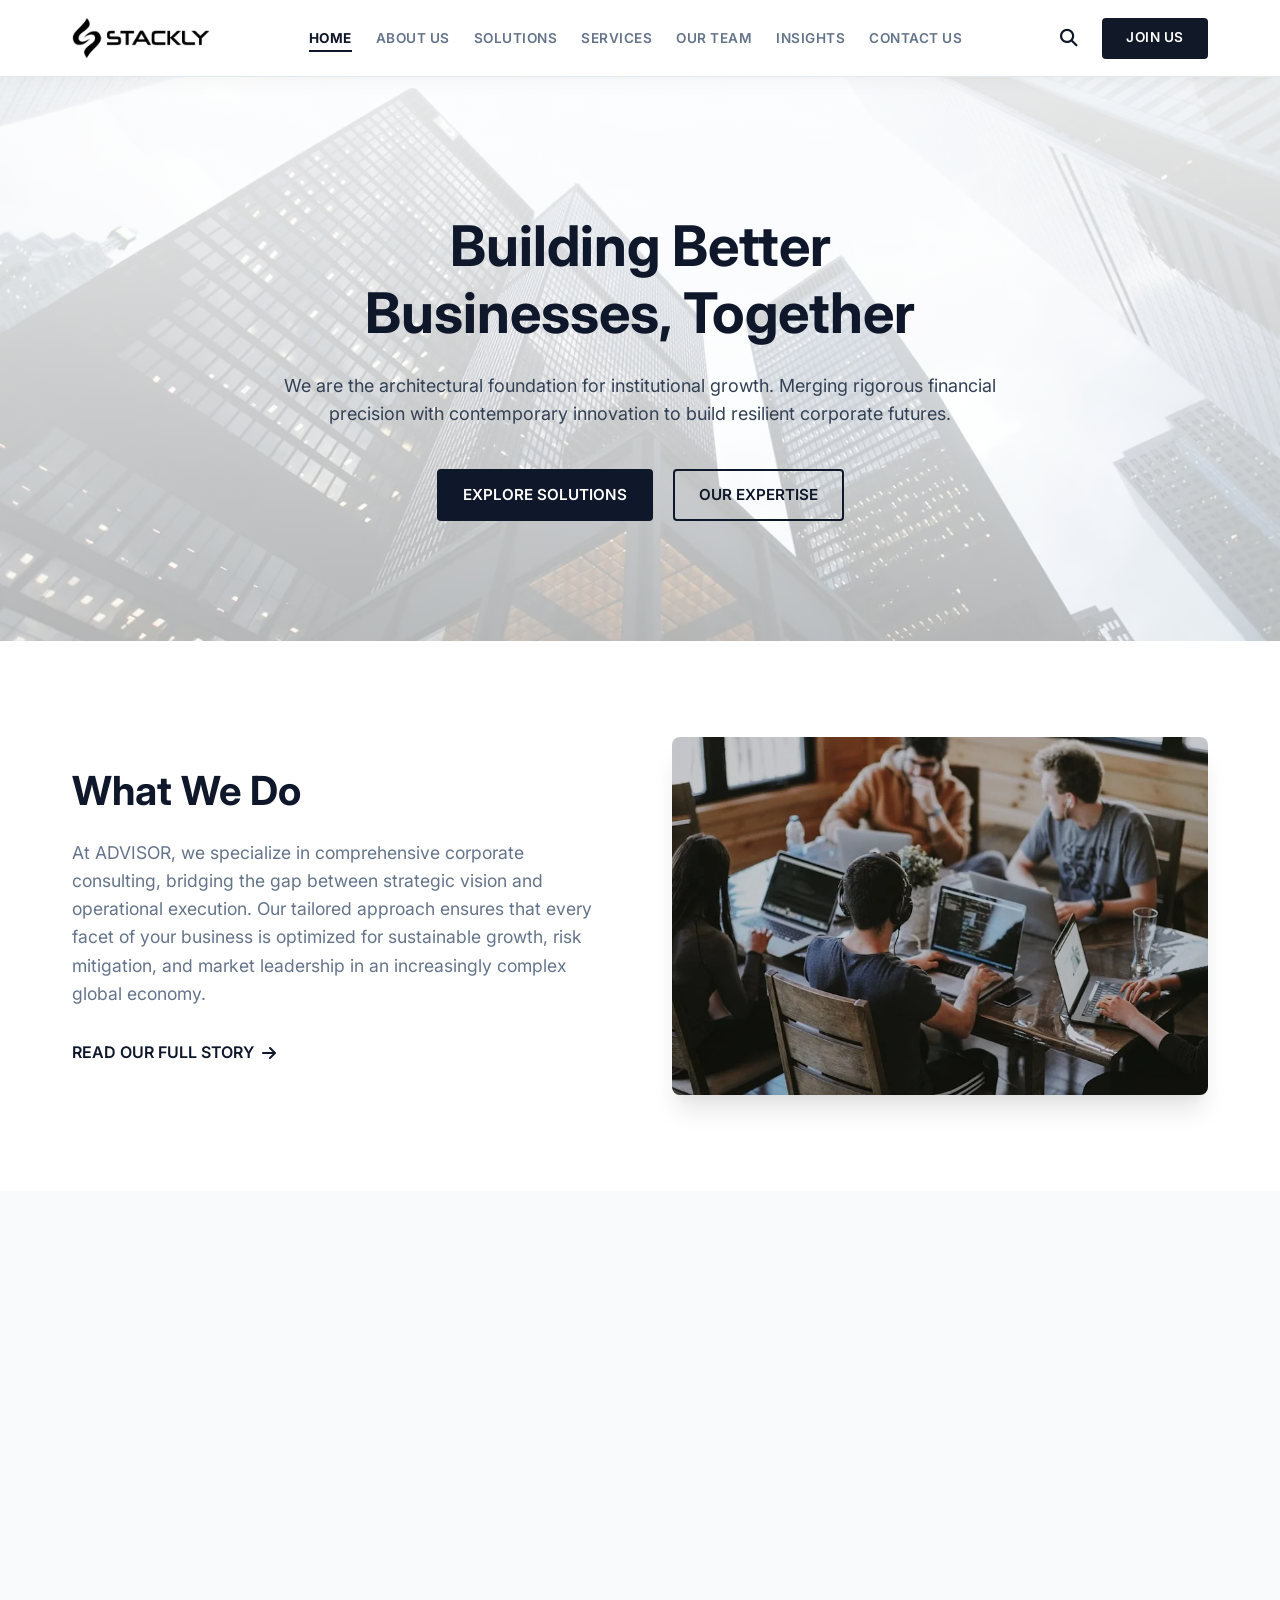
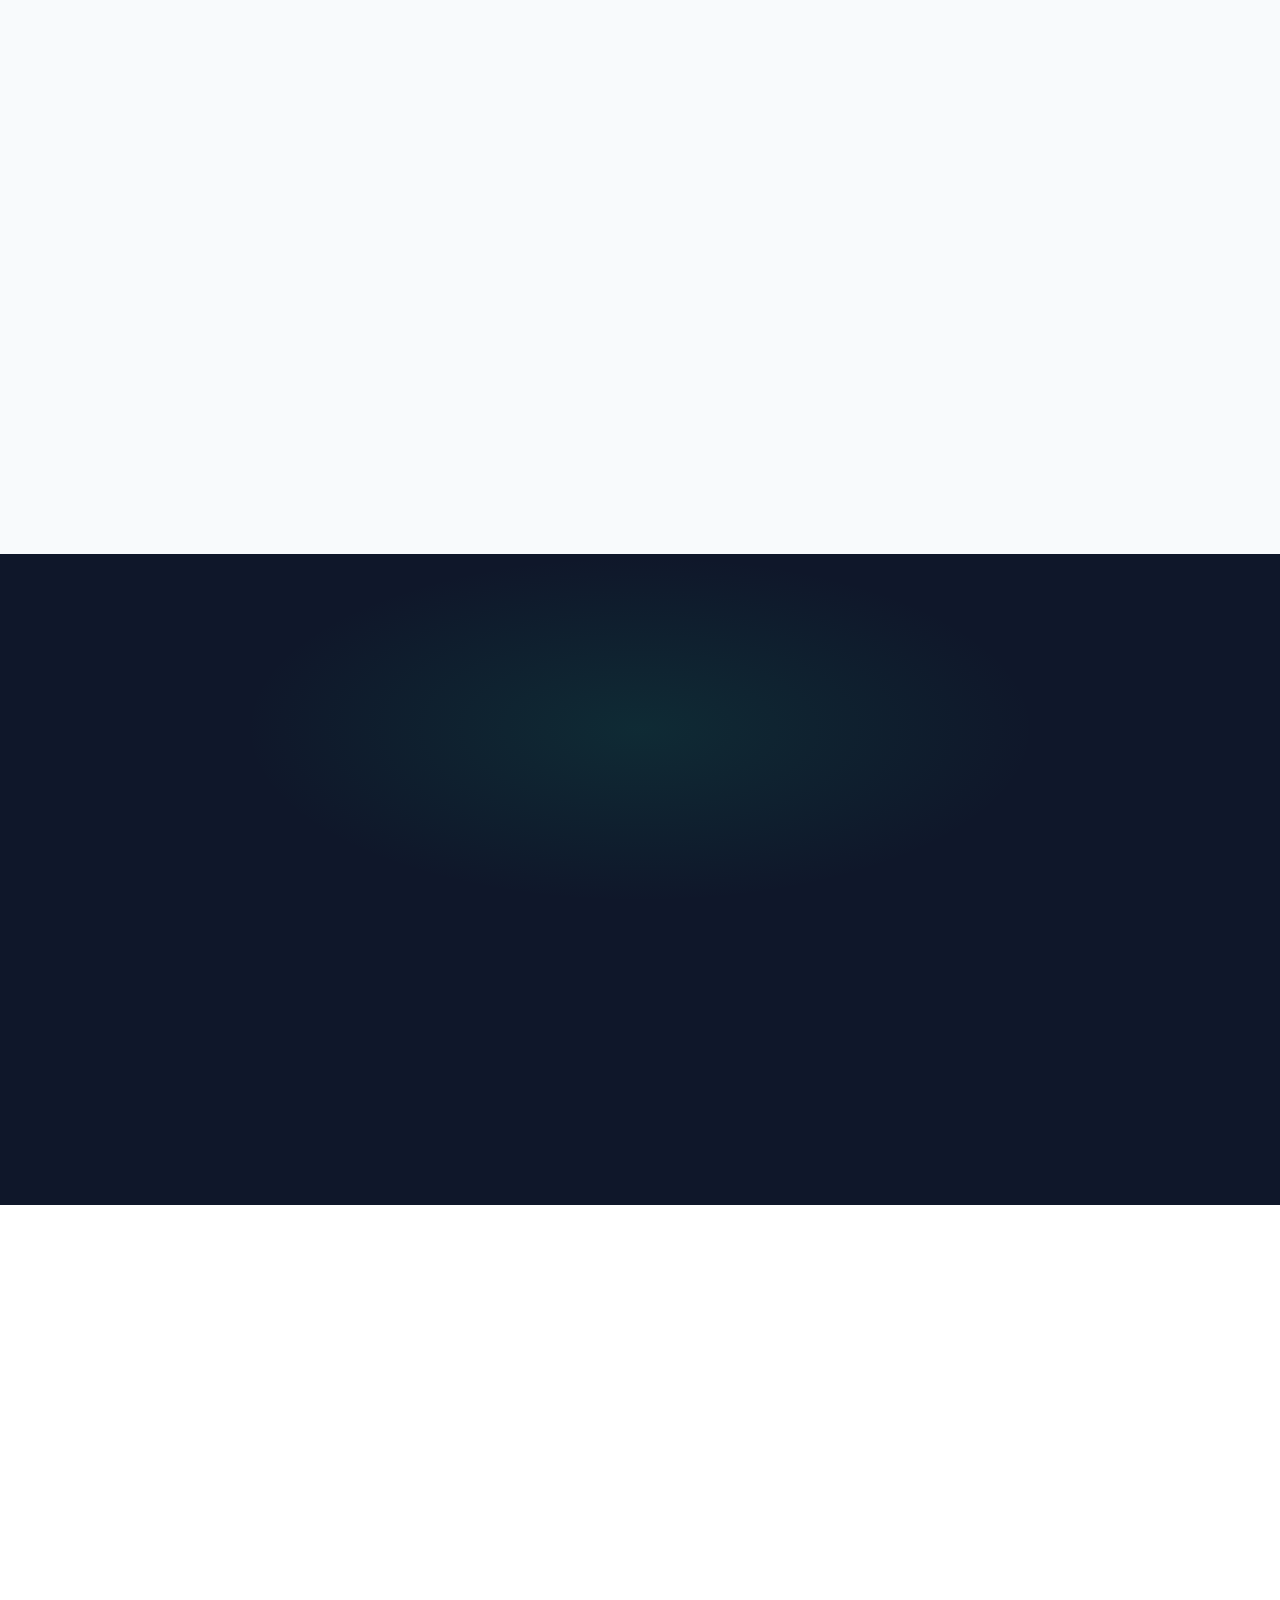
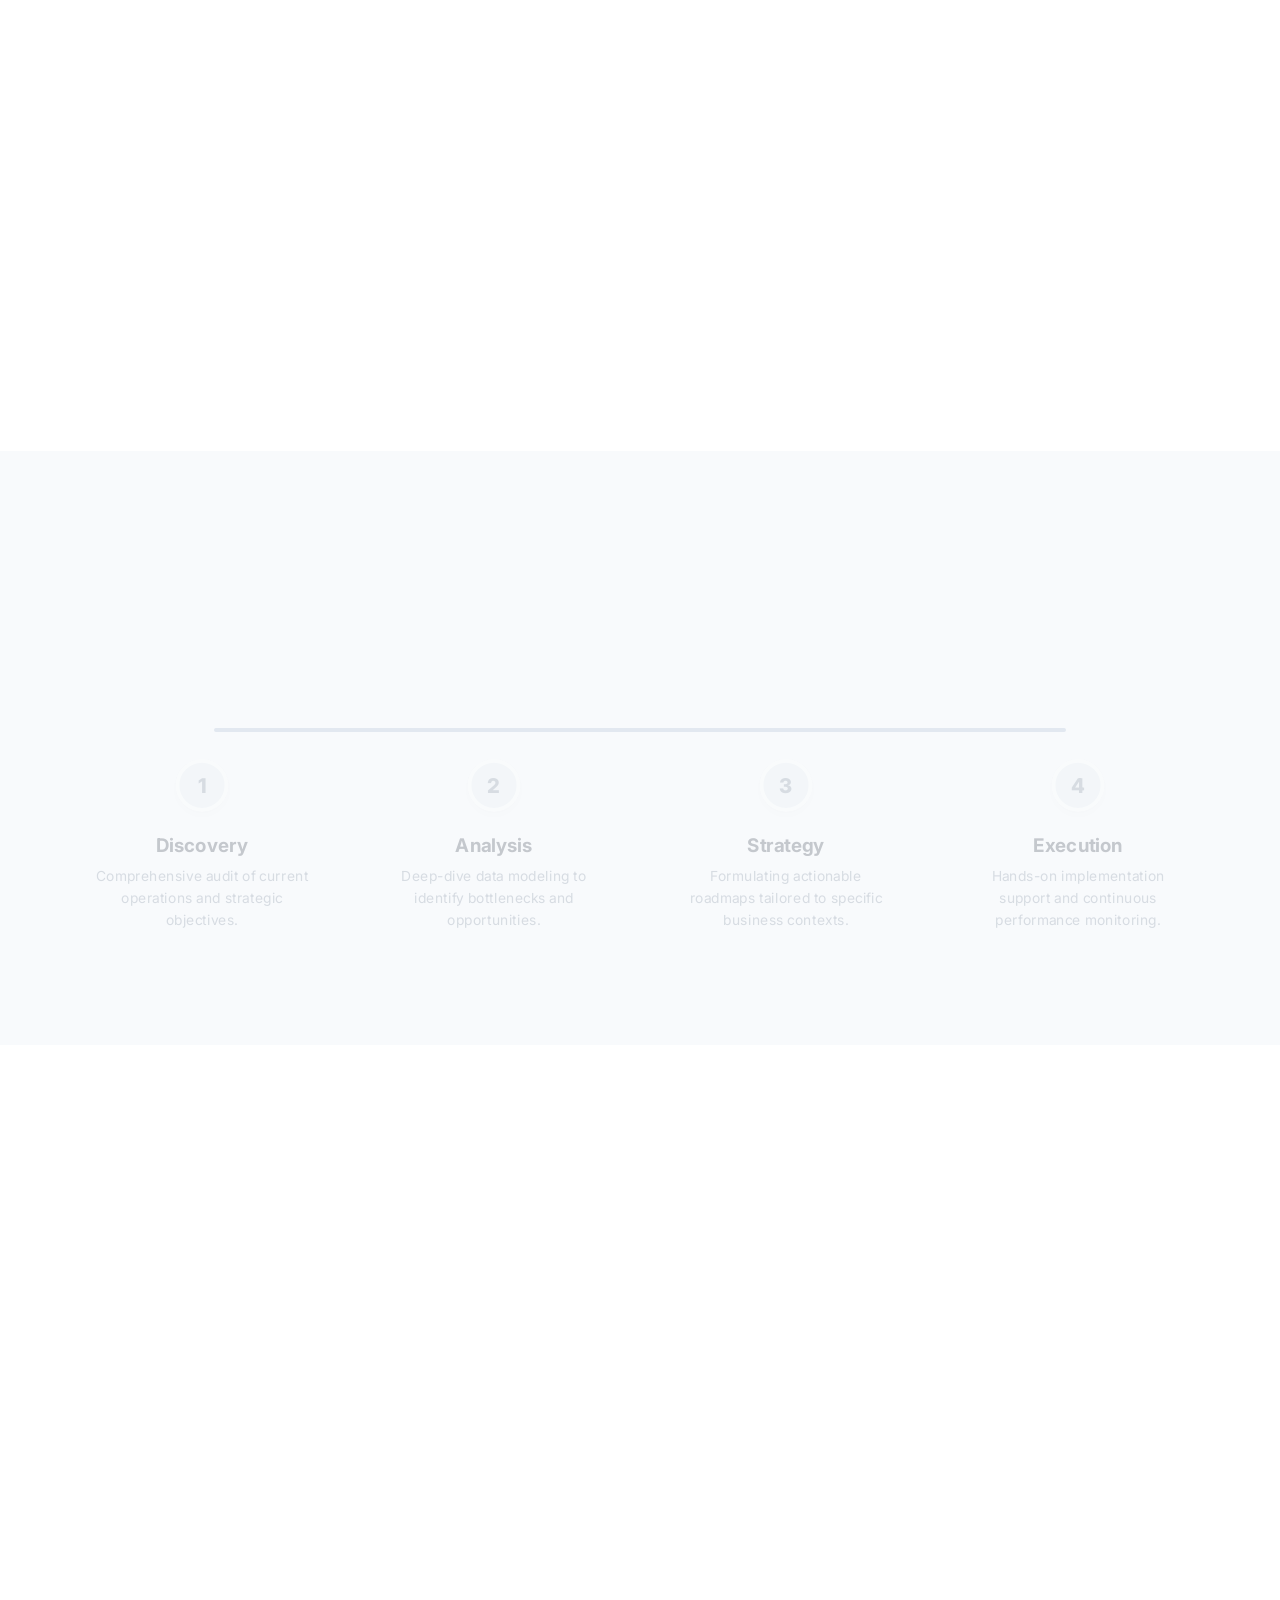
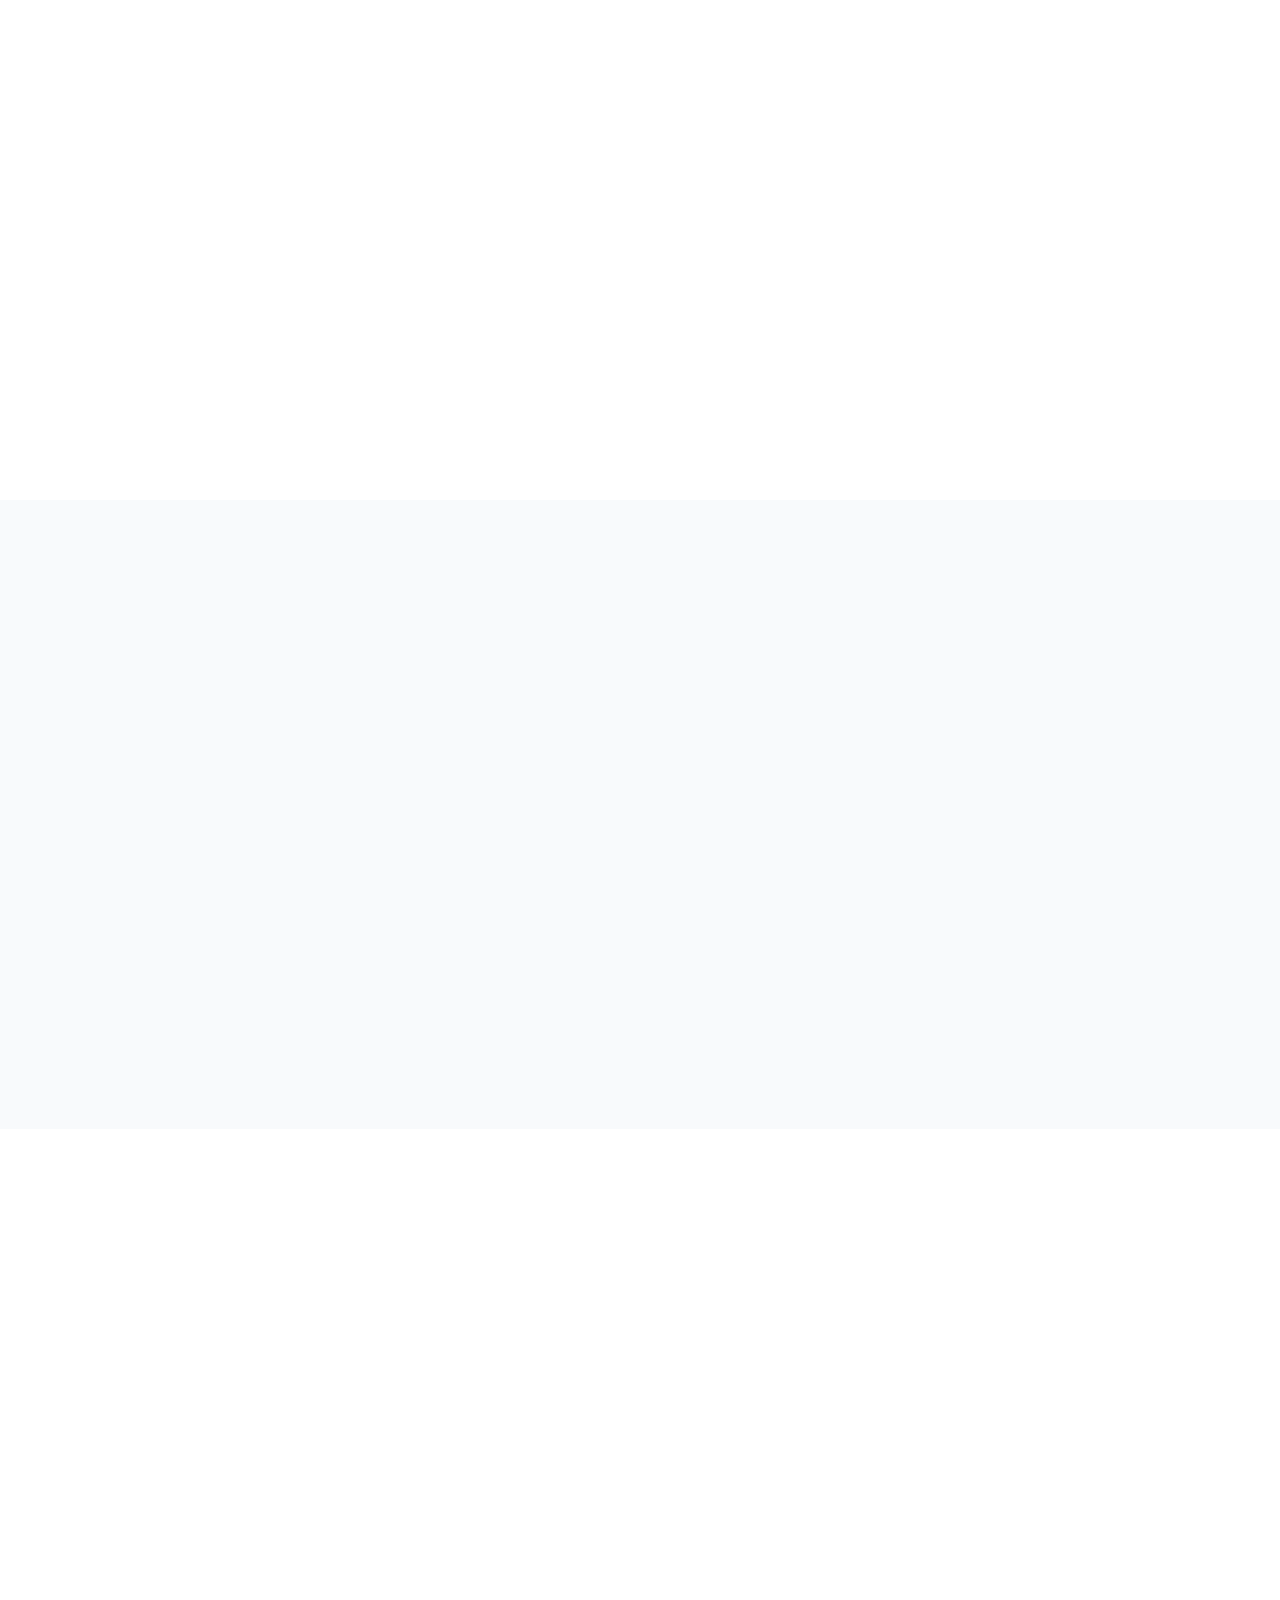
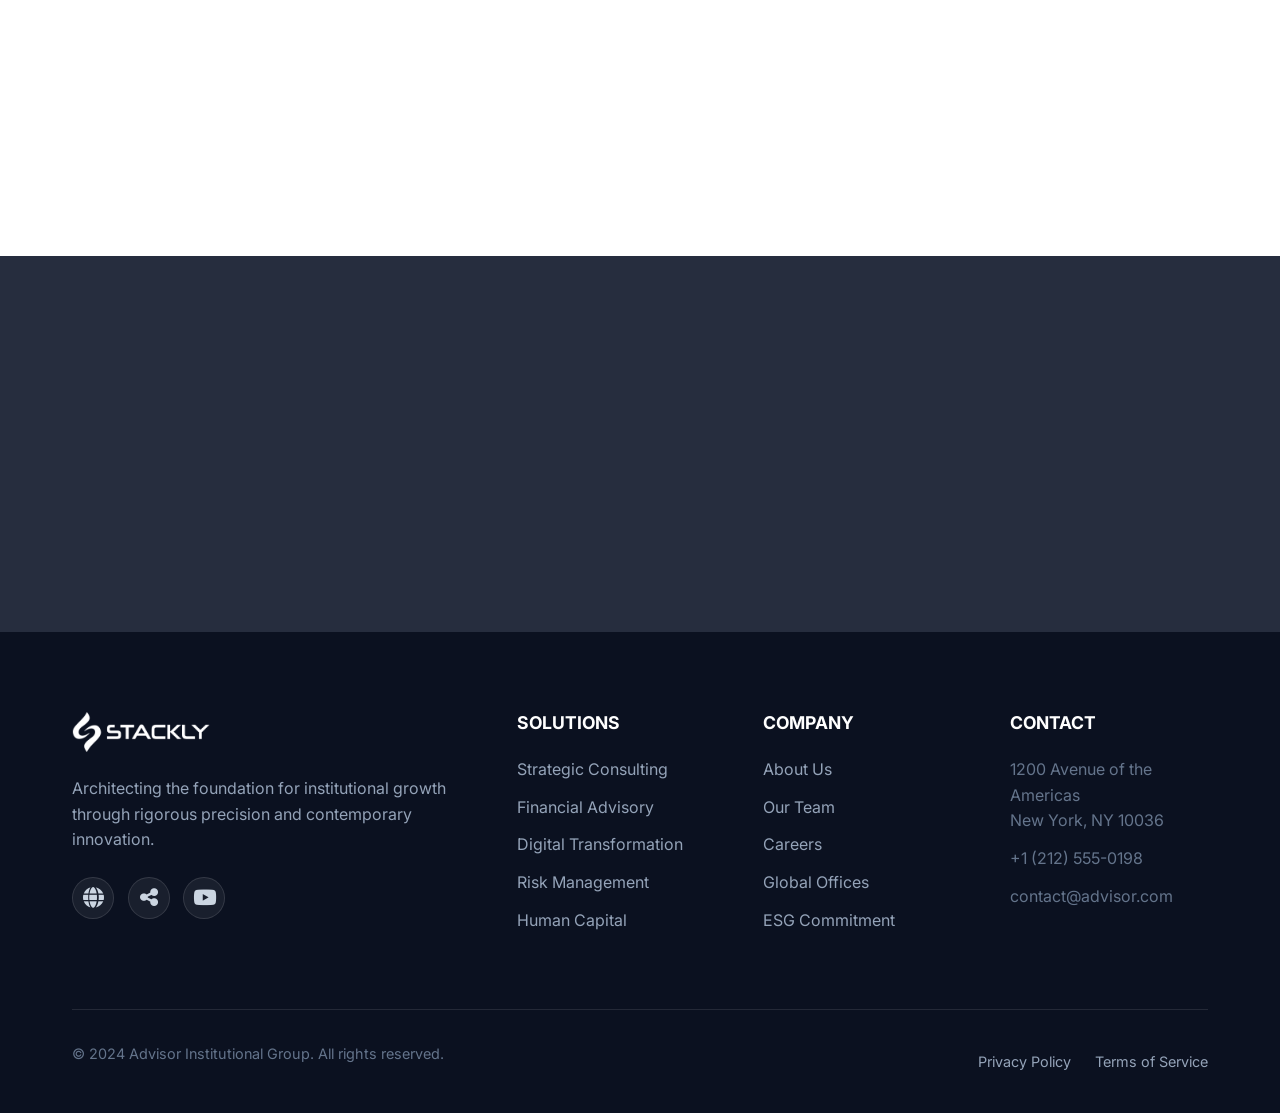
<file: index.html>
<!DOCTYPE html>
<html lang="en">
<head>
    <meta charset="UTF-8">
    <meta name="viewport" content="width=device-width, initial-scale=1.0">
    <title>Stratex - Building Better Businesses, Together</title>
    <link rel="preconnect" href="https://fonts.googleapis.com">
    <link rel="preconnect" href="https://fonts.gstatic.com" crossorigin>
    <link href="https://fonts.googleapis.com/css2?family=Inter:wght@300;400;500;600;700;800&display=swap" rel="stylesheet">
    <link rel="stylesheet" href="https://cdnjs.cloudflare.com/ajax/libs/font-awesome/6.4.0/css/all.min.css">
    <link rel="stylesheet" href="css/styles.css">
</head>
<body>
    <!-- Top Scroll Progress Indicator -->
    <div class="scroll-progress-bar" id="scrollProgressBar"></div>

    <!-- Navbar -->
    <nav class="navbar">
        <div class="container nav-container">
            <div class="logo">
                <a href="index.html" style="display: flex; align-items: center;">
                    <img src="assets/logo-stackly.webp" alt="ADVISOR Logo" class="logo-icon">
                </a>
            </div>
            <ul class="nav-links">
                <li><a href="index.html" class="active">HOME</a></li>
                <li><a href="about.html">ABOUT US</a></li>
                <li><a href="solutions.html">SOLUTIONS</a></li>
                <li><a href="services.html">SERVICES</a></li>
                <li><a href="teams.html">OUR TEAM</a></li>
                <li><a href="insights.html">INSIGHTS</a></li>
                <li><a href="contact.html">CONTACT US</a></li>
            </ul>
            <div class="nav-actions">
                <button class="icon-btn search-icon" aria-label="Search"><i class="fa-solid fa-magnifying-glass"></i></button>
                <a href="signin.html" class="btn btn-primary join-btn">JOIN US</a>
                <button class="nav-hamburger-btn" id="nav-hamburger-btn" aria-label="Open Navigation Drawer" type="button">
                    <i class="fa-solid fa-bars"></i>
                </button>
            </div>
        </div>
    </nav>

    <!-- Hero Section -->
    <header class="hero">
        <div class="hero-overlay"></div>
        <div class="container hero-content">
            <h1>Building Better<br>Businesses, Together</h1>
            <p>We are the architectural foundation for institutional growth. Merging rigorous financial precision with contemporary innovation to build resilient corporate futures.</p>
            <div class="hero-buttons">
                <a href="404.html" class="btn btn-primary">EXPLORE SOLUTIONS</a>
                <a href="404.html" class="btn btn-secondary">OUR EXPERTISE</a>
            </div>
        </div>
    </header>

    <!-- What We Do Section -->
    <section class="what-we-do section-padding">
        <div class="container wwd-container">
            <div class="wwd-text">
                <h2>What We Do</h2>
                <p>At ADVISOR, we specialize in comprehensive corporate consulting, bridging the gap between strategic vision and operational execution. Our tailored approach ensures that every facet of your business is optimized for sustainable growth, risk mitigation, and market leadership in an increasingly complex global economy.</p>
                <a href="404.html" class="link-arrow">READ OUR FULL STORY <i class="fa-solid fa-arrow-right"></i></a>
            </div>
            <div class="wwd-image">
                <img src="assets/what-we-do-team.webp" alt="Team collaborating in a modern office">
            </div>
        </div>
    </section>

    <!-- Our Core Solutions Section -->
    <section class="core-solutions section-padding bg-light">
        <div class="container">
            <div class="section-header align-left">
                <h2>Our Core Solutions</h2>
                <p>Strategic frameworks designed for scale, security, and market dominance.</p>
            </div>
            <div class="solutions-grid">
                <!-- Solution Card 1 -->
                <div class="solution-card">
                    <div class="icon-box"><i class="fa-solid fa-chart-line"></i></div>
                    <h3>Institutional Strategy</h3>
                    <p>Architecting long-term financial resilience and structural optimization for enterprise-scale operations.</p>
                </div>
                <!-- Solution Card 2 -->
                <div class="solution-card">
                    <div class="icon-box"><i class="fa-solid fa-magnifying-glass-chart"></i></div>
                    <h3>Market Intelligence</h3>
                    <p>Data-driven insights and predictive modeling to navigate complex global economic landscapes.</p>
                </div>
                <!-- Solution Card 3 -->
                <div class="solution-card">
                    <div class="icon-box"><i class="fa-solid fa-shield-halved"></i></div>
                    <h3>Risk Mitigation</h3>
                    <p>Comprehensive frameworks to identify, assess, and neutralize systemic corporate vulnerabilities.</p>
                </div>
                <!-- Solution Card 4 -->
                <div class="solution-card">
                    <div class="icon-box"><i class="fa-solid fa-gears"></i></div>
                    <h3>Operational Transformation</h3>
                    <p>Streamlining processes and integrating digital solutions to maximize efficiency and ROI.</p>
                </div>
                <!-- Solution Card 5 -->
                <div class="solution-card">
                    <div class="icon-box"><i class="fa-solid fa-users"></i></div>
                    <h3>Human Capital</h3>
                    <p>Developing leadership pipelines and optimizing workforce structures for scalable growth.</p>
                </div>
                <!-- Solution Card 6 -->
                <div class="solution-card">
                    <div class="icon-box"><i class="fa-solid fa-globe"></i></div>
                    <h3>Global Expansion</h3>
                    <p>Strategic guidance and compliance frameworks for entering and dominating new international markets.</p>
                </div>
            </div>
        </div>
    </section>

    <!-- Why Choose Us Section -->
    <section class="why-choose-us section-padding">
        <div class="container text-center">
            <h2>Why Businesses Choose Us</h2>
            <p class="subtitle">We deliver quantifiable results through a proven methodology, deeply rooted in industry expertise and data-driven analysis.</p>
            <div class="stats-grid">
                <div class="stat-item">
                    <div class="stat-icon"><i class="fa-solid fa-trophy"></i></div>
                    <div class="stat-number" data-count="98.4" data-suffix="%">98.4%</div>
                    <h4>Proven Excellence</h4>
                    <p>Decades of collective experience delivering transformative results for Fortune 500s.</p>
                </div>
                <div class="stat-item">
                    <div class="stat-icon"><i class="fa-solid fa-chart-pie"></i></div>
                    <div class="stat-number" data-count="50" data-prefix="$" data-suffix="B+">$50B+</div>
                    <h4>Data-Driven Insights</h4>
                    <p>Leveraging advanced analytics to uncover hidden opportunities and mitigate unseen risks.</p>
                </div>
                <div class="stat-item">
                    <div class="stat-icon"><i class="fa-solid fa-handshake"></i></div>
                    <div class="stat-number" data-count="500" data-suffix="+">500+</div>
                    <h4>Dedicated Partnership</h4>
                    <p>We act as an extension of your executive team, fully invested in your long-term success.</p>
                </div>
                <div class="stat-item">
                    <div class="stat-icon"><i class="fa-solid fa-earth-americas"></i></div>
                    <div class="stat-number" data-count="40" data-suffix="+">40+</div>
                    <h4>Global Perspective</h4>
                    <p>Local nuance combined with international macroeconomic understanding.</p>
                </div>
            </div>
        </div>
    </section>

    <!-- Featured Projects Section -->
    <section class="featured-projects section-padding">
        <div class="container">
            <div class="section-header flex-header">
                <div>
                    <h2>Featured Projects</h2>
                    <p>Real-world impact across key industries.</p>
                </div>
                <a href="404.html" class="link-arrow">VIEW ALL CASE STUDIES <i class="fa-solid fa-arrow-right"></i></a>
            </div>
            <div class="projects-grid">
                <div class="project-card">
                    <div class="project-image">
                        <img src="assets/project-global-bank.webp" alt="Global Bank Restructuring">
                        <span class="project-tag">FINANCIAL SERVICES</span>
                    </div>
                    <div class="project-content">
                        <h3>Global Bank Restructuring</h3>
                        <p>Streamlined operations resulting in a 24% reduction in overhead and modernized digital infrastructure.</p>
                    </div>
                </div>
                <div class="project-card">
                    <div class="project-image">
                        <img src="assets/project-ai-supply-chain.webp" alt="SaaS Scale-Up Strategy">
                        <span class="project-tag">TECHNOLOGY</span>
                    </div>
                    <div class="project-content">
                        <h3>SaaS Scale-Up Strategy</h3>
                        <p>Guided a Series B startup through international market entry, doubling ARR within 18 months.</p>
                    </div>
                </div>
            </div>
        </div>
    </section>

    <!-- Our Approach Section -->
    <section class="our-approach section-padding bg-light">
        <div class="container text-center">
            <h2>Our Approach</h2>
            <p class="subtitle">A systematic methodology for consistent value creation.</p>
            
            <div class="timeline">
                <div class="timeline-progress-bar" id="timelineProgressBar"></div>
                <div class="timeline-step">
                    <div class="step-number">1</div>
                    <h4>Discovery</h4>
                    <p>Comprehensive audit of current operations and strategic objectives.</p>
                </div>
                <div class="timeline-step">
                    <div class="step-number">2</div>
                    <h4>Analysis</h4>
                    <p>Deep-dive data modeling to identify bottlenecks and opportunities.</p>
                </div>
                <div class="timeline-step">
                    <div class="step-number">3</div>
                    <h4>Strategy</h4>
                    <p>Formulating actionable roadmaps tailored to specific business contexts.</p>
                </div>
                <div class="timeline-step">
                    <div class="step-number">4</div>
                    <h4>Execution</h4>
                    <p>Hands-on implementation support and continuous performance monitoring.</p>
                </div>
            </div>
        </div>
    </section>

    <!-- Industries We Serve Section -->
    <section class="industries section-padding">
        <div class="container text-center">
            <h2>Industries We Serve</h2>
            <p class="subtitle">Specialized advisory and transformation architectures tailored to the regulatory, technological, and competitive demands of pivotal global sectors.</p>
            
            <div class="industries-grid">
                <div class="industry-card">
                    <div class="ind-icon"><i class="fa-solid fa-building-columns"></i></div>
                    <h4>Financial Services</h4>
                    <p>Guiding tier-one banks, asset managers, and fintech leaders through capital adequacy, liquidity compliance, and core operational modernizations.</p>
                    <a href="404.html" class="link-arrow text-sm">VIEW SECTOR SOLUTIONS <i class="fa-solid fa-arrow-right"></i></a>
                </div>
                <div class="industry-card">
                    <div class="ind-icon"><i class="fa-solid fa-heart-pulse"></i></div>
                    <h4>Healthcare</h4>
                    <p>Optimizing clinical delivery systems, bio-pharma supply chains, and complex payer-provider consolidations to unlock sustainable value.</p>
                    <a href="404.html" class="link-arrow text-sm">VIEW SECTOR SOLUTIONS <i class="fa-solid fa-arrow-right"></i></a>
                </div>
                <div class="industry-card">
                    <div class="ind-icon"><i class="fa-solid fa-laptop-code"></i></div>
                    <h4>Technology & SaaS</h4>
                    <p>Accelerating enterprise ARR expansion, cloud architecture ROI, and go-to-market scaling for high-growth tech platforms.</p>
                    <a href="404.html" class="link-arrow text-sm">VIEW SECTOR SOLUTIONS <i class="fa-solid fa-arrow-right"></i></a>
                </div>
                <div class="industry-card">
                    <div class="ind-icon"><i class="fa-solid fa-industry"></i></div>
                    <h4>Manufacturing</h4>
                    <p>Transforming factory automation, lean procurement, and global logistics networks to resist systemic geopolitical shocks.</p>
                    <a href="404.html" class="link-arrow text-sm">VIEW SECTOR SOLUTIONS <i class="fa-solid fa-arrow-right"></i></a>
                </div>
                <div class="industry-card">
                    <div class="ind-icon"><i class="fa-solid fa-bolt"></i></div>
                    <h4>Energy & Utilities</h4>
                    <p>Structuring capital-intensive energy transitions, grid resilience roadmaps, and decarbonization mandates with institutional rigor.</p>
                    <a href="404.html" class="link-arrow text-sm">VIEW SECTOR SOLUTIONS <i class="fa-solid fa-arrow-right"></i></a>
                </div>
                <div class="industry-card">
                    <div class="ind-icon"><i class="fa-solid fa-store"></i></div>
                    <h4>Retail & Consumer</h4>
                    <p>Re-engineering omnichannel fulfillment, unit margin optimization, and consumer brand portfolios across competitive global markets.</p>
                    <a href="404.html" class="link-arrow text-sm">VIEW SECTOR SOLUTIONS <i class="fa-solid fa-arrow-right"></i></a>
                </div>
            </div>
        </div>
    </section>

    <!-- Client Success Stories Section -->
    <section class="testimonials section-padding bg-light">
        <div class="container">
            <h2 class="text-center">Client Success Stories</h2>
            <div class="testimonial-grid">
                <div class="testimonial-card">
                    <div class="stars">
                        <i class="fa-solid fa-star"></i><i class="fa-solid fa-star"></i><i class="fa-solid fa-star"></i><i class="fa-solid fa-star"></i><i class="fa-solid fa-star"></i>
                    </div>
                    <p class="quote">"ADVISOR provided the strategic clarity we desperately needed during our post-merger integration. Their team's deep understanding of operational synergy saved us millions."</p>
                    <div class="author">
                        <strong>Sarah Jenkins</strong>
                        <span>CEO, MERIDIAN FINANCIAL</span>
                    </div>
                </div>
                <div class="testimonial-card">
                    <div class="stars">
                        <i class="fa-solid fa-star"></i><i class="fa-solid fa-star"></i><i class="fa-solid fa-star"></i><i class="fa-solid fa-star"></i><i class="fa-solid fa-star"></i>
                    </div>
                    <p class="quote">"The market intelligence models they built for us became the bedrock of our expansion strategy. Highly professional, incisive, and impactful."</p>
                    <div class="author">
                        <strong>David Chen</strong>
                        <span>VP STRATEGY, TECHNOVA INC.</span>
                    </div>
                </div>
            </div>
        </div>
    </section>

    <!-- Latest Insights Section -->
    <section class="insights section-padding">
        <div class="container">
            <div class="section-header flex-header">
                <div>
                    <h2>Latest Insights</h2>
                    <p>Thought leadership from our advisory partners.</p>
                </div>
                <a href="404.html" class="link-arrow">READ ALL ARTICLES <i class="fa-solid fa-arrow-right"></i></a>
            </div>
            <div class="insights-grid">
                <div class="insight-card">
                    <img src="assets/insight-economic-headwinds.webp" alt="Navigating Economic Headwinds">
                    <div class="insight-content">
                        <span class="date">MARKET TRENDS • OCT 12, 2023</span>
                        <h3>Navigating Economic Headwinds in 2024</h3>
                    </div>
                </div>
                <div class="insight-card">
                    <img src="assets/insight-esg-mandates.webp" alt="ESG in Corporate Governance">
                    <div class="insight-content">
                        <span class="date">STRATEGY • SEP 28, 2023</span>
                        <h3>The Future of ESG in Corporate Governance</h3>
                    </div>
                </div>
                <div class="insight-card">
                    <img src="assets/insight-digital-banking.webp" alt="Optimizing Supply Chains">
                    <div class="insight-content">
                        <span class="date">OPERATIONS • SEP 15, 2023</span>
                        <h3>Optimizing Supply Chains for Resilience</h3>
                    </div>
                </div>
            </div>
        </div>
    </section>

    <!-- CTA Section -->
    <section class="cta-section">
        <div class="cta-overlay"></div>
        <div class="container cta-content">
            <h2>Let's Grow Your Business</h2>
            <p>Engage with our senior advisory team to blueprint your next decade of growth.</p>
            <a href="404.html" class="btn btn-accent">SCHEDULE A CONSULTATION</a>
        </div>
    </section>

    <!-- Footer -->
    <footer class="footer">
        <div class="container footer-grid">
            <div class="footer-brand">
                <div class="logo">
                    <img src="assets/logo-stackly.webp" alt="ADVISOR Logo" class="logo-icon">
                </div>
                <p>Architecting the foundation for institutional growth through rigorous precision and contemporary innovation.</p>
                <div class="social-links">
                    <a href="404.html" aria-label="Globe"><i class="fa-solid fa-globe"></i></a>
                    <a href="404.html" aria-label="Share"><i class="fa-solid fa-share-nodes"></i></a>
                    <a href="404.html" aria-label="YouTube"><i class="fa-brands fa-youtube"></i></a>
                </div>
            </div>
            <div class="footer-links">
                <h4>SOLUTIONS</h4>
                <ul>
                    <li><a href="solutions.html#practice-01">Strategic Consulting</a></li>
                    <li><a href="solutions.html#practice-02">Financial Advisory</a></li>
                    <li><a href="solutions.html#practice-04">Digital Transformation</a></li>
                    <li><a href="solutions.html#practice-06">Risk Management</a></li>
                    <li><a href="solutions.html#practice-05">Human Capital</a></li>
                </ul>
            </div>
            <div class="footer-links">
                <h4>COMPANY</h4>
                <ul>
                    <li><a href="about.html">About Us</a></li>
                    <li><a href="teams.html">Our Team</a></li>
                    <li><a href="#">Careers</a></li>
                    <li><a href="#">Global Offices</a></li>
                    <li><a href="#">ESG Commitment</a></li>
                </ul>
            </div>
            <div class="footer-contact">
                <h4>CONTACT</h4>
                <p>1200 Avenue of the Americas<br>New York, NY 10036</p>
                <p>+1 (212) 555-0198</p>
                <p>contact@advisor.com</p>
            </div>
        </div>
        <div class="container">
            <div class="footer-bottom">
                <p>&copy; 2024 Advisor Institutional Group. All rights reserved.</p>
                <div class="bottom-links">
                    <a href="#">Privacy Policy</a>
                    <a href="#">Terms of Service</a>
                </div>
            </div>
        </div>
    </footer>

    <!-- Floating Back to Top Button -->
    <button class="back-to-top-btn" id="backToTopBtn" aria-label="Back to top" type="button">
        <i class="fa-solid fa-chevron-up"></i>
    </button>

    <script src="js/main.js"></script>
</body>
</html>
</file>
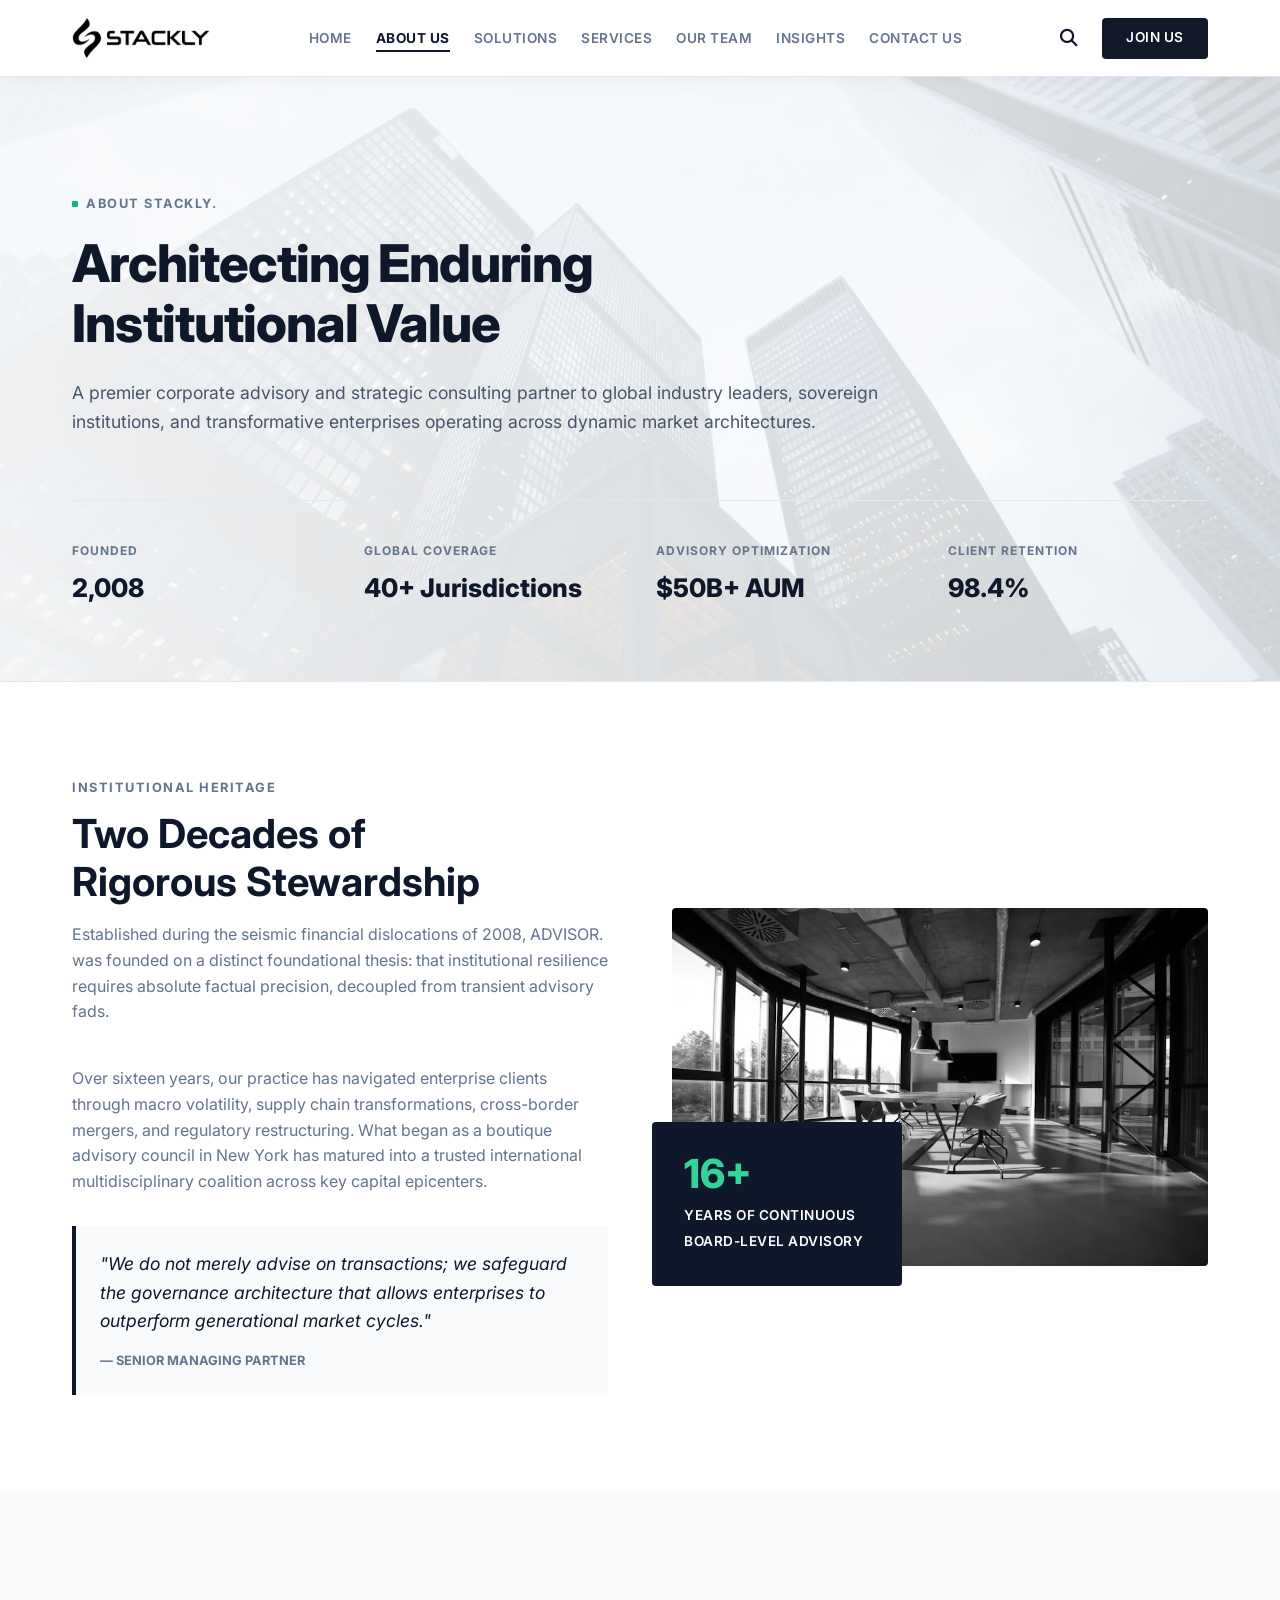
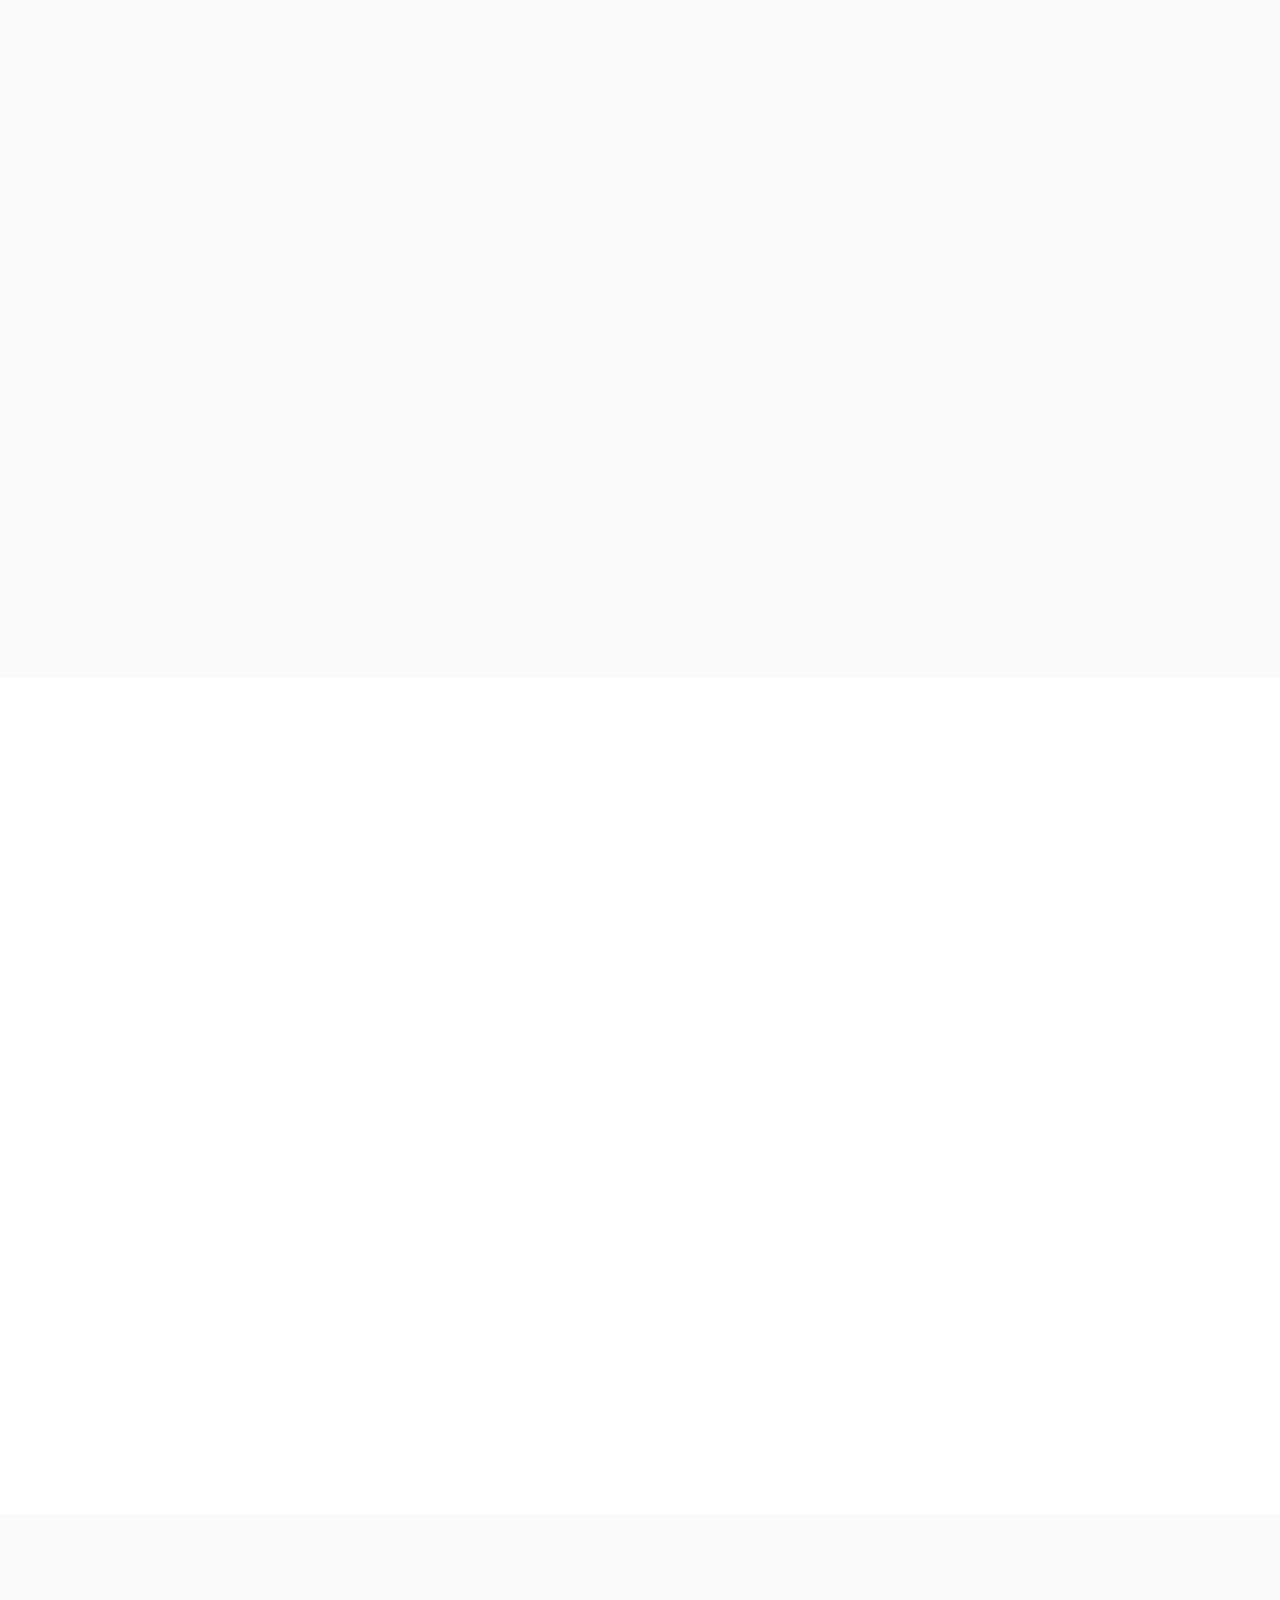
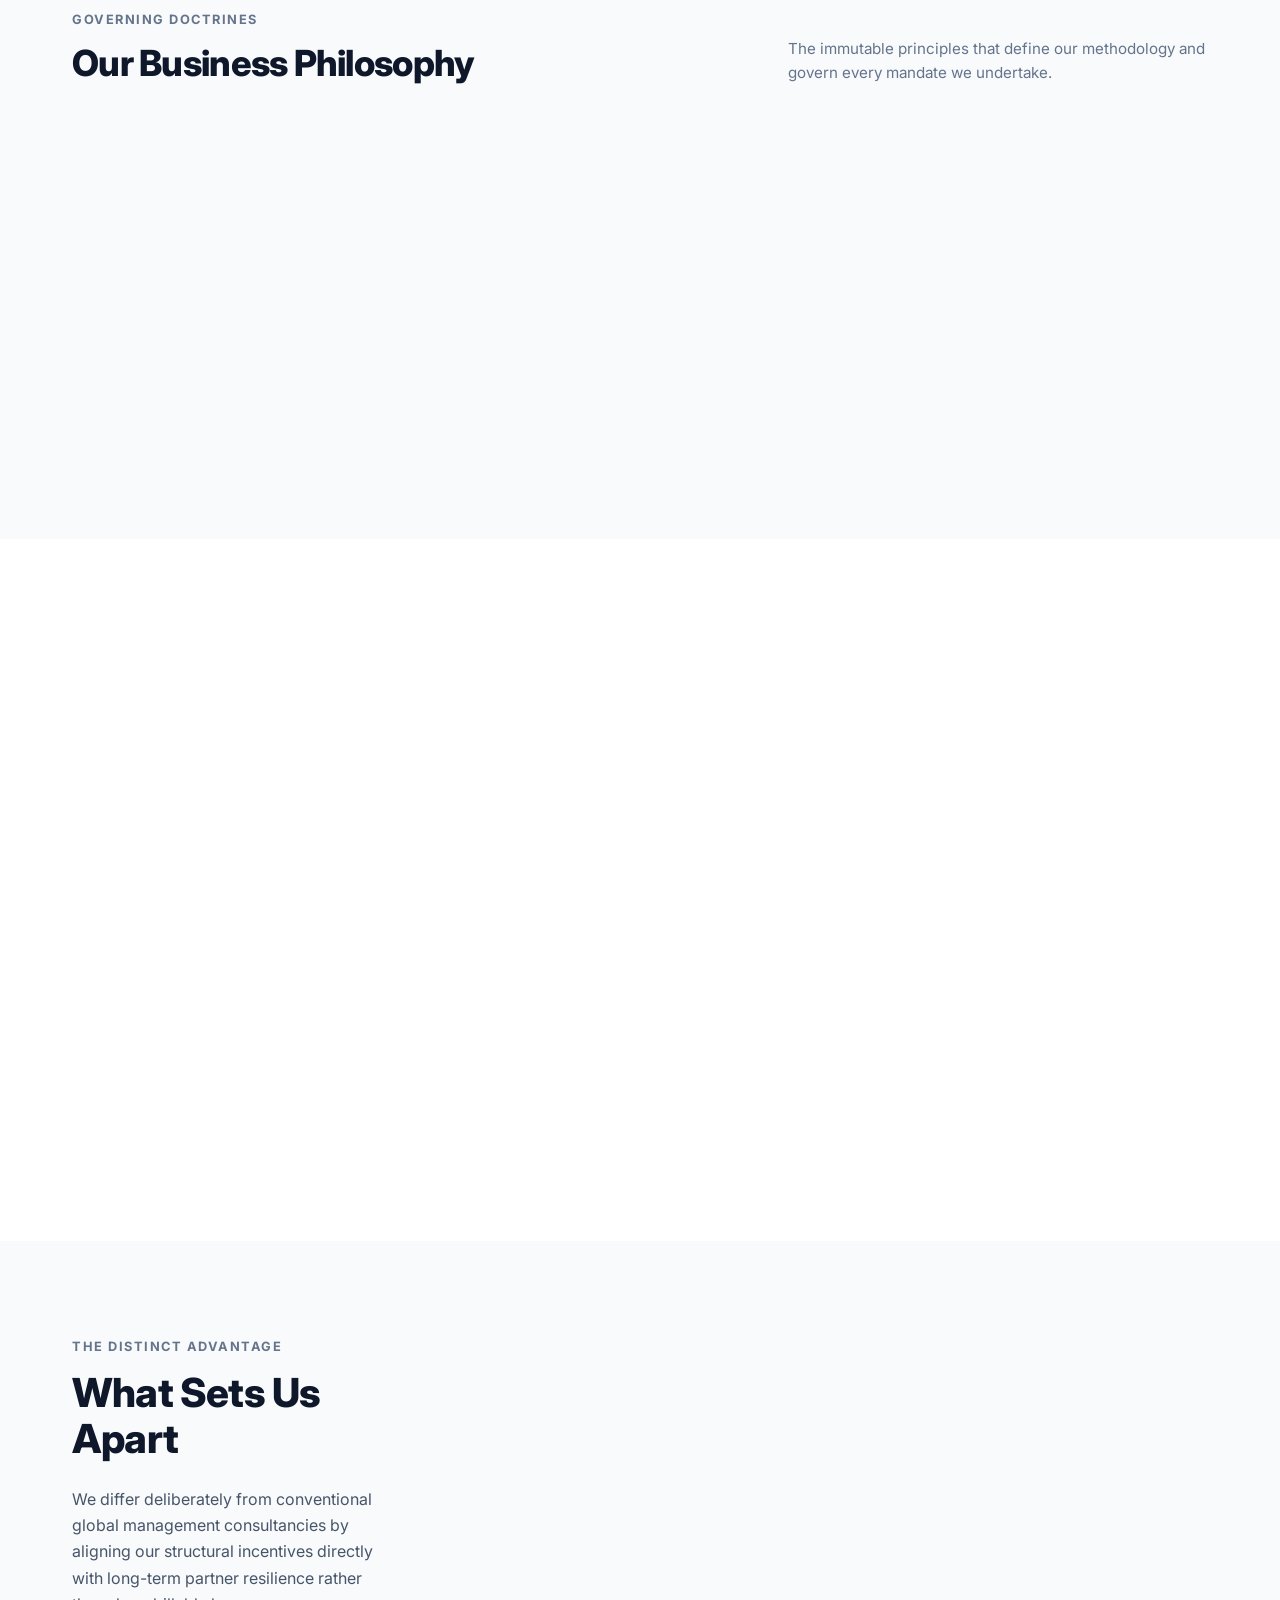
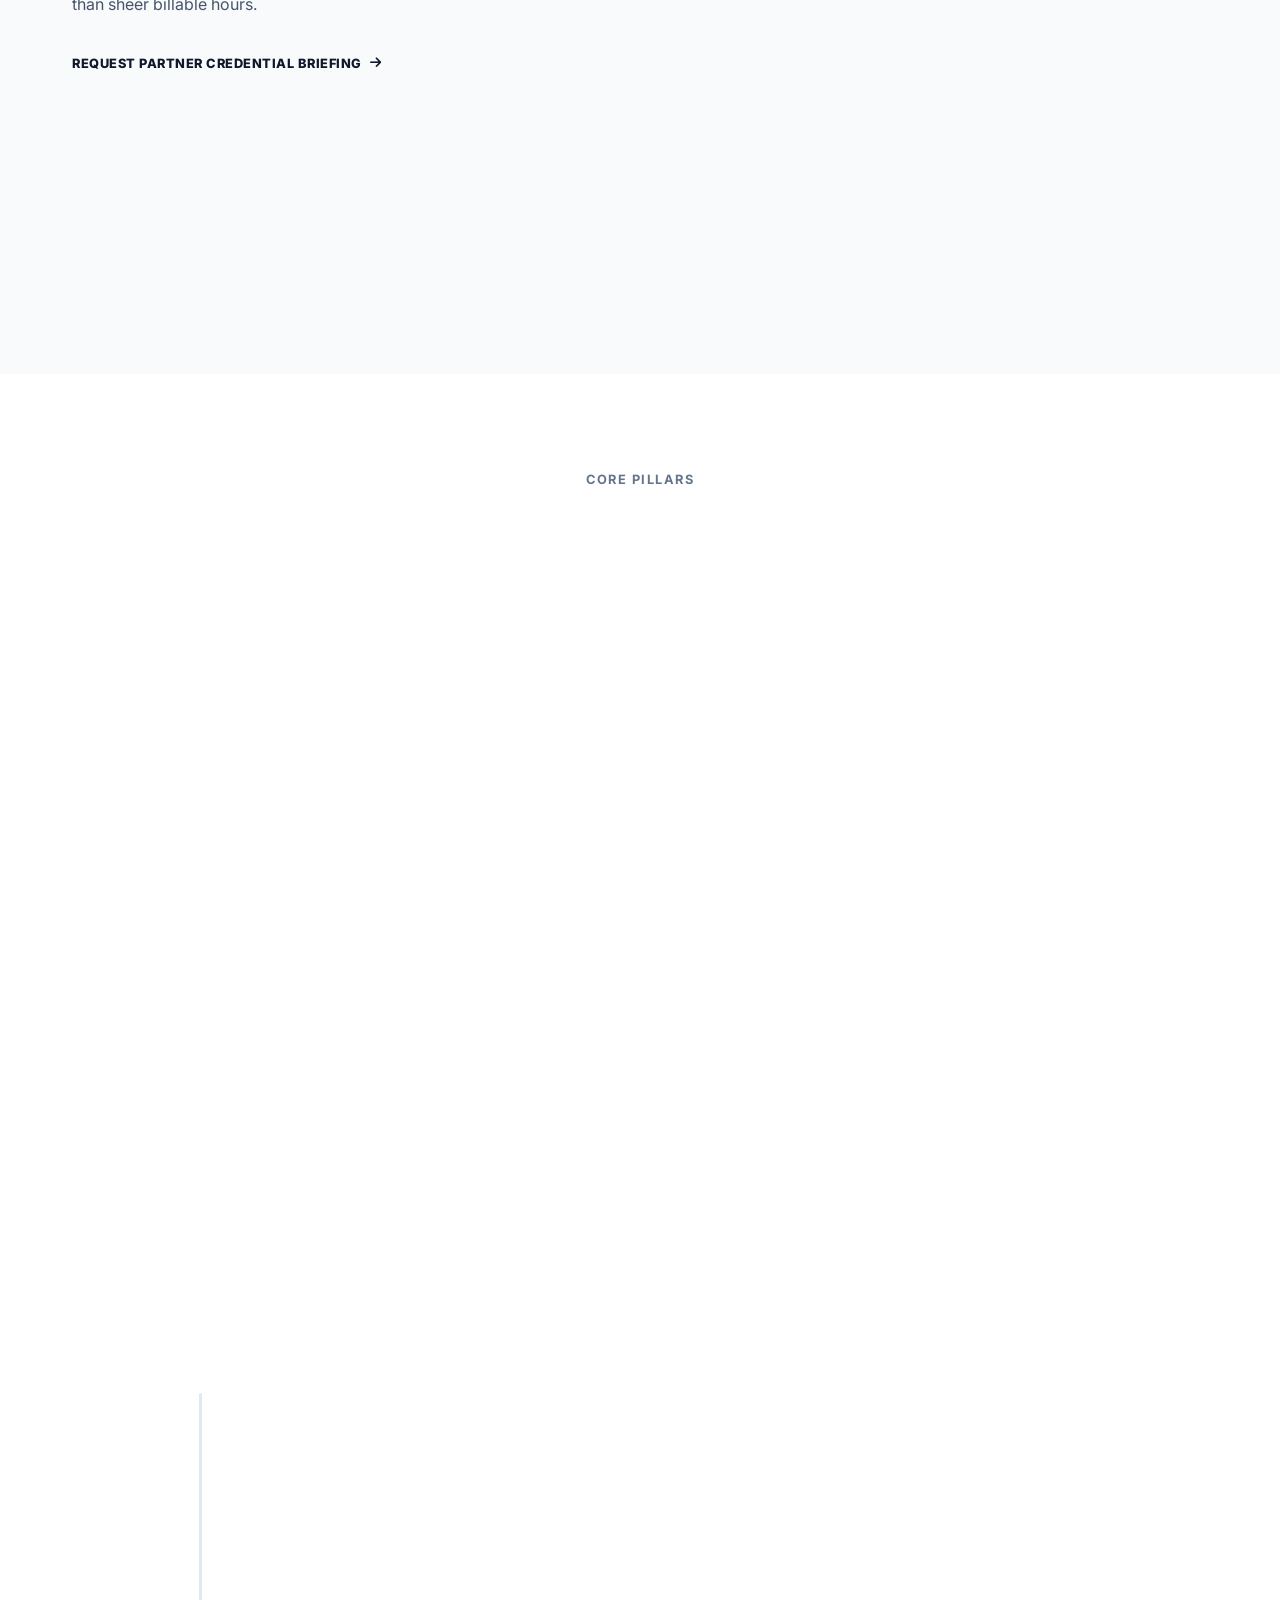
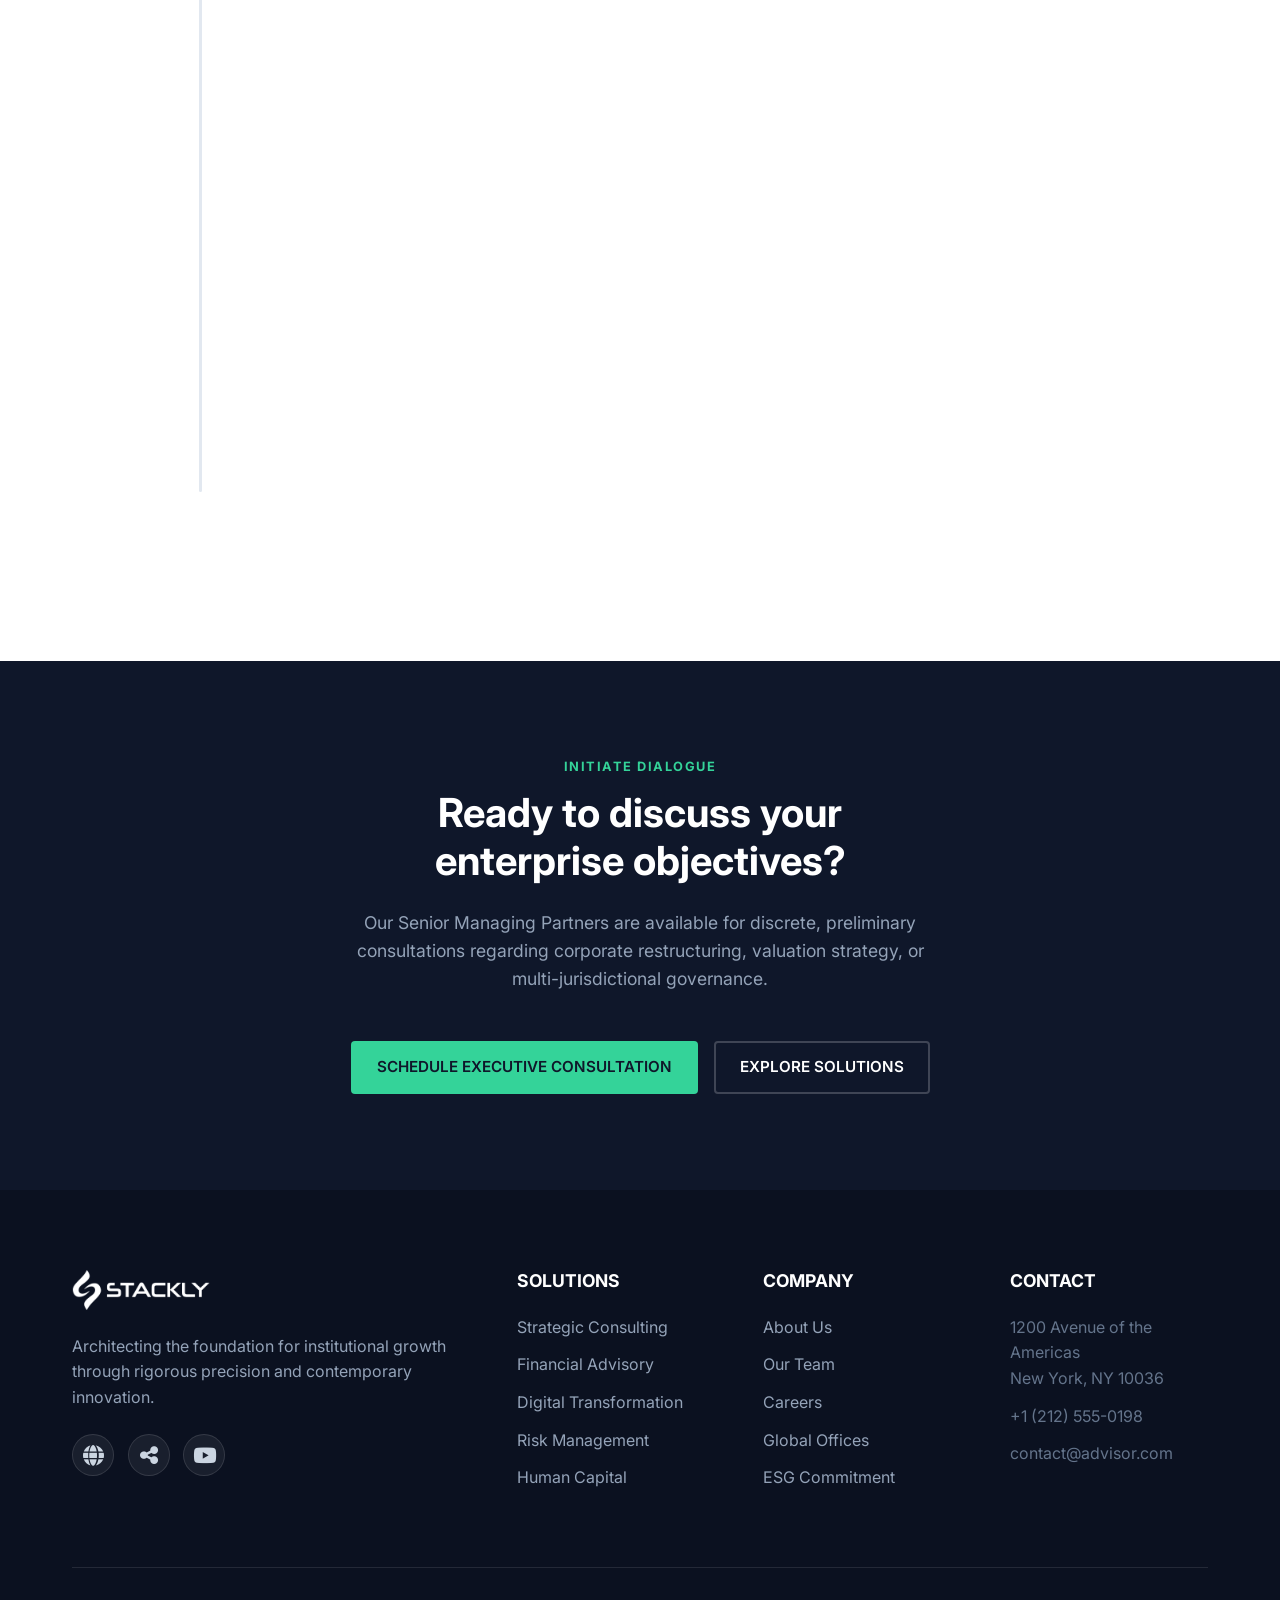
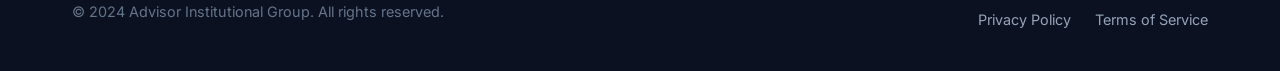
<file: about.html>
<!DOCTYPE html>
<html lang="en">
<head>
    <meta charset="UTF-8">
    <meta name="viewport" content="width=device-width, initial-scale=1.0">
    <title>About Us - ADVISOR.</title>
    <link rel="preconnect" href="https://fonts.googleapis.com">
    <link rel="preconnect" href="https://fonts.gstatic.com" crossorigin>
    <link href="https://fonts.googleapis.com/css2?family=Inter:wght@300;400;500;600;700;800&display=swap" rel="stylesheet">
    <link rel="stylesheet" href="https://cdnjs.cloudflare.com/ajax/libs/font-awesome/6.4.0/css/all.min.css">
    <link rel="stylesheet" href="css/styles.css">
</head>
<body>

    <!-- Navbar -->
    <nav class="navbar">
        <div class="container nav-container">
            <div class="logo">
                <a href="index.html" style="display: flex; align-items: center;">
                    <img src="assets/logo-stackly.webp" alt="ADVISOR Logo" class="logo-icon">
                </a>
            </div>
            <ul class="nav-links">
                <li><a href="index.html">HOME</a></li>
                <li><a href="about.html" class="active">ABOUT US</a></li>
                <li><a href="solutions.html">SOLUTIONS</a></li>
                <li><a href="services.html">SERVICES</a></li>
                <li><a href="teams.html">OUR TEAM</a></li>
                <li><a href="insights.html">INSIGHTS</a></li>
                <li><a href="contact.html">CONTACT US</a></li>
            </ul>
            <div class="nav-actions">
                <button class="icon-btn search-icon" aria-label="Search"><i class="fa-solid fa-magnifying-glass"></i></button>
                <a href="signin.html" class="btn btn-primary join-btn">JOIN US</a>
                <button class="nav-hamburger-btn" id="nav-hamburger-btn" aria-label="Open Navigation Drawer" type="button">
                    <i class="fa-solid fa-bars"></i>
                </button>
            </div>
        </div>
    </nav>

    <!-- Hero Section -->
    <header class="about-hero">
        <div class="container">
            <div class="about-hero-text">
                <span class="eyebrow"><span class="badge-square"></span> ABOUT STACKLY.</span>
                <h1>Architecting Enduring<br>Institutional Value</h1>
                <p>A premier corporate advisory and strategic consulting partner to global industry leaders, sovereign institutions, and transformative enterprises operating across dynamic market architectures.</p>
            </div>
            
            <div class="hero-stats">
                <div class="stat">
                    <span class="stat-label">FOUNDED</span>
                    <span class="stat-value">2008</span>
                </div>
                <div class="stat">
                    <span class="stat-label">GLOBAL COVERAGE</span>
                    <span class="stat-value">40+ Jurisdictions</span>
                </div>
                <div class="stat">
                    <span class="stat-label">ADVISORY OPTIMIZATION</span>
                    <span class="stat-value">$50B+ AUM</span>
                </div>
                <div class="stat">
                    <span class="stat-label">CLIENT RETENTION</span>
                    <span class="stat-value">98.4%</span>
                </div>
            </div>
        </div>
    </header>

    <!-- Stewardship -->
    <section class="stewardship section-padding">
        <div class="container stewardship-grid">
            <div class="stewardship-text">
                <span class="eyebrow">INSTITUTIONAL HERITAGE</span>
                <h2>Two Decades of<br>Rigorous Stewardship</h2>
                <p>Established during the seismic financial dislocations of 2008, ADVISOR. was founded on a distinct foundational thesis: that institutional resilience requires absolute factual precision, decoupled from transient advisory fads.</p>
                <br>
                <p>Over sixteen years, our practice has navigated enterprise clients through macro volatility, supply chain transformations, cross-border mergers, and regulatory restructuring. What began as a boutique advisory council in New York has matured into a trusted international multidisciplinary coalition across key capital epicenters.</p>
                <blockquote class="stewardship-quote">
                    "We do not merely advise on transactions; we safeguard the governance architecture that allows enterprises to outperform generational market cycles."
                    <footer>— SENIOR MANAGING PARTNER</footer>
                </blockquote>
            </div>
            <div class="stewardship-visual">
                <img src="assets/about-collaboration-office.webp" alt="Office" style="filter: grayscale(100%);">
                <div class="visual-badge">
                    <span class="badge-number">16+</span>
                    <span class="badge-text">YEARS OF CONTINUOUS BOARD-LEVEL ADVISORY</span>
                </div>
            </div>
        </div>
    </section>

    <!-- Practitioners -->
    <section class="practitioners section-padding bg-light">
        <div class="container">
            <div class="section-header align-left">
                <span class="eyebrow">LEADERSHIP COLLECTIVE</span>
                <h2>An Uncompromising Coalition of<br>Practitioners</h2>
                <p>ADVISOR. eschews traditional hierarchical consultancy layers. Our engagements are directly architected and led by senior practitioners who have held line-of-business accountability.</p>
            </div>
            <div class="practitioners-grid">
                <div class="practitioner-card">
                    <i class="fa-solid fa-user-tie"></i>
                    <h4>Former C-Suite<br>Executives</h4>
                    <p>Veteran operators with firsthand experience managing multibillion-dollar P&Ls, complex union negotiations, and transnational operational turnarounds.</p>
                </div>
                <div class="practitioner-card">
                    <i class="fa-solid fa-chart-line"></i>
                    <h4>Quantitative Economists</h4>
                    <p>Econometricians and data scientists engineering proprietary scenario models, stress-testing capital structures, and decoding micro-market volatility.</p>
                </div>
                <div class="practitioner-card">
                    <i class="fa-solid fa-scale-balanced"></i>
                    <h4>Governance & Policy<br>Leaders</h4>
                    <p>Jurists and regulatory navigators seasoned in cross-border antitrust frameworks, ESG mandates, and sovereign fiduciary responsibilities.</p>
                </div>
            </div>
        </div>
    </section>

    <!-- Mission & Vision -->
    <section class="mission-vision section-padding">
        <div class="container">
            <div class="section-header text-center">
                <span class="eyebrow">STRATEGIC CHARTER</span>
                <h2>Mission & Vision</h2>
            </div>
            <div class="mv-grid">
                <div class="mv-card light-card">
                    <div class="mv-card-header">
                        <span class="mv-label">PRIMARY MISSION</span>
                        <i class="fa-regular fa-flag mv-icon"></i>
                    </div>
                    <h3>Empowering Corporate Leadership with Definitive Strategic Clarity</h3>
                    <p>To deliver unvarnished, empirical advisory that insulates enterprise value, eliminates structural vulnerabilities, and equips executive boards to execute with absolute conviction.</p>
                    <div class="mv-footer">MANDATE: OPERATIONAL SUPERIORITY & RISK MITIGATION</div>
                </div>
                <div class="mv-card dark-card">
                    <div class="mv-card-header">
                        <span class="mv-label">LONG-RANGE VISION</span>
                        <i class="fa-regular fa-eye mv-icon"></i>
                    </div>
                    <h3>The World's Preeminent Catalyst for Sustainable Enterprise Resilience</h3>
                    <p>To stand as the indisputable benchmark for institutional stewardship, bridging global capital requirements with progressive governance to catalyze enduring macroeconomic prosperity.</p>
                    <div class="mv-footer">TARGET: GENERATIONAL INSTITUTIONAL LONGEVITY</div>
                </div>
            </div>
        </div>
    </section>

    <!-- Philosophy -->
    <section class="philosophy section-padding bg-light">
        <div class="container">
            <div class="philosophy-header">
                <div>
                    <span class="eyebrow">GOVERNING DOCTRINES</span>
                    <h2>Our Business Philosophy</h2>
                </div>
                <p>The immutable principles that define our methodology and govern every mandate we undertake.</p>
            </div>
            <div class="philosophy-grid">
                <div class="phil-card">
                    <span class="phil-tenet">TENET I</span>
                    <h4>Fact-Based Inquiry</h4>
                    <p>We reject consensus assumptions. Every diagnosis originates from baseline quantitative facts, exhaustive operational audits, and uncompromised real-world verification.</p>
                </div>
                <div class="phil-card">
                    <span class="phil-tenet">TENET II</span>
                    <h4>Long-Term Value Creation</h4>
                    <p>We categorically refuse short-term financial engineering that compromises core enterprise durability. True organizational value is compound, systemic, and generational.</p>
                </div>
                <div class="phil-card">
                    <span class="phil-tenet">TENET III</span>
                    <h4>Intellectual Integrity</h4>
                    <p>We maintain absolute independence. When data indicates an uncomfortable truth, we present it directly to executive leadership without equivocation or polite dilution.</p>
                </div>
            </div>
        </div>
    </section>

    <!-- Methodology -->
    <section class="methodology section-padding">
        <div class="container">
            <div class="section-header align-left">
                <span class="eyebrow">EXECUTION FRAMEWORK</span>
                <h2>Systematic Methodology</h2>
                <p>A sequenced, battle-tested roadmap translating macro ambiguity into disciplined operational execution.</p>
            </div>
            <div class="method-grid">
                <div class="method-card">
                    <div class="method-num">01</div>
                    <h4>Diagnostic<br>Immersion</h4>
                    <p>Exhaustive assessment of operational mechanisms, balance sheet exposures, organizational friction, and market positioning.</p>
                </div>
                <div class="method-card">
                    <div class="method-num">02</div>
                    <h4>Analytical<br>Modeling</h4>
                    <p>Stress-testing operating hypotheses via proprietary econometric algorithms, risk models, and liquidity contingency matrices.</p>
                </div>
                <div class="method-card">
                    <div class="method-num">03</div>
                    <h4>Strategic<br>Architecture</h4>
                    <p>Structuring definitive roadmaps, capital allocation priority schedules, and executive governance scorecards.</p>
                </div>
                <div class="method-card">
                    <div class="method-num">04</div>
                    <h4>Scaled<br>Execution</h4>
                    <p>Embedded deployment support alongside executive teams, monitoring execution cadence with milestone governance reviews.</p>
                </div>
            </div>
        </div>
    </section>

    <!-- Differentiators -->
    <section class="differentiators section-padding bg-light">
        <div class="container diff-container">
            <div class="diff-text">
                <span class="eyebrow">THE DISTINCT ADVANTAGE</span>
                <h2>What Sets Us<br>Apart</h2>
                <p>We differ deliberately from conventional global management consultancies by aligning our structural incentives directly with long-term partner resilience rather than sheer billable hours.</p>
                <a href="contact.html" class="link-arrow">REQUEST PARTNER CREDENTIAL BRIEFING <i class="fa-solid fa-arrow-right"></i></a>
            </div>
            <div class="diff-grid">
                <div class="diff-card">
                    <i class="fa-solid fa-users-gear"></i>
                    <h4>Senior-Only Pods</h4>
                    <p>Every project is executed by experienced partners. We never hand off strategy to junior associates.</p>
                </div>
                <div class="diff-card">
                    <i class="fa-solid fa-brain"></i>
                    <h4>Proprietary Intel</h4>
                    <p>Direct access to continuous data tracking macroeconomic shifts across 40+ sovereign regulatory bodies.</p>
                </div>
                <div class="diff-card">
                    <i class="fa-solid fa-globe"></i>
                    <h4>Multi-Jurisdictional</h4>
                    <p>Seamless multi-national execution capabilities across Americas, EMEA, and Asia-Pacific financial centers.</p>
                </div>
                <div class="diff-card">
                    <i class="fa-solid fa-hand-holding-dollar"></i>
                    <h4>Aligned Incentives</h4>
                    <p>Flexible engagement structures tied directly to measurable strategic outcomes and verified risk mitigation.</p>
                </div>
            </div>
        </div>
    </section>

    <!-- Values -->
    <section class="values section-padding">
        <div class="container text-center">
            <span class="eyebrow">CORE PILLARS</span>
            <h2>Institutional Values</h2>
            <p class="subtitle max-w-lg mx-auto">The fundamental ethical standards that dictate our decisions, our internal culture, and our external stewardship.</p>
            
            <div class="values-grid">
                <div class="value-card">
                    <i class="fa-solid fa-shield-halved"></i>
                    <h4>Integrity &<br>Trust</h4>
                    <p>Absolute transparency and unwavering alignment with client welfare.</p>
                </div>
                <div class="value-card">
                    <i class="fa-solid fa-bullseye"></i>
                    <h4>Rigor &<br>Precision</h4>
                    <p>Relentless commitment to empirical verification in all assessments.</p>
                </div>
                <div class="value-card">
                    <i class="fa-solid fa-comments"></i>
                    <h4>Collaborative<br>Candor</h4>
                    <p>Respectful, direct discourse that surfaces crucial strategic realities.</p>
                </div>
                <div class="value-card">
                    <i class="fa-solid fa-hands-holding-circle"></i>
                    <h4>Fiduciary<br>Care</h4>
                    <p>Safeguarding organizational reputation across generational timelines.</p>
                </div>
                <div class="value-card">
                    <i class="fa-solid fa-lock"></i>
                    <h4>Confidentiality</h4>
                    <p>Rigorous information containment safeguarding proprietary insights.</p>
                </div>
            </div>
        </div>
    </section>

    <!-- Chronology -->
    <section class="chronology section-padding">
        <div class="container">
            <div class="section-header align-left flex-between">
                <div>
                    <span class="eyebrow">CHRONOLOGY</span>
                    <h2>Milestones & Trajectory</h2>
                </div>
                <span class="record-text">A PROVEN RECORD OF STRATEGIC LEADERSHIP</span>
            </div>
            
            <div class="timeline-list" id="chronologyTimeline">
                <!-- Continuous Vertical Track & Progressive Scroll Fill Line -->
                <div class="timeline-track-bg" id="timelineTrackBg"></div>
                <div class="timeline-track-fill" id="timelineTrackFill"></div>

                <div class="tl-item" data-year="2008">
                    <div class="tl-marker" aria-hidden="true"></div>
                    <div class="tl-year">2008</div>
                    <div class="tl-content">
                        <h4>Firm Inception in New York</h4>
                        <p>Established as an independent strategic advisory boutique during the global financial crisis, delivering risk-hedging frameworks to Tier-1 financial institutions.</p>
                    </div>
                </div>
                <div class="tl-item" data-year="2014">
                    <div class="tl-marker" aria-hidden="true"></div>
                    <div class="tl-year">2014</div>
                    <div class="tl-content">
                        <h4>Global Expansion to London & Singapore</h4>
                        <p>Inauguration of regional headquarters in Mayfair, London and Marina Bay, Singapore, enabling uninterrupted cross-border capital advisory.</p>
                    </div>
                </div>
                <div class="tl-item" data-year="2019">
                    <div class="tl-marker" aria-hidden="true"></div>
                    <div class="tl-year">2019</div>
                    <div class="tl-content">
                        <h4>Digital & Systems Advisory Practice</h4>
                        <p>Integrated proprietary algorithmic models and systems engineering to assist institutional boards in managing technological disruption.</p>
                    </div>
                </div>
                <div class="tl-item" data-year="2023">
                    <div class="tl-marker" aria-hidden="true"></div>
                    <div class="tl-year">2023</div>
                    <div class="tl-content">
                        <h4>Surpassed $50B+ in Advisory Asset Optimization</h4>
                        <p>Recognized by institutional rating bodies after structuring enterprise turnarounds and M&A transactions across 40+ sovereign jurisdictions.</p>
                    </div>
                </div>
                <div class="tl-item" data-year="2024">
                    <div class="tl-marker" aria-hidden="true"></div>
                    <div class="tl-year">2024</div>
                    <div class="tl-content">
                        <h4>Launch of Next-Gen Governance Center</h4>
                        <p>Inauguration of our specialized regulatory research institute focused on AI governance, sovereign capital transition, and ESG compliance.</p>
                    </div>
                </div>
            </div>
        </div>
    </section>

    <!-- About CTA -->
    <section class="about-cta">
        <div class="container text-center cta-content-dark">
            <span class="eyebrow text-accent">INITIATE DIALOGUE</span>
            <h2>Ready to discuss your<br>enterprise objectives?</h2>
            <p>Our Senior Managing Partners are available for discrete, preliminary consultations regarding corporate restructuring, valuation strategy, or multi-jurisdictional governance.</p>
            <div class="cta-buttons">
                <a href="404.html" class="btn btn-accent">SCHEDULE EXECUTIVE CONSULTATION</a>
                <a href="404.html" class="btn btn-outline-light">EXPLORE SOLUTIONS</a>
            </div>
        </div>
    </section>

    <!-- Footer -->
    <footer class="footer">
        <div class="container footer-grid">
            <div class="footer-brand">
                <div class="logo">
                    <img src="assets/logo-stackly.webp" alt="ADVISOR Logo" class="logo-icon">
                </div>
                <p>Architecting the foundation for institutional growth through rigorous precision and contemporary innovation.</p>
                <div class="social-links">
                    <a href="404.html" aria-label="Globe"><i class="fa-solid fa-globe"></i></a>
                    <a href="404.html" aria-label="Share"><i class="fa-solid fa-share-nodes"></i></a>
                    <a href="404.html" aria-label="YouTube"><i class="fa-brands fa-youtube"></i></a>
                </div>
            </div>
            <div class="footer-links">
                <h4>SOLUTIONS</h4>
                <ul>
                    <li><a href="solutions.html#practice-01">Strategic Consulting</a></li>
                    <li><a href="solutions.html#practice-02">Financial Advisory</a></li>
                    <li><a href="solutions.html#practice-04">Digital Transformation</a></li>
                    <li><a href="solutions.html#practice-06">Risk Management</a></li>
                    <li><a href="solutions.html#practice-05">Human Capital</a></li>
                </ul>
            </div>
            <div class="footer-links">
                <h4>COMPANY</h4>
                <ul>
                    <li><a href="about.html">About Us</a></li>
                    <li><a href="teams.html">Our Team</a></li>
                    <li><a href="#">Careers</a></li>
                    <li><a href="#">Global Offices</a></li>
                    <li><a href="#">ESG Commitment</a></li>
                </ul>
            </div>
            <div class="footer-contact">
                <h4>CONTACT</h4>
                <p>1200 Avenue of the Americas<br>New York, NY 10036</p>
                <p>+1 (212) 555-0198</p>
                <p>contact@advisor.com</p>
            </div>
        </div>
        <div class="container">
            <div class="footer-bottom">
                <p>&copy; 2024 Advisor Institutional Group. All rights reserved.</p>
                <div class="bottom-links">
                    <a href="#">Privacy Policy</a>
                    <a href="#">Terms of Service</a>
                </div>
            </div>
        </div>
    </footer>

    <script src="js/main.js"></script>
</body>
</html>
</file>
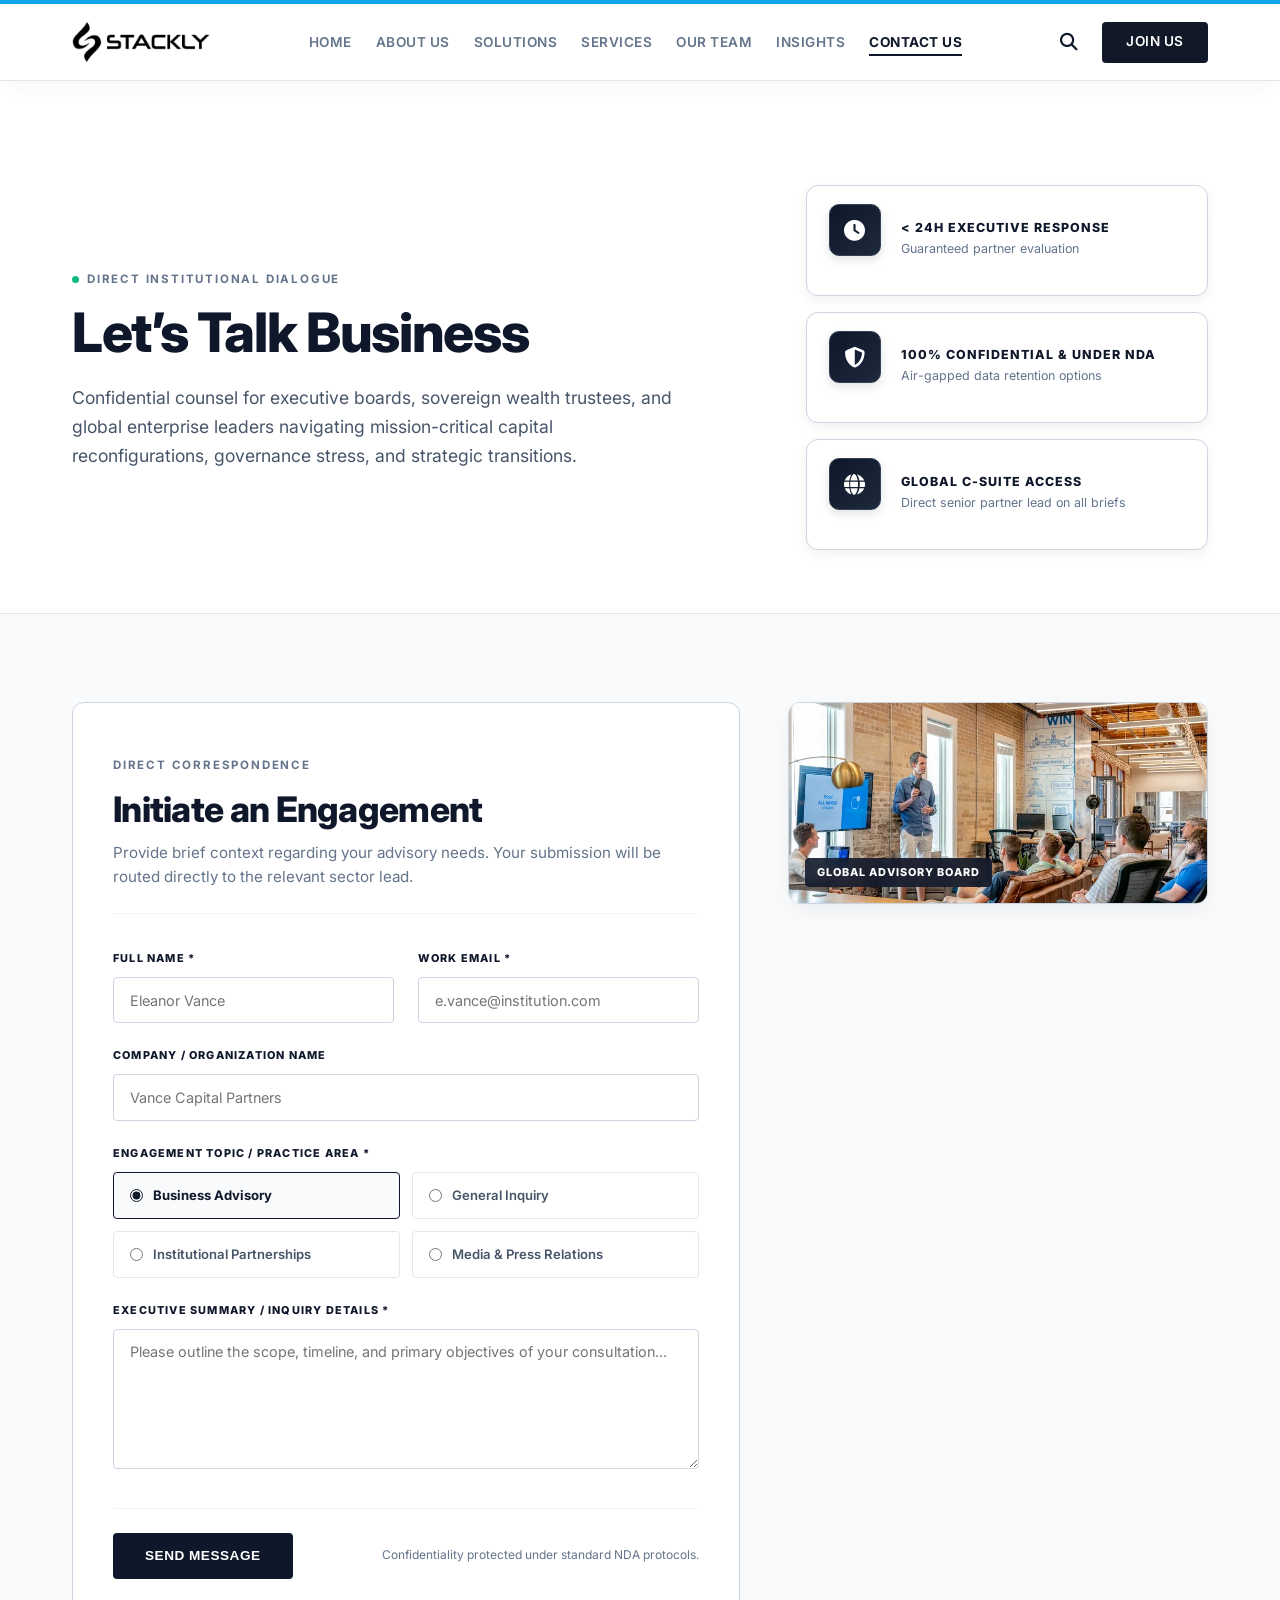
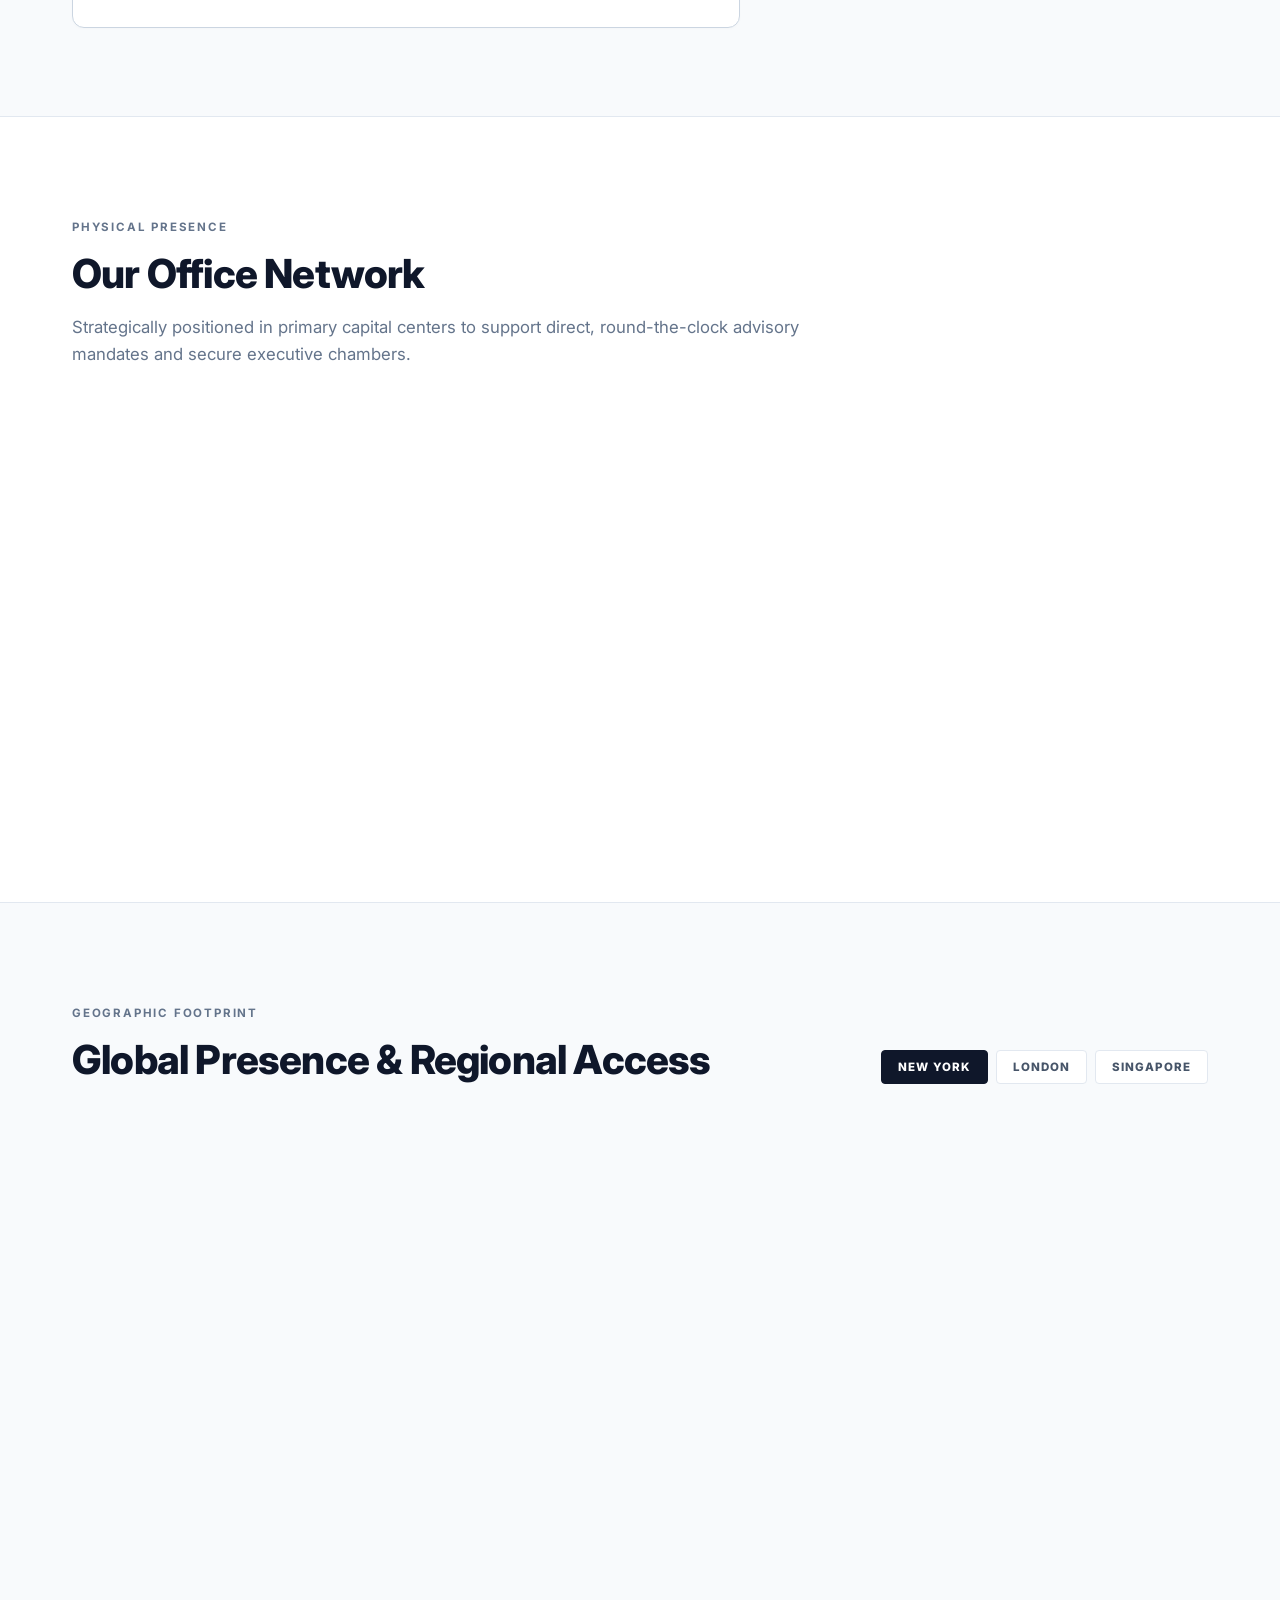
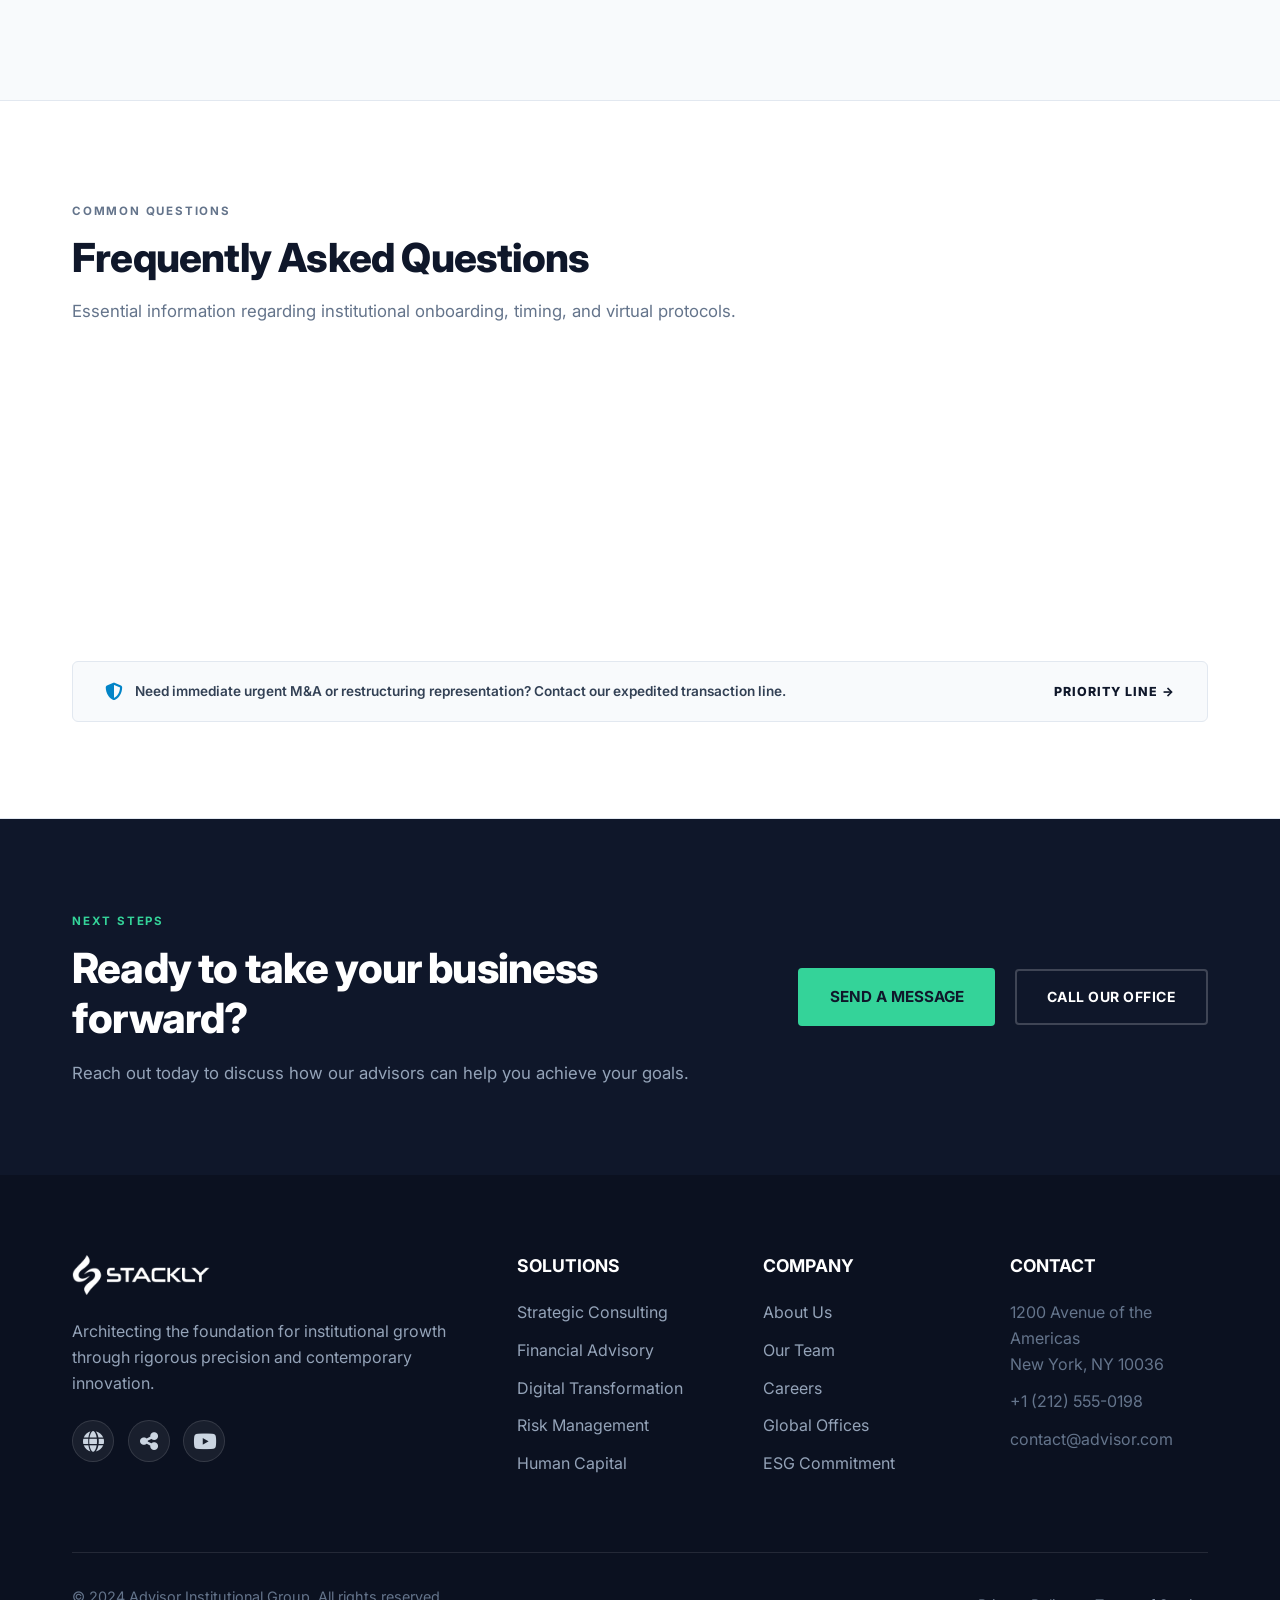
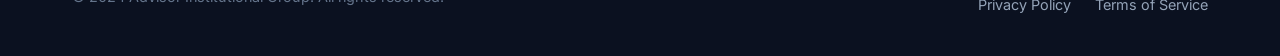
<file: contact.html>
<!DOCTYPE html>
<html lang="en">

<head>
    <meta charset="UTF-8">
    <meta name="viewport" content="width=device-width, initial-scale=1.0">
    <title>Contact Us - Direct Institutional Dialogue | ADVISOR</title>
    <meta name="description"
        content="Confidential counsel for executive boards, sovereign wealth trustees, and global enterprise leaders navigating mission-critical capital reconfigurations.">
    <link rel="preconnect" href="https://fonts.googleapis.com">
    <link rel="preconnect" href="https://fonts.gstatic.com" crossorigin>
    <link href="https://fonts.googleapis.com/css2?family=Inter:wght@300;400;500;600;700;800&display=swap"
        rel="stylesheet">
    <link rel="stylesheet" href="https://cdnjs.cloudflare.com/ajax/libs/font-awesome/6.4.0/css/all.min.css">
    <link rel="stylesheet" href="css/styles.css">
</head>

<body>

    <!-- Navbar -->
    <nav class="navbar" style="border-top: 4px solid #0ea5e9;">
        <div class="container nav-container">
            <div class="logo">
                <a href="index.html" style="display: flex; align-items: center;">
                    <img src="assets/logo-stackly.webp" alt="ADVISOR Logo" class="logo-icon">
                </a>
            </div>
            <ul class="nav-links">
                <li><a href="index.html">HOME</a></li>
                <li><a href="about.html">ABOUT US</a></li>
                <li><a href="solutions.html">SOLUTIONS</a></li>
                <li><a href="services.html">SERVICES</a></li>
                <li><a href="teams.html">OUR TEAM</a></li>
                <li><a href="insights.html">INSIGHTS</a></li>
                <li><a href="contact.html" class="active">CONTACT US</a></li>
            </ul>
            <div class="nav-actions">
                <button class="icon-btn search-icon" aria-label="Search"><i
                        class="fa-solid fa-magnifying-glass"></i></button>
                <a href="signin.html" class="btn btn-primary join-btn">JOIN US</a>
                <button class="nav-hamburger-btn" id="nav-hamburger-btn" aria-label="Open Navigation Drawer"
                    type="button">
                    <i class="fa-solid fa-bars"></i>
                </button>
            </div>
        </div>
    </nav>

    <!-- Hero Section -->
    <header class="contact-hero">
        <div class="container">
            <div class="contact-hero-grid">
                <!-- Left: Headline & Narrative -->
                <div class="contact-hero-left">
                    <span class="contact-eyebrow">
                        <span
                            style="width: 7px; height: 7px; border-radius: 50%; background: #10b981; display: inline-block;"></span>
                        DIRECT INSTITUTIONAL DIALOGUE
                    </span>
                    <h1>Let’s Talk Business</h1>
                    <p class="contact-hero-desc">
                        Confidential counsel for executive boards, sovereign wealth trustees, and global enterprise
                        leaders navigating mission-critical capital reconfigurations, governance stress, and strategic
                        transitions.
                    </p>
                </div>

                <!-- Right: Stacked Guarantee Cards -->
                <div class="contact-guarantee-stack">
                    <div class="guarantee-card">
                        <div class="guarantee-icon-wrap"><i class="fa-solid fa-clock"></i></div>
                        <div class="guarantee-info">
                            <h4>&lt; 24H EXECUTIVE RESPONSE</h4>
                            <p>Guaranteed partner evaluation</p>
                        </div>
                    </div>

                    <div class="guarantee-card">
                        <div class="guarantee-icon-wrap"><i class="fa-solid fa-shield-halved"></i></div>
                        <div class="guarantee-info">
                            <h4>100% CONFIDENTIAL &amp; UNDER NDA</h4>
                            <p>Air-gapped data retention options</p>
                        </div>
                    </div>

                    <div class="guarantee-card">
                        <div class="guarantee-icon-wrap"><i class="fa-solid fa-globe"></i></div>
                        <div class="guarantee-info">
                            <h4>GLOBAL C-SUITE ACCESS</h4>
                            <p>Direct senior partner lead on all briefs</p>
                        </div>
                    </div>
                </div>
            </div>
        </div>
    </header>

    <!-- Engagement Intake & Direct Hubs Section -->
    <section class="intake-section" id="intake">
        <div class="container">
            <div class="intake-grid">
                <!-- Left: Intake Form Card -->
                <div class="intake-form-card">
                    <div class="intake-form-header">
                        <span class="contact-eyebrow">DIRECT CORRESPONDENCE</span>
                        <h2>Initiate an Engagement</h2>
                        <p>Provide brief context regarding your advisory needs. Your submission will be routed directly
                            to the relevant sector lead.</p>
                    </div>

                    <form action="404.html" method="GET"
                        onsubmit="event.preventDefault(); window.location.href='404.html';">
                        <div class="form-row">
                            <div class="form-group" style="margin-bottom: 0;">
                                <label class="form-label" for="full-name">FULL NAME *</label>
                                <input type="text" id="full-name" class="form-input" placeholder="Eleanor Vance"
                                    required pattern="^[A-Za-z\s.'-]+$" title="Please enter letters only (no numbers)"
                                    oninput="this.value=this.value.replace(/[0-9]/g, '')">
                            </div>
                            <div class="form-group" style="margin-bottom: 0;">
                                <label class="form-label" for="work-email">WORK EMAIL *</label>
                                <input type="email" id="work-email" class="form-input"
                                    placeholder="e.vance@institution.com" required>
                            </div>
                        </div>

                        <div class="form-group">
                            <label class="form-label" for="company-name">COMPANY / ORGANIZATION NAME</label>
                            <input type="text" id="company-name" class="form-input"
                                placeholder="Vance Capital Partners">
                        </div>

                        <div class="form-group">
                            <label class="form-label">ENGAGEMENT TOPIC / PRACTICE AREA *</label>
                            <div class="topic-selector-grid">
                                <label class="topic-option active">
                                    <input type="radio" name="topic" value="Business Advisory" checked
                                        style="accent-color: #0f172a;">
                                    <span>Business Advisory</span>
                                </label>
                                <label class="topic-option">
                                    <input type="radio" name="topic" value="General Inquiry"
                                        style="accent-color: #0f172a;">
                                    <span>General Inquiry</span>
                                </label>
                                <label class="topic-option">
                                    <input type="radio" name="topic" value="Institutional Partnerships"
                                        style="accent-color: #0f172a;">
                                    <span>Institutional Partnerships</span>
                                </label>
                                <label class="topic-option">
                                    <input type="radio" name="topic" value="Media & Press Relations"
                                        style="accent-color: #0f172a;">
                                    <span>Media &amp; Press Relations</span>
                                </label>
                            </div>
                        </div>

                        <div class="form-group">
                            <label class="form-label" for="summary">EXECUTIVE SUMMARY / INQUIRY DETAILS *</label>
                            <textarea id="summary" class="form-textarea"
                                placeholder="Please outline the scope, timeline, and primary objectives of your consultation..."
                                required></textarea>
                        </div>

                        <div class="form-actions-row">
                            <button type="submit" class="btn-send-message">SEND MESSAGE</button>
                            <p class="form-nda-disclaimer">Confidentiality protected under standard NDA protocols.</p>
                        </div>
                    </form>
                </div>

                <!-- Right: Information & Hubs Column -->
                <div class="intake-info-column">
                    <!-- Boardroom Photography Card -->
                    <div class="board-photo-card">
                        <img src="assets/contact-executive-chambers.webp"
                            alt="Global Advisory Board">
                        <span class="board-tag-overlay">GLOBAL ADVISORY BOARD</span>
                    </div>

                    <!-- Institutional Standards Card -->
                    <div class="standards-card">
                        <span class="contact-eyebrow">INSTITUTIONAL STANDARDS</span>
                        <h3>Uncompromising Confidentiality</h3>
                        <p>All consultations operate under rigorous governance frameworks. Direct briefings with senior
                            partners are scheduled within one business day.</p>
                    </div>

                    <!-- Global Hubs Card -->
                    <div class="hubs-card">
                        <div class="hubs-header">
                            <h3>Global Hubs</h3>
                            <span class="hubs-badge">3 DIRECT HUBS</span>
                        </div>

                        <!-- Hub 1 -->
                        <div class="hub-item">
                            <div class="hub-title-row">
                                <span class="hub-name">New York (HQ)</span>
                                <span class="hub-tz">EST (UTC-5)</span>
                            </div>
                            <p class="hub-address">400 Madison Avenue, Floor 44, New York, NY 10017</p>
                            <span class="hub-tel">Tel: +1 (212) 890-4400</span>
                        </div>

                        <!-- Hub 2 -->
                        <div class="hub-item">
                            <div class="hub-title-row">
                                <span class="hub-name">London</span>
                                <span class="hub-tz">GMT (UTC+0)</span>
                            </div>
                            <p class="hub-address">25 Bank Street, Canary Wharf, Level 28, London E14 5JP</p>
                            <span class="hub-tel">Tel: +44 20 7946 0991</span>
                        </div>

                        <!-- Working Hours Note -->
                        <div class="working-hours-note">
                            <i class="fa-solid fa-clock"></i>
                            <span>INSTITUTIONAL WORKING HOURS: Monday to Friday: 8:00 AM – 6:00 PM (Local Standard
                                Time)</span>
                        </div>
                    </div>
                </div>
            </div>
        </div>
    </section>

    <!-- Our Office Network Section -->
    <section class="network-section">
        <div class="container">
            <div class="network-header">
                <span class="contact-eyebrow">PHYSICAL PRESENCE</span>
                <h2>Our Office Network</h2>
                <p>Strategically positioned in primary capital centers to support direct, round-the-clock advisory
                    mandates and secure executive chambers.</p>
            </div>

            <div class="network-grid">
                <!-- Office 1: New York -->
                <article class="office-card">
                    <div class="office-top-meta">
                        <span>UNITED STATES</span>
                        <span>EST / UTC-5</span>
                    </div>
                    <h3>New York</h3>
                    <p class="office-address">One Vanderbilt / 400 Madison<br>Floor 44, Suite 4400<br>New York, NY 10017
                    </p>
                    <div class="office-contact-details">
                        <div><a href="mailto:ny.office@advisor-group.com">ny.office@advisor-group.com</a></div>
                        <div>+1 (212) 890-4400</div>
                    </div>
                    <div class="office-focus-box">
                        <span class="office-focus-label">KEY FOCUS:</span>
                        <p class="office-focus-text">Americas M&amp;A, Special Situations</p>
                    </div>
                </article>

                <!-- Office 2: London -->
                <article class="office-card">
                    <div class="office-top-meta">
                        <span>UNITED KINGDOM</span>
                        <span>GMT / UTC+0</span>
                    </div>
                    <h3>London</h3>
                    <p class="office-address">25 Bank Street<br>Canary Wharf, Level 28<br>London E14 5JP</p>
                    <div class="office-contact-details">
                        <div><a href="mailto:uk.office@advisor-group.com">uk.office@advisor-group.com</a></div>
                        <div>+44 20 7946 0991</div>
                    </div>
                    <div class="office-focus-box">
                        <span class="office-focus-label">KEY FOCUS:</span>
                        <p class="office-focus-text">Cross-Border Antitrust, European Restructuring</p>
                    </div>
                </article>

                <!-- Office 3: Singapore -->
                <article class="office-card">
                    <div class="office-top-meta">
                        <span>SINGAPORE</span>
                        <span>SGT / UTC+8</span>
                    </div>
                    <h3>Singapore</h3>
                    <p class="office-address">Marina Bay Financial Centre<br>Tower 2, Suite 32-01<br>Singapore 018983
                    </p>
                    <div class="office-contact-details">
                        <div><a href="mailto:sg.office@advisor-group.com">sg.office@advisor-group.com</a></div>
                        <div>+65 6712 9000</div>
                    </div>
                    <div class="office-focus-box">
                        <span class="office-focus-label">KEY FOCUS:</span>
                        <p class="office-focus-text">Sovereign Wealth, APAC Capital Flows</p>
                    </div>
                </article>

                <!-- Office 4: Zurich -->
                <article class="office-card">
                    <div class="office-top-meta">
                        <span>SWITZERLAND</span>
                        <span>CET / UTC+1</span>
                    </div>
                    <h3>Zurich</h3>
                    <p class="office-address">Paradeplatz 8<br>Bleicherweg Chambers, Floor 5<br>8001 Zürich, Switzerland
                    </p>
                    <div class="office-contact-details">
                        <div><a href="mailto:ch.office@advisor-group.com">ch.office@advisor-group.com</a></div>
                        <div>+41 44 215 8800</div>
                    </div>
                    <div class="office-focus-box">
                        <span class="office-focus-label">KEY FOCUS:</span>
                        <p class="office-focus-text">Private Capital, High-Net Fiduciary Trusts</p>
                    </div>
                </article>
            </div>
        </div>
    </section>

    <!-- Geographic Footprint Section -->
    <section class="footprint-section">
        <div class="container">
            <div class="footprint-header">
                <div class="footprint-header-left">
                    <span class="contact-eyebrow">GEOGRAPHIC FOOTPRINT</span>
                    <h2>Global Presence &amp; Regional Access</h2>
                </div>
                <div class="footprint-switchers">
                    <a href="#map" class="switcher-pill active">NEW YORK</a>
                    <a href="#map" class="switcher-pill">LONDON</a>
                    <a href="#map" class="switcher-pill">SINGAPORE</a>
                </div>
            </div>

            <!-- Map Canvas Card -->
            <div class="map-canvas-card" id="map">
                <!-- Clean stylized global projection backdrop -->
                <svg class="map-background-svg" viewBox="0 0 1200 600" fill="none" xmlns="http://www.w3.org/2000/svg">
                    <rect width="1200" height="600" fill="#f8fafc" />
                    <!-- Simplified abstract geopolitical continent silhouettes -->
                    <path d="M180,120 Q240,90 320,110 T420,190 T350,280 T260,340 T190,260 Z" fill="#e2e8f0" />
                    <path d="M260,340 Q320,380 340,460 T290,560 T220,480 T240,360 Z" fill="#e2e8f0" />
                    <path d="M480,100 Q620,80 720,120 T780,240 T650,260 T520,200 Z" fill="#e2e8f0" />
                    <path d="M500,260 Q620,280 640,380 T590,500 T480,440 T460,300 Z" fill="#e2e8f0" />
                    <path d="M720,120 Q920,90 1060,160 T1120,320 T940,320 T800,220 Z" fill="#e2e8f0" />
                    <path d="M920,360 Q1040,380 1060,460 T980,540 T880,480 Z" fill="#e2e8f0" />
                    <!-- Interconnect coordinate lines -->
                    <path d="M264,228 Q440,160 564,192" stroke="#cbd5e1" stroke-width="1.5" stroke-dasharray="4 4" />
                    <path d="M564,192 Q720,240 888,372" stroke="#cbd5e1" stroke-width="1.5" stroke-dasharray="4 4" />
                </svg>

                <div class="map-latency-badge">
                    <span style="color: #10b981; margin-right: 0.35rem;">●</span>
                    Global Network Latency &lt; 40ms
                </div>

                <!-- Interactive Location Markers -->
                <div class="map-pin pin-ny">New York (4400 Madison)</div>
                <div class="map-pin pin-london">London (Canary Wharf)</div>
                <div class="map-pin pin-sg">Singapore (MBFC)</div>

                <!-- Overlaid Inspector Card -->
                <div class="map-inspector-card">
                    <div class="inspector-top-meta">
                        <span class="inspector-coord">40.7580° N, 73.9855° W</span>
                        <span class="inspector-badge">HQ • ACTIVE</span>
                    </div>
                    <h3 class="inspector-title">New York Headquarters</h3>
                    <p class="inspector-address">400 Madison Avenue, Floor 44<br>New York, NY 10017, United States</p>
                    <div class="inspector-actions-row">
                        <a href="404.html" class="btn-inspector-directions">GET DIRECTIONS</a>
                        <span class="inspector-phone">+1 (212) 890-4400</span>
                    </div>
                </div>
            </div>
        </div>
    </section>

    <!-- Frequently Asked Questions Section -->
    <section class="faq-section">
        <div class="container">
            <div class="faq-header">
                <span class="contact-eyebrow">COMMON QUESTIONS</span>
                <h2>Frequently Asked Questions</h2>
                <p>Essential information regarding institutional onboarding, timing, and virtual protocols.</p>
            </div>

            <div class="faq-grid">
                <!-- FAQ 1 -->
                <div class="faq-card">
                    <h3>How quickly will someone get back to me?</h3>
                    <p>Inquiries submitted through our verified portal are reviewed by a partner-level coordinator and
                        responded to within 24 business hours.</p>
                </div>

                <!-- FAQ 2 -->
                <div class="faq-card">
                    <h3>Can we schedule a call directly?</h3>
                    <p>Yes. Following the initial scope verification, your team receives direct calendar coordinates for
                        senior sector partners in New York, London, or Singapore.</p>
                </div>

                <!-- FAQ 3 -->
                <div class="faq-card">
                    <h3>Do you offer virtual consultations?</h3>
                    <p>All advisory practices maintain dedicated encrypted video briefing capabilities across all global
                        time zones with sovereign security measures.</p>
                </div>
            </div>

            <!-- Expedited Transaction Line Banner -->
            <div class="expedited-banner">
                <div class="expedited-text">
                    <i class="fa-solid fa-shield-halved"></i>
                    <span>Need immediate urgent M&amp;A or restructuring representation? Contact our expedited
                        transaction line.</span>
                </div>
                <a href="404.html" class="expedited-link">PRIORITY LINE &rarr;</a>
            </div>
        </div>
    </section>

    <!-- Next Steps CTA Banner -->
    <section class="next-steps-section">
        <div class="container">
            <div class="next-steps-grid">
                <div class="next-steps-left">
                    <span class="contact-eyebrow mint-accent">NEXT STEPS</span>
                    <h2>Ready to take your business<br>forward?</h2>
                    <p>Reach out today to discuss how our advisors can help you achieve your goals.</p>
                </div>
                <div class="next-steps-buttons">
                    <a href="404.html" class="btn btn-accent"
                        style="padding: 0.95rem 1.85rem; font-weight: 700; text-transform: uppercase;">SEND A
                        MESSAGE</a>
                    <a href="404.html" class="btn-cta-outline"
                        style="padding: 0.95rem 1.85rem; font-weight: 700; text-transform: uppercase;">CALL OUR
                        OFFICE</a>
                </div>
            </div>
        </div>
    </section>

    <!-- Footer -->
    <footer class="footer">
        <div class="container footer-grid">
            <div class="footer-brand">
                <div class="logo">
                    <img src="assets/logo-stackly.webp" alt="ADVISOR Logo" class="logo-icon">
                </div>
                <p>Architecting the foundation for institutional growth through rigorous precision and contemporary
                    innovation.</p>
                <div class="social-links">
                    <a href="404.html" aria-label="Globe"><i class="fa-solid fa-globe"></i></a>
                    <a href="404.html" aria-label="Share"><i class="fa-solid fa-share-nodes"></i></a>
                    <a href="404.html" aria-label="YouTube"><i class="fa-brands fa-youtube"></i></a>
                </div>
            </div>
            <div class="footer-links">
                <h4>SOLUTIONS</h4>
                <ul>
                    <li><a href="solutions.html#practice-01">Strategic Consulting</a></li>
                    <li><a href="solutions.html#practice-02">Financial Advisory</a></li>
                    <li><a href="solutions.html#practice-04">Digital Transformation</a></li>
                    <li><a href="solutions.html#practice-06">Risk Management</a></li>
                    <li><a href="solutions.html#practice-05">Human Capital</a></li>
                </ul>
            </div>
            <div class="footer-links">
                <h4>COMPANY</h4>
                <ul>
                    <li><a href="about.html">About Us</a></li>
                    <li><a href="teams.html">Our Team</a></li>
                    <li><a href="#">Careers</a></li>
                    <li><a href="#">Global Offices</a></li>
                    <li><a href="#">ESG Commitment</a></li>
                </ul>
            </div>
            <div class="footer-contact">
                <h4>CONTACT</h4>
                <p>1200 Avenue of the Americas<br>New York, NY 10036</p>
                <p>+1 (212) 555-0198</p>
                <p>contact@advisor.com</p>
            </div>
        </div>
        <div class="container">
            <div class="footer-bottom">
                <p>&copy; 2024 Advisor Institutional Group. All rights reserved.</p>
                <div class="bottom-links">
                    <a href="#">Privacy Policy</a>
                    <a href="#">Terms of Service</a>
                </div>
            </div>
        </div>
    </footer>

    <!-- Interactive script for topic selection & map switcher -->
    <script>
        document.querySelectorAll('.topic-option').forEach(opt => {
            opt.addEventListener('click', function () {
                document.querySelectorAll('.topic-option').forEach(o => o.classList.remove('active'));
                this.classList.add('active');
            });
        });

        document.querySelectorAll('.switcher-pill').forEach(pill => {
            pill.addEventListener('click', function (e) {
                e.preventDefault();
                document.querySelectorAll('.switcher-pill').forEach(p => p.classList.remove('active'));
                this.classList.add('active');
            });
        });
    </script>
    <script src="js/main.js"></script>
</body>

</html>
</file>
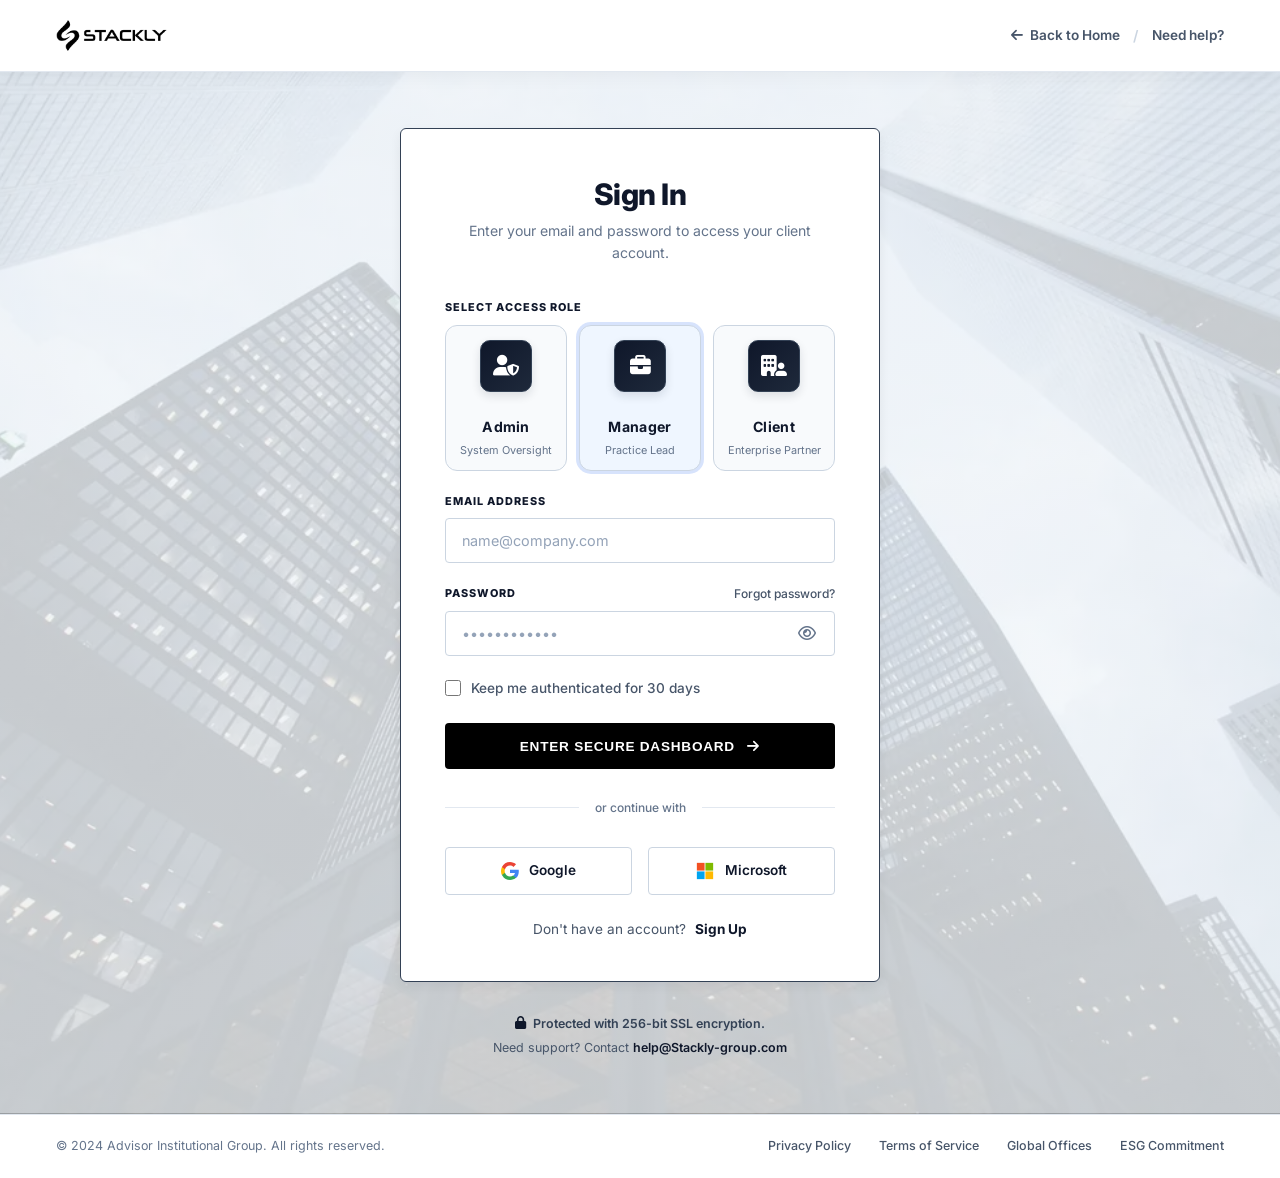
<file: dashboard.html>
<!DOCTYPE html>
<html lang="en">
<head>
    <meta charset="UTF-8">
    <meta name="viewport" content="width=device-width, initial-scale=1.0">
    <title>Executive Dashboard | Stackly Advisory</title>
    <meta name="description" content="Secure institutional executive client portal and practice management dashboard.">
    <link rel="preconnect" href="https://fonts.googleapis.com">
    <link rel="preconnect" href="https://fonts.gstatic.com" crossorigin>
    <link href="https://fonts.googleapis.com/css2?family=Inter:wght@300;400;500;600;700;800&display=swap" rel="stylesheet">
    <link rel="stylesheet" href="https://cdnjs.cloudflare.com/ajax/libs/font-awesome/6.4.0/css/all.min.css">
    <link rel="stylesheet" href="css/styles.css">
</head>
<body class="dashboard-body">

    <!-- Mobile Sidebar Backdrop Overlay -->
    <div class="sidebar-backdrop" id="sidebar-backdrop"></div>

    <!-- Dashboard App Layout -->
    <div class="dash-layout">

        <!-- Off-Canvas / Desktop Left Sidebar -->
        <aside class="dash-sidebar" id="dash-sidebar">
            <div class="dash-sidebar-header">
                <div class="sidebar-brand-group">
                    <a href="javascript:void(0)" class="sidebar-brand-logo brand-home-link" title="Dashboard Home">
                        <img src="assets/logo-stackly.webp" alt="Stackly Logo">
                    </a>
                    <span class="dash-role-pill" id="sidebar-role-badge">MANAGER</span>
                </div>
                <button class="dash-sidebar-close" id="sidebar-close-btn" aria-label="Close Navigation">
                    <i class="fa-solid fa-xmark"></i>
                </button>
            </div>

            <!-- Dynamic 10-Item Navigation Container -->
            <nav class="dash-nav-menu" aria-label="Dashboard Navigation">
                <ul class="dash-nav-list" id="sidebar-nav-list">
                    <!-- Populated dynamically via JavaScript for Admin, Manager, or Client -->
                </ul>
            </nav>

            <div class="dash-sidebar-footer">
                <div class="sidebar-security-note">
                    <i class="fa-solid fa-shield-halved"></i>
                    <span>256-Bit SSL Encrypted Session</span>
                </div>
            </div>
        </aside>

        <!-- Main Content Area: Topbar + Viewport -->
        <div class="dash-main-area">
            <!-- Dashboard Top Bar -->
            <header class="dash-topbar">
                <div class="dash-topbar-left">
                    <button class="dash-menu-toggle" id="dashboard-menu-toggle" aria-label="Toggle Navigation Menu">
                        <i class="fa-solid fa-bars"></i>
                    </button>
                    <a href="javascript:void(0)" class="dash-brand-logo mobile-only-logo brand-home-link" title="Dashboard Home">
                        <img src="assets/logo-stackly.webp" alt="Stackly Logo">
                    </a>
                    <div class="dash-topbar-context">
                        <span class="dash-context-tag"><i class="fa-solid fa-circle pulse-dot"></i> Live Platform System</span>
                    </div>
                </div>

                <div class="dash-topbar-search">
                    <i class="fa-solid fa-magnifying-glass"></i>
                    <input type="text" placeholder="Search accounts, sovereign nodes, vaults, audits (Ctrl+K)...">
                    <span class="dash-search-kbd">⌘K</span>
                </div>

                <div class="dash-topbar-right">
                    <div class="dash-topbar-actions">
                        <button class="dash-icon-btn" title="Platform Notifications" aria-label="Notifications">
                            <i class="fa-regular fa-bell"></i>
                            <span class="dash-icon-badge">3</span>
                        </button>
                        <button class="dash-icon-btn" title="Audit Telemetry Status" aria-label="Security Status">
                            <i class="fa-solid fa-shield-halved"></i>
                        </button>
                    </div>
                    <div class="dash-user-profile">
                        <div class="dash-avatar" id="topbar-avatar">M</div>
                        <div class="dash-user-meta">
                            <span class="dash-user-name" id="topbar-user-name">Advisor Member</span>
                            <span class="dash-user-role-label" id="topbar-role-label">Practice Manager</span>
                        </div>
                    </div>
                </div>
            </header>

            <!-- Main Viewport Content Area -->
            <main class="dash-viewport">
                <div class="dash-viewport-container" id="dash-viewport-container">
                    <!-- Dynamically rendered specialized content for each page -->
                </div>
            </main>
        </div>
    </div>

    <!-- Scripts -->
    <script src="js/main.js"></script>
    <script>
        document.addEventListener('DOMContentLoaded', function () {
            // 1. Session Guard Check
            const authDataStr = localStorage.getItem('stackly_auth');
            if (!authDataStr) {
                window.location.href = 'signin.html';
                return;
            }

            let auth;
            try {
                auth = JSON.parse(authDataStr);
                if (!auth || !auth.isLoggedIn) {
                    window.location.href = 'signin.html';
                    return;
                }
            } catch (e) {
                window.location.href = 'signin.html';
                return;
            }

            const currentRole = auth.role || 'Manager';
            const currentEmail = auth.email || 'user@stackly-group.com';
            const displayName = auth.displayName || currentEmail.split('@')[0].toUpperCase();

            // 2. Update Topbar & Sidebar Profile Details
            const roleBadge = document.getElementById('topbar-role-badge');
            const sidebarRoleBadge = document.getElementById('sidebar-role-badge');
            const roleLabel = document.getElementById('topbar-role-label');
            const userNameEl = document.getElementById('topbar-user-name');
            const avatarEl = document.getElementById('topbar-avatar');

            if (roleBadge) roleBadge.textContent = currentRole.toUpperCase();
            if (sidebarRoleBadge) sidebarRoleBadge.textContent = currentRole.toUpperCase();
            roleLabel.textContent = currentRole === 'Admin' ? 'System Administrator' : (currentRole === 'Client' ? 'Institutional Client' : 'Advisory Practice Manager');
            userNameEl.textContent = displayName;
            avatarEl.textContent = currentRole.charAt(0).toUpperCase();

            const viewportContainer = document.getElementById('dash-viewport-container');

            // Helper to render KPI cards HTML
            function renderKPIs(kpis) {
                return `
                    <div class="dash-kpi-grid">
                        ${kpis.map(k => `
                            <div class="dash-kpi-card">
                                <div class="kpi-top">
                                    <span class="kpi-label">${k.label}</span>
                                    <i class="fa-solid ${k.icon} kpi-icon"></i>
                                </div>
                                <div class="kpi-val">${k.val}</div>
                                <div class="kpi-trend ${k.positive ? 'positive' : 'neutral'}">
                                    <i class="fa-solid ${k.positive ? 'fa-arrow-trend-up' : 'fa-signal'}"></i>
                                    ${k.trend}
                                </div>
                            </div>
                        `).join('')}
                    </div>
                `;
            }

            // Helper to render Banner HTML
            function renderBanner(eyebrow, title, desc, btn1Text, btn2Text, btn1Icon = 'fa-file-arrow-down', btn2Icon = 'fa-arrows-rotate') {
                return `
                    <div class="dash-welcome-banner">
                        <div class="banner-text">
                            <div class="banner-eyebrow">
                                <span class="status-pulse-green"></span>
                                <span>${eyebrow}</span>
                                <span class="sep-dot">&bull;</span>
                                <span>LIVE ACTIVE SESSION</span>
                            </div>
                            <h1 class="banner-title">${title}</h1>
                            <p class="banner-sub">${desc}</p>
                        </div>
                        <div class="banner-actions">
                            <button type="button" class="btn btn-dash-primary">
                                <i class="fa-solid ${btn1Icon}"></i>
                                <span>${btn1Text}</span>
                            </button>
                            <button type="button" class="btn btn-dash-secondary">
                                <i class="fa-solid ${btn2Icon}"></i>
                                <span>${btn2Text}</span>
                            </button>
                        </div>
                    </div>
                `;
            }

            // Helper to render Table HTML
            function renderTableCard(title, sub, headers, rows, filterText = 'Filter', newText = 'New Entry') {
                return `
                    <div class="dash-card">
                        <div class="dash-card-header">
                            <div>
                                <h3 class="dash-card-title">${title}</h3>
                                <p class="dash-card-sub">${sub}</p>
                            </div>
                            <div class="dash-card-actions">
                                <button type="button" class="btn-card-action"><i class="fa-solid fa-filter"></i> ${filterText}</button>
                                <button type="button" class="btn-card-action"><i class="fa-solid fa-plus"></i> ${newText}</button>
                            </div>
                        </div>
                        <div class="dash-table-wrap">
                            <table class="dash-table">
                                <thead>
                                    <tr>${headers.map(h => `<th>${h}</th>`).join('')}</tr>
                                </thead>
                                <tbody>
                                    ${rows.map(r => `<tr>${r.map(c => `<td>${c}</td>`).join('')}</tr>`).join('')}
                                </tbody>
                            </table>
                        </div>
                    </div>
                `;
            }

            // 3. Unique Renderers for 10 Admin Channels
            const adminViews = {
                'admin-overview': function () {
                    return `
                        ${renderBanner('ENTERPRISE SYSTEM ADMINISTRATOR', 'Executive Overview & Fiduciary Health', 'Global multi-tenant governance, encrypted fiduciary vault audits, and infrastructure status across all operational hubs.', 'Export Executive Briefing', 'Initiate Audit Sync')}
                        ${renderKPIs([
                            { label: 'TOTAL ASSETS UNDER ADVISORY', val: '$4.82B', icon: 'fa-building-columns', trend: '+14.2% YoY Growth', positive: true },
                            { label: 'ACTIVE ENTERPRISE CLIENTS', val: '142 Entities', icon: 'fa-users', trend: '100% Verified Fiduciary', positive: true },
                            { label: 'SECURITY & AUDIT COMPLIANCE', val: '99.98%', icon: 'fa-shield-halved', trend: 'Zero Infractions Logged', positive: true },
                            { label: 'GLOBAL OFFICES MONITORED', val: '4 Major Hubs', icon: 'fa-globe', trend: 'NY, London, Zurich, SG', positive: false }
                        ])}
                        <div class="dash-content-grid">
                            <div class="dash-main-col">
                                <div class="dash-card">
                                    <div class="dash-card-header">
                                        <div>
                                            <h3 class="dash-card-title">Global Capital Allocation by Region</h3>
                                            <p class="dash-card-sub">Active institutional fiduciary assets partitioned across jurisdictions</p>
                                        </div>
                                        <span class="badge-status-green">$4.82B CONSOLIDATED</span>
                                    </div>
                                    <div style="margin: 1rem 0;">
                                        <div style="display: flex; height: 16px; border-radius: 9999px; overflow: hidden; margin-bottom: 1rem;">
                                            <div style="width: 38%; background: #2563eb;" title="Americas: $1.82B (38%)"></div>
                                            <div style="width: 26%; background: #0ea5e9;" title="EMEA: £1.24B (26%)"></div>
                                            <div style="width: 21%; background: #10b981;" title="Swiss: €1.10B (21%)"></div>
                                            <div style="width: 15%; background: #f59e0b;" title="APAC: $720M (15%)"></div>
                                        </div>
                                        <div class="capital-allocation-grid">
                                            <div style="padding: 0.5rem; background: #eff6ff; border-radius: 6px;">
                                                <span style="font-size: 0.7rem; color: #1e40af; font-weight: 700; display: block;">AMERICAS (NY)</span>
                                                <strong style="font-size: 1rem; color: #0f172a;">$1.82B (38%)</strong>
                                            </div>
                                            <div style="padding: 0.5rem; background: #f0f9ff; border-radius: 6px;">
                                                <span style="font-size: 0.7rem; color: #0369a1; font-weight: 700; display: block;">EMEA (LONDON)</span>
                                                <strong style="font-size: 1rem; color: #0f172a;">£1.24B (26%)</strong>
                                            </div>
                                            <div style="padding: 0.5rem; background: #ecfdf5; border-radius: 6px;">
                                                <span style="font-size: 0.7rem; color: #047857; font-weight: 700; display: block;">SWISS (ZURICH)</span>
                                                <strong style="font-size: 1rem; color: #0f172a;">€1.10B (21%)</strong>
                                            </div>
                                            <div style="padding: 0.5rem; background: #fefce8; border-radius: 6px;">
                                                <span style="font-size: 0.7rem; color: #a16207; font-weight: 700; display: block;">APAC (SG)</span>
                                                <strong style="font-size: 1rem; color: #0f172a;">$720M (15%)</strong>
                                            </div>
                                        </div>
                                    </div>
                                </div>
                                ${renderTableCard('Global Multi-Tenant Nodes & Infrastructure Health', 'Continuous monitoring of sovereign repositories and regional database nodes',
                                    ['TENANT / NODE', 'JURISDICTION', 'AUM / VOLUME', 'ENCRYPTION CIPHER', 'NODE LATENCY', 'ACTIONS'],
                                    [
                                        ['<strong>Blackstone Sovereign Core</strong>', 'New York (US-East)', '$1.45B', '<span class="badge-status-green">AES-256-GCM</span>', '8 ms', '<button class="table-btn">Inspect Node</button>'],
                                        ['<strong>Zurich Private Wealth S.A.</strong>', 'Zurich (CH-Central)', '€890M', '<span class="badge-status-green">AES-256-GCM</span>', '12 ms', '<button class="table-btn">Inspect Node</button>'],
                                        ['<strong>Aethelgard Holdings PLC</strong>', 'London (EU-West)', '£640M', '<span class="badge-status-green">AES-256-GCM</span>', '14 ms', '<button class="table-btn">Inspect Node</button>'],
                                        ['<strong>Pacific Rim Sovereign Fund</strong>', 'Singapore (AP-South)', '$1.84B', '<span class="badge-status-green">ChaCha20-Poly1305</span>', '22 ms', '<button class="table-btn">Inspect Node</button>']
                                    ]
                                )}
                            </div>
                            <div class="dash-side-col">
                                <div class="dash-card">
                                    <div class="dash-card-header"><h3 class="dash-card-title">Fiduciary Security Radar</h3><span class="badge-status-green">AUDITED</span></div>
                                    <div class="compliance-metric-box">
                                        <div class="compliance-ring-wrap"><div class="compliance-val">99.8%</div><div class="compliance-sub">Rating</div></div>
                                        <div class="compliance-details">
                                            <div class="comp-row"><span>Data Encryption</span><strong>AES-256 GCM</strong></div>
                                            <div class="comp-row"><span>SOC 2 Type II</span><strong>Attested (2026)</strong></div>
                                            <div class="comp-row"><span>Hardware HSM</span><strong>Active Dual Cluster</strong></div>
                                        </div>
                                    </div>
                                    <div style="font-size: 0.8rem; color: #64748b; margin-bottom: 1rem;">
                                        <div style="display: flex; gap: 0.5rem; margin-bottom: 0.5rem;"><i class="fa-solid fa-circle-check" style="color: #10b981; margin-top: 2px;"></i><span>No zero-day vulnerabilities detected across sovereign nodes.</span></div>
                                        <div style="display: flex; gap: 0.5rem;"><i class="fa-solid fa-circle-check" style="color: #10b981; margin-top: 2px;"></i><span>Key rotation cycle currently active. Next rotation in 26 days.</span></div>
                                    </div>
                                    <button type="button" class="btn btn-block-action"><i class="fa-solid fa-fingerprint"></i><span>Inspect Security Telemetry</span></button>
                                </div>

                                <!-- Live Sovereign Cluster Telemetry -->
                                <div class="dash-card">
                                    <div class="dash-card-header">
                                        <div>
                                            <h3 class="dash-card-title">Sovereign Cluster Telemetry</h3>
                                            <p class="dash-card-sub" style="margin-bottom: 0;">Multi-jurisdiction node sync & latency</p>
                                        </div>
                                        <span class="badge-status-green"><i class="fa-solid fa-signal pulse-dot" style="margin-right: 4px;"></i>4 NODES</span>
                                    </div>
                                    <div class="telemetry-node-list" style="margin-top: 0.75rem;">
                                        <div class="telemetry-node-row">
                                            <div class="telemetry-node-info">
                                                <div class="node-status-dot online"></div>
                                                <div>
                                                    <strong>US-East (New York Core)</strong>
                                                    <span>Cluster Primary • Node NY-01</span>
                                                </div>
                                            </div>
                                            <div class="telemetry-node-metrics">
                                                <span class="latency-pill"><i class="fa-solid fa-bolt"></i> 8 ms</span>
                                                <span class="uptime-label">99.99%</span>
                                            </div>
                                        </div>
                                
                                    
                                    </div>
                                    <div style="margin-top: 1rem; padding-top: 0.85rem; border-top: 1px solid #e2e8f0;">
                                        <div style="display: flex; justify-content: space-between; font-size: 0.75rem; color: #64748b; margin-bottom: 0.4rem;">
                                            <span>Cryptographic Cluster Load</span>
                                            <strong style="color: #0f172a;">34.2% Capacity</strong>
                                        </div>
                                        <div style="background: #f1f5f9; height: 6px; border-radius: 999px; overflow: hidden; display: flex;">
                                            <div style="width: 20%; background: #0284c7;" title="US-East: 20%"></div>
                                            <div style="width: 9%; background: #10b981;" title="CH-Central: 9%"></div>
                                            <div style="width: 5.2%; background: #f59e0b;" title="Others: 5.2%"></div>
                                        </div>
                                    </div>
                                </div>

             
                            </div>
                        </div>
                    `;
                },

                'admin-users': function () {
                    return `
                        ${renderBanner('RBAC IDENTITY GOVERNANCE', 'Enterprise User & Role Management Directory', 'Provision corporate credentials, multi-factor hardware enforcement, and privilege tier audits for all institutional personnel.', 'Provision Enterprise User', 'Export Permission Matrix', 'fa-user-plus', 'fa-file-export')}
                        
                        <!-- Filter Chips & Search Bar -->
                        <div class="dash-card" style="margin-bottom: 1.5rem; padding: 1.25rem;">
                            <div style="display: flex; justify-content: space-between; align-items: center; gap: 1rem; flex-wrap: wrap;">
                                <div style="display: flex; gap: 0.5rem; flex-wrap: wrap;">
                                    <button type="button" class="btn-card-action" style="background: #0f172a; color: #fff; border-color: #0f172a;"><i class="fa-solid fa-users"></i> All Accounts (1,248)</button>
                                    <button type="button" class="btn-card-action"><i class="fa-solid fa-user-shield"></i> Admins (8)</button>
                                    <button type="button" class="btn-card-action"><i class="fa-solid fa-briefcase"></i> Managers (46)</button>
                                    <button type="button" class="btn-card-action"><i class="fa-solid fa-building-user"></i> Clients (1,194)</button>
                                </div>
                                <div style="display: flex; gap: 0.5rem; align-items: center;">
                                    <input type="text" class="dash-input" placeholder="Search user, entity, email..." style="width: 220px; padding: 0.45rem 0.75rem;">
                                    <button type="button" class="btn-dash-primary" style="padding: 0.45rem 0.85rem; font-size: 0.8rem;"><i class="fa-solid fa-magnifying-glass"></i></button>
                                </div>
                            </div>
                        </div>

                        <!-- User Directory Cards Grid -->
                        <div class="user-cards-grid">
                            <div class="user-card-item">
                                <div>
                                    <div class="user-card-top">
                                        <div class="user-card-avatar" style="background: linear-gradient(135deg, #4338ca 0%, #3b82f6 100%);">EV</div>
                                        <div class="user-card-info">
                                            <h4>Eleanor Vance</h4>
                                            <span>e.vance@stackly-group.com</span>
                                        </div>
                                    </div>
                                    <div class="user-card-badges">
                                        <span class="badge-status-blue">ADMIN</span>
                                        <span class="badge-status-green">TIER 1 (ROOT)</span>
                                        <span class="dash-card-badge">YUBIKEY 5 NFC</span>
                                    </div>
                                    <div class="user-card-meta-row"><span>Stationed Hub:</span><strong>Zurich Cluster</strong></div>
                                    <div class="user-card-meta-row"><span>Last Active:</span><strong>10 mins ago</strong></div>
                                    <div class="user-card-meta-row"><span>Clearance:</span><strong>Unrestricted Fiduciary</strong></div>
                                </div>
                                <div style="margin-top: 1rem; display: flex; gap: 0.5rem;">
                                    <button type="button" class="table-btn" style="flex: 1;"><i class="fa-solid fa-sliders"></i> Privileges</button>
                                    <button type="button" class="table-btn" style="color: #dc2626;"><i class="fa-solid fa-lock"></i></button>
                                </div>
                            </div>

                            <div class="user-card-item">
                                <div>
                                    <div class="user-card-top">
                                        <div class="user-card-avatar" style="background: linear-gradient(135deg, #0284c7 0%, #06b6d4 100%);">JS</div>
                                        <div class="user-card-info">
                                            <h4>Julian Sterling</h4>
                                            <span>j.sterling@stackly-group.com</span>
                                        </div>
                                    </div>
                                    <div class="user-card-badges">
                                        <span class="badge-status-blue">MANAGER</span>
                                        <span class="badge-status-blue">TIER 2 (PRACTICE)</span>
                                        <span class="dash-card-badge">AUTHENTICATOR APP</span>
                                    </div>
                                    <div class="user-card-meta-row"><span>Stationed Hub:</span><strong>London Financial City</strong></div>
                                    <div class="user-card-meta-row"><span>Last Active:</span><strong>1 hour ago</strong></div>
                                    <div class="user-card-meta-row"><span>Clearance:</span><strong>Cross-Border M&A Lead</strong></div>
                                </div>
                                <div style="margin-top: 1rem; display: flex; gap: 0.5rem;">
                                    <button type="button" class="table-btn" style="flex: 1;"><i class="fa-solid fa-sliders"></i> Privileges</button>
                                    <button type="button" class="table-btn" style="color: #dc2626;"><i class="fa-solid fa-lock"></i></button>
                                </div>
                            </div>

                            <div class="user-card-item">
                                <div>
                                    <div class="user-card-top">
                                        <div class="user-card-avatar" style="background: linear-gradient(135deg, #059669 0%, #10b981 100%);">MC</div>
                                        <div class="user-card-info">
                                            <h4>Marcus Chen</h4>
                                            <span>m.chen@blackstone-sov.com</span>
                                        </div>
                                    </div>
                                    <div class="user-card-badges">
                                        <span class="badge-status-green">CLIENT</span>
                                        <span class="badge-status-green">TIER 3 (PORTAL)</span>
                                        <span class="dash-card-badge">SAML 2.0 OKTA SSO</span>
                                    </div>
                                    <div class="user-card-meta-row"><span>Client Entity:</span><strong>Blackstone Sovereign</strong></div>
                                    <div class="user-card-meta-row"><span>Last Active:</span><strong>3 hours ago</strong></div>
                                    <div class="user-card-meta-row"><span>Clearance:</span><strong>Authorized Signatory</strong></div>
                                </div>
                                <div style="margin-top: 1rem; display: flex; gap: 0.5rem;">
                                    <button type="button" class="table-btn" style="flex: 1;"><i class="fa-solid fa-sliders"></i> Privileges</button>
                                    <button type="button" class="table-btn" style="color: #dc2626;"><i class="fa-solid fa-lock"></i></button>
                                </div>
                            </div>

                            <div class="user-card-item">
                                <div>
                                    <div class="user-card-top">
                                        <div class="user-card-avatar" style="background: linear-gradient(135deg, #d97706 0%, #f59e0b 100%);">SA</div>
                                        <div class="user-card-info">
                                            <h4>Sarah Al-Hassan</h4>
                                            <span>s.hassan@sovereign.ae</span>
                                        </div>
                                    </div>
                                    <div class="user-card-badges">
                                        <span class="badge-status-green">CLIENT</span>
                                        <span class="badge-status-green">TIER 3 (PORTAL)</span>
                                        <span class="dash-card-badge">WEBAUTHN PASSKEY</span>
                                    </div>
                                    <div class="user-card-meta-row"><span>Client Entity:</span><strong>Abu Dhabi Sovereign</strong></div>
                                    <div class="user-card-meta-row"><span>Last Active:</span><strong>Yesterday, 18:40</strong></div>
                                    <div class="user-card-meta-row"><span>Clearance:</span><strong>Treasury Committee</strong></div>
                                </div>
                                <div style="margin-top: 1rem; display: flex; gap: 0.5rem;">
                                    <button type="button" class="table-btn" style="flex: 1;"><i class="fa-solid fa-sliders"></i> Privileges</button>
                                    <button type="button" class="table-btn" style="color: #dc2626;"><i class="fa-solid fa-lock"></i></button>
                                </div>
                            </div>

                            <div class="user-card-item">
                                <div>
                                    <div class="user-card-top">
                                        <div class="user-card-avatar" style="background: linear-gradient(135deg, #7c3aed 0%, #a855f7 100%);">HL</div>
                                        <div class="user-card-info">
                                            <h4>Henrik Lindqvist</h4>
                                            <span>h.lindqvist@stackly-group.com</span>
                                        </div>
                                    </div>
                                    <div class="user-card-badges">
                                        <span class="badge-status-blue">MANAGER</span>
                                        <span class="badge-status-blue">TIER 2 (PRACTICE)</span>
                                        <span class="dash-card-badge">YUBIKEY 5 NFC</span>
                                    </div>
                                    <div class="user-card-meta-row"><span>Stationed Hub:</span><strong>Zurich Private Wealth</strong></div>
                                    <div class="user-card-meta-row"><span>Last Active:</span><strong>2 hours ago</strong></div>
                                    <div class="user-card-meta-row"><span>Clearance:</span><strong>Swiss Fiduciary Signoff</strong></div>
                                </div>
                                <div style="margin-top: 1rem; display: flex; gap: 0.5rem;">
                                    <button type="button" class="table-btn" style="flex: 1;"><i class="fa-solid fa-sliders"></i> Privileges</button>
                                    <button type="button" class="table-btn" style="color: #dc2626;"><i class="fa-solid fa-lock"></i></button>
                                </div>
                            </div>

                            <div class="user-card-item">
                                <div>
                                    <div class="user-card-top">
                                        <div class="user-card-avatar" style="background: linear-gradient(135deg, #e11d48 0%, #f43f5e 100%);">ER</div>
                                        <div class="user-card-info">
                                            <h4>Elena Rostova</h4>
                                            <span>e.rostova@stackly-group.com</span>
                                        </div>
                                    </div>
                                    <div class="user-card-badges">
                                        <span class="badge-status-blue">MANAGER</span>
                                        <span class="badge-status-blue">TIER 2 (PRACTICE)</span>
                                        <span class="dash-card-badge">AUTHENTICATOR APP</span>
                                    </div>
                                    <div class="user-card-meta-row"><span>Stationed Hub:</span><strong>New York Americas HQ</strong></div>
                                    <div class="user-card-meta-row"><span>Last Active:</span><strong>4 hours ago</strong></div>
                                    <div class="user-card-meta-row"><span>Clearance:</span><strong>Lead Financial Analyst</strong></div>
                                </div>
                                <div style="margin-top: 1rem; display: flex; gap: 0.5rem;">
                                    <button type="button" class="table-btn" style="flex: 1;"><i class="fa-solid fa-sliders"></i> Privileges</button>
                                    <button type="button" class="table-btn" style="color: #dc2626;"><i class="fa-solid fa-lock"></i></button>
                                </div>
                            </div>
                        </div>

                        <!-- Role Privilege Access Matrix Table -->
                        <div class="dash-card">
                            <div class="dash-card-header">
                                <div>
                                    <h3 class="dash-card-title">Role Clearance & Privilege Grant Matrix</h3>
                                    <p class="dash-card-sub">Cryptographic enforcement of capabilities across system tiers</p>
                                </div>
                                <button type="button" class="btn-card-action"><i class="fa-solid fa-shield-halved"></i> Audit Policy</button>
                            </div>
                            <div class="dash-table-wrap">
                                <table class="dash-table">
                                    <thead>
                                        <tr>
                                            <th>GOVERNANCE CAPABILITY / SCOPE</th>
                                            <th>ADMIN (TIER 1 - ROOT)</th>
                                            <th>MANAGER (TIER 2 - PRACTICE)</th>
                                            <th>CLIENT (TIER 3 - PORTAL)</th>
                                        </tr>
                                    </thead>
                                    <tbody>
                                        <tr>
                                            <td><strong>HSM Master Key Rotation & Cryptographic Root</strong></td>
                                            <td><span class="badge-status-green"><i class="fa-solid fa-check"></i> FULL DISCRETION</span></td>
                                            <td><span class="badge-status-blue"><i class="fa-solid fa-xmark"></i> RESTRICTED</span></td>
                                            <td><span class="badge-status-blue"><i class="fa-solid fa-xmark"></i> RESTRICTED</span></td>
                                        </tr>
                                        <tr>
                                            <td><strong>Virtual Data Room (VDR) & Deal Room Deployment</strong></td>
                                            <td><span class="badge-status-green"><i class="fa-solid fa-check"></i> PROVISION & AUDIT</span></td>
                                            <td><span class="badge-status-green"><i class="fa-solid fa-check"></i> CREATE & MANAGE</span></td>
                                            <td><span class="badge-status-blue"><i class="fa-solid fa-eye"></i> READ & SIGN ONLY</span></td>
                                        </tr>
                                        <tr>
                                            <td><strong>Fiduciary Retainer & Escrow Disbursement Authorization</strong></td>
                                            <td><span class="badge-status-green"><i class="fa-solid fa-check"></i> DUAL-KEY RATIFY</span></td>
                                            <td><span class="badge-status-green"><i class="fa-solid fa-check"></i> INITIATE REQUEST</span></td>
                                            <td><span class="badge-status-blue"><i class="fa-solid fa-eye"></i> VIEW STATEMENTS</span></td>
                                        </tr>
                                        <tr>
                                            <td><strong>Practitioner Staff Allocations & SOW Scope Revisions</strong></td>
                                            <td><span class="badge-status-green"><i class="fa-solid fa-check"></i> MASTER OVERRIDE</span></td>
                                            <td><span class="badge-status-green"><i class="fa-solid fa-check"></i> FULL CONTROL</span></td>
                                            <td><span class="badge-status-blue"><i class="fa-solid fa-xmark"></i> RESTRICTED</span></td>
                                        </tr>
                                        <tr>
                                            <td><strong>Classified Board Presentations & Fiduciary Dossiers</strong></td>
                                            <td><span class="badge-status-green"><i class="fa-solid fa-check"></i> MASTER VAULT AUDIT</span></td>
                                            <td><span class="badge-status-green"><i class="fa-solid fa-check"></i> AUTHOR & PUBLISH</span></td>
                                            <td><span class="badge-status-green"><i class="fa-solid fa-check"></i> ENCRYPTED ACCESS</span></td>
                                        </tr>
                                    </tbody>
                                </table>
                            </div>
                        </div>
                    `;
                },

                'admin-security': function () {
                    return `
                        ${renderBanner('CRYPTOGRAPHIC AUDIT DESK', 'Fiduciary Vault Cryptography & Security Architecture', 'Hardware Security Module (HSM) cluster telemetry, AES-256 GCM key schedules, and intrusion prevention logs.', 'Rotate Master Keys', 'Export Audit Bundle', 'fa-key', 'fa-shield-halved')}
                        ${renderKPIs([
                            { label: 'HSM HARDWARE STATUS', val: '100% Operational', icon: 'fa-server', trend: 'Dual Cluster Synchronized', positive: true },
                            { label: 'LAST KEY ROTATION', val: '4 Days Ago', icon: 'fa-key', trend: 'Automated 30-Day Cycle', positive: true },
                            { label: 'FAILED AUTH ATTEMPTS', val: '0 Infractions', icon: 'fa-lock', trend: 'Zero Unauthorized Incursions', positive: true },
                            { label: 'TLS CIPHER STRENGTH', val: 'TLS 1.3 Strict', icon: 'fa-fingerprint', trend: 'ECDHE-RSA-AES256-GCM', positive: true }
                        ])}

                        <!-- Visual 4-Step Key Lifecycle Pipeline -->
                        <div class="dash-card" style="margin-bottom: 2rem;">
                            <div class="dash-card-header">
                                <div>
                                    <h3 class="dash-card-title">Cryptographic Key Lifecycle & Zero-Knowledge Architecture</h3>
                                    <p class="dash-card-sub">Hardware-enforced pipeline ensuring sovereign confidentiality across all nodes</p>
                                </div>
                                <span class="badge-status-green">HARDWARE ENCLAVE ACTIVE</span>
                            </div>
                            <div class="step-pipeline-grid">
                                <div class="step-pipeline-card">
                                    <div class="step-number-circle">1</div>
                                    <h4 class="step-title">Quantum TRNG Entropy</h4>
                                    <p class="step-desc">Continuous true random number generation via hardware quantum tunneling sensors.</p>
                                </div>
                                <div class="step-pipeline-card">
                                    <div class="step-number-circle">2</div>
                                    <h4 class="step-title">Split Shamir Secrets</h4>
                                    <p class="step-desc">Master keys partitioned using (3,5) threshold schema among global custodian partners.</p>
                                </div>
                                <div class="step-pipeline-card active-step">
                                    <div class="step-number-circle">3</div>
                                    <h4 class="step-title">Swiss HSM Enclave</h4>
                                    <p class="step-desc">Keys loaded strictly inside temper-resistant FIPS 140-3 Level 4 hardware module in Zurich.</p>
                                </div>
                                <div class="step-pipeline-card">
                                    <div class="step-number-circle">4</div>
                                    <h4 class="step-title">Ephemeral Decryption</h4>
                                    <p class="step-desc">Zero-knowledge in-memory RAM tokens generated per session, destroyed upon disconnect.</p>
                                </div>
                            </div>
                        </div>

                        <!-- Cryptographic Ledger & HSM Status -->
                        <div class="dash-content-grid">
                            ${renderTableCard('Immutable Cryptographic Access Ledger', 'Timestamped SHA-256 access signatures and decryption audit logs',
                                ['EVENT ID', 'VAULT TARGET', 'CALLER HASH', 'CIPHER', 'TIMESTAMP', 'VERIFICATION'],
                                [
                                    ['<strong>EVT-9042</strong>', 'Sovereign Core Ledger', '<code style="background:#f1f5f9; padding:2px 6px; border-radius:4px; font-size:0.75rem;">SHA-256: 4f9b...a10c</code>', 'AES-256-GCM', 'Just now', '<span class="badge-status-green">VERIFIED</span>'],
                                    ['<strong>EVT-9041</strong>', 'M&A Deal Vault Alpha', '<code style="background:#f1f5f9; padding:2px 6px; border-radius:4px; font-size:0.75rem;">SHA-256: b83e...77d1</code>', 'AES-256-GCM', '12 mins ago', '<span class="badge-status-green">VERIFIED</span>'],
                                    ['<strong>EVT-9040</strong>', 'Zurich Banking Token', '<code style="background:#f1f5f9; padding:2px 6px; border-radius:4px; font-size:0.75rem;">SHA-256: 12cd...ee59</code>', 'ChaCha20-Poly1305', '45 mins ago', '<span class="badge-status-green">VERIFIED</span>'],
                                ]
                            )}
                            <div class="dash-side-col">
                                <div class="dash-card">
                                    <div class="dash-card-header"><h3 class="dash-card-title">HSM Hardware Status</h3><span class="badge-status-green">ONLINE</span></div>
                                    <p class="dash-card-sub">Stationed in Swiss Fiduciary High-Security Facility (Gotthard Facility).</p>
                                    <div class="compliance-metric-box">
                                        <div class="compliance-details">
                                            <div class="comp-row"><span>HSM Firmware</span><strong>v4.18.2-SEC</strong></div>
                                            <div class="comp-row"><span>Hardware Tamper</span><strong>0 Alerts Logged</strong></div>
                                            <div class="comp-row"><span>Cluster Sync</span><strong>Zero Drift (&lt;1ms)</strong></div>
                                            <div class="comp-row"><span>Entropy Rate</span><strong>400 MB/s</strong></div>
                                        </div>
                                    </div>
                                    <button type="button" class="btn btn-dash-primary" style="width: 100%;"><i class="fa-solid fa-lock"></i> Trigger Self-Test Routine</button>
                                </div>

                              
                            </div>
                        </div>
                    `;
                },

                'admin-matrix': function () {
                    return `
                        ${renderBanner('REGIONAL OPERATIONS OVERSIGHT', 'Global Practice Matrix & Regional Capital Hubs', 'Cross-border practice performance, partner stations, and multi-jurisdictional compliance across New York, London, Zurich, and Singapore.', 'Dispatch Regional Directive', 'Download Matrix Deck', 'fa-paper-plane', 'fa-file-pdf')}
                        
                        <!-- 4 Flagship Hub Cards -->
                        <div class="hub-cards-grid">
                            <div class="hub-card">
                                <div class="hub-card-header">
                                    <div class="hub-flag-title">
                                        <div class="hub-icon-wrap"><i class="fa-solid fa-landmark"></i></div>
                                        <div class="hub-title-text">
                                            <h4>New York Americas HQ</h4>
                                            <span>1200 Avenue of the Americas, NY</span>
                                        </div>
                                    </div>
                                    <span class="badge-status-green">PRIMARY HUB</span>
                                </div>
                                <div class="hub-stats-row">
                                    <div class="hub-stat-item"><span class="hub-stat-label">AUM</span><strong class="hub-stat-val">$1.82B</strong></div>
                                    <div class="hub-stat-item"><span class="hub-stat-label">LEAD PARTNER</span><strong class="hub-stat-val">V. Vance</strong></div>
                                    <div class="hub-stat-item"><span class="hub-stat-label">ADVISORS</span><strong class="hub-stat-val">42 Staff</strong></div>
                                </div>
                                <div style="display: flex; justify-content: space-between; align-items: center; margin-bottom: 1rem; font-size: 0.78rem; color: #64748b;">
                                    <span>Local Time: <strong>EST (UTC-5)</strong></span>
                                    <span style="color: #10b981; font-weight: 700;"><i class="fa-solid fa-circle" style="font-size: 0.55rem;"></i> Active Trading</span>
                                </div>
                                <button type="button" class="btn btn-block-action"><i class="fa-solid fa-building"></i> Inspect New York Practice Desk</button>
                            </div>

                            <div class="hub-card">
                                <div class="hub-card-header">
                                    <div class="hub-flag-title">
                                        <div class="hub-icon-wrap"><i class="fa-solid fa-building-columns"></i></div>
                                        <div class="hub-title-text">
                                            <h4>London Financial City</h4>
                                            <span>100 Bishopsgate, London EC2</span>
                                        </div>
                                    </div>
                                    <span class="badge-status-green">EMEA HUB</span>
                                </div>
                                <div class="hub-stats-row">
                                    <div class="hub-stat-item"><span class="hub-stat-label">AUM</span><strong class="hub-stat-val">£1.24B</strong></div>
                                    <div class="hub-stat-item"><span class="hub-stat-label">LEAD PARTNER</span><strong class="hub-stat-val">J. Hastings</strong></div>
                                    <div class="hub-stat-item"><span class="hub-stat-label">ADVISORS</span><strong class="hub-stat-val">28 Staff</strong></div>
                                </div>
                                <div style="display: flex; justify-content: space-between; align-items: center; margin-bottom: 1rem; font-size: 0.78rem; color: #64748b;">
                                    <span>Local Time: <strong>GMT (UTC+0)</strong></span>
                                    <span style="color: #10b981; font-weight: 700;"><i class="fa-solid fa-circle" style="font-size: 0.55rem;"></i> Active Trading</span>
                                </div>
                                <button type="button" class="btn btn-block-action"><i class="fa-solid fa-building"></i> Inspect London Practice Desk</button>
                            </div>

                            <div class="hub-card">
                                <div class="hub-card-header">
                                    <div class="hub-flag-title">
                                        <div class="hub-icon-wrap"><i class="fa-solid fa-vault"></i></div>
                                        <div class="hub-title-text">
                                            <h4>Zurich Private Wealth</h4>
                                            <span>Bahnhofstrasse 45, Zurich</span>
                                        </div>
                                    </div>
                                    <span class="badge-status-green">SWISS HUB</span>
                                </div>
                                <div class="hub-stats-row">
                                    <div class="hub-stat-item"><span class="hub-stat-label">AUM</span><strong class="hub-stat-val">€1.10B</strong></div>
                                    <div class="hub-stat-item"><span class="hub-stat-label">LEAD PARTNER</span><strong class="hub-stat-val">H. Lindqvist</strong></div>
                                    <div class="hub-stat-item"><span class="hub-stat-label">ADVISORS</span><strong class="hub-stat-val">18 Staff</strong></div>
                                </div>
                                <div style="display: flex; justify-content: space-between; align-items: center; margin-bottom: 1rem; font-size: 0.78rem; color: #64748b;">
                                    <span>Local Time: <strong>CET (UTC+1)</strong></span>
                                    <span style="color: #10b981; font-weight: 700;"><i class="fa-solid fa-circle" style="font-size: 0.55rem;"></i> Vault Custody Open</span>
                                </div>
                                <button type="button" class="btn btn-block-action"><i class="fa-solid fa-building"></i> Inspect Zurich Practice Desk</button>
                            </div>

                            <div class="hub-card">
                                <div class="hub-card-header">
                                    <div class="hub-flag-title">
                                        <div class="hub-icon-wrap"><i class="fa-solid fa-compass"></i></div>
                                        <div class="hub-title-text">
                                            <h4>Singapore Marina Bay</h4>
                                            <span>Marina Bay Financial Centre, SG</span>
                                        </div>
                                    </div>
                                    <span class="badge-status-green">APAC HUB</span>
                                </div>
                                <div class="hub-stats-row">
                                    <div class="hub-stat-item"><span class="hub-stat-label">AUM</span><strong class="hub-stat-val">$720M</strong></div>
                                    <div class="hub-stat-item"><span class="hub-stat-label">LEAD PARTNER</span><strong class="hub-stat-val">K. Tanaka</strong></div>
                                    <div class="hub-stat-item"><span class="hub-stat-label">ADVISORS</span><strong class="hub-stat-val">16 Staff</strong></div>
                                </div>
                                <div style="display: flex; justify-content: space-between; align-items: center; margin-bottom: 1rem; font-size: 0.78rem; color: #64748b;">
                                    <span>Local Time: <strong>SGT (UTC+8)</strong></span>
                                    <span style="color: #3b82f6; font-weight: 700;"><i class="fa-solid fa-moon" style="font-size: 0.7rem;"></i> After Hours Surveillance</span>
                                </div>
                                <button type="button" class="btn btn-block-action"><i class="fa-solid fa-building"></i> Inspect Singapore Practice Desk</button>
                            </div>
                        </div>

                        <!-- Bilateral Cross-Border Syndicate Matrix -->
                        <div class="dash-card">
                            <div class="dash-card-header">
                                <div>
                                    <h3 class="dash-card-title">Cross-Border Fiduciary Syndication Corridors</h3>
                                    <p class="dash-card-sub">Active multi-jurisdictional advisory pipelines connecting global desks</p>
                                </div>
                                <button type="button" class="btn-card-action"><i class="fa-solid fa-diagram-project"></i> Corridors Map</button>
                            </div>
                            <div class="dash-table-wrap">
                                <table class="dash-table">
                                    <thead>
                                        <tr><th>CORRIDOR CODE</th><th>ORIGIN HUB</th><th>DESTINATION DESK</th><th>AGGREGATE PIPELINE</th><th>REGULATORY PROTOCOL</th><th>STATUS</th></tr>
                                    </thead>
                                    <tbody>
                                        <tr><td><strong>CORR-NY-LON</strong></td><td>New York Americas</td><td>London Financial City</td><td>$680M Active M&A</td><td>US-UK Bilateral Trade Treaty</td><td><span class="badge-status-green">OPTIMIZED</span></td></tr>
                                        <tr><td><strong>CORR-ZUR-NY</strong></td><td>Zurich Private Wealth</td><td>New York Americas</td><td>€420M Escrow Trust</td><td>Swiss-US FATCA / SEC Fiduciary</td><td><span class="badge-status-green">OPTIMIZED</span></td></tr>
                                        <tr><td><strong>CORR-LON-SG</strong></td><td>London Financial City</td><td>Singapore Marina Bay</td><td>£310M ESG Infrastructure</td><td>Commonwealth Cross-Border Framework</td><td><span class="badge-status-green">OPTIMIZED</span></td></tr>
                                    </tbody>
                                </table>
                            </div>
                        </div>
                    `;
                },

                'admin-audits': function () {
                    return `
                        ${renderBanner('FIDUCIARY REVENUE TELEMETRY', 'Institutional Billings, Retainers & Escrow Audits', 'Global fee realization, advisory retainer schedules, and sovereign transaction escrow reconciliation across multi-currency accounts.', 'Generate Billing Run', 'Export Ledger CSV', 'fa-receipt', 'fa-file-csv')}
                        ${renderKPIs([
                            { label: 'Q3 REALIZED REVENUE', val: '$84.2M', icon: 'fa-receipt', trend: '+18.4% Ahead of Target', positive: true },
                            { label: 'ESCROW RETAINERS HELD', val: '$12.6M', icon: 'fa-vault', trend: 'Fiduciary Guarantee Active', positive: true },
                            { label: 'DAYS SALES OUTSTANDING', val: '22 Days', icon: 'fa-clock', trend: 'Industry Leading Speed', positive: true },
                            { label: 'DISPUTED TRANSACTIONS', val: '0.00%', icon: 'fa-circle-check', trend: '100% Client Settlement', positive: true }
                        ])}

                        <!-- Escrow Distribution Reserve Meter Card -->
                        <div class="dash-card" style="margin-bottom: 2rem;">
                            <div class="dash-card-header">
                                <div>
                                    <h3 class="dash-card-title">Institutional Escrow Reserve Allocations</h3>
                                    <p class="dash-card-sub">Multi-currency sovereign deposits deposited with AAA-rated custodial tier-1 banks</p>
                                </div>
                                <span class="badge-status-green">$12.6M GUARANTEED</span>
                            </div>
                            <div class="dash-grid-3" style="margin-top: 1rem;">
                                <div style="background: #f8fafc; border: 1px solid #e2e8f0; border-radius: 8px; padding: 1.25rem;">
                                    <div style="display: flex; justify-content: space-between; margin-bottom: 0.5rem;">
                                        <span style="font-size: 0.8rem; font-weight: 700; color: #0f172a;">JPMorgan Chase (USD)</span>
                                        <strong style="color: #2563eb;">$6,400,000</strong>
                                    </div>
                                    <div class="progress-track" style="margin-bottom: 0.5rem;"><div class="progress-fill" style="width: 51%;"></div></div>
                                    <span style="font-size: 0.72rem; color: #64748b;">Allocation: 50.8% of sovereign reserves &bull; NY Fed Account</span>
                                </div>
                                <div style="background: #f8fafc; border: 1px solid #e2e8f0; border-radius: 8px; padding: 1.25rem;">
                                    <div style="display: flex; justify-content: space-between; margin-bottom: 0.5rem;">
                                        <span style="font-size: 0.8rem; font-weight: 700; color: #0f172a;">UBS Switzerland (CHF/EUR)</span>
                                        <strong style="color: #059669;">€4,200,000</strong>
                                    </div>
                                    <div class="progress-track" style="margin-bottom: 0.5rem;"><div class="progress-fill" style="width: 33%; background: #10b981;"></div></div>
                                    <span style="font-size: 0.72rem; color: #64748b;">Allocation: 33.3% of reserves &bull; FINMA Segregated</span>
                                </div>
                                <div style="background: #f8fafc; border: 1px solid #e2e8f0; border-radius: 8px; padding: 1.25rem;">
                                    <div style="display: flex; justify-content: space-between; margin-bottom: 0.5rem;">
                                        <span style="font-size: 0.8rem; font-weight: 700; color: #0f172a;">Barclays Corporate (GBP)</span>
                                        <strong style="color: #d97706;">£2,000,000</strong>
                                    </div>
                                    <div class="progress-track" style="margin-bottom: 0.5rem;"><div class="progress-fill" style="width: 16%; background: #f59e0b;"></div></div>
                                    <span style="font-size: 0.72rem; color: #64748b;">Allocation: 15.9% of reserves &bull; Bank of England Ring-fenced</span>
                                </div>
                            </div>
                        </div>

                        <!-- Invoicing & Fiduciary Escrow Ledger -->
                        <div class="dash-card">
                            <div class="dash-card-header">
                                <div>
                                    <h3 class="dash-card-title">Institutional Invoices & Fiduciary Escrow Ledger</h3>
                                    <p class="dash-card-sub">Active advisory accounts and cryptographically sealed settlement receipts</p>
                                </div>
                                <div class="dash-card-actions"><button class="btn-card-action"><i class="fa-solid fa-download"></i> Download All Vouchers</button></div>
                            </div>
                            <div class="dash-table-wrap">
                                <table class="dash-table">
                                    <thead><tr><th>INVOICE ID</th><th>CLIENT ACCOUNT</th><th>PRACTICE AREA</th><th>RETAINER SUM</th><th>SETTLEMENT STATUS</th><th>SETTLEMENT CHANNEL</th><th>ACTIONS</th></tr></thead>
                                    <tbody>
                                        <tr><td><strong>INV-2026-8801</strong></td><td>Blackstone Sovereign Capital</td><td>Strategic M&A Advisory</td><td>$450,000</td><td><span class="badge-status-green">SETTLED</span></td><td>Fedwire Immediate</td><td><button class="table-btn">Receipt PDF</button></td></tr>
                                        <tr><td><strong>INV-2026-8802</strong></td><td>Zurich Private Wealth S.A.</td><td>Swiss Fiduciary Wealth</td><td>€380,000</td><td><span class="badge-status-green">SETTLED</span></td><td>SEPA Corporate Instant</td><td><button class="table-btn">Receipt PDF</button></td></tr>
                                        <tr><td><strong>INV-2026-8803</strong></td><td>Aethelgard Holdings PLC</td><td>Cross-Border Structuring</td><td>£290,000</td><td><span class="badge-status-blue">IN ESCROW</span></td><td>CHAPS Same-Day</td><td><button class="table-btn">Receipt PDF</button></td></tr>
                                        <tr><td><strong>INV-2026-8804</strong></td><td>Pacific Rim Sovereign Fund</td><td>Capital Restructuring</td><td>$520,000</td><td><span class="badge-status-blue">IN ESCROW</span></td><td>SWIFT GPI Fast</td><td><button class="table-btn">Receipt PDF</button></td></tr>
                                    </tbody>
                                </table>
                            </div>
                        </div>
                    `;
                },

                'admin-governance': function () {
                    return `
                        ${renderBanner('POLICY & STATUTORY OVERSIGHT', 'Advisory Governance Charters & Statutory Filings', 'Board resolution charters, ethical standard compliance, cross-border statutory filing verifications, and regulatory audit attestations.', 'File Statutory Attestation', 'Download Policy Register', 'fa-stamp', 'fa-book')}
                        
                        <!-- Regulatory Accreditation Scorecards -->
                        <div class="cert-cards-grid" style="margin-bottom: 2rem;">
                            <div class="cert-seal-card">
                                <i class="fa-solid fa-scale-balanced cert-seal-icon" style="color: #2563eb;"></i>
                                <h4 class="cert-seal-title">SEC Rule 206(4)</h4>
                                <p class="cert-seal-desc">Investment Advisers Act Fiduciary Standard with zero citations.</p>
                                <span class="badge-status-green">VERIFIED 100%</span>
                            </div>
                            <div class="cert-seal-card">
                                <i class="fa-solid fa-landmark cert-seal-icon" style="color: #059669;"></i>
                                <h4 class="cert-seal-title">Swiss FINMA Mandate</h4>
                                <p class="cert-seal-desc">Compliant cross-border banking confidentiality and client custody.</p>
                                <span class="badge-status-green">CLEAN AUDIT</span>
                            </div>
                            <div class="cert-seal-card">
                                <i class="fa-solid fa-shield-halved cert-seal-icon" style="color: #7c3aed;"></i>
                                <h4 class="cert-seal-title">UK FCA Cross-Border</h4>
                                <p class="cert-seal-desc">FCA Tier-1 institutional advisory authorization ratified for 2026.</p>
                                <span class="badge-status-green">CURRENT</span>
                            </div>
                            <div class="cert-seal-card">
                                <i class="fa-solid fa-file-contract cert-seal-icon" style="color: #d97706;"></i>
                                <h4 class="cert-seal-title">EU MiFID II Rules</h4>
                                <p class="cert-seal-desc">Institutional transparency, cost disclosure, and order execution standards.</p>
                                <span class="badge-status-green">RATIFIED</span>
                            </div>
                        </div>

                        <!-- Statutory Policy Codex Cards -->
                        <div class="dash-card">
                            <div class="dash-card-header">
                                <div>
                                    <h3 class="dash-card-title">Statutory Policy Directives & Fiduciary Charters</h3>
                                    <p class="dash-card-sub">Legally ratified covenants governing institutional advisory mandates</p>
                                </div>
                                <button type="button" class="btn-card-action"><i class="fa-solid fa-file-pdf"></i> Export Full Codex</button>
                            </div>
                            <div class="dash-table-wrap">
                                <table class="dash-table">
                                    <thead><tr><th>CHARTER ID</th><th>POLICY DIRECTIVE</th><th>GOVERNING JURISDICTION</th><th>EFFECTIVE DATE</th><th>OVERSIGHT OFFICER</th><th>RATIFICATION</th><th>ACTIONS</th></tr></thead>
                                    <tbody>
                                        <tr><td><strong>POL-01</strong></td><td><strong>Cross-Border Asset Transfer Protocol</strong></td><td>US / UK / Swiss Tripartite</td><td>Jan 01, 2026</td><td>Victoria Vance</td><td><span class="badge-status-green">BOARD RATIFIED</span></td><td><button class="table-btn">Read Charter</button></td></tr>
                                        <tr><td><strong>POL-02</strong></td><td><strong>Algorithmic Market Discretion Standard</strong></td><td>SEC / FINMA Approved</td><td>Mar 15, 2026</td><td>Julian Hastings</td><td><span class="badge-status-green">BOARD RATIFIED</span></td><td><button class="table-btn">Read Charter</button></td></tr>
                                        <tr><td><strong>POL-03</strong></td><td><strong>Sovereign Immunity & Conflict Avoidance</strong></td><td>Sovereign Wealth Protocol</td><td>Jun 01, 2026</td><td>Kenji Tanaka</td><td><span class="badge-status-green">BOARD RATIFIED</span></td><td><button class="table-btn">Read Charter</button></td></tr>
                                        <tr><td><strong>POL-04</strong></td><td><strong>Digital Custody & Multi-Sig Escrow</strong></td><td>Global Banking Syndicate</td><td>Aug 10, 2026</td><td>Henrik Lindqvist</td><td><span class="badge-status-green">BOARD RATIFIED</span></td><td><button class="table-btn">Read Charter</button></td></tr>
                                    </tbody>
                                </table>
                            </div>
                        </div>
                    `;
                },

                'admin-telemetry': function () {
                    return `
                        ${renderBanner('INFRASTRUCTURE PERFORMANCE MONITOR', 'Real-Time Telemetry & Core System Infrastructure', 'Server latency, cluster uptime, database connection pools, and API throughput health across all global cloud regions.', 'Purge Telemetry Cache', 'Download Syslog Archive', 'fa-trash-can', 'fa-file-zipper')}
                        ${renderKPIs([
                            { label: 'CORE SERVER UPTIME', val: '99.99%', icon: 'fa-heart-pulse', trend: 'Zero Downtime This Year', positive: true },
                            { label: 'AVG API LATENCY', val: '14 ms', icon: 'fa-gauge-high', trend: 'Edge CDN Accelerated', positive: true },
                            { label: 'REQUESTS PER SECOND', val: '8,420 rps', icon: 'fa-network-wired', trend: 'Peak 50,000 rps Capacity', positive: true },
                            { label: 'DB REPLICATION LAG', val: '< 2 ms', icon: 'fa-database', trend: 'Multi-Region High Availability', positive: true }
                        ])}

                        <!-- Live Interactive Dark Terminal Console -->
                        <div class="terminal-window" style="margin-bottom: 2rem;">
                            <div class="terminal-header">
                                <div class="terminal-dots"><span class="term-dot red"></span><span class="term-dot yellow"></span><span class="term-dot green"></span></div>
                                <span class="terminal-title">STACKLY CORE TELEMETRY STREAM // LIVE NODE OUTPUT</span>
                                <span style="font-size:0.7rem; color:#10b981; font-weight: 700;"><i class="fa-solid fa-circle" style="font-size: 0.5rem;"></i> LIVE STREAMING</span>
                            </div>
                            <div class="terminal-body">
                                <div class="term-line"><span class="term-time">[14:30:02.104]</span><span class="term-info">[CLUSTER-US-EAST]</span><span class="term-msg">Heartbeat verified. CPU load at 24%, Memory 18.2GB / 64GB. Response time 8ms.</span></div>
                                <div class="term-line"><span class="term-time">[14:30:04.592]</span><span class="term-success">[HSM-AUTH]</span><span class="term-msg">Hardware cryptographic token validated for session EVT-9042. SHA-256 integrity OK.</span></div>
                                <div class="term-line"><span class="term-time">[14:30:08.820]</span><span class="term-info">[ROUTING-GATEWAY]</span><span class="term-msg">Edge traffic routed via Cloudflare Enterprise. 0 DDoS anomalies detected.</span></div>
                                <div class="term-line"><span class="term-time">[14:30:12.441]</span><span class="term-warn">[CACHE-SYNC]</span><span class="term-msg">Regional cache replication to Zurich Banking Cluster completed in 1.4ms.</span></div>
                                <div class="term-line"><span class="term-time">[14:30:16.002]</span><span class="term-info">[DB-READ-REPLICA]</span><span class="term-msg">PostgreSQL 16 Multi-AZ consensus achieved across 4 global regions.</span></div>
                                <div class="term-line"><span class="term-time">[14:30:20.188]</span><span class="term-success">[VDR-ENCRYPT]</span><span class="term-msg">Virtual Data Room access session verified for user m.chen@blackstone-sov.com (IP: 198.51.100.44).</span></div>
                            </div>
                        </div>

                        <!-- Microservices Health Status Grid -->
                        <div class="microservices-grid">
                            <div class="microservice-card">
                                <div class="microservice-left"><div class="microservice-icon"><i class="fa-solid fa-network-wired"></i></div><div class="microservice-info"><h5>API Gateway Cluster</h5><span>Cloudflare Enterprise</span></div></div>
                                <div class="microservice-metric"><strong>14 ms</strong><span>Avg Latency</span></div>
                            </div>
                            <div class="microservice-card">
                                <div class="microservice-left"><div class="microservice-icon"><i class="fa-solid fa-id-card-clip"></i></div><div class="microservice-info"><h5>Auth & SSO Engine</h5><span>Okta / SAML 2.0</span></div></div>
                                <div class="microservice-metric"><strong>8 ms</strong><span>Avg Latency</span></div>
                            </div>
                            <div class="microservice-card">
                                <div class="microservice-left"><div class="microservice-icon"><i class="fa-solid fa-database"></i></div><div class="microservice-info"><h5>PostgreSQL Core</h5><span>Multi-Region Multi-AZ</span></div></div>
                                <div class="microservice-metric"><strong>100%</strong><span>Consensus</span></div>
                            </div>
                            <div class="microservice-card">
                                <div class="microservice-left"><div class="microservice-icon"><i class="fa-solid fa-bolt"></i></div><div class="microservice-info"><h5>Redis Distributed Cache</h5><span>Global Edge Cluster</span></div></div>
                                <div class="microservice-metric"><strong>1.2 ms</strong><span>Read Speed</span></div>
                            </div>
                            <div class="microservice-card">
                                <div class="microservice-left"><div class="microservice-icon"><i class="fa-solid fa-shield-halved"></i></div><div class="microservice-info"><h5>Swiss HSM Enclave</h5><span>FIPS 140-3 Level 4</span></div></div>
                                <div class="microservice-metric"><strong>0.8 ms</strong><span>Crypt Execution</span></div>
                            </div>
                            <div class="microservice-card">
                                <div class="microservice-left"><div class="microservice-icon"><i class="fa-solid fa-hard-drive"></i></div><div class="microservice-info"><h5>Document Vault S3</h5><span>Encrypted Object Store</span></div></div>
                                <div class="microservice-metric"><strong>99.98%</strong><span>Availability</span></div>
                            </div>
                        </div>
                    `;
                },

                'admin-documents': function () {
                    return `
                        ${renderBanner('ENTERPRISE CONTRACTS ARCHIVE', 'Master Document Repositories & Legal Vault', 'Centralized institutional legal templates, bilateral advisory retainers, practice playbooks, and signed sovereign covenants.', 'Upload Master File', 'Re-Index Vault', 'fa-cloud-arrow-up', 'fa-arrows-rotate')}
                        
                        <!-- 5 Visual Folder Directory Cards -->
                        <div class="folder-cards-grid">
                            <div class="folder-card-item">
                                <i class="fa-solid fa-folder-closed folder-icon-large"></i>
                                <div class="folder-card-info">
                                    <h4>Master Advisory Retainers</h4>
                                    <p>Institutional retainer frameworks and annual engagement covenants.</p>
                                    <span class="folder-card-count">312 Master Files</span>
                                </div>
                            </div>
                            <div class="folder-card-item">
                                <i class="fa-solid fa-folder-closed folder-icon-large" style="color: #059669;"></i>
                                <div class="folder-card-info">
                                    <h4>M&A Practice Playbooks</h4>
                                    <p>Cross-border merger execution models, diligence protocols & valuation guides.</p>
                                    <span class="folder-card-count" style="color: #059669; background: #ecfdf5;">48 Volumes</span>
                                </div>
                            </div>
                            <div class="folder-card-item">
                                <i class="fa-solid fa-folder-closed folder-icon-large" style="color: #7c3aed;"></i>
                                <div class="folder-card-info">
                                    <h4>Board Charters & Codices</h4>
                                    <p>Ratified board oversight charters, ethical covenants and ESG mandates.</p>
                                    <span class="folder-card-count" style="color: #7c3aed; background: #f3e8ff;">64 Charters</span>
                                </div>
                            </div>
                            <div class="folder-card-item">
                                <i class="fa-solid fa-folder-closed folder-icon-large" style="color: #d97706;"></i>
                                <div class="folder-card-info">
                                    <h4>Bilateral SOW Frameworks</h4>
                                    <p>Statements of work, milestone deliverables and consultant staffing ratios.</p>
                                    <span class="folder-card-count" style="color: #d97706; background: #fef3c7;">92 Frameworks</span>
                                </div>
                            </div>
                            <div class="folder-card-item">
                                <i class="fa-solid fa-folder-closed folder-icon-large" style="color: #dc2626;"></i>
                                <div class="folder-card-info">
                                    <h4>Cross-Border Escrow Templates</h4>
                                    <p>Tripartite custodial banking agreements with JPMorgan & UBS Zurich.</p>
                                    <span class="folder-card-count" style="color: #dc2626; background: #fee2e2;">28 Templates</span>
                                </div>
                            </div>
                            <div class="folder-card-item" style="border-style: dashed; justify-content: center; text-align: center;">
                                <div style="color: #64748b;">
                                    <i class="fa-solid fa-plus" style="font-size: 1.5rem; margin-bottom: 0.5rem; color: #2563eb;"></i>
                                    <h4 style="font-size: 0.92rem; font-weight: 700; color: #0f172a;">Create New Repository</h4>
                                    <p style="font-size: 0.75rem; margin: 0;">Add encrypted directory category</p>
                                </div>
                            </div>
                        </div>

                        <!-- Master Legal Manifest Table -->
                        <div class="dash-card">
                            <div class="dash-card-header">
                                <div>
                                    <h3 class="dash-card-title">Master Legal Vault & Contract Manifest</h3>
                                    <p class="dash-card-sub">Encrypted document versions and access permission tags</p>
                                </div>
                                <div class="dash-card-actions"><button class="btn-card-action"><i class="fa-solid fa-filter"></i> Filter Files</button></div>
                            </div>
                            <div class="dash-table-wrap">
                                <table class="dash-table">
                                    <thead><tr><th>DOCUMENT TITLE</th><th>CATEGORY</th><th>VERSION</th><th>FILE SIZE</th><th>CRYPTOGRAPHIC CHECKSUM</th><th>ACTIONS</th></tr></thead>
                                    <tbody>
                                        <tr><td><i class="fa-solid fa-file-pdf" style="color: #dc2626; margin-right: 6px;"></i><strong>Master Advisory Retainer Framework</strong></td><td>Legal Templates</td><td>v4.2 (2026)</td><td>14.8 MB</td><td><code style="font-size:0.75rem;">SHA-256: 4f9b...a10c</code></td><td><button class="table-btn">Download PDF</button></td></tr>
                                        <tr><td><i class="fa-solid fa-file-pdf" style="color: #dc2626; margin-right: 6px;"></i><strong>Cross-Border Escrow Standard Protocol</strong></td><td>Banking Guidelines</td><td>v3.1</td><td>8.4 MB</td><td><code style="font-size:0.75rem;">SHA-256: 88aa...11cc</code></td><td><button class="table-btn">Download PDF</button></td></tr>
                                        <tr><td><i class="fa-solid fa-file-pdf" style="color: #dc2626; margin-right: 6px;"></i><strong>Sovereign Governance Due Diligence Playbook</strong></td><td>Advisory Matrix</td><td>v2.8</td><td>22.1 MB</td><td><code style="font-size:0.75rem;">SHA-256: 77fa...00ab</code></td><td><button class="table-btn">Download PDF</button></td></tr>
                                    </tbody>
                                </table>
                            </div>
                        </div>
                    `;
                },

                'admin-settings': function () {
                    return `
                        ${renderBanner('SYSTEM CONFIGURATION CONSOLE', 'Platform Settings, Webhooks & Developer API', 'Production API credentials, webhook subscription endpoints, IP CIDR whitelist filters, and automated session thresholds.', 'Generate Production Key', 'Save System Config', 'fa-key', 'fa-floppy-disk')}
                        ${renderKPIs([
                            { label: 'ACTIVE API TOKENS', val: '34 Keys', icon: 'fa-key', trend: 'Rate Limited to 50k/hr', positive: true },
                            { label: 'WEBHOOK DISPATCHERS', val: '12 Active', icon: 'fa-share-nodes', trend: '100% Success Delivery', positive: true },
                            { label: 'SSO IDENTITY PROVIDER', val: 'SAML 2.0', icon: 'fa-id-badge', trend: 'Okta Enterprise Active', positive: true },
                            { label: 'AUTO SESSION TIMEOUT', val: '30 Minutes', icon: 'fa-stopwatch', trend: 'Strict Inactivity Logout', positive: true }
                        ])}

                        <!-- Two-Column Settings Layout -->
                        <div class="dash-content-grid">
                            <div class="dash-card">
                                <div class="dash-card-header">
                                    <div>
                                        <h3 class="dash-card-title">Production API Connectors & Client Tokens</h3>
                                        <p class="dash-card-sub">Integrations synchronized with enterprise ERP and custodial core systems</p>
                                    </div>
                                    <button type="button" class="btn-card-action"><i class="fa-solid fa-plus"></i> New Key</button>
                                </div>
                                <div style="display: flex; flex-direction: column; gap: 1rem;">
                                    <div style="background: #f8fafc; border: 1px solid #e2e8f0; border-radius: 8px; padding: 1.25rem;">
                                        <div style="display: flex; justify-content: space-between; align-items: center; margin-bottom: 0.5rem;">
                                            <div>
                                                <strong style="font-size: 0.9rem; color: #0f172a;">Blackstone ERP Financial Link</strong>
                                                <span style="font-size: 0.75rem; color: #64748b; display: block;">Production live stream webhook &bull; Read/Write</span>
                                            </div>
                                            <span class="badge-status-green">ACTIVE</span>
                                        </div>
                                        <div style="display: flex; gap: 0.5rem; align-items: center; background: #ffffff; border: 1px solid #cbd5e1; padding: 0.4rem 0.75rem; border-radius: 6px;">
                                            <code style="flex: 1; font-size: 0.8rem; color: #334155;">sk_live_9042••••••••••••••••38a</code>
                                            <button type="button" class="table-btn" style="padding: 0.2rem 0.5rem;"><i class="fa-solid fa-copy"></i> Copy</button>
                                        </div>
                                    </div>

                                    <div style="background: #f8fafc; border: 1px solid #e2e8f0; border-radius: 8px; padding: 1.25rem;">
                                        <div style="display: flex; justify-content: space-between; align-items: center; margin-bottom: 0.5rem;">
                                            <div>
                                                <strong style="font-size: 0.9rem; color: #0f172a;">Zurich Private Core Banking API</strong>
                                                <span style="font-size: 0.75rem; color: #64748b; display: block;">Escrow synchronization adapter &bull; Read Only</span>
                                            </div>
                                            <span class="badge-status-green">ACTIVE</span>
                                        </div>
                                        <div style="display: flex; gap: 0.5rem; align-items: center; background: #ffffff; border: 1px solid #cbd5e1; padding: 0.4rem 0.75rem; border-radius: 6px;">
                                            <code style="flex: 1; font-size: 0.8rem; color: #334155;">sk_live_7712••••••••••••••••10c</code>
                                            <button type="button" class="table-btn" style="padding: 0.2rem 0.5rem;"><i class="fa-solid fa-copy"></i> Copy</button>
                                        </div>
                                    </div>
                                </div>
                            </div>

                            <div class="dash-side-col">
                                <div class="dash-card">
                                    <div class="dash-card-header"><h3 class="dash-card-title">Security Governance Controls</h3><span class="badge-status-green">STRICT</span></div>
                                    <div class="compliance-metric-box">
                                        <div class="compliance-details">
                                            <div class="comp-row"><span>Two-Factor Auth</span><strong>Hardware Enforced</strong></div>
                                            <div class="comp-row"><span>IP CIDR Whitelist</span><strong>Active (2 Subnets)</strong></div>
                                            <div class="comp-row"><span>Inactivity Timeout</span><strong>1,800 Seconds</strong></div>
                                            <div class="comp-row"><span>Audit Log Retention</span><strong>10 Years Statutory</strong></div>
                                        </div>
                                    </div>
                                    <div style="margin-bottom: 1rem;">
                                        <label class="dash-input-label">CORPORATE IP CIDR FILTER</label>
                                        <input type="text" class="dash-input" value="192.168.1.0/24, 10.0.0.0/16" style="margin-top: 0.25rem;">
                                    </div>
                                    <button type="button" class="btn btn-dash-primary" style="width: 100%; margin-bottom: 0.5rem;"><i class="fa-solid fa-sliders"></i> Apply Security Policies</button>
                                    <button type="button" class="btn btn-block-action" style="color: #dc2626;"><i class="fa-solid fa-skull-crossbones"></i> Emergency Kill Switch</button>
                                </div>

                               
                            </div>
                        </div>
                    `;
                }
            };

            // 4. Unique Renderers for 10 Manager Channels
            const managerViews = {
                'mgr-overview': function () {
                    return `
                        ${renderBanner('PRACTICE ENGAGEMENT OPERATIONS', 'Advisory Practice Operations Hub', 'Strategic advisory practice delivery, senior consultant allocations, milestone tracking, and client realization.', 'Export Operations Briefing', 'Initiate Practice Sync')}
                        ${renderKPIs([
                            { label: 'ACTIVE ENGAGEMENT PIPELINE', val: '28 Deals', icon: 'fa-briefcase', trend: '$340M Aggregate Scope', positive: true },
                            { label: 'BILLABLE UTILIZATION', val: '94.2%', icon: 'fa-user-check', trend: 'Exceeding 90% Target', positive: true },
                            { label: 'CLIENT SATISFACTION (NPS)', val: '+78 NPS', icon: 'fa-star', trend: 'Top Tier Institutional', positive: true },
                            { label: 'DELIVERABLES ON SCHEDULE', val: '98.4%', icon: 'fa-clock', trend: '14 Approved This Month', positive: true }
                        ])}

                        <!-- Active Engagements Visual Cards -->
                        <div class="dash-card" style="margin-bottom: 2rem;">
                            <div class="dash-card-header">
                                <div>
                                    <h3 class="dash-card-title">Active Strategic Engagements & Milestone Progress</h3>
                                    <p class="dash-card-sub">Live monitoring of high-stakes client advisory workstreams</p>
                                </div>
                                <button type="button" class="btn-card-action"><i class="fa-solid fa-plus"></i> New Engagement</button>
                            </div>
                            <div style="display: flex; flex-direction: column; gap: 1.25rem;">
                                <div style="background: #f8fafc; border: 1px solid #e2e8f0; border-radius: 8px; padding: 1.25rem;">
                                    <div style="display: flex; justify-content: space-between; align-items: center; margin-bottom: 0.5rem;">
                                        <div>
                                            <strong style="font-size: 1rem; color: #0f172a;">Project Titan: Transatlantic M&A Advisory</strong>
                                            <span style="font-size: 0.78rem; color: #64748b; display: block;">Client: Blackstone Sovereign &bull; Lead: Victoria Vance &bull; 10 Practitioners</span>
                                        </div>
                                        <span class="badge-status-green">STAGE 4 (85%)</span>
                                    </div>
                                    <div class="progress-track" style="margin-bottom: 0.5rem;"><div class="progress-fill" style="width: 85%;"></div></div>
                                    <div style="display: flex; justify-content: space-between; font-size: 0.76rem; color: #64748b;">
                                        <span>Fee Realization: <strong>98% Realized ($1.8M Retainer)</strong></span>
                                        <span>Next Board Milestone: <strong>Oct 15, 2026</strong></span>
                                    </div>
                                </div>

                                <div style="background: #f8fafc; border: 1px solid #e2e8f0; border-radius: 8px; padding: 1.25rem;">
                                    <div style="display: flex; justify-content: space-between; align-items: center; margin-bottom: 0.5rem;">
                                        <div>
                                            <strong style="font-size: 1rem; color: #0f172a;">Nordic Clean Energy Grid Capital Transformation</strong>
                                            <span style="font-size: 0.78rem; color: #64748b; display: block;">Client: Nordic Infrastructure Fund &bull; Lead: Julian Sterling &bull; 5 Practitioners</span>
                                        </div>
                                        <span class="badge-status-blue">STAGE 3 (70%)</span>
                                    </div>
                                    <div class="progress-track" style="margin-bottom: 0.5rem;"><div class="progress-fill" style="width: 70%; background: #0ea5e9;"></div></div>
                                    <div style="display: flex; justify-content: space-between; font-size: 0.76rem; color: #64748b;">
                                        <span>Fee Realization: <strong>92% Realized (€1.4M Retainer)</strong></span>
                                        <span>Next Board Milestone: <strong>Oct 28, 2026</strong></span>
                                    </div>
                                </div>

                                <div style="background: #f8fafc; border: 1px solid #e2e8f0; border-radius: 8px; padding: 1.25rem;">
                                    <div style="display: flex; justify-content: space-between; align-items: center; margin-bottom: 0.5rem;">
                                        <div>
                                            <strong style="font-size: 1rem; color: #0f172a;">Helios Global Logistics Restructuring</strong>
                                            <span style="font-size: 0.78rem; color: #64748b; display: block;">Client: Helios Holdings &bull; Lead: Kenji Tanaka &bull; 3 Senior Advisors</span>
                                        </div>
                                        <span class="badge-status-green">FINAL REVIEW (95%)</span>
                                    </div>
                                    <div class="progress-track" style="margin-bottom: 0.5rem;"><div class="progress-fill" style="width: 95%; background: #10b981;"></div></div>
                                    <div style="display: flex; justify-content: space-between; font-size: 0.76rem; color: #64748b;">
                                        <span>Fee Realization: <strong>100% Realized ($950K Retainer)</strong></span>
                                        <span>Next Board Milestone: <strong>Nov 05, 2026</strong></span>
                                    </div>
                                </div>
                            </div>
                        </div>
                    `;
                },

                'mgr-deals': function () {
                    return `
                        ${renderBanner('TRANSACTION WORKSTREAMS', 'Client Engagements & M&A Advisory Pipeline', 'Active transactions under management, buy-side due diligence, sovereign syndications, and deal room milestones.', 'Create New Deal Room', 'Export Pipeline CSV', 'fa-folder-plus', 'fa-file-csv')}
                        
                        <!-- 4-Stage Kanban Deal Pipeline -->
                        <div class="deal-pipeline-grid">
                            <div class="pipeline-col">
                                <div class="pipeline-col-header">
                                    <span class="pipeline-col-title">Stage 1: Mandate & Scoping</span>
                                    <span class="pipeline-col-count">3 Deals</span>
                                </div>
                                <div class="deal-stage-card">
                                    <div class="deal-stage-code">Project Genesis</div>
                                    <div class="deal-stage-client">Biotech Therapeutics Inc.</div>
                                    <div class="deal-stage-metrics"><span>Valuation</span><span>$140M</span></div>
                                </div>
                                <div class="deal-stage-card">
                                    <div class="deal-stage-code">Project Solaria</div>
                                    <div class="deal-stage-client">Mediterranean Solar Trust</div>
                                    <div class="deal-stage-metrics"><span>Valuation</span><span>€95M</span></div>
                                </div>
                            </div>

                            <div class="pipeline-col">
                                <div class="pipeline-col-header">
                                    <span class="pipeline-col-title">Stage 2: Diligence & VDR</span>
                                    <span class="pipeline-col-count">4 Deals</span>
                                </div>
                                <div class="deal-stage-card">
                                    <div class="deal-stage-code">Project Apex</div>
                                    <div class="deal-stage-client">Fintech Custody Platform</div>
                                    <div class="deal-stage-metrics"><span>Valuation</span><span>$180M</span></div>
                                </div>
                                <div class="deal-stage-card">
                                    <div class="deal-stage-code">Project Valkyrie</div>
                                    <div class="deal-stage-client">Nordic Marine Logistics</div>
                                    <div class="deal-stage-metrics"><span>Valuation</span><span>€210M</span></div>
                                </div>
                            </div>

                            <div class="pipeline-col">
                                <div class="pipeline-col-header">
                                    <span class="pipeline-col-title">Stage 3: Board Structuring</span>
                                    <span class="pipeline-col-count">3 Deals</span>
                                </div>
                                <div class="deal-stage-card">
                                    <div class="deal-stage-code">Project Aurora</div>
                                    <div class="deal-stage-client">Nordic Clean Grid</div>
                                    <div class="deal-stage-metrics"><span>Valuation</span><span>€380M</span></div>
                                </div>
                                <div class="deal-stage-card">
                                    <div class="deal-stage-code">Project Pacific</div>
                                    <div class="deal-stage-client">SingaPort Maritime Fund</div>
                                    <div class="deal-stage-metrics"><span>Valuation</span><span>$240M</span></div>
                                </div>
                            </div>

                            <div class="pipeline-col">
                                <div class="pipeline-col-header">
                                    <span class="pipeline-col-title">Stage 4: Closing & Signing</span>
                                    <span class="pipeline-col-count">2 Deals</span>
                                </div>
                                <div class="deal-stage-card" style="border-left: 3px solid #10b981;">
                                    <div class="deal-stage-code">Project Titan</div>
                                    <div class="deal-stage-client">Blackstone Sovereign</div>
                                    <div class="deal-stage-metrics"><span>Valuation</span><span style="color:#10b981;">$450M</span></div>
                                </div>
                                <div class="deal-stage-card" style="border-left: 3px solid #10b981;">
                                    <div class="deal-stage-code">Project Helvetia</div>
                                    <div class="deal-stage-client">Zurich Wealth Core</div>
                                    <div class="deal-stage-metrics"><span>Valuation</span><span style="color:#10b981;">€320M</span></div>
                                </div>
                            </div>
                        </div>
                    `;
                },

                'mgr-team': function () {
                    return `
                        ${renderBanner('HUMAN CAPITAL ALLOCATION', 'Senior Partner & Consultant Utilization Rosters', 'Live practitioner allocation, project billable hours, domain specialization, and capacity management.', 'Reallocate Resources', 'Export Timesheets', 'fa-users-gear', 'fa-clock')}
                        ${renderKPIs([
                            { label: 'ACTIVE SENIOR PARTNERS', val: '14 Leads', icon: 'fa-user-tie', trend: '100% Client Retained', positive: true },
                            { label: 'ENGAGED CONSULTANTS', val: '46 Advisors', icon: 'fa-users', trend: 'Global Advisory Practice', positive: true },
                            { label: 'WEEKLY BILLABLE HOURS', val: '1,840 Hours', icon: 'fa-clock', trend: 'Avg 40.2 hrs/advisor', positive: true },
                            { label: 'BENCH CAPACITY', val: '5.8%', icon: 'fa-battery-three-quarters', trend: 'Available for Urgent Mandates', positive: true }
                        ])}

                        <!-- Practitioner Team Grid -->
                        <div class="user-cards-grid">
                            <div class="user-card-item">
                                <div>
                                    <div class="user-card-top">
                                        <div class="user-card-avatar" style="background: linear-gradient(135deg, #1e293b 0%, #2563eb 100%);">VV</div>
                                        <div class="user-card-info">
                                            <h4>Victoria Vance</h4>
                                            <span>Senior Managing Partner</span>
                                        </div>
                                    </div>
                                    <div class="user-card-badges">
                                        <span class="badge-status-green">100% ALLOCATED</span>
                                        <span class="dash-card-badge">NEW YORK / LONDON</span>
                                    </div>
                                    <div class="user-card-meta-row"><span>Assigned Mandate:</span><strong>Project Titan M&A</strong></div>
                                    <div class="user-card-meta-row"><span>Billable Hours (WTD):</span><strong>44.0 hrs</strong></div>
                                    <div class="user-card-meta-row"><span>Practice Focus:</span><strong>Cross-Border Governance</strong></div>
                                </div>
                                <button type="button" class="table-btn" style="margin-top: 1rem;"><i class="fa-solid fa-address-card"></i> View Full Profile</button>
                            </div>

                            <div class="user-card-item">
                                <div>
                                    <div class="user-card-top">
                                        <div class="user-card-avatar" style="background: linear-gradient(135deg, #0284c7 0%, #06b6d4 100%);">JS</div>
                                        <div class="user-card-info">
                                            <h4>Julian Sterling</h4>
                                            <span>Advisory Director</span>
                                        </div>
                                    </div>
                                    <div class="user-card-badges">
                                        <span class="badge-status-blue">85% ALLOCATED</span>
                                        <span class="dash-card-badge">LONDON OFFICE</span>
                                    </div>
                                    <div class="user-card-meta-row"><span>Assigned Mandate:</span><strong>Nordic Clean Grid</strong></div>
                                    <div class="user-card-meta-row"><span>Billable Hours (WTD):</span><strong>38.5 hrs</strong></div>
                                    <div class="user-card-meta-row"><span>Practice Focus:</span><strong>Corporate Finance & ESG</strong></div>
                                </div>
                                <button type="button" class="table-btn" style="margin-top: 1rem;"><i class="fa-solid fa-address-card"></i> View Full Profile</button>
                            </div>

                            <div class="user-card-item">
                                <div>
                                    <div class="user-card-top">
                                        <div class="user-card-avatar" style="background: linear-gradient(135deg, #059669 0%, #10b981 100%);">HL</div>
                                        <div class="user-card-info">
                                            <h4>Henrik Lindqvist</h4>
                                            <span>Senior Swiss Partner</span>
                                        </div>
                                    </div>
                                    <div class="user-card-badges">
                                        <span class="badge-status-green">90% ALLOCATED</span>
                                        <span class="dash-card-badge">ZURICH OFFICE</span>
                                    </div>
                                    <div class="user-card-meta-row"><span>Assigned Mandate:</span><strong>Zurich Wealth Strategy</strong></div>
                                    <div class="user-card-meta-row"><span>Billable Hours (WTD):</span><strong>41.0 hrs</strong></div>
                                    <div class="user-card-meta-row"><span>Practice Focus:</span><strong>Swiss Fiduciary Banking</strong></div>
                                </div>
                                <button type="button" class="table-btn" style="margin-top: 1rem;"><i class="fa-solid fa-address-card"></i> View Full Profile</button>
                            </div>

                            <div class="user-card-item">
                                <div>
                                    <div class="user-card-top">
                                        <div class="user-card-avatar" style="background: linear-gradient(135deg, #d97706 0%, #f59e0b 100%);">ER</div>
                                        <div class="user-card-info">
                                            <h4>Elena Rostova</h4>
                                            <span>Lead Financial Analyst</span>
                                        </div>
                                    </div>
                                    <div class="user-card-badges">
                                        <span class="badge-status-green">100% ALLOCATED</span>
                                        <span class="dash-card-badge">NEW YORK OFFICE</span>
                                    </div>
                                    <div class="user-card-meta-row"><span>Assigned Mandate:</span><strong>Project Titan Valuation</strong></div>
                                    <div class="user-card-meta-row"><span>Billable Hours (WTD):</span><strong>45.5 hrs</strong></div>
                                    <div class="user-card-meta-row"><span>Practice Focus:</span><strong>Valuation Modeling</strong></div>
                                </div>
                                <button type="button" class="table-btn" style="margin-top: 1rem;"><i class="fa-solid fa-address-card"></i> View Full Profile</button>
                            </div>

                            <div class="user-card-item">
                                <div>
                                    <div class="user-card-top">
                                        <div class="user-card-avatar" style="background: linear-gradient(135deg, #7c3aed 0%, #a855f7 100%);">KT</div>
                                        <div class="user-card-info">
                                            <h4>Kenji Tanaka</h4>
                                            <span>Advisory Partner</span>
                                        </div>
                                    </div>
                                    <div class="user-card-badges">
                                        <span class="badge-status-blue">80% ALLOCATED</span>
                                        <span class="dash-card-badge">SINGAPORE HUB</span>
                                    </div>
                                    <div class="user-card-meta-row"><span>Assigned Mandate:</span><strong>Helios Logistics</strong></div>
                                    <div class="user-card-meta-row"><span>Billable Hours (WTD):</span><strong>36.0 hrs</strong></div>
                                    <div class="user-card-meta-row"><span>Practice Focus:</span><strong>Supply Chain Strategy</strong></div>
                                </div>
                                <button type="button" class="table-btn" style="margin-top: 1rem;"><i class="fa-solid fa-address-card"></i> View Full Profile</button>
                            </div>

                            <div class="user-card-item">
                                <div>
                                    <div class="user-card-top">
                                        <div class="user-card-avatar" style="background: linear-gradient(135deg, #475569 0%, #64748b 100%);">MV</div>
                                        <div class="user-card-info">
                                            <h4>Marcus Vance</h4>
                                            <span>Associate Consultant</span>
                                        </div>
                                    </div>
                                    <div class="user-card-badges">
                                        <span class="badge-status-blue" style="background:#fef3c7; color:#92400e;">20% (BENCH READY)</span>
                                        <span class="dash-card-badge">LONDON OFFICE</span>
                                    </div>
                                    <div class="user-card-meta-row"><span>Assigned Mandate:</span><strong>Bench / Urgent Mandates</strong></div>
                                    <div class="user-card-meta-row"><span>Billable Hours (WTD):</span><strong>12.0 hrs</strong></div>
                                    <div class="user-card-meta-row"><span>Practice Focus:</span><strong>Diligence QA</strong></div>
                                </div>
                                <button type="button" class="table-btn" style="margin-top: 1rem; color:#2563eb;"><i class="fa-solid fa-bolt"></i> Deploy to Project</button>
                            </div>
                        </div>
                    `;
                },

                'mgr-deliverables': function () {
                    return `
                        ${renderBanner('STRATEGY BRIEFING SCHEDULE', 'Deliverable Milestones & Board Presentations', 'Executive board presentation decks, valuation memos, and client stakeholder sign-off trackers.', 'Upload Deliverable', 'Request Client Signoff', 'fa-cloud-arrow-up', 'fa-signature')}
                        
                        <!-- Milestone Delivery Calendar -->
                        <div class="milestone-timeline-card">
                            <div class="dash-card-header">
                                <div>
                                    <h3 class="dash-card-title">Executive Milestone Delivery Schedule</h3>
                                    <p class="dash-card-sub">Upcoming boardroom briefings and formal deliverable sign-offs</p>
                                </div>
                                <button type="button" class="btn-card-action"><i class="fa-solid fa-calendar-plus"></i> Add Event</button>
                            </div>
                            
                            <div class="milestone-item-row">
                                <div class="milestone-date-badge">OCT 02, 2026</div>
                                <div class="milestone-meta-info">
                                    <h4>Board Deck: Cross-Border Synergies & Antitrust Clearances</h4>
                                    <p>Client: Aethelgard Holdings PLC &bull; Lead Author: Julian Sterling &bull; 34 Keynote Slides</p>
                                </div>
                                <span class="badge-status-green">APPROVED</span>
                                <button type="button" class="table-btn"><i class="fa-solid fa-download"></i> Keynote</button>
                            </div>

                            <div class="milestone-item-row">
                                <div class="milestone-date-badge">OCT 10, 2026</div>
                                <div class="milestone-meta-info">
                                    <h4>Fiduciary Due Diligence Memorandum (Titan M&A)</h4>
                                    <p>Client: Blackstone Sovereign Capital &bull; Lead Author: Elena Rostova &bull; 82 Pages</p>
                                </div>
                                <span class="badge-status-blue">QA IN REVIEW</span>
                                <button type="button" class="table-btn"><i class="fa-solid fa-file-pdf"></i> Draft PDF</button>
                            </div>

                            <div class="milestone-item-row">
                                <div class="milestone-date-badge">OCT 14, 2026</div>
                                <div class="milestone-meta-info">
                                    <h4>Global Supply Chain Stress-Test Valuation Model</h4>
                                    <p>Client: Helios Logistics &bull; Lead Author: Kenji Tanaka &bull; Excel + Memo</p>
                                </div>
                                <span class="badge-status-blue">CLIENT REVIEW</span>
                                <button type="button" class="table-btn"><i class="fa-solid fa-file-excel"></i> Model</button>
                            </div>

                            <div class="milestone-item-row">
                                <div class="milestone-date-badge">OCT 22, 2026</div>
                                <div class="milestone-meta-info">
                                    <h4>Sovereign Energy Transition Retainer Blueprint</h4>
                                    <p>Client: Nordic Infrastructure Fund &bull; Lead Author: Victoria Vance &bull; 24 Slides</p>
                                </div>
                                <span class="badge-status-blue">DRAFTING</span>
                                <button type="button" class="table-btn"><i class="fa-solid fa-pen"></i> Edit</button>
                            </div>
                        </div>

                        <!-- QA Checklist Card -->
                        <div class="dash-card">
                            <div class="dash-card-header"><h3 class="dash-card-title">Practice Quality Assurance Protocol</h3><span class="badge-status-green">STANDARD 100%</span></div>
                            <div class="dash-grid-3">
                                <div style="padding: 1rem; background: #f8fafc; border-radius: 8px; border: 1px solid #e2e8f0;">
                                    <div style="color: #059669; font-weight: 700; margin-bottom: 0.25rem;"><i class="fa-solid fa-check"></i> Financial Audit</div>
                                    <p style="font-size: 0.78rem; color: #64748b; margin: 0;">All discounted cash flow numbers reconciled with client balance sheets.</p>
                                </div>
                                <div style="padding: 1rem; background: #f8fafc; border-radius: 8px; border: 1px solid #e2e8f0;">
                                    <div style="color: #059669; font-weight: 700; margin-bottom: 0.25rem;"><i class="fa-solid fa-check"></i> Legal Verification</div>
                                    <p style="font-size: 0.78rem; color: #64748b; margin: 0;">General Counsel sign-off achieved on all representations and warranties.</p>
                                </div>
                                <div style="padding: 1rem; background: #f8fafc; border-radius: 8px; border: 1px solid #e2e8f0;">
                                    <div style="color: #059669; font-weight: 700; margin-bottom: 0.25rem;"><i class="fa-solid fa-check"></i> Senior Partner Signoff</div>
                                    <p style="font-size: 0.78rem; color: #64748b; margin: 0;">Victoria Vance personal sign-off on board executive summary presentation.</p>
                                </div>
                            </div>
                        </div>
                    `;
                },

                'mgr-financials': function () {
                    return `
                        ${renderBanner('PRACTICE REVENUE REALIZATION', 'Practice Financial Performance & P&L Statements', 'Practice profitability metrics, fee realization ratios, consultant expense reimbursements, and revenue per partner.', 'Generate P&L Report', 'Review Project Budgets', 'fa-file-invoice-dollar', 'fa-calculator')}
                        ${renderKPIs([
                            { label: 'PRACTICE REVENUE YTD', val: '$38.4M', icon: 'fa-file-invoice-dollar', trend: '+16.8% Above Target', positive: true },
                            { label: 'GROSS OPERATING MARGIN', val: '42.6%', icon: 'fa-percent', trend: 'Industry Top Quartile', positive: true },
                            { label: 'REVENUE PER PARTNER', val: '$2.74M', icon: 'fa-user-tie', trend: 'High Efficiency Matrix', positive: true },
                            { label: 'BUDGET OVERRUNS', val: '0.4%', icon: 'fa-shield-halved', trend: 'Negligible Variance', positive: true }
                        ])}

                        <!-- Vertical Profitability Performance Comparison -->
                        <div class="dash-card" style="margin-bottom: 2rem;">
                            <div class="dash-card-header">
                                <div>
                                    <h3 class="dash-card-title">Advisory Verticals Profit & Loss Ledger</h3>
                                    <p class="dash-card-sub">Financial margins and realizations across specialized practice divisions</p>
                                </div>
                                <button type="button" class="btn-card-action"><i class="fa-solid fa-download"></i> Export Excel P&L</button>
                            </div>
                            <div class="dash-table-wrap">
                                <table class="dash-table">
                                    <thead><tr><th>PRACTICE DIVISION</th><th>ALLOCATED BUDGET</th><th>REALIZED REVENUE</th><th>GROSS MARGIN</th><th>OVERHEAD EXPENSE</th><th>STATUS</th></tr></thead>
                                    <tbody>
                                        <tr><td><strong>M&A Advisory & Transatlantic Transactions</strong></td><td>$18.0M</td><td>$19.2M</td><td><strong style="color: #059669;">46.2%</strong></td><td>$2.4M</td><td><span class="badge-status-green">OUTPERFORMING</span></td></tr>
                                        <tr><td><strong>Digital Fiduciary & Cyber Architecture</strong></td><td>$12.0M</td><td>$11.8M</td><td><strong style="color: #059669;">39.4%</strong></td><td>$1.8M</td><td><span class="badge-status-green">ON BUDGET</span></td></tr>
                                        <tr><td><strong>Corporate Governance & ESG Compliance</strong></td><td>$8.0M</td><td>$7.4M</td><td><strong style="color: #059669;">41.0%</strong></td><td>$1.1M</td><td><span class="badge-status-green">ON BUDGET</span></td></tr>
                                    </tbody>
                                </table>
                            </div>
                        </div>

                        <!-- Expense Allocation Breakdown -->
                        <div class="dash-card">
                            <div class="dash-card-header"><h3 class="dash-card-title">Practice Operational Expense Allocation</h3><span class="badge-status-blue">YTD OVERHEAD: $5.3M</span></div>
                            <div class="dash-grid-4" style="text-align: center;">
                                <div style="padding: 1rem; background: #f8fafc; border-radius: 8px; border: 1px solid #e2e8f0;">
                                    <span style="font-size: 0.72rem; color: #64748b; font-weight: 700; text-transform: uppercase;">CONSULTANT PAYROLL</span>
                                    <strong style="font-size: 1.25rem; color: #0f172a; display: block; margin: 0.35rem 0;">54%</strong>
                                    <span style="font-size: 0.7rem; color: #059669;">Direct Billable</span>
                                </div>
                                <div style="padding: 1rem; background: #f8fafc; border-radius: 8px; border: 1px solid #e2e8f0;">
                                    <span style="font-size: 0.72rem; color: #64748b; font-weight: 700; text-transform: uppercase;">DATA & TOOLING</span>
                                    <strong style="font-size: 1.25rem; color: #0f172a; display: block; margin: 0.35rem 0;">18%</strong>
                                    <span style="font-size: 0.7rem; color: #64748b;">Bloomberg / PitchBook</span>
                                </div>
                                <div style="padding: 1rem; background: #f8fafc; border-radius: 8px; border: 1px solid #e2e8f0;">
                                    <span style="font-size: 0.72rem; color: #64748b; font-weight: 700; text-transform: uppercase;">PARTNER TRAVEL</span>
                                    <strong style="font-size: 1.25rem; color: #0f172a; display: block; margin: 0.35rem 0;">14%</strong>
                                    <span style="font-size: 0.7rem; color: #059669;">98% Client Reimbursable</span>
                                </div>
                                <div style="padding: 1rem; background: #f8fafc; border-radius: 8px; border: 1px solid #e2e8f0;">
                                    <span style="font-size: 0.72rem; color: #64748b; font-weight: 700; text-transform: uppercase;">FACILITIES & LEGAL</span>
                                    <strong style="font-size: 1.25rem; color: #0f172a; display: block; margin: 0.35rem 0;">14%</strong>
                                    <span style="font-size: 0.7rem; color: #64748b;">Zurich / NY Office</span>
                                </div>
                            </div>
                        </div>
                    `;
                },

                'mgr-feedback': function () {
                    return `
                        ${renderBanner('INSTITUTIONAL SATISFACTION', 'Client Feedback & Net Promoter Scores', 'Post-engagement client appraisals, Net Promoter Score surveys, and senior partner relationship evaluations.', 'Initiate NPS Survey', 'Export Feedback Pack', 'fa-square-poll-vertical', 'fa-file-pdf')}
                        
                        <!-- Net Promoter Score Dial Widget -->
                        <div class="nps-dial-panel">
                            <div class="nps-big-score-box">
                                <div class="nps-big-val">+78</div>
                                <div class="nps-big-label">NPS RATING</div>
                                <span style="font-size: 0.7rem; color: #059669; font-weight: 600;">World-Class Benchmark</span>
                            </div>
                            <div class="nps-distribution-wrap">
                                <div class="nps-bar-item">
                                    <div class="nps-bar-header"><span>PROMOTERS (Scores 9 - 10)</span><span>88% of Respondents</span></div>
                                    <div class="nps-bar-track"><div class="nps-bar-fill-green" style="width: 88%;"></div></div>
                                </div>
                                <div class="nps-bar-item">
                                    <div class="nps-bar-header"><span>PASSIVES (Scores 7 - 8)</span><span>10% of Respondents</span></div>
                                    <div class="nps-bar-track"><div class="nps-bar-fill-yellow" style="width: 10%;"></div></div>
                                </div>
                                <div class="nps-bar-item">
                                    <div class="nps-bar-header"><span>DETRACTORS (Scores 0 - 6)</span><span>2% of Respondents</span></div>
                                    <div class="nps-bar-track"><div class="nps-bar-fill-red" style="width: 2%;"></div></div>
                                </div>
                            </div>
                        </div>

                        <!-- Client Testimonials Grid -->
                        <div class="dossier-grid">
                            <div class="dossier-card">
                                <div class="dossier-top">
                                    <div style="display: flex; justify-content: space-between; align-items: center; margin-bottom: 0.5rem;">
                                        <strong style="color: #0f172a;">Blackstone Sovereign</strong>
                                        <span class="badge-status-green">10 / 10 PROMOTER</span>
                                    </div>
                                    <p style="font-style: italic; color: #334155; font-size: 0.85rem; line-height: 1.5;">"Victoria Vance and the Stackly team navigated our transatlantic M&A transaction with absolute discretion and unmatched analytical rigor."</p>
                                </div>
                                <div class="dossier-footer">
                                    <span class="dossier-meta">Marcus Chen, CFO</span>
                                    <span style="font-size: 0.72rem; color: #10b981;"><i class="fa-solid fa-star"></i> Verified</span>
                                </div>
                            </div>

                            <div class="dossier-card">
                                <div class="dossier-top">
                                    <div style="display: flex; justify-content: space-between; align-items: center; margin-bottom: 0.5rem;">
                                        <strong style="color: #0f172a;">Aethelgard Holdings PLC</strong>
                                        <span class="badge-status-green">10 / 10 PROMOTER</span>
                                    </div>
                                    <p style="font-style: italic; color: #334155; font-size: 0.85rem; line-height: 1.5;">"The board-level strategy memorandum delivered in London was the single most decisive factor in securing our restructuring consensus."</p>
                                </div>
                                <div class="dossier-footer">
                                    <span class="dossier-meta">Julian Hastings, Chairman</span>
                                    <span style="font-size: 0.72rem; color: #10b981;"><i class="fa-solid fa-star"></i> Verified</span>
                                </div>
                            </div>

                            <div class="dossier-card">
                                <div class="dossier-top">
                                    <div style="display: flex; justify-content: space-between; align-items: center; margin-bottom: 0.5rem;">
                                        <strong style="color: #0f172a;">Zurich Private Wealth</strong>
                                        <span class="badge-status-green">9 / 10 PROMOTER</span>
                                    </div>
                                    <p style="font-style: italic; color: #334155; font-size: 0.85rem; line-height: 1.5;">"Swiss fiduciary compliance was handled flawlessly. The cryptographic escrow mechanisms gave our trustees total confidence."</p>
                                </div>
                                <div class="dossier-footer">
                                    <span class="dossier-meta">Claire Dupont, Legal Counsel</span>
                                    <span style="font-size: 0.72rem; color: #10b981;"><i class="fa-solid fa-star"></i> Verified</span>
                                </div>
                            </div>
                        </div>
                    `;
                },

                'mgr-research': function () {
                    return `
                        ${renderBanner('MACRO BRIEFING REPOSITORY', 'Industry Research & Intelligence Briefings', 'Proprietary institutional intelligence, macroeconomic forecast models, and global advisory playbooks.', 'Commission New Brief', 'Download Full Pack', 'fa-pen-nib', 'fa-download')}
                        
                        <!-- Dossier Grid -->
                        <div class="dossier-grid">
                            <div class="dossier-card">
                                <div class="dossier-top">
                                    <span class="dossier-tag tag-mna">M&A STRATEGY</span>
                                    <h4 class="dossier-title">Global M&A Liquidity Horizon 2027</h4>
                                    <p class="dossier-desc">Deep macro assessment of cross-border private equity valuations, interest rate sensitivity, and strategic carve-out dynamics.</p>
                                </div>
                                <div class="dossier-footer"><span class="dossier-meta"><i class="fa-solid fa-user-pen"></i> E. Rostova</span><button class="table-btn">Download PDF</button></div>
                            </div>

                            <div class="dossier-card">
                                <div class="dossier-top">
                                    <span class="dossier-tag tag-sec">CYBER SECURITY</span>
                                    <h4 class="dossier-title">Sovereign Digital Assets & Fiduciary Vaults</h4>
                                    <p class="dossier-desc">Institutional standards for hardware cryptography, zero-knowledge proofs, and regulatory multi-jurisdiction custody.</p>
                                </div>
                                <div class="dossier-footer"><span class="dossier-meta"><i class="fa-solid fa-user-pen"></i> K. Tanaka</span><button class="table-btn">Download PDF</button></div>
                            </div>

                            <div class="dossier-card">
                                <div class="dossier-top">
                                    <span class="dossier-tag tag-fin">ESG INFRASTRUCTURE</span>
                                    <h4 class="dossier-title">European Energy Transition Playbook</h4>
                                    <p class="dossier-desc">Financial models and capital structuring for sovereign infrastructure funds participating in clean energy modernization.</p>
                                </div>
                                <div class="dossier-footer"><span class="dossier-meta"><i class="fa-solid fa-user-pen"></i> J. Sterling</span><button class="table-btn">Download PDF</button></div>
                            </div>

                            <div class="dossier-card">
                                <div class="dossier-top">
                                    <span class="dossier-tag tag-mna">REGULATORY COMPLIANCE</span>
                                    <h4 class="dossier-title">Cross-Border Antitrust Convergence</h4>
                                    <p class="dossier-desc">Comparative analysis of FTC, European Commission, and UK CMA merger clearance criteria for multi-billion acquisitions.</p>
                                </div>
                                <div class="dossier-footer"><span class="dossier-meta"><i class="fa-solid fa-user-pen"></i> V. Vance</span><button class="table-btn">Download PDF</button></div>
                            </div>

                            <div class="dossier-card">
                                <div class="dossier-top">
                                    <span class="dossier-tag tag-fin">GLOBAL WEALTH DYNAMICS</span>
                                    <h4 class="dossier-title">Swiss Banking Privacy & Cross-Border Wealth</h4>
                                    <p class="dossier-desc">Institutional roadmap for ultra-high-net-worth fiduciary structuring, automated exchange of information, and cross-canton taxation treaties.</p>
                                </div>
                                <div class="dossier-footer"><span class="dossier-meta"><i class="fa-solid fa-user-pen"></i> M. Althaus</span><button class="table-btn">Download PDF</button></div>
                            </div>

                            <div class="dossier-card">
                                <div class="dossier-top">
                                    <span class="dossier-tag tag-sec">ARTIFICIAL INTELLIGENCE</span>
                                    <h4 class="dossier-title">Autonomous Governance & Algorithmic Audit Risk</h4>
                                    <p class="dossier-desc">Comprehensive advisory framework for enterprise generative AI adoption, model provenance validation, and EU AI Act compliance verification.</p>
                                </div>
                                <div class="dossier-footer"><span class="dossier-meta"><i class="fa-solid fa-user-pen"></i> D. Chen</span><button class="table-btn">Download PDF</button></div>
                            </div>
                        </div>
                    `;
                },

                'mgr-contracts': function () {
                    return `
                        ${renderBanner('LEGAL & SOW GOVERNANCE', 'Statements of Work (SOW) & Retainer Scopes', 'Engagement scope documents, advisory retainers, renewal triggers, and legal risk assessments.', 'Draft New SOW', 'Export SOW Register', 'fa-file-signature', 'fa-file-csv')}
                        ${renderKPIs([
                            { label: 'ACTIVE STATEMENTS OF WORK', val: '28 SOWs', icon: 'fa-file-contract', trend: 'All Formally Executed', positive: true },
                            { label: 'RENEWALS IN NEXT 60 DAYS', val: '4 Accounts', icon: 'fa-arrows-rotate', trend: 'Discussions Commenced', positive: true },
                            { label: 'AVG ENGAGEMENT VALUE', val: '$1.45M', icon: 'fa-money-bill-trend-up', trend: '+12% Growth per Client', positive: true },
                            { label: 'CONTRACT DISPUTES', val: '0 Instances', icon: 'fa-handshake', trend: 'Clean Fiduciary Record', positive: true }
                        ])}

                        <!-- Detailed SOW Matrix -->
                        <div class="dash-card">
                            <div class="dash-card-header">
                                <div>
                                    <h3 class="dash-card-title">Active Statements of Work (SOW) Matrix</h3>
                                    <p class="dash-card-sub">Engagement agreements and authorized retainer limits</p>
                                </div>
                                <button type="button" class="btn-card-action"><i class="fa-solid fa-plus"></i> Add Contract</button>
                            </div>
                            <div class="dash-table-wrap">
                                <table class="dash-table">
                                    <thead><tr><th>SOW IDENTIFIER</th><th>CLIENT ENTITY</th><th>EFFECTIVE PERIOD</th><th>ANNUAL RETAINER</th><th>SIGNATORY</th><th>STATUS</th><th>ACTIONS</th></tr></thead>
                                    <tbody>
                                        <tr><td><strong>SOW-2026-TITAN</strong></td><td>Blackstone Sovereign</td><td>Jan 2026 - Dec 2026</td><td>$1,800,000</td><td>Victoria Vance</td><td><span class="badge-status-green">ACTIVE</span></td><td><button class="table-btn">View SOW</button></td></tr>
                                        <tr><td><strong>SOW-2026-AETHEL</strong></td><td>Aethelgard PLC</td><td>Mar 2026 - Mar 2027</td><td>$1,200,000</td><td>Julian Sterling</td><td><span class="badge-status-green">ACTIVE</span></td><td><button class="table-btn">View SOW</button></td></tr>
                                        <tr><td><strong>SOW-2026-ZURICH</strong></td><td>Zurich Wealth</td><td>Jun 2026 - Jun 2027</td><td>$950,000</td><td>Henrik Lindqvist</td><td><span class="badge-status-green">ACTIVE</span></td><td><button class="table-btn">View SOW</button></td></tr>
                                        <tr><td><strong>SOW-2026-NORDIC</strong></td><td>Nordic Fund</td><td>Nov 2025 - Nov 2026</td><td>€1,400,000</td><td>Elena Rostova</td><td><span class="badge-status-blue">RENEWAL PENDING</span></td><td><button class="table-btn">Renew</button></td></tr>
                                    </tbody>
                                </table>
                            </div>
                        </div>
                    `;
                },

                'mgr-tooling': function () {
                    return `
                        ${renderBanner('PRACTICE OPERATIONAL WORKFLOWS', 'Practice Workflow Tooling & Executive Approvals', 'Expense authorization, partner travel requisitions, engagement tool subscriptions, and compliance checks.', 'Approve Batch Items', 'Configure Tooling', 'fa-check-double', 'fa-gears')}
                        ${renderKPIs([
                            { label: 'PENDING APPROVALS', val: '4 Items', icon: 'fa-clipboard-list', trend: 'Awaiting Practice Manager', positive: false },
                            { label: 'EXPENSE REIMBURSEMENTS', val: '$42,800', icon: 'fa-receipt', trend: '98% Client Billable', positive: true },
                            { label: 'TRAVEL REQUISITIONS', val: '3 Approved', icon: 'fa-plane', trend: 'London & Zurich Direct', positive: true },
                            { label: 'TOOLING SERVICE UPTIME', val: '100%', icon: 'fa-check-double', trend: 'Bloomberg, PitchBook, Vault', positive: true }
                        ])}

                        <!-- Interactive Approval Inbox -->
                        <div class="dash-card">
                            <div class="dash-card-header">
                                <div>
                                    <h3 class="dash-card-title">Pending Practice Authorizations & Approvals</h3>
                                    <p class="dash-card-sub">Workflow items requiring your managerial signoff</p>
                                </div>
                                <button class="btn-card-action"><i class="fa-solid fa-clock-rotate-left"></i> Approval History</button>
                            </div>

                            <div class="approval-card-item">
                                <div class="approval-details">
                                    <h5>REQ-8821: Senior Partner Flight & Accommodation (New York &rarr; London)</h5>
                                    <p>Julian Sterling &bull; M&A Transatlantic Closing &bull; <strong>$6,450.00</strong> &bull; Submitted Today, 09:15 EST</p>
                                </div>
                                <div class="approval-actions"><button class="btn-approve"><i class="fa-solid fa-check"></i> Approve</button><button class="btn-reject"><i class="fa-solid fa-xmark"></i> Reject</button></div>
                            </div>

                            <div class="approval-card-item">
                                <div class="approval-details">
                                    <h5>REQ-8820: PitchBook Advanced Valuation Intelligence License</h5>
                                    <p>Elena Rostova &bull; Project Titan Practice Dataset &bull; <strong>$4,200.00</strong> &bull; Submitted Yesterday</p>
                                </div>
                                <div class="approval-actions"><button class="btn-approve"><i class="fa-solid fa-check"></i> Approve</button><button class="btn-reject"><i class="fa-solid fa-xmark"></i> Reject</button></div>
                            </div>

                            <div class="approval-card-item">
                                <div class="approval-details">
                                    <h5>REQ-8819: Swiss Fiduciary Legal Translation Protocol</h5>
                                    <p>Kenji Tanaka &bull; Zurich Wealth Compliance &bull; <strong>$2,800.00</strong> &bull; Submitted Sep 06</p>
                                </div>
                                <div class="approval-actions"><button class="btn-approve"><i class="fa-solid fa-check"></i> Approve</button><button class="btn-reject"><i class="fa-solid fa-xmark"></i> Reject</button></div>
                            </div>

                            <div class="approval-card-item">
                                <div class="approval-details">
                                    <h5>REQ-8818: Bloomberg Terminal Q4 Professional Seat</h5>
                                    <p>Marcus Vance &bull; Macro Diligence Desk &bull; <strong>$7,500.00</strong> &bull; Submitted Sep 04</p>
                                </div>
                                <div class="approval-actions"><button class="btn-approve"><i class="fa-solid fa-check"></i> Approve</button><button class="btn-reject"><i class="fa-solid fa-xmark"></i> Reject</button></div>
                            </div>
                        </div>
                    `;
                }
            };

            // 5. Unique Renderers for 10 Client Channels
            const clientViews = {
                'client-overview': function () {
                    return `
                        ${renderBanner('AUTHORIZED ENTERPRISE CLIENT PORTAL', 'Enterprise Client Portfolio Dashboard', 'Confidential strategic advisory portfolios, executive board presentations, and transaction document rooms.', 'Export Portfolio Summary', 'Schedule Concierge Call')}
                        ${renderKPIs([
                            { label: 'ENTERPRISE PORTFOLIO VALUE', val: '$820M', icon: 'fa-wallet', trend: '+8.9% Capital Efficiency', positive: true },
                            { label: 'ACTIVE ADVISORY STREAMS', val: '3 Ongoing', icon: 'fa-compass', trend: 'M&A Strategy on Track', positive: true },
                            { label: 'VERIFIED BOARD BRIEFINGS', val: '18 Dossiers', icon: 'fa-file-shield', trend: '2 Pending Review', positive: false },
                            { label: 'DEDICATED MANAGING PARTNER', val: 'Active', icon: 'fa-headset', trend: 'Direct Fiduciary Desk Open', positive: true }
                        ])}

                        <!-- Workstreams Progress Overview -->
                        <div class="dash-card" style="margin-bottom: 2rem;">
                            <div class="dash-card-header">
                                <div>
                                    <h3 class="dash-card-title">Strategic Workstreams Execution Progress</h3>
                                    <p class="dash-card-sub">Monitored corporate mandates and deliverable milestone status</p>
                                </div>
                                <button type="button" class="btn-card-action"><i class="fa-solid fa-arrow-up-right-from-square"></i> Full Tracker</button>
                            </div>
                            <div style="display: flex; flex-direction: column; gap: 1rem;">
                                <div>
                                    <div style="display: flex; justify-content: space-between; font-size: 0.82rem; font-weight: 700; margin-bottom: 0.35rem;">
                                        <span>Project Titan: Transatlantic M&A Advisory</span>
                                        <span style="color: #2563eb;">82% Completed</span>
                                    </div>
                                    <div class="progress-track"><div class="progress-fill" style="width: 82%;"></div></div>
                                </div>
                                <div>
                                    <div style="display: flex; justify-content: space-between; font-size: 0.82rem; font-weight: 700; margin-bottom: 0.35rem;">
                                        <span>Q3 Institutional Liquidity Architecture</span>
                                        <span style="color: #059669;">100% Completed (Board Ready)</span>
                                    </div>
                                    <div class="progress-track"><div class="progress-fill" style="width: 100%; background: #10b981;"></div></div>
                                </div>
                                <div>
                                    <div style="display: flex; justify-content: space-between; font-size: 0.82rem; font-weight: 700; margin-bottom: 0.35rem;">
                                        <span>Sovereign Energy Transition Retainer</span>
                                        <span style="color: #0ea5e9;">48% Completed (In Progress)</span>
                                    </div>
                                    <div class="progress-track"><div class="progress-fill" style="width: 48%;"></div></div>
                                </div>
                            </div>
                        </div>

                        <!-- Managing Partner Concierge Card -->
                        <div class="concierge-profile-card">
                            <div class="concierge-avatar-large">VV</div>
                            <div class="concierge-meta">
                                <h3>Victoria Vance</h3>
                                <span class="concierge-role">Senior Managing Partner &bull; Dedicated Institutional Concierge</span>
                                <div class="concierge-contacts">
                                    <span><i class="fa-solid fa-phone"></i> +1 (212) 890-4410 (Direct Desk)</span>
                                    <span><i class="fa-solid fa-envelope"></i> v.vance@stackly-group.com</span>
                                    <span><i class="fa-solid fa-shield-halved"></i> Encrypted Direct Line</span>
                                </div>
                            </div>
                        </div>
                    `;
                },

                'client-streams': function () {
                    return `
                        ${renderBanner('CONFIDENTIAL WORKSTREAM DESK', 'Active Advisory Streams & Step-by-Step Directives', 'Real-time multi-phase roadmap for corporate finance restructuring, M&A guidance, and capital governance.', 'Submit Inquiry', 'Request Scope Change', 'fa-paper-plane', 'fa-sliders')}
                        
                        <!-- Step-by-Step Phase Cards for Stream 1 -->
                        <div class="dash-card" style="margin-bottom: 2rem;">
                            <div class="dash-card-header">
                                <div>
                                    <h3 class="dash-card-title">Project Titan: Transatlantic M&A Advisory Stream</h3>
                                    <p class="dash-card-sub">Current Phase: Stage 4 - Regulatory Signoff & Antitrust Clearances</p>
                                </div>
                                <span class="badge-status-green">ON TRACK &bull; OCT 15 CLOSING</span>
                            </div>
                            <div class="step-pipeline-grid">
                                <div class="step-pipeline-card">
                                    <div class="step-number-circle" style="background:#10b981;"><i class="fa-solid fa-check"></i></div>
                                    <h4 class="step-title">1. Inception & Scoping</h4>
                                    <p class="step-desc">Target identification and non-disclosure executed.</p>
                                </div>
                                <div class="step-pipeline-card">
                                    <div class="step-number-circle" style="background:#10b981;"><i class="fa-solid fa-check"></i></div>
                                    <h4 class="step-title">2. Due Diligence</h4>
                                    <p class="step-desc">482 VDR files audited and forensic model built.</p>
                                </div>
                                <div class="step-pipeline-card">
                                    <div class="step-number-circle" style="background:#10b981;"><i class="fa-solid fa-check"></i></div>
                                    <h4 class="step-title">3. Valuation Deck</h4>
                                    <p class="step-desc">Approved unanimously by your investment committee.</p>
                                </div>
                                <div class="step-pipeline-card active-step">
                                    <div class="step-number-circle">4</div>
                                    <h4 class="step-title">4. Regulatory Signoff</h4>
                                    <p class="step-desc">US FTC and EU Commission filings currently under review.</p>
                                </div>
                            </div>
                        </div>

                        <!-- Step-by-Step Phase Cards for Stream 2 -->
                        <div class="dash-card">
                            <div class="dash-card-header">
                                <div>
                                    <h3 class="dash-card-title">Sovereign Energy Transition Retainer</h3>
                                    <p class="dash-card-sub">Current Phase: Stage 2 - ESG Audit & Capital Modelling</p>
                                </div>
                                <span class="badge-status-blue">STAGE 2 &bull; NOV 01 TARGET</span>
                            </div>
                            <div class="step-pipeline-grid">
                                <div class="step-pipeline-card">
                                    <div class="step-number-circle" style="background:#10b981;"><i class="fa-solid fa-check"></i></div>
                                    <h4 class="step-title">1. Mandate Charter</h4>
                                    <p class="step-desc">Carbon taxonomy and benchmark criteria ratified.</p>
                                </div>
                                <div class="step-pipeline-card active-step">
                                    <div class="step-number-circle">2</div>
                                    <h4 class="step-title">2. ESG Audit</h4>
                                    <p class="step-desc">Asset portfolio carbon accounting actively modeled.</p>
                                </div>
                                <div class="step-pipeline-card">
                                    <div class="step-number-circle">3</div>
                                    <h4 class="step-title">3. Capital Model</h4>
                                    <p class="step-desc">Financing syndicate with Zurich wealth institutions.</p>
                                </div>
                                <div class="step-pipeline-card">
                                    <div class="step-number-circle">4</div>
                                    <h4 class="step-title">4. Board Signoff</h4>
                                    <p class="step-desc">Statutory submission to government regulators.</p>
                                </div>
                            </div>
                        </div>
                    `;
                },

                'client-vault': function () {
                    return `
                        ${renderBanner('CRYPTOGRAPHIC DOCUMENT VAULT', 'Fiduciary Document Vault & Classified Dossiers', 'End-to-end encrypted repository for board resolutions, sensitive valuation models, and transaction covenants.', 'Request Vault Unseal', 'Download Encrypted Zip', 'fa-key', 'fa-file-zipper')}
                        ${renderKPIs([
                            { label: 'ENCRYPTED FILES STORED', val: '24 Dossiers', icon: 'fa-file-shield', trend: 'Zero-Knowledge Protection', positive: true },
                            { label: 'UNSEAL REQUESTS LOGGED', val: '0 Unscheduled', icon: 'fa-key', trend: 'Strict Biometric Challenge', positive: true },
                            { label: 'TOTAL VAULT SIZE', val: '380 MB', icon: 'fa-hard-drive', trend: 'AES-256 GCM Encrypted', positive: true },
                            { label: 'AUDIT TRAIL CERTIFIED', val: '100% Immutable', icon: 'fa-certificate', trend: 'Cryptographically Signed', positive: true }
                        ])}

                        <!-- Classified Dossiers File Table -->
                        <div class="dash-card">
                            <div class="dash-card-header">
                                <div>
                                    <h3 class="dash-card-title">Encrypted Fiduciary Dossiers & Deal Vault</h3>
                                    <p class="dash-card-sub">Restricted downloads available only to authorized corporate signatories</p>
                                </div>
                                <button class="btn-card-action"><i class="fa-solid fa-shield-halved"></i> Verify Hashes</button>
                            </div>
                            <div class="dash-table-wrap">
                                <table class="dash-table">
                                    <thead><tr><th>DOSSIER TITLE</th><th>CLASSIFICATION</th><th>FILE SIZE</th><th>RELEASE DATE</th><th>CHECKSUM INTEGRITY</th><th>ACTIONS</th></tr></thead>
                                    <tbody>
                                        <tr><td><i class="fa-solid fa-file-shield" style="color:#2563eb; margin-right:6px;"></i><strong>M&A Strategic Valuation Model (Titan)</strong></td><td><span class="badge-status-green">BOARD CONFIDENTIAL</span></td><td>42.8 MB</td><td>Aug 24, 2026</td><td><code style="font-size:0.75rem;">SHA-256 Verified</code></td><td><button class="table-btn">Download .AES</button></td></tr>
                                        <tr><td><i class="fa-solid fa-file-shield" style="color:#2563eb; margin-right:6px;"></i><strong>Q3 Fiduciary Liquidity Assessment</strong></td><td><span class="badge-status-green">BOARD CONFIDENTIAL</span></td><td>18.2 MB</td><td>Sep 02, 2026</td><td><code style="font-size:0.75rem;">SHA-256 Verified</code></td><td><button class="table-btn">Download .AES</button></td></tr>
                                        <tr><td><i class="fa-solid fa-file-shield" style="color:#2563eb; margin-right:6px;"></i><strong>Cross-Border Tax Matrix (Zurich/NY)</strong></td><td><span class="badge-status-blue">RESTRICTED</span></td><td>9.4 MB</td><td>Sep 05, 2026</td><td><code style="font-size:0.75rem;">SHA-256 Verified</code></td><td><button class="table-btn">Download .AES</button></td></tr>
                                        <tr><td><i class="fa-solid fa-file-shield" style="color:#2563eb; margin-right:6px;"></i><strong>Sovereign Debt Restructuring Protocol</strong></td><td><span class="badge-status-green">BOARD CONFIDENTIAL</span></td><td>14.6 MB</td><td>Sep 08, 2026</td><td><code style="font-size:0.75rem;">SHA-256 Verified</code></td><td><button class="table-btn">Download .AES</button></td></tr>
                                    </tbody>
                                </table>
                            </div>
                        </div>
                    `;
                },

                'client-memos': function () {
                    return `
                        ${renderBanner('EXECUTIVE PRESENTATION LIBRARY', 'Executive Board Presentations & Strategy Memos', 'Polished presentation decks prepared by senior managing partners for your board meetings and investor committees.', 'Download All Keynotes', 'Request Custom Slide', 'fa-presentation-screen', 'fa-pen-to-square')}
                        
                        <!-- Board Presentation Showcase Cards -->
                        <div class="dossier-grid">
                            <div class="dossier-card">
                                <div class="dossier-top">
                                    <span class="dossier-tag tag-mna">BOARD PRESENTATION</span>
                                    <h4 class="dossier-title">Titan Strategic Rationale & Synergies</h4>
                                    <p class="dossier-desc">34 Executive slides prepared for the upcoming Board of Directors review. Includes talking points for Chairman.</p>
                                </div>
                                <div class="dossier-footer"><span class="dossier-meta"><i class="fa-solid fa-file-powerpoint"></i> Keynote + PDF</span><button class="table-btn">Download Deck</button></div>
                            </div>

                            <div class="dossier-card">
                                <div class="dossier-top">
                                    <span class="dossier-tag tag-fin">INVESTMENT COMMITTEE</span>
                                    <h4 class="dossier-title">2027 Capital Allocation Framework</h4>
                                    <p class="dossier-desc">24 Slides analyzing liquidity deployment across European and Asian infrastructure assets.</p>
                                </div>
                                <div class="dossier-footer"><span class="dossier-meta"><i class="fa-solid fa-file-powerpoint"></i> PowerPoint + PDF</span><button class="table-btn">Download Deck</button></div>
                            </div>

                            <div class="dossier-card">
                                <div class="dossier-top">
                                    <span class="dossier-tag tag-sec">AUDIT COMMITTEE</span>
                                    <h4 class="dossier-title">Fiduciary ESG Governance Mandate</h4>
                                    <p class="dossier-desc">18 Slides covering regulatory compliance, carbon metrics, and statutory signoff procedures.</p>
                                </div>
                                <div class="dossier-footer"><span class="dossier-meta"><i class="fa-solid fa-file-powerpoint"></i> PowerPoint + PDF</span><button class="table-btn">Download Deck</button></div>
                            </div>
                        </div>

                        <!-- Request Custom Board Slide Card -->
                        <div class="dash-card">
                            <div class="dash-card-header">
                                <div>
                                    <h3 class="dash-card-title">Request Custom Presentation Slide or Memorandum</h3>
                                    <p class="dash-card-sub">Need an urgent analysis for an ad-hoc committee? Your advisory desk responds within 4 hours.</p>
                                </div>
                            </div>
                            <div style="display: flex; gap: 1rem; align-items: center;">
                                <input type="text" class="dash-input" placeholder="Enter slide topic, target committee, and key questions..." style="flex: 1;">
                                <button type="button" class="btn-dash-primary"><i class="fa-solid fa-paper-plane"></i> Submit Request</button>
                            </div>
                        </div>
                    `;
                },

                'client-invoices': function () {
                    return `
                        ${renderBanner('CLIENT BILLING STATEMENTS', 'Fiduciary Billing Statements & Retainer Invoices', 'Transparent accounting of advisory hours, retainer balances, escrow receipts, and quarterly statements.', 'Download Statement', 'Wire Instructions', 'fa-receipt', 'fa-building-columns')}
                        ${renderKPIs([
                            { label: 'CURRENT OUTSTANDING', val: '$0.00', icon: 'fa-circle-check', trend: 'Account in Perfect Standing', positive: true },
                            { label: 'NEXT RETAINER CYCLE', val: 'Nov 01, 2026', icon: 'fa-calendar', trend: 'Quarterly Settlement', positive: true },
                            { label: 'BILLED YTD', val: '$1.45M', icon: 'fa-receipt', trend: 'All Invoices Paid', positive: true },
                            { label: 'ESCROW DEPOSIT VERIFIED', val: '$250,000', icon: 'fa-vault', trend: 'JPMorgan Chase Escrow', positive: true }
                        ])}

                        <!-- Invoices History Table -->
                        <div class="dash-card" style="margin-bottom: 2rem;">
                            <div class="dash-card-header">
                                <div>
                                    <h3 class="dash-card-title">Retainer Billing History & Formal Receipts</h3>
                                    <p class="dash-card-sub">Cryptographically verified tax receipts and payment vouchers</p>
                                </div>
                                <button class="btn-card-action"><i class="fa-solid fa-download"></i> Export All</button>
                            </div>
                            <div class="dash-table-wrap">
                                <table class="dash-table">
                                    <thead><tr><th>INVOICE NUMBER</th><th>PERIOD COVERED</th><th>ADVISORY MANDATE</th><th>AMOUNT</th><th>SETTLEMENT</th><th>RECEIPT</th></tr></thead>
                                    <tbody>
                                        <tr><td><strong>INV-CLI-9042</strong></td><td>Jul 01 - Sep 30, 2026</td><td>Q3 Advisory Retainer</td><td>$450,000</td><td><span class="badge-status-green">PAID IN FULL</span></td><td><button class="table-btn">Download PDF</button></td></tr>
                                        <tr><td><strong>INV-CLI-9041</strong></td><td>Apr 01 - Jun 30, 2026</td><td>Q2 Advisory Retainer</td><td>$450,000</td><td><span class="badge-status-green">PAID IN FULL</span></td><td><button class="table-btn">Download PDF</button></td></tr>
                                        <tr><td><strong>INV-CLI-9040</strong></td><td>Jan 01 - Mar 31, 2026</td><td>Q1 Advisory Retainer</td><td>$550,000</td><td><span class="badge-status-green">PAID IN FULL</span></td><td><button class="table-btn">Download PDF</button></td></tr>
                                    </tbody>
                                </table>
                            </div>
                        </div>

                        <!-- Wire Transfer Instructions Card -->
                        <div class="dash-card">
                            <div class="dash-card-header"><h3 class="dash-card-title">Official Fiduciary Custodial Wire Coordinates</h3><span class="badge-status-green">CONFIRMED 2026</span></div>
                            <div class="dash-grid-2">
                                <div style="background: #f8fafc; border: 1px solid #e2e8f0; border-radius: 8px; padding: 1.25rem;">
                                    <h4 style="font-size: 0.95rem; font-weight: 700; color: #0f172a; margin-bottom: 0.5rem;">Americas Account (USD)</h4>
                                    <div style="font-size: 0.8rem; color: #475569; line-height: 1.6;">
                                        <div>Bank: <strong>JPMorgan Chase Bank, N.A., New York</strong></div>
                                        <div>SWIFT / BIC: <strong>CHASUS33</strong></div>
                                        <div>ABA Routing: <strong>021000021</strong></div>
                                        <div>Beneficiary: <strong>Stackly Fiduciary Advisory Trust Escrow</strong></div>
                                    </div>
                                </div>
                                <div style="background: #f8fafc; border: 1px solid #e2e8f0; border-radius: 8px; padding: 1.25rem;">
                                    <h4 style="font-size: 0.95rem; font-weight: 700; color: #0f172a; margin-bottom: 0.5rem;">Swiss Fiduciary Account (CHF / EUR)</h4>
                                    <div style="font-size: 0.8rem; color: #475569; line-height: 1.6;">
                                        <div>Bank: <strong>UBS Switzerland AG, Bahnhofstrasse 45, Zurich</strong></div>
                                        <div>SWIFT / BIC: <strong>UBSWCHZH</strong></div>
                                        <div>IBAN: <strong>CH93 0023 4567 8901 2345 6</strong></div>
                                        <div>Beneficiary: <strong>Stackly Fiduciary Wealth S.A.</strong></div>
                                    </div>
                                </div>
                            </div>
                        </div>
                    `;
                },

                'client-partner': function () {
                    return `
                        ${renderBanner('EXECUTIVE FIDUCIARY DESK', 'Managing Partner Concierge & Fiduciary Hotline', 'Direct encrypted line to your designated managing partner and senior advisory engagement directors.', 'Request Urgent Call', 'Dispatch Encrypted Memo', 'fa-phone', 'fa-paper-plane')}
                        
                        <!-- Dedicated Partner Large Profile Card -->
                        <div class="concierge-profile-card">
                            <div class="concierge-avatar-large">VV</div>
                            <div class="concierge-meta">
                                <h3>Victoria Vance</h3>
                                <span class="concierge-role">Senior Managing Partner &bull; Global Cross-Border Advisory Lead</span>
                                <p style="color: #cbd5e1; font-size: 0.86rem; line-height: 1.5; margin-bottom: 1rem;">Directly leading your corporate governance and M&A execution desk. Over 20 years of advising sovereign entities and Fortune 500 boards.</p>
                                <div class="concierge-contacts">
                                    <span><i class="fa-solid fa-phone"></i> +1 (212) 890-4410 (Direct Line)</span>
                                    <span><i class="fa-solid fa-envelope"></i> v.vance@stackly-group.com</span>
                                    <span><i class="fa-solid fa-location-dot"></i> New York & London</span>
                                    <span style="color: #10b981; font-weight: 700;"><i class="fa-solid fa-circle" style="font-size: 0.55rem;"></i> CURRENTLY ACTIVE</span>
                                </div>
                            </div>
                        </div>

                        <!-- Senior Advisory Roster Cards -->
                        <div class="dash-card">
                            <div class="dash-card-header">
                                <div>
                                    <h3 class="dash-card-title">Designated Senior Advisory Partners on Retainer</h3>
                                    <p class="dash-card-sub">Your dedicated multi-disciplinary partner team available 24/7</p>
                                </div>
                            </div>
                            <div class="dash-table-wrap">
                                <table class="dash-table">
                                    <thead><tr><th>ADVISORY PARTNER</th><th>INSTITUTIONAL TITLE</th><th>PRIMARY PRACTICE</th><th>SECURE PHONE</th><th>OFFICE LOCATION</th><th>ACTIONS</th></tr></thead>
                                    <tbody>
                                        <tr><td><strong>Victoria Vance</strong></td><td>Senior Managing Partner</td><td>Strategic M&A</td><td>+1 (212) 890-4410</td><td>New York HQ</td><td><button class="table-btn">Direct Call</button></td></tr>
                                        <tr><td><strong>Julian Sterling</strong></td><td>Managing Director</td><td>Corporate Finance</td><td>+44 (20) 7946-0912</td><td>London Office</td><td><button class="table-btn">Direct Call</button></td></tr>
                                        <tr><td><strong>Henrik Lindqvist</strong></td><td>Managing Partner</td><td>Swiss Wealth Desk</td><td>+41 (44) 668-9014</td><td>Zurich Office</td><td><button class="table-btn">Direct Call</button></td></tr>
                                    </tbody>
                                </table>
                            </div>
                        </div>
                    `;
                },

                'client-vdr': function () {
                    return `
                        ${renderBanner('VIRTUAL DATA ROOM (VDR)', 'Project Titan Virtual Data Room & Deal Repository', 'Classified transaction files, audited dynamic watermarking, and accredited third-party due diligence logs.', 'Upload Due Diligence', 'Audit Room Access', 'fa-cloud-arrow-up', 'fa-fingerprint')}
                        ${renderKPIs([
                            { label: 'ACTIVE DEAL ROOMS', val: 'Project Titan', icon: 'fa-folder-tree', trend: 'Restricted Multi-Party Access', positive: true },
                            { label: 'DUE DILIGENCE FILES', val: '482 Documents', icon: 'fa-file-lines', trend: '100% Watermarked & Logged', positive: true },
                            { label: 'DYNAMIC WATERMARKING', val: 'ENFORCED', icon: 'fa-fingerprint', trend: 'User IP & Timestamp Burned', positive: true },
                            { label: 'AUTHORIZED OFFICERS', val: '6 Individuals', icon: 'fa-users', trend: 'Board Nominated Credentials', positive: true }
                        ])}

                        <!-- Watermarked Deal Folders Grid -->
                        <div class="dash-card" style="margin-bottom: 2rem;">
                            <div class="dash-card-header">
                                <div>
                                    <h3 class="dash-card-title">Virtual Data Room Deal Folders</h3>
                                    <p class="dash-card-sub">All downloads dynamically burned with forensic watermark</p>
                                </div>
                                <span class="badge-status-green">TIER 1 DEAL ACCESS</span>
                            </div>
                            <div class="dash-table-wrap">
                                <table class="dash-table">
                                    <thead><tr><th>FOLDER CATEGORY</th><th>DOCUMENTS</th><th>LAST REVISED</th><th>SECURITY TIER</th><th>FORENSIC CODE</th><th>ACTIONS</th></tr></thead>
                                    <tbody>
                                        <tr><td><strong>01. Corporate Governance & Charters</strong></td><td>42 Files</td><td>Aug 28, 2026</td><td><span class="badge-status-green">TIER 1</span></td><td>WM-CLI-01</td><td><button class="table-btn">Enter Folder</button></td></tr>
                                        <tr><td><strong>02. Audited Financial Statements (5 Yrs)</strong></td><td>86 Files</td><td>Aug 24, 2026</td><td><span class="badge-status-green">TIER 1</span></td><td>WM-CLI-02</td><td><button class="table-btn">Enter Folder</button></td></tr>
                                        <tr><td><strong>03. Intellectual Property & Patents</strong></td><td>118 Files</td><td>Aug 19, 2026</td><td><span class="badge-status-green">TIER 1</span></td><td>WM-CLI-03</td><td><button class="table-btn">Enter Folder</button></td></tr>
                                        <tr><td><strong>04. Regulatory Clearances (Antitrust)</strong></td><td>34 Files</td><td>Sep 01, 2026</td><td><span class="badge-status-green">TIER 1</span></td><td>WM-CLI-04</td><td><button class="table-btn">Enter Folder</button></td></tr>
                                    </tbody>
                                </table>
                            </div>
                        </div>

                        <!-- Forensic Watermark Simulator Card -->
                        <div class="watermark-simulator-wrap">
                            <div class="dash-card-header">
                                <div>
                                    <h3 class="dash-card-title">Dynamic Forensic Watermarking Simulator</h3>
                                    <p class="dash-card-sub">Sample visualization of dynamic forensic marks embedded on all documents opened by your account</p>
                                </div>
                                <span class="badge-status-blue">LIVE SIMULATION</span>
                            </div>
                            <div class="watermark-sheet">
                                <div class="watermark-diagonal-text">CONFIDENTIAL &bull; ${currentEmail.toUpperCase()} &bull; 198.51.100.44 &bull; STACKLY VDR</div>
                                <div class="watermark-doc-content">
                                    <h4>Project Titan - Transatlantic Acquisition Agreement (Draft)</h4>
                                    <p>THIS AGREEMENT is entered into between Blackstone Sovereign Capital and target entity shareholders under the exclusive jurisdiction of the State of New York and Swiss Fiduciary Chambers.</p>
                                    <div style="display: inline-flex; gap: 0.5rem;">
                                        <span class="badge-status-green"><i class="fa-solid fa-lock"></i> AES-256 Watermark Burned</span>
                                        <span class="badge-status-blue"><i class="fa-solid fa-fingerprint"></i> IP Forensic Logged</span>
                                    </div>
                                </div>
                            </div>
                        </div>
                    `;
                },

                'client-certifications': function () {
                    return `
                        ${renderBanner('ACCREDITATION REGISTRY', 'Regulatory Compliance & Fiduciary Accreditations', 'Certified proof of fiduciary compliance, institutional audit attestations, and statutory certifications.', 'Download All Seals', 'Request Legal Opinion', 'fa-certificate', 'fa-file-shield')}
                        
                        <!-- 4 Institutional Certification Seals Cards -->
                        <div class="cert-cards-grid">
                            <div class="cert-seal-card">
                                <i class="fa-solid fa-certificate cert-seal-icon"></i>
                                <h4 class="cert-seal-title">PwC Fiduciary Audit</h4>
                                <p class="cert-seal-desc">Unqualified clean opinion on sovereign custody and fiduciary advisory processes.</p>
                                <span class="badge-status-green">VERIFIED 2026</span>
                            </div>
                            <div class="cert-seal-card">
                                <i class="fa-solid fa-shield-halved cert-seal-icon"></i>
                                <h4 class="cert-seal-title">EY SOC 2 Type II</h4>
                                <p class="cert-seal-desc">Highest level attestation for security, confidentiality, and data privacy controls.</p>
                                <span class="badge-status-green">VERIFIED 2026</span>
                            </div>
                            <div class="cert-seal-card">
                                <i class="fa-solid fa-vault cert-seal-icon"></i>
                                <h4 class="cert-seal-title">Swiss FINMA Opinion</h4>
                                <p class="cert-seal-desc">Full regulatory standing for cross-border banking confidentiality in Zurich.</p>
                                <span class="badge-status-green">VERIFIED 2026</span>
                            </div>
                            <div class="cert-seal-card">
                                <i class="fa-solid fa-award cert-seal-icon"></i>
                                <h4 class="cert-seal-title">Institutional ESG AA+</h4>
                                <p class="cert-seal-desc">Top decile global ranking for sustainable corporate governance and fiduciary duty.</p>
                                <span class="badge-status-green">VERIFIED 2026</span>
                            </div>
                        </div>

                        <!-- Formal Attestation Dossiers Card -->
                        <div class="dash-card">
                            <div class="dash-card-header">
                                <div>
                                    <h3 class="dash-card-title">Auditor Attestation Letters & Opinion Letters</h3>
                                    <p class="dash-card-sub">Signed letters suitable for submission to your regulatory bodies and external auditors</p>
                                </div>
                            </div>
                            <div class="dash-table-wrap">
                                <table class="dash-table">
                                    <thead><tr><th>ATTESTATION DOCUMENT</th><th>ISSUING AUDITOR</th><th>VALIDITY PERIOD</th><th>ASSURANCE LEVEL</th><th>ACTIONS</th></tr></thead>
                                    <tbody>
                                        <tr><td><strong>Annual Institutional Audit Opinion (2026)</strong></td><td>PricewaterhouseCoopers LLP</td><td>Jan 2026 - Dec 2026</td><td><span class="badge-status-green">UNQUALIFIED (CLEAN)</span></td><td><button class="table-btn">Download PDF</button></td></tr>
                                        <tr><td><strong>SOC 2 Type II Final Report</strong></td><td>Ernst & Young LLP</td><td>Valid Through 2026</td><td><span class="badge-status-green">FULL REASONABLE ASSURANCE</span></td><td><button class="table-btn">Download PDF</button></td></tr>
                                        <tr><td><strong>Swiss Banking Act Article 47 Compliance</strong></td><td>Bär & Karrer AG, Zurich</td><td>Current</td><td><span class="badge-status-green">STATUTORY COMPLIANCE</span></td><td><button class="table-btn">Download PDF</button></td></tr>
                                    </tbody>
                                </table>
                            </div>
                        </div>
                    `;
                },

                'client-security': function () {
                    return `
                        ${renderBanner('CLIENT SECURITY SETTINGS', 'Enterprise Organization Settings & Authorized Officers', 'Manage authorized corporate executives with access to your confidential client vault and due diligence data rooms.', 'Add Authorized Officer', 'Update Security Policy', 'fa-user-plus', 'fa-shield-halved')}
                        ${renderKPIs([
                            { label: 'AUTHORIZED BOARD SEATS', val: '5 Executives', icon: 'fa-user-check', trend: 'Full Fiduciary Access', positive: true },
                            { label: 'HARDWARE MFA ENFORCED', val: '100% Active', icon: 'fa-key', trend: 'YubiKey / Biometric Passkeys', positive: true },
                            { label: 'IP RESTRICTION PROTOCOL', val: 'Corporate VPN', icon: 'fa-network-wired', trend: 'Whitelist Active', positive: true },
                            { label: 'AUTOMATIC SESSION SHIELD', val: '15 Min Inactivity', icon: 'fa-hourglass', trend: 'Strict Privacy Protection', positive: true }
                        ])}

                        <!-- Authorized Officers Table -->
                        <div class="dash-card" style="margin-bottom: 2rem;">
                            <div class="dash-card-header">
                                <div>
                                    <h3 class="dash-card-title">Authorized Corporate Officers with Vault Access</h3>
                                    <p class="dash-card-sub">Executives permitted to inspect confidential portfolios and sign directives</p>
                                </div>
                                <div class="dash-card-actions"><button class="btn-card-action"><i class="fa-solid fa-user-shield"></i> Manage Roles</button></div>
                            </div>
                            <div class="dash-table-wrap">
                                <table class="dash-table">
                                    <thead><tr><th>EXECUTIVE NAME</th><th>CORPORATE TITLE</th><th>AUTHORIZATION LEVEL</th><th>2FA METHOD</th><th>LAST ACCESS</th><th>ACTIONS</th></tr></thead>
                                    <tbody>
                                        <tr><td><strong>Eleanor Vance</strong></td><td>Chief Executive Officer</td><td><span class="badge-status-green">Level 1 (Full Discretion)</span></td><td>Hardware YubiKey</td><td>Just now</td><td><button class="table-btn">Modify</button></td></tr>
                                        <tr><td><strong>David Sterling</strong></td><td>Chief Financial Officer</td><td><span class="badge-status-green">Level 1 (Full Discretion)</span></td><td>Hardware YubiKey</td><td>2 hours ago</td><td><button class="table-btn">Modify</button></td></tr>
                                        <tr><td><strong>Claire Dupont</strong></td><td>General Counsel</td><td><span class="badge-status-blue">Level 2 (Legal Only)</span></td><td>Biometric Passkey</td><td>Yesterday</td><td><button class="table-btn">Modify</button></td></tr>
                                    </tbody>
                                </table>
                            </div>
                        </div>

                        <!-- Organization Security Preferences -->
                        <div class="dash-card">
                            <div class="dash-card-header"><h3 class="dash-card-title">Client Organization Security Preferences</h3><span class="badge-status-green">HARDENED</span></div>
                            <div class="dash-grid-3">
                                <div style="background: #f8fafc; border: 1px solid #e2e8f0; border-radius: 8px; padding: 1.25rem;">
                                    <strong style="font-size: 0.9rem; color: #0f172a; display: block; margin-bottom: 0.25rem;">Multi-Factor Authentication</strong>
                                    <p style="font-size: 0.76rem; color: #64748b; margin-bottom: 0.75rem;">Mandate hardware keys (YubiKey / WebAuthn) for all board members.</p>
                                    <span class="badge-status-green">STRICTLY ENFORCED</span>
                                </div>
                                <div style="background: #f8fafc; border: 1px solid #e2e8f0; border-radius: 8px; padding: 1.25rem;">
                                    <strong style="font-size: 0.9rem; color: #0f172a; display: block; margin-bottom: 0.25rem;">IP Geofence Restriction</strong>
                                    <p style="font-size: 0.76rem; color: #64748b; margin-bottom: 0.75rem;">Block access outside authorized headquarters CIDR range.</p>
                                    <span class="badge-status-green">VPN WHITELIST ON</span>
                                </div>
                                <div style="background: #f8fafc; border: 1px solid #e2e8f0; border-radius: 8px; padding: 1.25rem;">
                                    <strong style="font-size: 0.9rem; color: #0f172a; display: block; margin-bottom: 0.25rem;">Session Auto-Lock</strong>
                                    <p style="font-size: 0.76rem; color: #64748b; margin-bottom: 0.75rem;">Automatically lock viewport after 15 minutes of inactivity.</p>
                                    <span class="badge-status-green">15 MIN LOCK</span>
                                </div>
                            </div>
                        </div>
                    `;
                }
            };

            // Logout View (Common across all 3 roles)
            function renderLogoutView() {
                return `
                    <div class="dash-welcome-banner" style="background: linear-gradient(135deg, #1e1b4b 0%, #0f172a 100%);">
                        <div class="banner-text">
                            <div class="banner-eyebrow"><span class="status-pulse-green"></span><span>SESSION MANAGEMENT</span></div>
                            <h1 class="banner-title">Sign Out / Terminate Active Session</h1>
                            <p class="banner-sub">Safely disconnect from the Stackly Fiduciary Portal and invalidate encrypted browser tokens.</p>
                        </div>
                    </div>
                    <div class="dash-card" style="max-width: 600px; margin: 0 auto; text-align: center; padding: 3rem 2rem;">
                        <div style="font-size: 3rem; color: #f87171; margin-bottom: 1rem;"><i class="fa-solid fa-right-from-bracket"></i></div>
                        <h3 style="font-size: 1.4rem; font-weight: 800; color: #0f172a; margin-bottom: 0.5rem;">Confirm Disconnect?</h3>
                        <p style="color: #64748b; font-size: 0.9rem; margin-bottom: 2rem;">You are currently signed in as <strong>${currentEmail}</strong> with <strong>${currentRole.toUpperCase()}</strong> privileges. Disconnecting will clear your local security token.</p>
                        <div style="display: flex; gap: 1rem; justify-content: center;">
                            <button type="button" class="btn btn-dash-primary" id="btn-confirm-logout" style="background: #dc2626;"><i class="fa-solid fa-power-off"></i> Disconnect & Sign Out</button>
                            <button type="button" class="btn btn-card-action" id="btn-cancel-logout">Cancel & Stay</button>
                        </div>
                    </div>
                `;
            }

            // 6. Sidebar Channel Definitions for the 3 Roles
            const sidebars = {
                Admin: [
                    { id: 'admin-overview', name: 'Executive Overview', icon: 'fa-chart-pie' },
                    { id: 'admin-users', name: 'User & Role Management', icon: 'fa-users-gear' },
                    { id: 'admin-security', name: 'Fiduciary Vault & Security', icon: 'fa-shield-halved' },
                    { id: 'admin-matrix', name: 'Global Practice Matrix', icon: 'fa-globe' },
                    { id: 'admin-audits', name: 'Financial Audits & Billings', icon: 'fa-file-invoice-dollar' },
                    { id: 'admin-governance', name: 'Advisory Governance', icon: 'fa-landmark' },
                    { id: 'admin-telemetry', name: 'System Logs & Telemetry', icon: 'fa-terminal' },
                    { id: 'admin-documents', name: 'Document Repositories', icon: 'fa-folder-closed' },
                    { id: 'admin-settings', name: 'Platform Settings & API', icon: 'fa-sliders' },
                    { id: 'admin-logout', name: 'Sign Out / Disconnect', icon: 'fa-right-from-bracket', isLogout: true }
                ],
                Manager: [
                    { id: 'mgr-overview', name: 'Practice Operations Hub', icon: 'fa-briefcase' },
                    { id: 'mgr-deals', name: 'Client Engagements & M&A', icon: 'fa-handshake' },
                    { id: 'mgr-team', name: 'Team Rosters & Utilization', icon: 'fa-user-group' },
                    { id: 'mgr-deliverables', name: 'Deliverables & Milestones', icon: 'fa-list-check' },
                    { id: 'mgr-financials', name: 'Practice Financials & P&L', icon: 'fa-chart-line' },
                    { id: 'mgr-feedback', name: 'Client Feedback & NPS', icon: 'fa-star' },
                    { id: 'mgr-research', name: 'Research & Intelligence Dossiers', icon: 'fa-book-open-reader' },
                    { id: 'mgr-contracts', name: 'Contract Review & Scopes', icon: 'fa-file-signature' },
                    { id: 'mgr-tooling', name: 'Practice Tooling & Approvals', icon: 'fa-gears' },
                    { id: 'mgr-logout', name: 'Sign Out / Disconnect', icon: 'fa-right-from-bracket', isLogout: true }
                ],
                Client: [
                    { id: 'client-overview', name: 'Client Portfolio Dashboard', icon: 'fa-chart-column' },
                    { id: 'client-streams', name: 'Active Advisory Streams', icon: 'fa-compass' },
                    { id: 'client-vault', name: 'Confidential Vault & Dossiers', icon: 'fa-vault' },
                    { id: 'client-memos', name: 'Board Presentations & Memos', icon: 'fa-chalkboard-user' },
                    { id: 'client-invoices', name: 'Fiduciary Invoices & Retainers', icon: 'fa-receipt' },
                    { id: 'client-partner', name: 'Direct Partner Access', icon: 'fa-headset' },
                    { id: 'client-vdr', name: 'Transaction Room & VDR', icon: 'fa-lock' },
                    { id: 'client-certifications', name: 'Compliance Certifications', icon: 'fa-certificate' },
                    { id: 'client-security', name: 'Enterprise Account & Security', icon: 'fa-user-shield' },
                    { id: 'client-logout', name: 'Sign Out / Disconnect', icon: 'fa-right-from-bracket', isLogout: true }
                ]
            };

            const roleViews = currentRole === 'Admin' ? adminViews : (currentRole === 'Client' ? clientViews : managerViews);
            const currentSidebarItems = sidebars[currentRole] || sidebars.Manager;

            // 7. Master View Switcher Function
            function switchView(channelId) {
                if (channelId.includes('logout')) {
                    localStorage.removeItem('stackly_auth');
                    sessionStorage.clear();
                    window.location.href = 'signin.html';
                    return;
                } else if (roleViews[channelId]) {
                    viewportContainer.innerHTML = roleViews[channelId]();
                }

                // Scroll smoothly to top
                window.scrollTo({ top: 0, behavior: 'smooth' });
            }

            // 8. Render Sidebar Items & Attach View Switch Listeners
            const navListEl = document.getElementById('sidebar-nav-list');
            navListEl.innerHTML = '';

            currentSidebarItems.forEach(function (item, index) {
                const li = document.createElement('li');
                li.className = 'dash-nav-item' + (index === 0 ? ' active' : '') + (item.isLogout ? ' logout-nav-item' : '');

                const a = document.createElement('a');
                a.href = item.isLogout ? 'signin.html' : ('#' + item.id);
                a.className = 'dash-nav-link' + (item.isLogout ? ' dash-logout' : '');

                a.innerHTML = `
                    <span class="nav-item-left">
                        <i class="fa-solid ${item.icon}"></i>
                        <span class="nav-item-title">${item.name}</span>
                    </span>
                `;

                a.addEventListener('click', function (e) {
                    e.preventDefault();
                    if (item.isLogout) {
                        localStorage.removeItem('stackly_auth');
                        sessionStorage.clear();
                        window.location.href = 'signin.html';
                        return;
                    }
                    document.querySelectorAll('.dash-nav-item').forEach(el => el.classList.remove('active'));
                    li.classList.add('active');
                    switchView(item.id);
                    closeSidebar();
                });

                li.appendChild(a);
                navListEl.appendChild(li);
            });


            // Initial view load
            switchView(currentSidebarItems[0].id);

            // 9. Mobile Drawer Toggle Behavior
            const menuToggleBtn = document.getElementById('dashboard-menu-toggle');
            const sidebarEl = document.getElementById('dash-sidebar');
            const backdropEl = document.getElementById('sidebar-backdrop');
            const closeBtn = document.getElementById('sidebar-close-btn');

            function openSidebar() {
                sidebarEl.classList.add('mobile-open');
                backdropEl.classList.add('active');
                document.documentElement.classList.add('sidebar-locked');
                document.body.classList.add('sidebar-locked');
                document.documentElement.style.overflow = 'hidden';
                document.body.style.overflow = 'hidden';
            }

            function closeSidebar() {
                sidebarEl.classList.remove('mobile-open');
                backdropEl.classList.remove('active');
                document.documentElement.classList.remove('sidebar-locked');
                document.body.classList.remove('sidebar-locked');
                document.documentElement.style.overflow = '';
                document.body.style.overflow = '';
            }

            if (menuToggleBtn) menuToggleBtn.addEventListener('click', openSidebar);
            if (closeBtn) closeBtn.addEventListener('click', closeSidebar);
            if (backdropEl) {
                backdropEl.addEventListener('click', closeSidebar);
                backdropEl.addEventListener('touchmove', function (e) {
                    e.preventDefault();
                }, { passive: false });
            }

            // 10. Brand Logo Click: Always return to the first page/channel in the current dashboard
            document.querySelectorAll('.brand-home-link').forEach(function (logoLink) {
                logoLink.addEventListener('click', function (e) {
                    e.preventDefault();
                    if (currentSidebarItems && currentSidebarItems.length > 0) {
                        const firstChannelId = currentSidebarItems[0].id;
                        document.querySelectorAll('.dash-nav-item').forEach((el, idx) => {
                            el.classList.toggle('active', idx === 0);
                        });
                        switchView(firstChannelId);
                        closeSidebar();
                    }
                });
            });

            // 11. Topbar Logout Button
            const topbarLogoutBtn = document.getElementById('dash-logout-btn');
            if (topbarLogoutBtn) {
                topbarLogoutBtn.addEventListener('click', function (e) {
                    e.preventDefault();
                    localStorage.removeItem('stackly_auth');
                    window.location.href = 'signin.html';
                });
            }
        });
    </script>
</body>
</html>
</file>
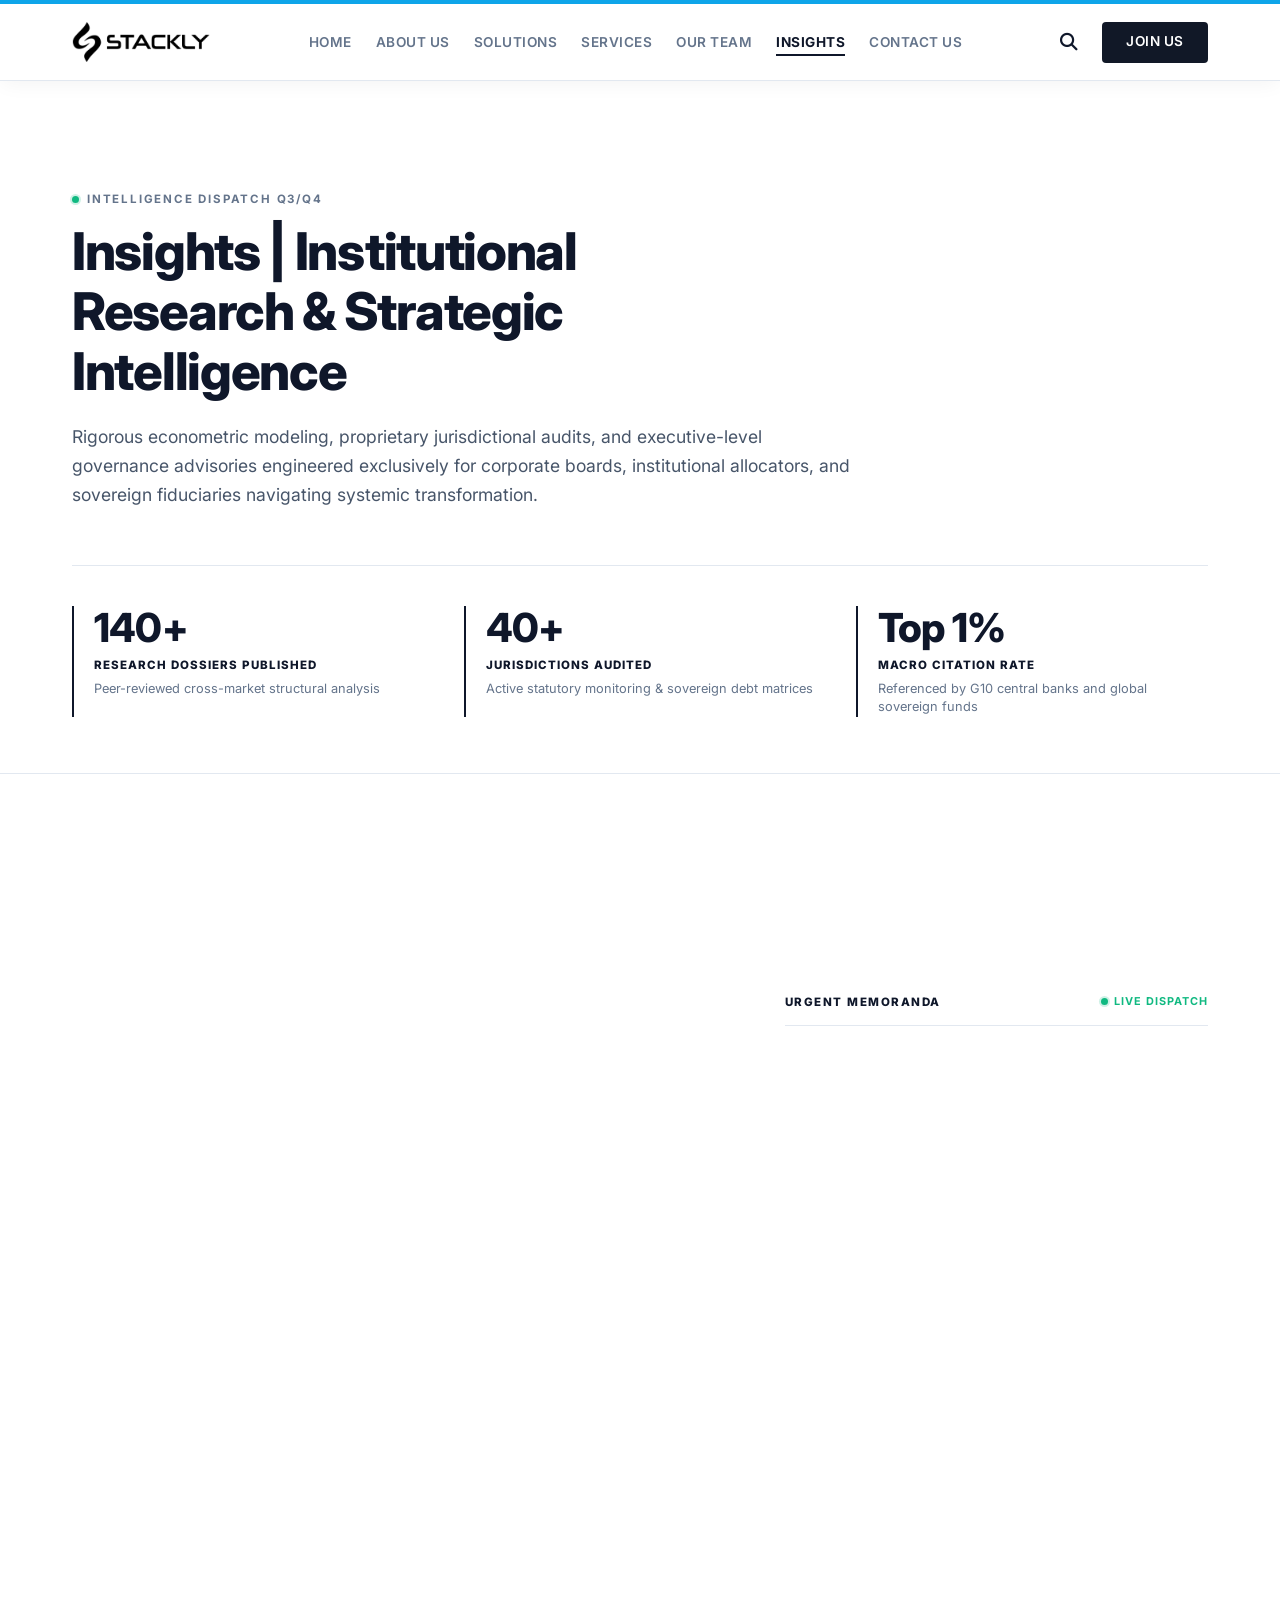
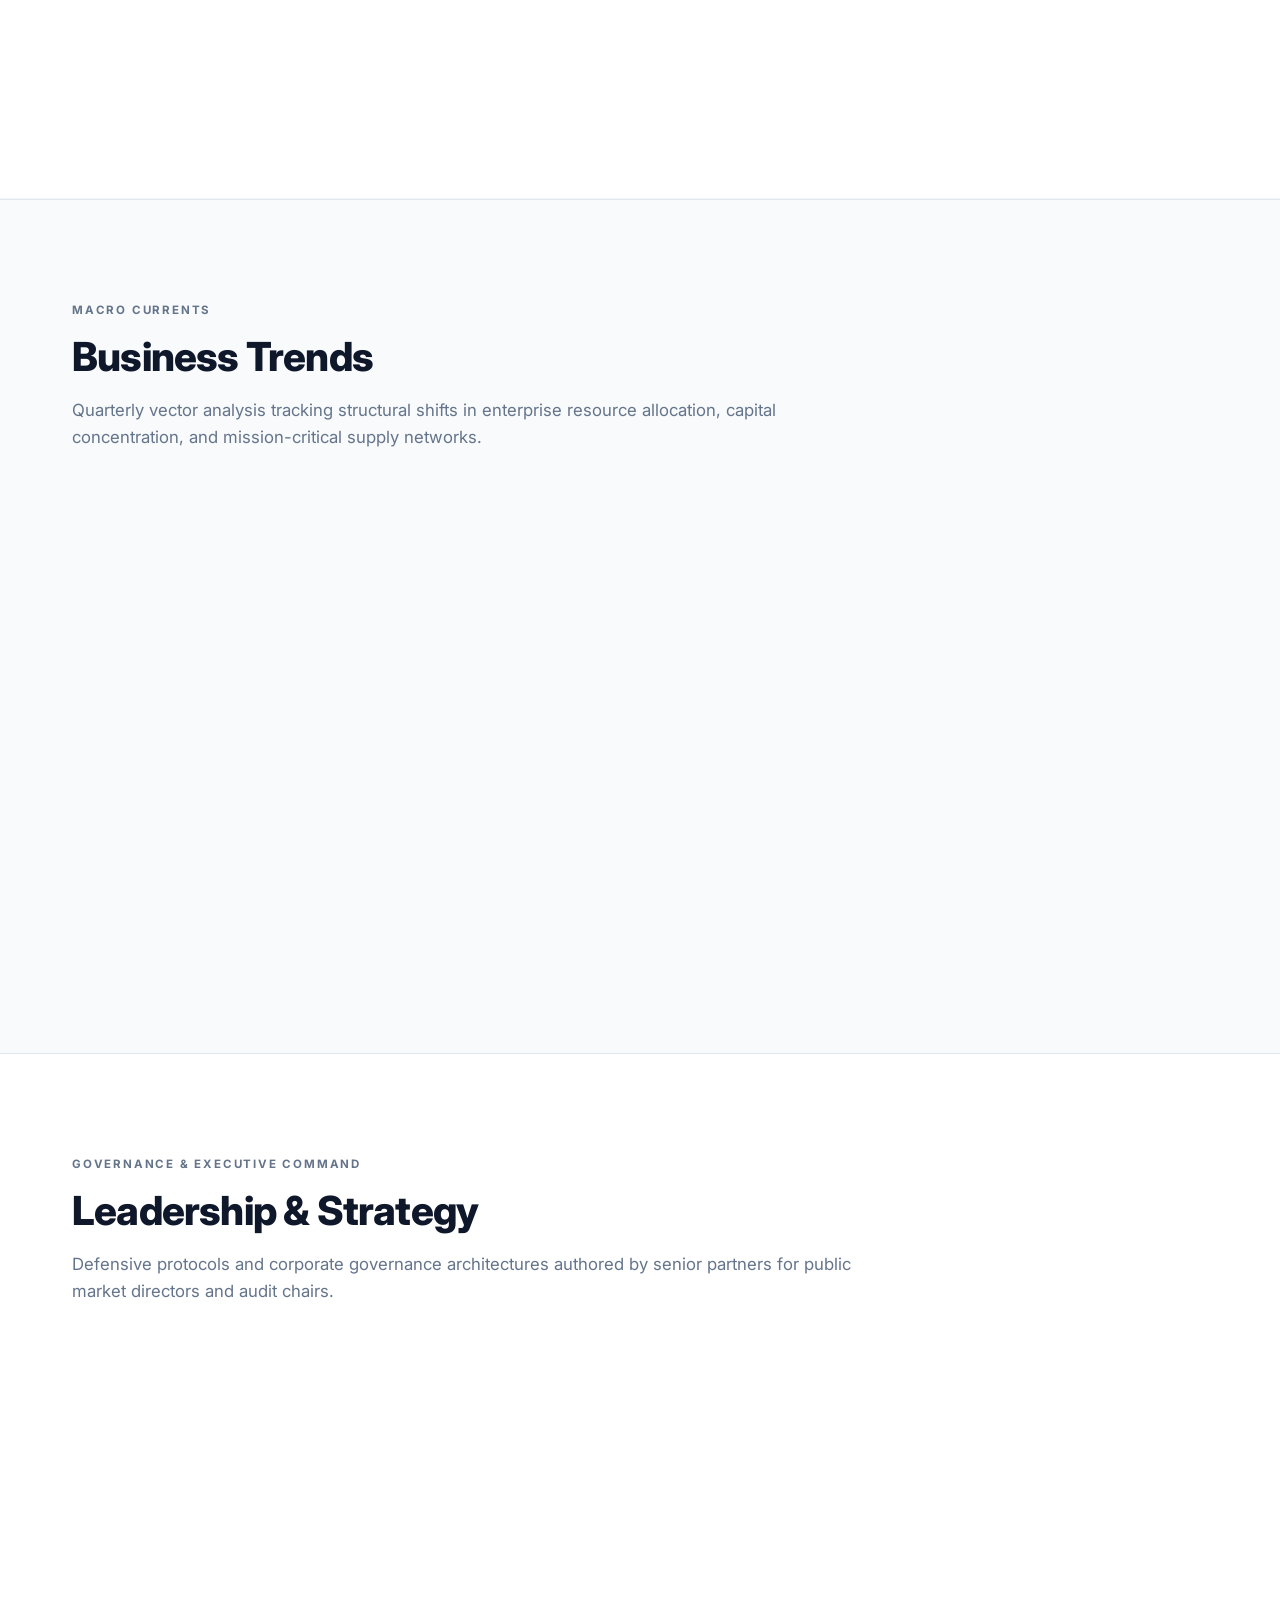
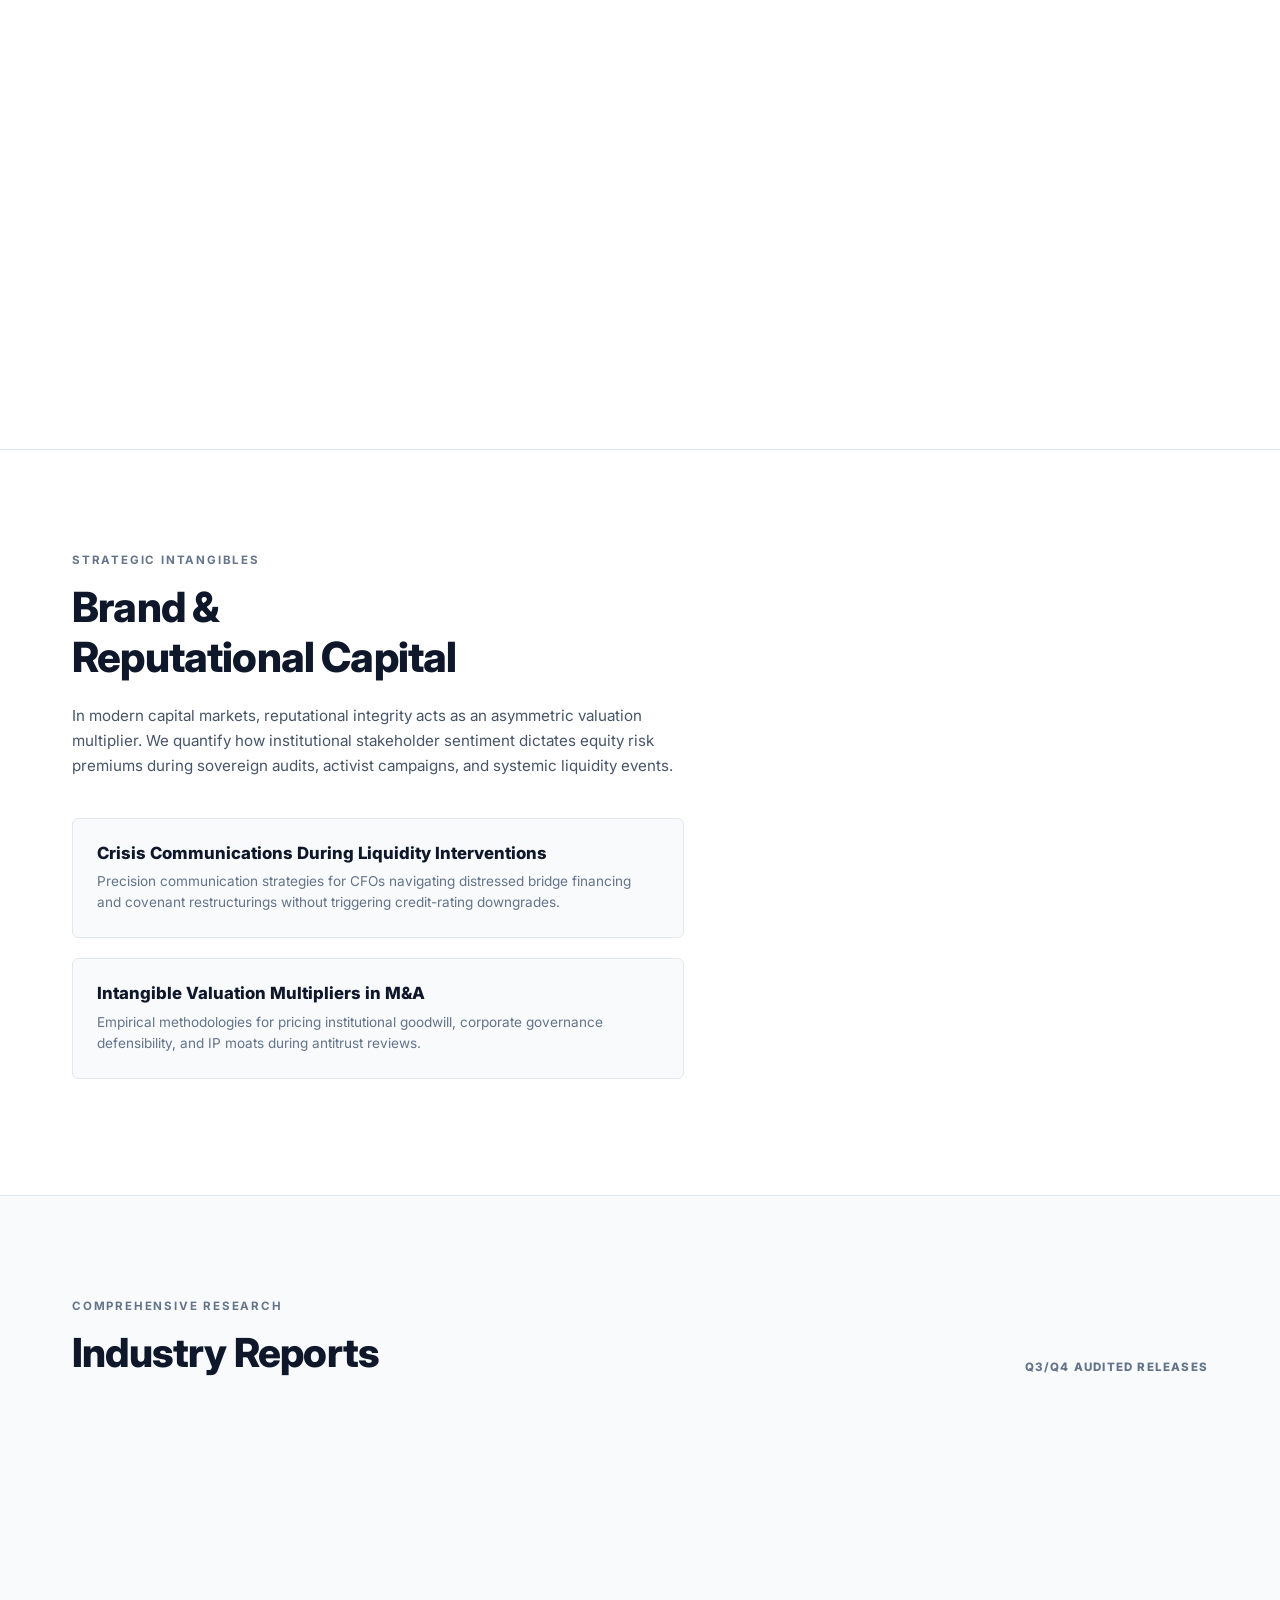
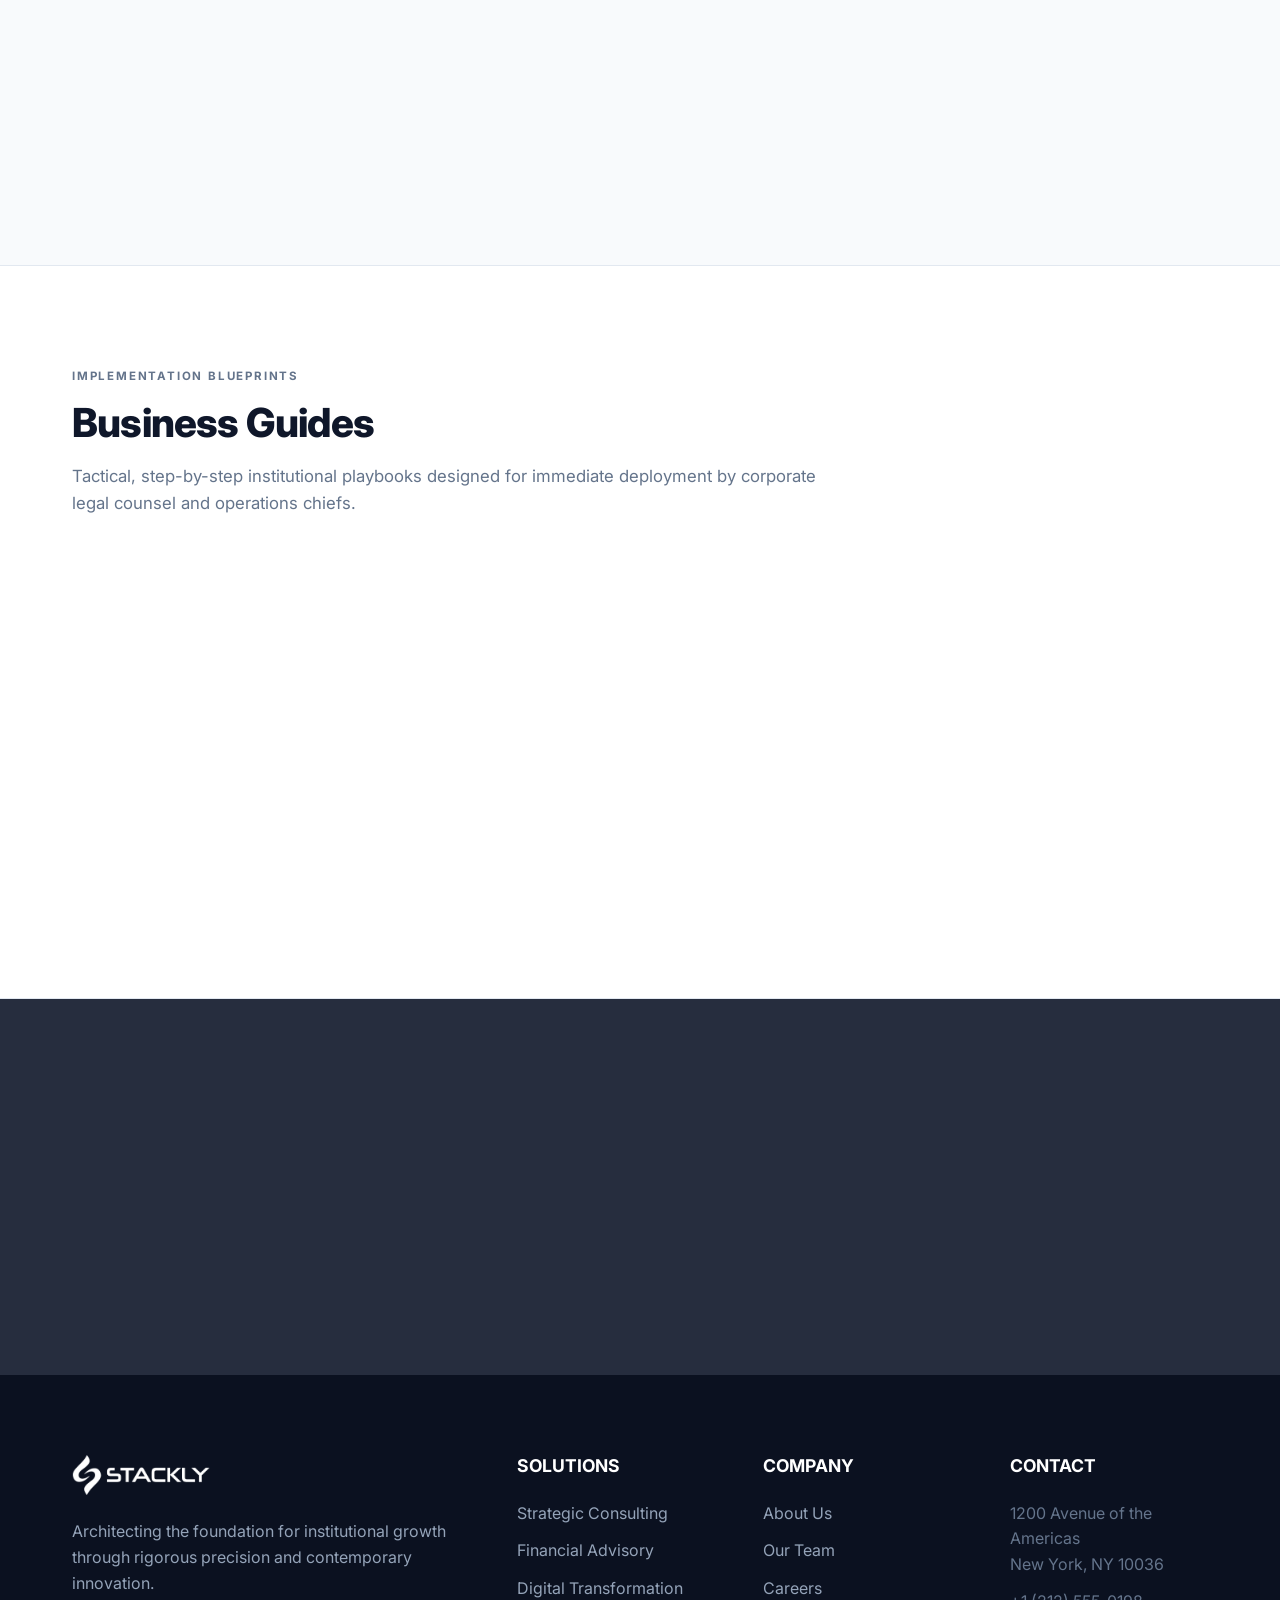
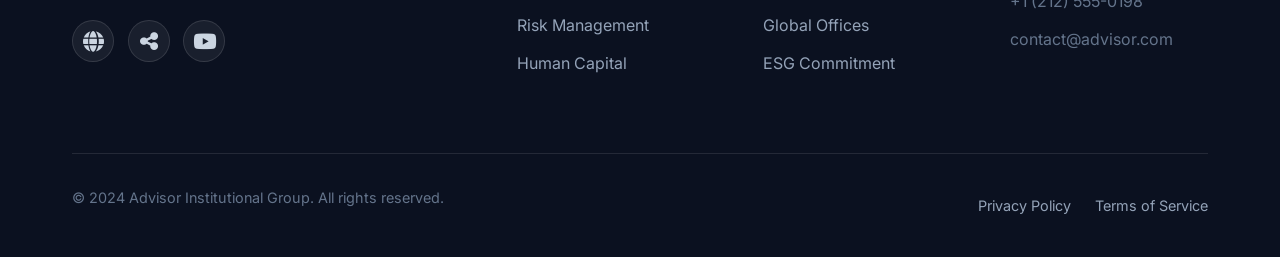
<file: insights.html>
<!DOCTYPE html>
<html lang="en">
<head>
    <meta charset="UTF-8">
    <meta name="viewport" content="width=device-width, initial-scale=1.0">
    <title>Insights - Institutional Research & Strategic Intelligence | ADVISOR</title>
    <meta name="description" content="Rigorous econometric modeling, proprietary jurisdictional audits, and executive-level governance advisories for institutional allocators and sovereign fiduciaries.">
    <link rel="preconnect" href="https://fonts.googleapis.com">
    <link rel="preconnect" href="https://fonts.gstatic.com" crossorigin>
    <link href="https://fonts.googleapis.com/css2?family=Inter:wght@300;400;500;600;700;800&display=swap" rel="stylesheet">
    <link rel="stylesheet" href="https://cdnjs.cloudflare.com/ajax/libs/font-awesome/6.4.0/css/all.min.css">
    <link rel="stylesheet" href="css/styles.css">
</head>
<body>

    <!-- Navbar -->
    <nav class="navbar" style="border-top: 4px solid #0ea5e9;">
        <div class="container nav-container">
            <div class="logo">
                <a href="index.html" style="display: flex; align-items: center;">
                    <img src="assets/logo-stackly.webp" alt="ADVISOR Logo" class="logo-icon">
                </a>
            </div>
            <ul class="nav-links">
                <li><a href="index.html">HOME</a></li>
                <li><a href="about.html">ABOUT US</a></li>
                <li><a href="solutions.html">SOLUTIONS</a></li>
                <li><a href="services.html">SERVICES</a></li>
                <li><a href="teams.html">OUR TEAM</a></li>
                <li><a href="insights.html" class="active">INSIGHTS</a></li>
                <li><a href="contact.html">CONTACT US</a></li>
            </ul>
            <div class="nav-actions">
                <button class="icon-btn search-icon" aria-label="Search"><i class="fa-solid fa-magnifying-glass"></i></button>
                <a href="signin.html" class="btn btn-primary join-btn">JOIN US</a>
                <button class="nav-hamburger-btn" id="nav-hamburger-btn" aria-label="Open Navigation Drawer" type="button">
                    <i class="fa-solid fa-bars"></i>
                </button>
            </div>
        </div>
    </nav>

    <!-- Hero Section -->
    <header class="insights-hero">
        <div class="container">
            <div class="insights-hero-content">
                <span class="insights-eyebrow">
                    <span class="live-dot"></span>
                    INTELLIGENCE DISPATCH Q3/Q4
                </span>
                <h1>Insights | Institutional<br>Research &amp; Strategic<br>Intelligence</h1>
                <p class="insights-hero-desc">
                    Rigorous econometric modeling, proprietary jurisdictional audits, and executive-level governance advisories engineered exclusively for corporate boards, institutional allocators, and sovereign fiduciaries navigating systemic transformation.
                </p>
            </div>

            <!-- 3-Stat Metrics Row -->
            <div class="insights-stats-row">
                <div class="insights-stat-card">
                    <span class="insights-stat-val">140+</span>
                    <span class="insights-stat-title">RESEARCH DOSSIERS PUBLISHED</span>
                    <p class="insights-stat-sub">Peer-reviewed cross-market structural analysis</p>
                </div>
                <div class="insights-stat-card">
                    <span class="insights-stat-val">40+</span>
                    <span class="insights-stat-title">JURISDICTIONS AUDITED</span>
                    <p class="insights-stat-sub">Active statutory monitoring &amp; sovereign debt matrices</p>
                </div>
                <div class="insights-stat-card">
                    <span class="insights-stat-val">Top 1%</span>
                    <span class="insights-stat-title">MACRO CITATION RATE</span>
                    <p class="insights-stat-sub">Referenced by G10 central banks and global sovereign funds</p>
                </div>
            </div>
        </div>
    </header>

    <!-- Priority Transmission / Latest Insights -->
    <section class="priority-section">
        <div class="container">
            <div class="priority-header">
                <div class="priority-header-left">
                    <span class="insights-eyebrow">PRIORITY TRANSMISSION</span>
                    <h2>Latest Insights</h2>
                </div>
                <div class="priority-header-right">
                    <span class="live-dot"></span>
                    REAL-TIME REPOSITORY FEED • LEI: 549300V7K3400091
                </div>
            </div>

            <div class="priority-grid">
                <!-- Left: Flagship Dossier -->
                <article class="flagship-dossier-card">
                    <div class="dossier-top-meta">
                        <span class="dossier-badge">FLAGSHIP DOSSIER</span>
                        <span class="dossier-ref">Ref: AD-9842-MACRO • Global Monetary Architecture</span>
                    </div>
                    <h3 class="dossier-title">The Post-Dollar Sovereign Balance Sheet: Structural Liquidity Partitioning and Reserve Reallocation (2025–2030)</h3>
                    <div class="dossier-author-meta">
                        Dr. Julian Sterling (Chief Macroeconomist) • Published October 14, 2024 • 48 Page Deep Dive
                    </div>
                    <div class="dossier-image-wrap">
                        <img src="assets/insights-hero-desk.webp" alt="Institutional Trading and Research Floor">
                    </div>
                    <p class="dossier-desc">
                        This exhaustive advisory dossier evaluates the systemic transition of G10 currency baskets under multi-polar clearance models. Integrating empirical central bank custody filings from 42 sovereign balance sheets, the analysis quantifies the impending dispersion of risk-weighted collateral, providing board-level mitigations against currency ring-fencing and cross-border settlement freezes.
                    </p>
                    <div class="dossier-footer">
                        <span class="dossier-format">FORMAT: PDF • 6.4 MB Annex Included</span>
                        <a href="404.html" class="btn-download-dossier">DOWNLOAD DOSSIER</a>
                    </div>
                </article>

                <!-- Right: Urgent Memoranda -->
                <div class="urgent-column">
                    <div class="urgent-column-header">
                        <span class="urgent-title-label">URGENT MEMORANDA</span>
                        <span class="urgent-live-label"><span class="live-dot"></span> LIVE DISPATCH</span>
                    </div>

                    <div class="urgent-memos-list">
                        <!-- Memo 1 -->
                        <div class="memo-card">
                            <div class="memo-top-row">
                                <span class="memo-tag tag-alert">ALERT</span>
                                <span class="memo-time">14:02 UTC • 2 hrs ago</span>
                            </div>
                            <h4>Sovereign Debt Ceiling Rescheduling: Treasury General Account Rebalancing</h4>
                            <p class="memo-snippet">Direct advisory on Tier-1 liquidity buffers anticipating short-term duration volatility and…</p>
                            <div class="memo-footer">
                                <span class="memo-author">Authored by Marcus Chen</span>
                                <a href="404.html" class="memo-link">Read Memo &rarr;</a>
                            </div>
                        </div>

                        <!-- Memo 2 -->
                        <div class="memo-card">
                            <div class="memo-top-row">
                                <span class="memo-tag tag-regulatory">REGULATORY UPDATE</span>
                                <span class="memo-time">08:45 UTC • Today</span>
                            </div>
                            <h4>Cross-Border AI Enforcement: Basel IV Tech Capital Charge Provisions</h4>
                            <p class="memo-snippet">Prudential regulation mandating liquidity backstops for automated underwriting…</p>
                            <div class="memo-footer">
                                <span class="memo-author">Authored by Eleanor Vance</span>
                                <a href="404.html" class="memo-link">Read Memo &rarr;</a>
                            </div>
                        </div>

                        <!-- Memo 3 -->
                        <div class="memo-card">
                            <div class="memo-top-row">
                                <span class="memo-tag tag-market">MARKET NOTICE</span>
                                <span class="memo-time">19:10 UTC • Yesterday</span>
                            </div>
                            <h4>Nordic Offshore Power Allocations: Industrial Grid Capacity Caps</h4>
                            <p class="memo-snippet">Implications for sovereign data-center hosting agreements and enterprise infrastructure…</p>
                            <div class="memo-footer">
                                <span class="memo-author">Authored by S. Arisawa, CFA</span>
                                <a href="404.html" class="memo-link">Read Memo &rarr;</a>
                            </div>
                        </div>
                    </div>
                </div>
            </div>
        </div>
    </section>

    <!-- Business Trends (Macro Currents) -->
    <section class="trends-section">
        <div class="container">
            <div class="trends-header">
                <span class="insights-eyebrow">MACRO CURRENTS</span>
                <h2>Business Trends</h2>
                <p>Quarterly vector analysis tracking structural shifts in enterprise resource allocation, capital concentration, and mission-critical supply networks.</p>
            </div>

            <div class="vectors-grid">
                <!-- Vector 01 -->
                <div class="vector-card">
                    <div class="vector-top-bar">
                        <span class="vector-code">VECTOR 01 / SUPPLY CHAIN</span>
                        <span class="vector-metric-badge badge-green">+14.2% YoY</span>
                    </div>
                    <h3>Enterprise Nearshoring Acceleration</h3>
                    <p>Multinational corporations are accelerating the relocation of Tier-1 semiconductor and medical manufacturing capacity into allied regulatory corridors, prioritizing sovereign operational continuity over marginal cost minimization.</p>
                    <div class="vector-footer">
                        <span>Corridor: North America &amp; CEE</span>
                        <span class="advisory-critical">Advisory Score: Critical</span>
                    </div>
                </div>

                <!-- Vector 02 -->
                <div class="vector-card">
                    <div class="vector-top-bar">
                        <span class="vector-code">VECTOR 02 / CAPITAL ALLOCATION</span>
                        <span class="vector-metric-badge badge-red">-6.8% Vol</span>
                    </div>
                    <h3>Private Equity Consolidation &amp; Secondary Swaps</h3>
                    <p>Fund manager liquidity constraints are driving an unprecedented volume of GP-led secondary fund reconstitutions. Capital overhang is prompting defensive rollups and structured preferred-equity infusions across mid-cap tech.</p>
                    <div class="vector-footer">
                        <span>Median Exit Duration: 7.2 Yrs</span>
                        <span class="advisory-elevated">Advisory Score: Elevated</span>
                    </div>
                </div>

                <!-- Vector 03 -->
                <div class="vector-card">
                    <div class="vector-top-bar">
                        <span class="vector-code">VECTOR 03 / INFRASTRUCTURE</span>
                        <span class="vector-metric-badge badge-green">+28.5% CapEx</span>
                    </div>
                    <h3>Captive Power Architecture for Data Infrastructure</h3>
                    <p>Hyperscalers and high-frequency trading clusters are bypassing municipal grid interconnect queues through direct on-site Small Modular Reactor (SMR) and dedicated geothermal co-generation partnerships.</p>
                    <div class="vector-footer">
                        <span>Pipeline: 18.4 GW Globally</span>
                        <span class="advisory-urgent">Advisory Score: Urgent</span>
                    </div>
                </div>
            </div>
        </div>
    </section>

    <!-- Leadership & Strategy (Governance & Executive Command) -->
    <section class="leadership-section">
        <div class="container">
            <div class="leadership-header">
                <span class="insights-eyebrow">GOVERNANCE &amp; EXECUTIVE COMMAND</span>
                <h2>Leadership &amp; Strategy</h2>
                <p>Defensive protocols and corporate governance architectures authored by senior partners for public market directors and audit chairs.</p>
            </div>

            <div class="playbooks-grid">
                <!-- Playbook 1 -->
                <article class="playbook-card">
                    <div class="playbook-author-row">
                        <div class="author-avatar">EV</div>
                        <div class="author-info">
                            <h4>Eleanor Vance</h4>
                            <span>Managing Partner, Board Governance &amp; Shareholder Defense</span>
                        </div>
                    </div>
                    <span class="playbook-vol">PLAYBOOK VOL. VIII</span>
                    <h3>Boardroom Dynamics Against Hostile Activist Encroachment</h3>
                    <p>A structured playbook for audit and compensation committees facing multi-front proxy battles. Outlines strategic counter-solicitation, structural poison-pill mechanisms post-universal proxy rules, and proactive ESG defensive positioning to preserve enterprise valuation.</p>
                    <ul class="playbook-bullets">
                        <li>72-Hour Rapid Board Mobilization Protocol</li>
                        <li>Institutional Investor Shareholder Register De-Anonymization</li>
                        <li>Defensive Strategic Review Committee Mandates</li>
                    </ul>
                    <a href="404.html" class="btn-request-playbook">REQUEST GOVERNANCE PLAYBOOK</a>
                </article>

                <!-- Playbook 2 -->
                <article class="playbook-card">
                    <div class="playbook-author-row">
                        <div class="author-avatar">MC</div>
                        <div class="author-info">
                            <h4>Marcus Chen</h4>
                            <span>Partner, Executive Compensation &amp; Capital Allocation</span>
                        </div>
                    </div>
                    <span class="playbook-vol">PLAYBOOK VOL. XII</span>
                    <h3>The 18-Month CEO Succession Protocol in Volatile Regimes</h3>
                    <p>Seamless executive transition frameworks engineered to minimize equity drawdown during planned or crisis leadership transitions. Integrates non-dilutive equity vesting structures, interim executive delegation authorities, and stakeholder confidence communication matrices.</p>
                    <ul class="playbook-bullets">
                        <li>Shadow Operational Audits for Internal Candidates</li>
                        <li>Cross-Border Regulatory Clearance Timelines</li>
                        <li>Key Institutional Investor Pre-Clearance Safe Harbors</li>
                    </ul>
                    <a href="404.html" class="btn-request-playbook">REQUEST SUCCESSION FRAMEWORK</a>
                </article>
            </div>
        </div>
    </section>

    <!-- Brand & Reputational Capital (Strategic Intangibles) -->
    <section class="intangibles-section">
        <div class="container">
            <div class="intangibles-grid">
                <!-- Left Column -->
                <div class="intangibles-left">
                    <span class="insights-eyebrow">STRATEGIC INTANGIBLES</span>
                    <h2>Brand &amp;<br>Reputational Capital</h2>
                    <p>In modern capital markets, reputational integrity acts as an asymmetric valuation multiplier. We quantify how institutional stakeholder sentiment dictates equity risk premiums during sovereign audits, activist campaigns, and systemic liquidity events.</p>

                    <div class="intangible-block">
                        <h4>Crisis Communications During Liquidity Interventions</h4>
                        <p>Precision communication strategies for CFOs navigating distressed bridge financing and covenant restructurings without triggering credit-rating downgrades.</p>
                    </div>

                    <div class="intangible-block">
                        <h4>Intangible Valuation Multipliers in M&amp;A</h4>
                        <p>Empirical methodologies for pricing institutional goodwill, corporate governance defensibility, and IP moats during antitrust reviews.</p>
                    </div>
                </div>

                <!-- Right Column: Empirical Bar Chart Card -->
                <div class="chart-card">
                    <div class="chart-header">
                        REPUTATIONAL RESILIENCE VS. MARKET DRAWDOWN (EMPIRICAL ANALYSIS)
                    </div>
                    <div class="chart-visual-area">
                        <!-- Bar 1 -->
                        <div class="chart-bar-group">
                            <div class="chart-bar bar-grey">-24.2%</div>
                            <span class="chart-label">Traditional Firms</span>
                        </div>
                        <!-- Bar 2 -->
                        <div class="chart-bar-group">
                            <div class="chart-bar bar-dark">-8.4%</div>
                            <span class="chart-label">Audited Entities</span>
                        </div>
                        <!-- Bar 3 -->
                        <div class="chart-bar-group">
                            <div class="chart-bar bar-green">+3.1%</div>
                            <span class="chart-label" style="font-weight: 800; color: #0f172a;">ADVISOR. Governed</span>
                        </div>
                    </div>
                    <div class="chart-footer">
                        <span>Source: ADVISOR. Capital Index • 2020-2024 Retrospective</span>
                        <a href="404.html">Download Methodology (PDF)</a>
                    </div>
                </div>
            </div>
        </div>
    </section>

    <!-- Industry Reports (Comprehensive Research) -->
    <section class="reports-section">
        <div class="container">
            <div class="reports-header">
                <div class="reports-header-left">
                    <span class="insights-eyebrow">COMPREHENSIVE RESEARCH</span>
                    <h2>Industry Reports</h2>
                </div>
                <div class="reports-header-right">
                    Q3/Q4 AUDITED RELEASES
                </div>
            </div>

            <div class="reports-grid">
                <!-- Report 1 -->
                <article class="report-card">
                    <div>
                        <div class="report-top-meta">
                            <span>Sector: Energy</span>
                            <span>72 Pages</span>
                        </div>
                        <h3>Energy Transition &amp; Grid Ops</h3>
                        <p>Strategic audit of transmission capacity constraints, storage economics, and nuclear SMR capital allocation across OECD power grids.</p>
                    </div>
                    <div class="report-footer">
                        <span>Updated Oct 2024</span>
                        <a href="404.html" class="report-download-tag">PDF <i class="fa-solid fa-arrow-down"></i></a>
                    </div>
                </article>

                <!-- Report 2 -->
                <article class="report-card">
                    <div>
                        <div class="report-top-meta">
                            <span>Sector: Sovereign Capital</span>
                            <span>88 Pages</span>
                        </div>
                        <h3>Sovereign Wealth &amp; PE</h3>
                        <p>Direct co-investment allocations, liquidity management in uncalled capital commitments, and Gulf-Asia bilateral syndication flows.</p>
                    </div>
                    <div class="report-footer">
                        <span>Updated Sep 2024</span>
                        <a href="404.html" class="report-download-tag">PDF <i class="fa-solid fa-arrow-down"></i></a>
                    </div>
                </article>

                <!-- Report 3 -->
                <article class="report-card">
                    <div>
                        <div class="report-top-meta">
                            <span>Sector: Banking</span>
                            <span>64 Pages</span>
                        </div>
                        <h3>Tier-1 Financial Institutions</h3>
                        <p>Commercial real estate exposure stress-testing, non-performing loan securitization, and digital deposit run velocity metrics.</p>
                    </div>
                    <div class="report-footer">
                        <span>Updated Oct 2024</span>
                        <a href="404.html" class="report-download-tag">PDF <i class="fa-solid fa-arrow-down"></i></a>
                    </div>
                </article>

                <!-- Report 4 -->
                <article class="report-card">
                    <div>
                        <div class="report-top-meta">
                            <span>Sector: Healthcare</span>
                            <span>56 Pages</span>
                        </div>
                        <h3>Life Sciences &amp; BioTech</h3>
                        <p>Regulatory approval trajectory forecasting under reformed FDA fast-track pathways and synthetic biology patent consolidation.</p>
                    </div>
                    <div class="report-footer">
                        <span>Updated Aug 2024</span>
                        <a href="404.html" class="report-download-tag">PDF <i class="fa-solid fa-arrow-down"></i></a>
                    </div>
                </article>
            </div>
        </div>
    </section>

    <!-- Business Guides (Implementation Blueprints) -->
    <section class="guides-section">
        <div class="container">
            <div class="guides-header">
                <span class="insights-eyebrow">IMPLEMENTATION BLUEPRINTS</span>
                <h2>Business Guides</h2>
                <p>Tactical, step-by-step institutional playbooks designed for immediate deployment by corporate legal counsel and operations chiefs.</p>
            </div>

            <div class="guides-list">
                <!-- Guide 01 -->
                <div class="guide-row-card">
                    <div class="guide-left-content">
                        <span class="guide-number">01</span>
                        <div class="guide-text-wrap">
                            <h3>Fiduciary Audit Checklist</h3>
                            <p>A 42-point regulatory compliance verification audit for pension fund trustees and private equity general partners.</p>
                        </div>
                    </div>
                    <a href="404.html" class="btn-access-guide">ACCESS CHECKLIST</a>
                </div>

                <!-- Guide 02 -->
                <div class="guide-row-card">
                    <div class="guide-left-content">
                        <span class="guide-number">02</span>
                        <div class="guide-text-wrap">
                            <h3>Sovereign Compliance Roadmap</h3>
                            <p>Jurisdictional roadmap for cross-border foreign direct investment (CFIUS, EU Foreign Subsidies Regulation, UK NSI Act).</p>
                        </div>
                    </div>
                    <a href="404.html" class="btn-access-guide">ACCESS ROADMAP</a>
                </div>

                <!-- Guide 03 -->
                <div class="guide-row-card">
                    <div class="guide-left-content">
                        <span class="guide-number">03</span>
                        <div class="guide-text-wrap">
                            <h3>Cross-Border Crisis Protocol</h3>
                            <p>Standardized incident response playbook for enterprise data exfiltration, international asset freezes, and executive extraction.</p>
                        </div>
                    </div>
                    <a href="404.html" class="btn-access-guide">ACCESS PROTOCOL</a>
                </div>
            </div>
        </div>
    </section>

    <!-- CTA Section -->
    <section class="cta-section" id="consultation">
        <div class="cta-overlay"></div>
        <div class="container cta-content">
            <h2>Let's Grow Your Business</h2>
            <p>Engage with our senior advisory team to blueprint your next decade of growth.</p>
            <a href="404.html" class="btn btn-accent">SCHEDULE A CONSULTATION</a>
        </div>
    </section>

    <!-- Footer -->
    <footer class="footer" id="contact">
        <div class="container footer-grid">
            <div class="footer-brand">
                <div class="logo">
                    <img src="assets/logo-stackly.webp" alt="ADVISOR Logo" class="logo-icon">
                </div>
                <p>Architecting the foundation for institutional growth through rigorous precision and contemporary innovation.</p>
                <div class="social-links">
                    <a href="404.html" aria-label="Globe"><i class="fa-solid fa-globe"></i></a>
                    <a href="404.html" aria-label="Share"><i class="fa-solid fa-share-nodes"></i></a>
                    <a href="404.html" aria-label="YouTube"><i class="fa-brands fa-youtube"></i></a>
                </div>
            </div>
            <div class="footer-links">
                <h4>SOLUTIONS</h4>
                <ul>
                    <li><a href="solutions.html#practice-01">Strategic Consulting</a></li>
                    <li><a href="solutions.html#practice-02">Financial Advisory</a></li>
                    <li><a href="solutions.html#practice-04">Digital Transformation</a></li>
                    <li><a href="solutions.html#practice-06">Risk Management</a></li>
                    <li><a href="solutions.html#practice-05">Human Capital</a></li>
                </ul>
            </div>
            <div class="footer-links">
                <h4>COMPANY</h4>
                <ul>
                    <li><a href="about.html">About Us</a></li>
                    <li><a href="teams.html">Our Team</a></li>
                    <li><a href="#">Careers</a></li>
                    <li><a href="#">Global Offices</a></li>
                    <li><a href="#">ESG Commitment</a></li>
                </ul>
            </div>
            <div class="footer-contact">
                <h4>CONTACT</h4>
                <p>1200 Avenue of the Americas<br>New York, NY 10036</p>
                <p>+1 (212) 555-0198</p>
                <p>contact@advisor.com</p>
            </div>
        </div>
        <div class="container">
            <div class="footer-bottom">
                <p>&copy; 2024 Advisor Institutional Group. All rights reserved.</p>
                <div class="bottom-links">
                    <a href="#">Privacy Policy</a>
                    <a href="#">Terms of Service</a>
                </div>
            </div>
        </div>
    </footer>

    <script src="js/main.js"></script>
</body>
</html>
</file>
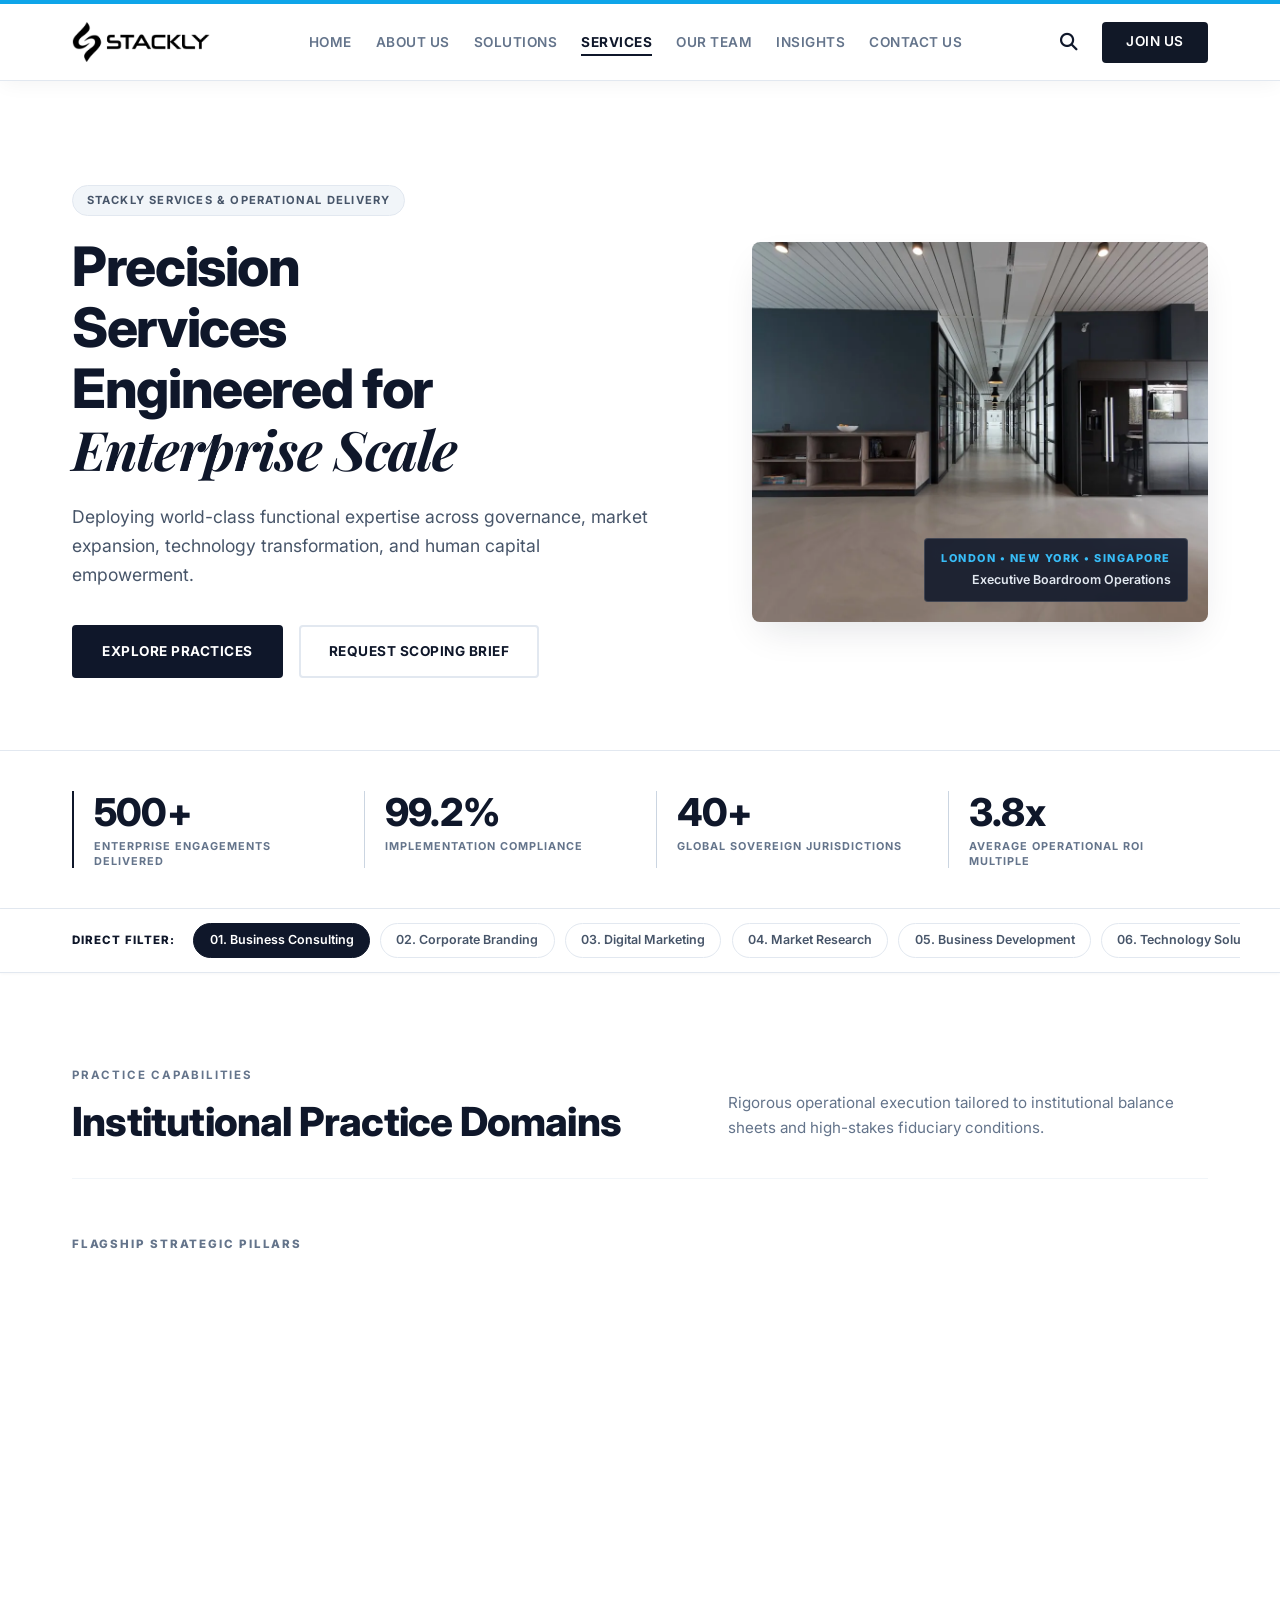
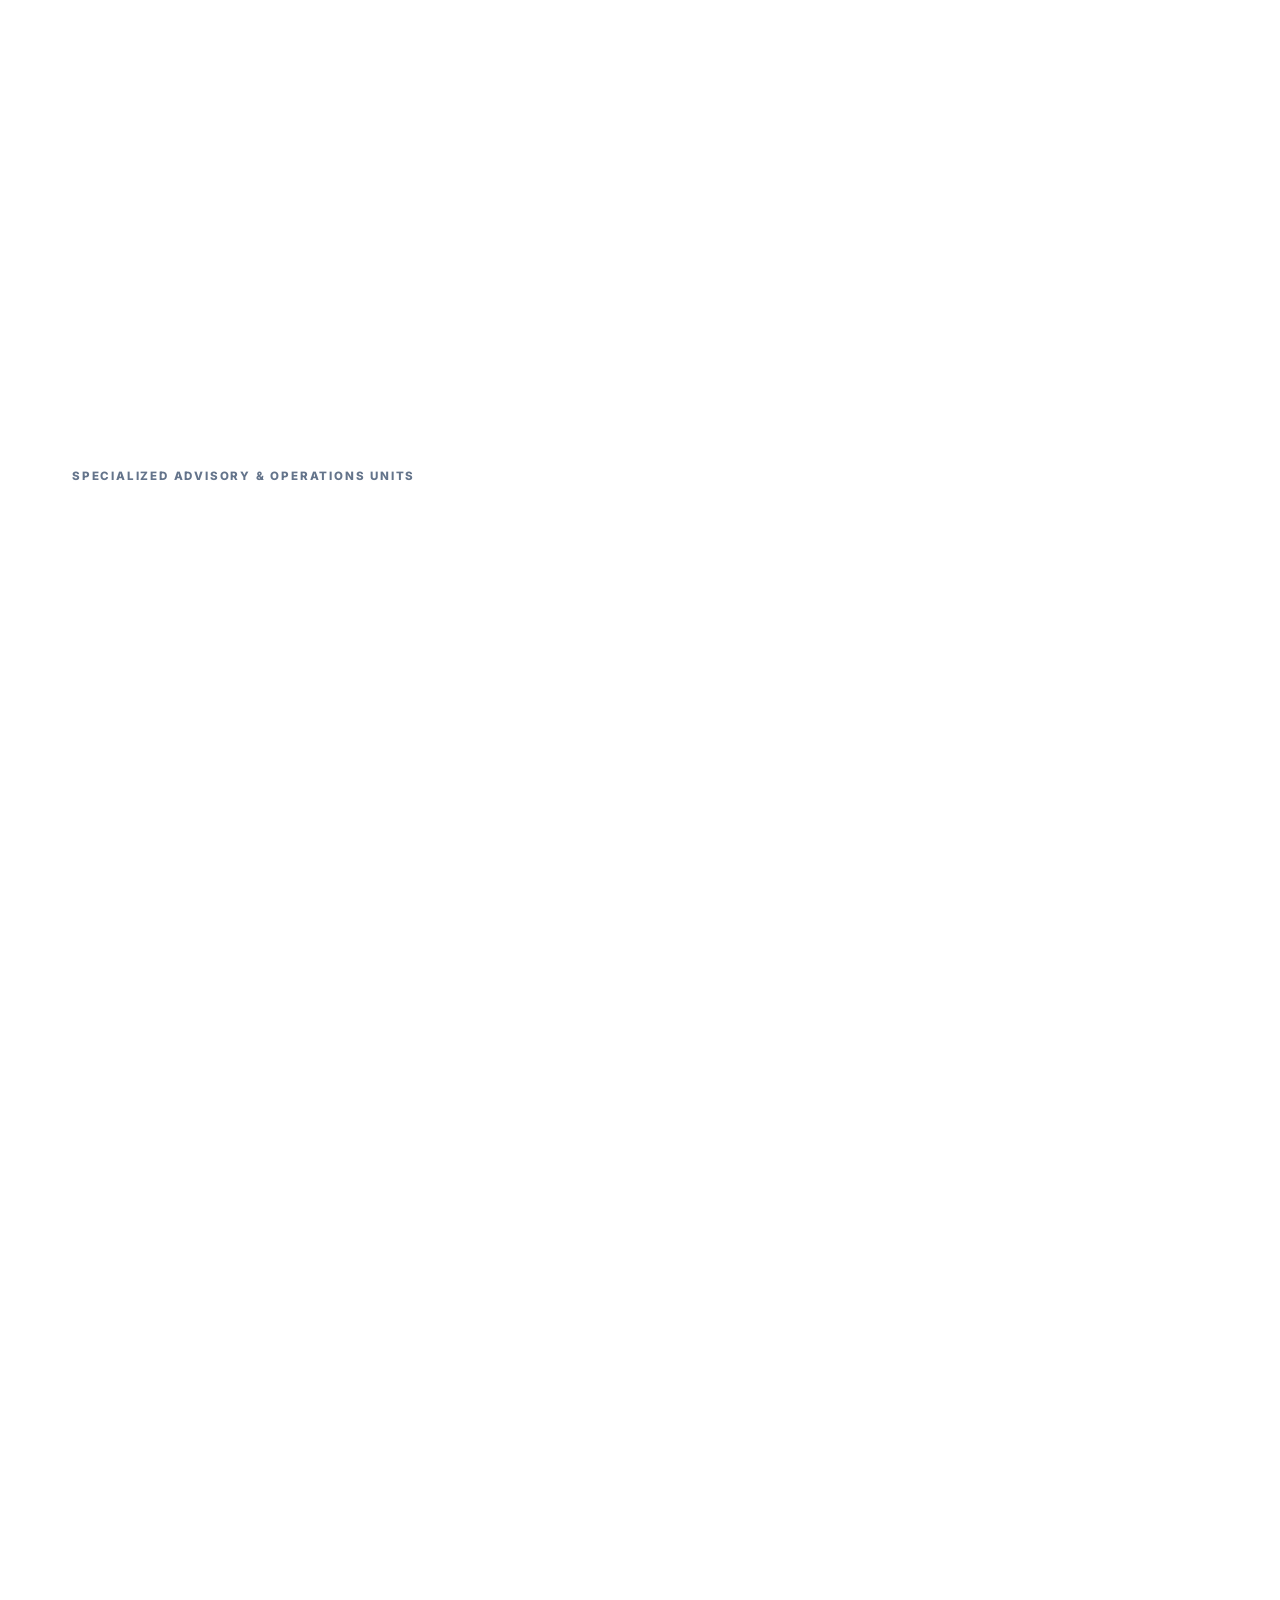
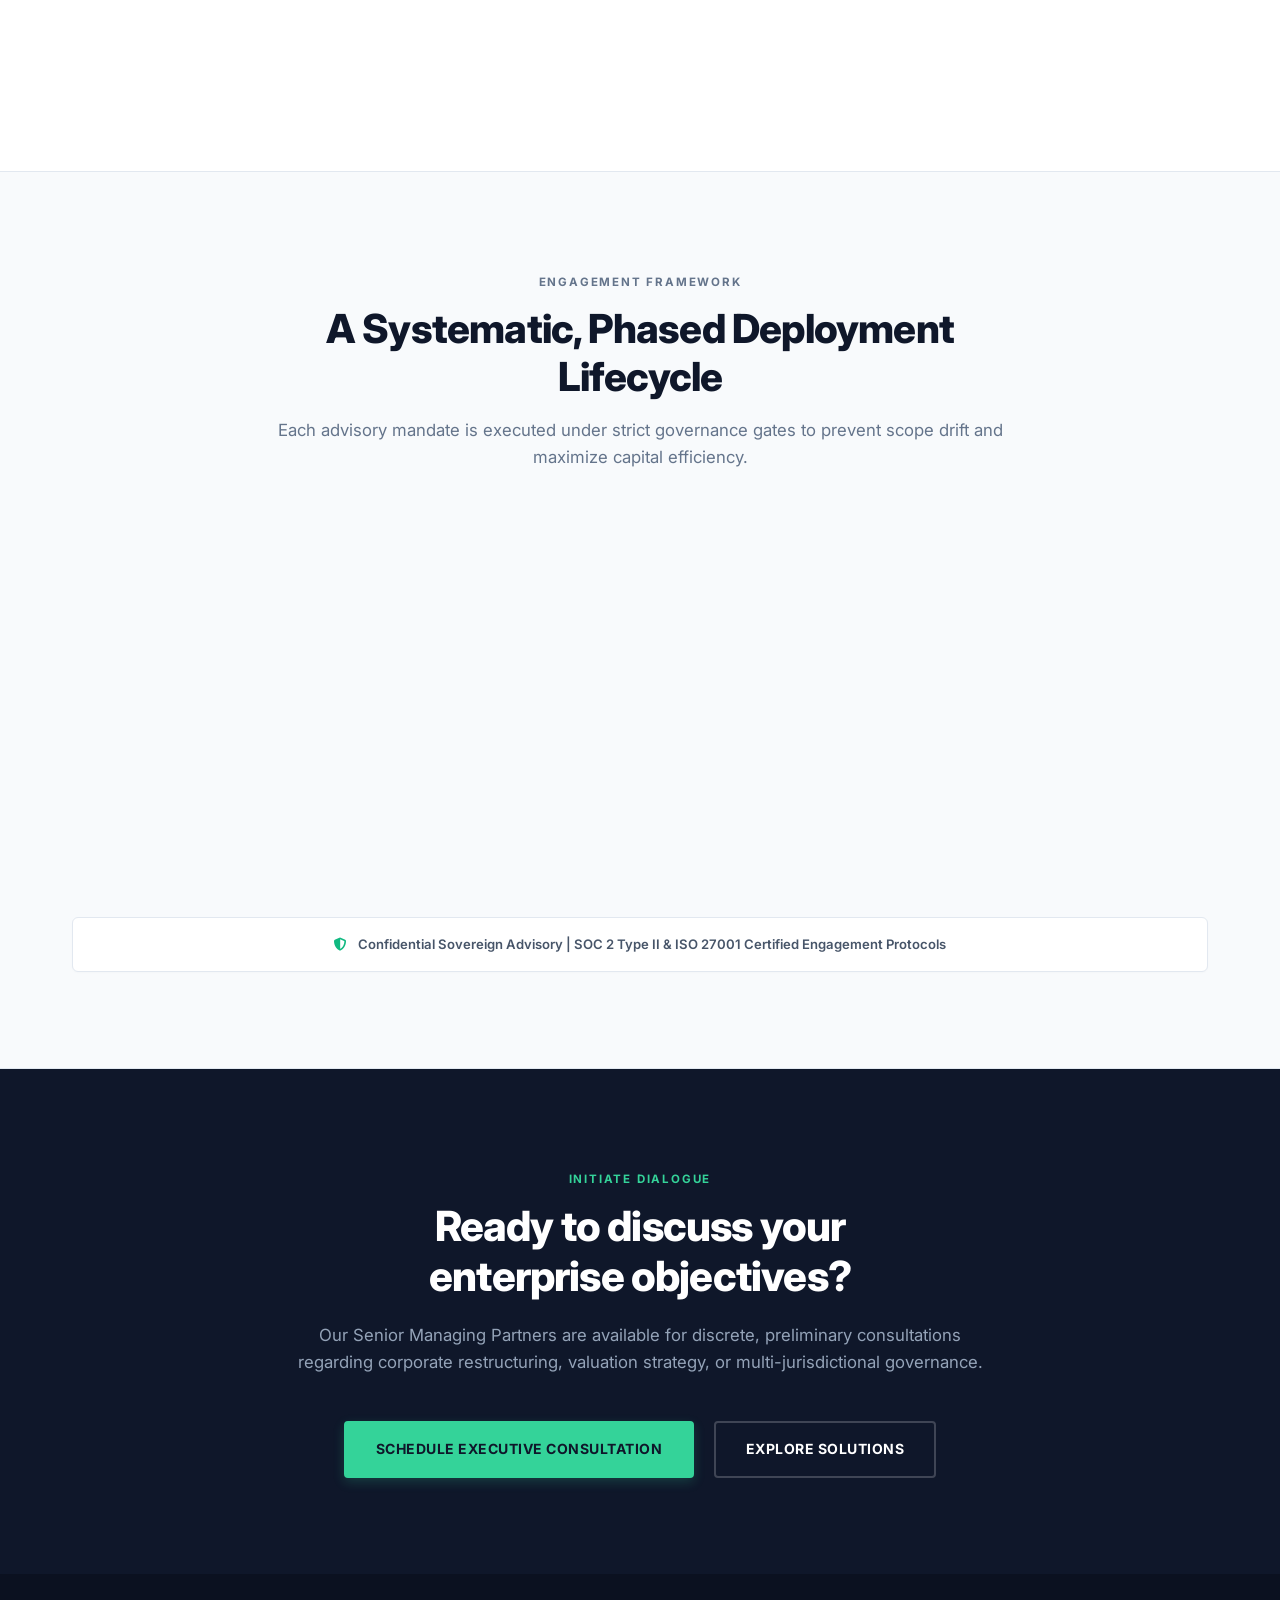
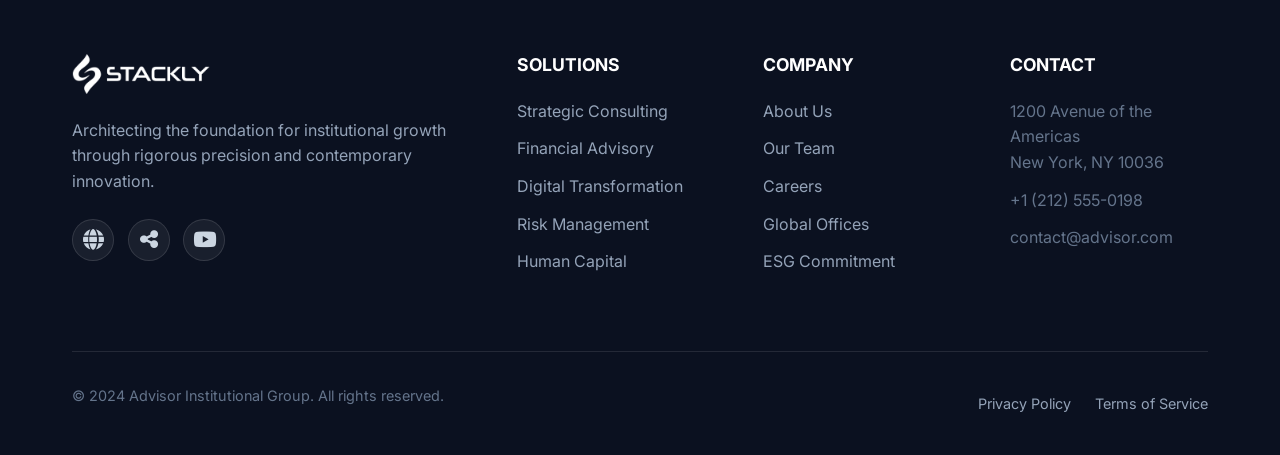
<file: services.html>
<!DOCTYPE html>
<html lang="en">
<head>
    <meta charset="UTF-8">
    <meta name="viewport" content="width=device-width, initial-scale=1.0">
    <title>Services - Precision Services Engineered for Enterprise Scale</title>
    <meta name="description" content="Deploying world-class functional expertise across governance, market expansion, technology transformation, and human capital empowerment.">
    <link rel="preconnect" href="https://fonts.googleapis.com">
    <link rel="preconnect" href="https://fonts.gstatic.com" crossorigin>
    <link href="https://fonts.googleapis.com/css2?family=Inter:wght@300;400;500;600;700;800&family=Playfair+Display:ital,wght@1,600;1,700&display=swap" rel="stylesheet">
    <link rel="stylesheet" href="https://cdnjs.cloudflare.com/ajax/libs/font-awesome/6.4.0/css/all.min.css">
    <link rel="stylesheet" href="css/styles.css">
</head>
<body>

    <!-- Navbar -->
    <nav class="navbar" style="border-top: 4px solid #0ea5e9;">
        <div class="container nav-container">
            <div class="logo">
                <a href="index.html" style="display: flex; align-items: center;">
                    <img src="assets/logo-stackly.webp" alt="ADVISOR Logo" class="logo-icon">
                </a>
            </div>
            <ul class="nav-links">
                <li><a href="index.html">HOME</a></li>
                <li><a href="about.html">ABOUT US</a></li>
                <li><a href="solutions.html">SOLUTIONS</a></li>
                <li><a href="services.html" class="active">SERVICES</a></li>
                <li><a href="teams.html">OUR TEAM</a></li>
                <li><a href="insights.html">INSIGHTS</a></li>
                <li><a href="contact.html">CONTACT US</a></li>
            </ul>
            <div class="nav-actions">
                <button class="icon-btn search-icon" aria-label="Search"><i class="fa-solid fa-magnifying-glass"></i></button>
                <a href="signin.html" class="btn btn-primary join-btn">JOIN US</a>
                <button class="nav-hamburger-btn" id="nav-hamburger-btn" aria-label="Open Navigation Drawer" type="button">
                    <i class="fa-solid fa-bars"></i>
                </button>
            </div>
        </div>
    </nav>

    <!-- Hero Section -->
    <header class="services-hero">
        <div class="container">
            <div class="services-hero-grid">
                <!-- Hero Left Copy -->
                <div class="services-hero-left">
                    <span class="eyebrow-pill">Stackly SERVICES & OPERATIONAL DELIVERY</span>
                    <h1>Precision<br>Services<br>Engineered for<br><em>Enterprise Scale</em></h1>
                    <p class="services-hero-desc">
                        Deploying world-class functional expertise across governance, market expansion, technology transformation, and human capital empowerment.
                    </p>
                    <div class="services-hero-buttons">
                        <a href="404.html" class="btn-hero-primary">EXPLORE PRACTICES</a>
                        <a href="404.html" class="btn-hero-secondary">REQUEST SCOPING BRIEF</a>
                    </div>
                </div>

                <!-- Hero Right Visual -->
                <div class="services-hero-visual">
                    <img src="assets/services-hero-boardroom.webp" alt="Executive Boardroom Operations">
                    <div class="visual-caption-badge">
                        <div class="visual-caption-city">LONDON • NEW YORK • SINGAPORE</div>
                        <div class="visual-caption-title">Executive Boardroom Operations</div>
                    </div>
                </div>
            </div>
        </div>
    </header>

    <!-- Operational Stats Row -->
    <section class="services-stats-section">
        <div class="container">
            <div class="services-stats-grid">
                <div class="services-stat-item">
                    <span class="services-stat-val">500+</span>
                    <span class="services-stat-label">ENTERPRISE ENGAGEMENTS DELIVERED</span>
                </div>
                <div class="services-stat-item">
                    <span class="services-stat-val">99.2%</span>
                    <span class="services-stat-label">IMPLEMENTATION COMPLIANCE</span>
                </div>
                <div class="services-stat-item">
                    <span class="services-stat-val">40+</span>
                    <span class="services-stat-label">GLOBAL SOVEREIGN JURISDICTIONS</span>
                </div>
                <div class="services-stat-item">
                    <span class="services-stat-val">3.8x</span>
                    <span class="services-stat-label">AVERAGE OPERATIONAL ROI MULTIPLE</span>
                </div>
            </div>
        </div>
    </section>

    <!-- Direct Filter Subnav Bar -->
    <nav class="services-filter-bar" aria-label="Practice areas filter">
        <div class="container services-filter-container">
            <span class="services-filter-label">DIRECT FILTER:</span>
            <a href="#practice-01" class="services-pill active">01. Business Consulting</a>
            <a href="#practice-02" class="services-pill">02. Corporate Branding</a>
            <a href="#practice-03" class="services-pill">03. Digital Marketing</a>
            <a href="#practice-04" class="services-pill">04. Market Research</a>
            <a href="#practice-05" class="services-pill">05. Business Development</a>
            <a href="#practice-06" class="services-pill">06. Technology Solutions</a>
            <a href="#practice-07" class="services-pill">07. Corporate Comms</a>
            <a href="#practice-08" class="services-pill">08. Project Management</a>
            <a href="#practice-09" class="services-pill">09. Training & Workshops</a>
        </div>
    </nav>

    <!-- Practice Capabilities Section -->
    <section class="practices-section" id="practices">
        <div class="container">
            <!-- Section Header -->
            <div class="practices-header">
                <div class="practices-header-left">
                    <span class="services-eyebrow">PRACTICE CAPABILITIES</span>
                    <h2>Institutional Practice Domains</h2>
                </div>
                <div class="practices-header-right">
                    <p>Rigorous operational execution tailored to institutional balance sheets and high-stakes fiduciary conditions.</p>
                </div>
            </div>

            <!-- TIER 1: Flagship Strategic Pillars -->
            <span class="tier-subhead">FLAGSHIP STRATEGIC PILLARS</span>
            <div class="flagship-grid">
                
                <!-- Flagship 01 -->
                <article class="flagship-card" id="practice-01">
                    <div class="flagship-img-wrap">
                        <img src="assets/services-engagement-model.webp" alt="Business Consulting Meeting">
                        <span class="flagship-badge-overlay">FLAGSHIP 01 / 09</span>
                        <div class="flagship-icon-overlay"><i class="fa-solid fa-layer-group"></i></div>
                    </div>
                    <div class="flagship-body">
                        <h3 class="flagship-title">Business Consulting</h3>
                        <p class="flagship-summary">End-to-end organizational restructuring, capital allocation governance, and high-stakes transformation steering.</p>
                        
                        <div class="srv-deliverables-block">
                            <span class="srv-deliverables-heading">KEY DELIVERABLES</span>
                            <ul class="srv-deliverables-list">
                                <li>Operating Model Optimization</li>
                                <li>Boardroom Governance Architecture</li>
                                <li>Post-Merger Integration (PMI)</li>
                                <li>Zero-Trust Security Mesh</li>
                            </ul>
                        </div>

                        <div class="srv-impact-box">
                            <span class="srv-impact-tag">BENCHMARK IMPACT</span>
                            <span class="srv-impact-value">+32% Operational Agility Index <i class="fa-solid fa-arrow-trend-up"></i></span>
                        </div>
                    </div>
                </article>

                <!-- Flagship 06 -->
                <article class="flagship-card" id="practice-06">
                    <div class="flagship-img-wrap">
                        <img src="assets/services-case-execution.webp" alt="Technology Solutions Presentation">
                        <span class="flagship-badge-overlay">FLAGSHIP 06 / 09</span>
                        <div class="flagship-icon-overlay"><i class="fa-solid fa-microchip"></i></div>
                    </div>
                    <div class="flagship-body">
                        <h3 class="flagship-title">Technology Solutions</h3>
                        <p class="flagship-summary">Architecting cloud-native enterprise stacks, legacy core modernization, data infrastructure, and sovereign AI governance.</p>
                        
                        <div class="srv-deliverables-block">
                            <span class="srv-deliverables-heading">KEY DELIVERABLES</span>
                            <ul class="srv-deliverables-list">
                                <li>Cloud Migration & Modernization</li>
                                <li>Enterprise AI & LLM Systems</li>
                                <li>Zero-Trust Security Mesh</li>
                                <li>Autonomous Data Telemetry</li>
                            </ul>
                        </div>

                        <div class="srv-impact-box">
                            <span class="srv-impact-tag">BENCHMARK IMPACT</span>
                            <span class="srv-impact-value">-40% Infrastructure TCO <i class="fa-solid fa-arrow-trend-down"></i></span>
                        </div>
                    </div>
                </article>

                <!-- Flagship 09 -->
                <article class="flagship-card" id="practice-09">
                    <div class="flagship-img-wrap">
                        <img src="assets/services-case-strategy.webp" alt="Training & Leadership Workshops">
                        <span class="flagship-badge-overlay">FLAGSHIP 09 / 09</span>
                        <div class="flagship-icon-overlay"><i class="fa-solid fa-chalkboard-user"></i></div>
                    </div>
                    <div class="flagship-body">
                        <h3 class="flagship-title">Training & Workshops</h3>
                        <p class="flagship-summary">Executive boardroom retreats, leadership capability academies, agile transformation sprints, and cross-functional upskilling.</p>
                        
                        <div class="srv-deliverables-block">
                            <span class="srv-deliverables-heading">KEY DELIVERABLES</span>
                            <ul class="srv-deliverables-list">
                                <li>C-Suite Executive Masterclasses</li>
                                <li>Enterprise Leadership Academies</li>
                                <li>Strategic Simulation War Games</li>
                                <li>Cross-Functional Agile Sprints</li>
                            </ul>
                        </div>

                        <div class="srv-impact-box">
                            <span class="srv-impact-tag">BENCHMARK IMPACT</span>
                            <span class="srv-impact-value">12,000+ Executives Certified <i class="fa-solid fa-certificate"></i></span>
                        </div>
                    </div>
                </article>

            </div>

            <!-- TIER 2: Specialized Advisory & Operations Units -->
            <span class="tier-subhead">SPECIALIZED ADVISORY & OPERATIONS UNITS</span>
            <div class="specialized-grid">
                
                <!-- Card 02 -->
                <article class="specialized-card" id="practice-02">
                    <div class="specialized-card-top">
                        <span class="specialized-num">02 / 09</span>
                        <span class="specialized-unit-tag">IDENTITY & EQUITY</span>
                    </div>
                    <h3 class="specialized-title">Corporate Branding</h3>
                    <p class="specialized-summary">Institutional reputation architecture, multi-entity visual identity systems, and high-equity corporate positioning.</p>
                    
                    <div class="srv-deliverables-block">
                        <span class="srv-deliverables-heading">KEY DELIVERABLES</span>
                        <ul class="srv-deliverables-list">
                            <li>Executive Narrative Frameworks</li>
                            <li>Unified Brand Hierarchy</li>
                            <li>Global IP & Brand Guidelines</li>
                        </ul>
                    </div>

                    <div class="srv-impact-box">
                        <span class="srv-impact-tag">BENCHMARK IMPACT</span>
                        <span class="srv-impact-value">+45% Stakeholder Equity Value <i class="fa-solid fa-arrow-trend-up"></i></span>
                    </div>
                </article>

                <!-- Card 03 -->
                <article class="specialized-card" id="practice-03">
                    <div class="specialized-card-top">
                        <span class="specialized-num">03 / 09</span>
                        <span class="specialized-unit-tag">DEMAND & GROWTH</span>
                    </div>
                    <h3 class="specialized-title">Digital Marketing</h3>
                    <p class="specialized-summary">High-precision performance acquisition, institutional account-based marketing (ABM), and predictive analytics.</p>
                    
                    <div class="srv-deliverables-block">
                        <span class="srv-deliverables-heading">KEY DELIVERABLES</span>
                        <ul class="srv-deliverables-list">
                            <li>Enterprise ABM Infrastructure</li>
                            <li>Multi-Channel Demand Generation</li>
                            <li>Algorithmic Media Optimization</li>
                        </ul>
                    </div>

                    <div class="srv-impact-box">
                        <span class="srv-impact-tag">BENCHMARK IMPACT</span>
                        <span class="srv-impact-value">4.2x Pipeline Value Generation <i class="fa-solid fa-arrow-trend-up"></i></span>
                    </div>
                </article>

                <!-- Card 04 -->
                <article class="specialized-card" id="practice-04">
                    <div class="specialized-card-top">
                        <span class="specialized-num">04 / 09</span>
                        <span class="specialized-unit-tag">ECONOMETRICS & INTEL</span>
                    </div>
                    <h3 class="specialized-title">Market Research</h3>
                    <p class="specialized-summary">Empirical market intelligence, econometric modeling, macroeconomic forecasting, and competitor threat analysis.</p>
                    
                    <div class="srv-deliverables-block">
                        <span class="srv-deliverables-heading">KEY DELIVERABLES</span>
                        <ul class="srv-deliverables-list">
                            <li>Quantitative Econometric Scenarios</li>
                            <li>Regulatory Impact Forecasting</li>
                            <li>Primary Stakeholder Audits</li>
                        </ul>
                    </div>

                    <div class="srv-impact-box">
                        <span class="srv-impact-tag">BENCHMARK IMPACT</span>
                        <span class="srv-impact-value">96% Predictive Accuracy <i class="fa-solid fa-chart-line"></i></span>
                    </div>
                </article>

                <!-- Card 05 -->
                <article class="specialized-card" id="practice-05">
                    <div class="specialized-card-top">
                        <span class="specialized-num">05 / 09</span>
                        <span class="specialized-unit-tag">ALLIANCES & DEALS</span>
                    </div>
                    <h3 class="specialized-title">Business Development</h3>
                    <p class="specialized-summary">Strategic cross-border partnerships, commercial joint ventures, enterprise deal structuring, and institutional market entry.</p>
                    
                    <div class="srv-deliverables-block">
                        <span class="srv-deliverables-heading">KEY DELIVERABLES</span>
                        <ul class="srv-deliverables-list">
                            <li>Inorganic Scaling Frameworks</li>
                            <li>Sovereign Commercial Alliances</li>
                            <li>Bilateral Distribution Agreements</li>
                        </ul>
                    </div>

                    <div class="srv-impact-box">
                        <span class="srv-impact-tag">BENCHMARK IMPACT</span>
                        <span class="srv-impact-value">$1.2B+ Pipeline Capital Mobilized <i class="fa-solid fa-vault"></i></span>
                    </div>
                </article>

                <!-- Card 07 -->
                <article class="specialized-card" id="practice-07">
                    <div class="specialized-card-top">
                        <span class="specialized-num">07 / 09</span>
                        <span class="specialized-unit-tag">REPUTATION & IR</span>
                    </div>
                    <h3 class="specialized-title">Corporate Communications</h3>
                    <p class="specialized-summary">Strategic crisis management, investor relations narrative design, ESG disclosure leadership, and regulatory dialogue.</p>
                    
                    <div class="srv-deliverables-block">
                        <span class="srv-deliverables-heading">KEY DELIVERABLES</span>
                        <ul class="srv-deliverables-list">
                            <li>Board & Earnings Disclosure Advisory</li>
                            <li>Crisis Mitigation Protocol</li>
                            <li>Cross-Border Media Governance</li>
                        </ul>
                    </div>

                    <div class="srv-impact-box">
                        <span class="srv-impact-tag">BENCHMARK IMPACT</span>
                        <span class="srv-impact-value">100% Reputation Shield Rating <i class="fa-solid fa-shield-halved"></i></span>
                    </div>
                </article>

                <!-- Card 08 -->
                <article class="specialized-card" id="practice-08">
                    <div class="specialized-card-top">
                        <span class="specialized-num">08 / 09</span>
                        <span class="specialized-unit-tag">EXECUTION PMO</span>
                    </div>
                    <h3 class="specialized-title">Project & Operations Management</h3>
                    <p class="specialized-summary">Agile PMO orchestration, automated business process engineering (BPA), lean six sigma execution, and supply chain continuity.</p>
                    
                    <div class="srv-deliverables-block">
                        <span class="srv-deliverables-heading">KEY DELIVERABLES</span>
                        <ul class="srv-deliverables-list">
                            <li>Global Program Management Offices</li>
                            <li>Working Capital & DSO Compression</li>
                            <li>Supply Chain Resiliency Modeling</li>
                        </ul>
                    </div>

                    <div class="srv-impact-box">
                        <span class="srv-impact-tag">BENCHMARK IMPACT</span>
                        <span class="srv-impact-value">28-Day Acceleration on Milestones <i class="fa-solid fa-gauge-high"></i></span>
                    </div>
                </article>

            </div>
        </div>
    </section>

    <!-- Engagement Framework (Phased Deployment Lifecycle) -->
    <section class="deployment-section">
        <div class="container">
            <div class="deployment-header">
                <span class="services-eyebrow">ENGAGEMENT FRAMEWORK</span>
                <h2>A Systematic, Phased Deployment Lifecycle</h2>
                <p>Each advisory mandate is executed under strict governance gates to prevent scope drift and maximize capital efficiency.</p>
            </div>

            <div class="deployment-grid">
                
                <!-- Phase 01 -->
                <div class="deployment-card">
                    <div class="deployment-card-top">
                        <span class="deployment-phase-tag">PHASE 01</span>
                        <div class="deployment-phase-icon"><i class="fa-solid fa-magnifying-glass-chart"></i></div>
                    </div>
                    <h3>Discovery & Diagnostic Audit</h3>
                    <p>Comprehensive operational footprint inspection, data extraction, baseline KPI validation, and leadership interviews.</p>
                </div>

                <!-- Phase 02 -->
                <div class="deployment-card">
                    <div class="deployment-card-top">
                        <span class="deployment-phase-tag">PHASE 02</span>
                        <div class="deployment-phase-icon"><i class="fa-solid fa-diagram-project"></i></div>
                    </div>
                    <h3>Solution Architecture</h3>
                    <p>Translating diagnostic insights into targeted technical specifications, budget allocations, and risk mitigating milestones.</p>
                </div>

                <!-- Phase 03 -->
                <div class="deployment-card">
                    <div class="deployment-card-top">
                        <span class="deployment-phase-tag">PHASE 03</span>
                        <div class="deployment-phase-icon"><i class="fa-solid fa-paper-plane"></i></div>
                    </div>
                    <h3>Embedded Execution</h3>
                    <p>Deploying on-site execution taskforces to co-pilot change alongside enterprise executive committees.</p>
                </div>

                <!-- Phase 04 -->
                <div class="deployment-card">
                    <div class="deployment-card-top">
                        <span class="deployment-phase-tag">PHASE 04</span>
                        <div class="deployment-phase-icon"><i class="fa-solid fa-award"></i></div>
                    </div>
                    <h3>Knowledge Handover & Audit</h3>
                    <p>Post-implementation operational review, permanent capability institutionalization, and value realization audit.</p>
                </div>

            </div>

            <!-- Compliance Protocol Banner -->
            <div class="compliance-banner">
                <i class="fa-solid fa-shield-halved"></i>
                <span>Confidential Sovereign Advisory | SOC 2 Type II &amp; ISO 27001 Certified Engagement Protocols</span>
            </div>
        </div>
    </section>

    <!-- Initiate Dialogue CTA Section -->
    <section class="initiate-cta-section" id="initiate">
        <div class="container">
            <div class="initiate-cta-content">
                <span class="services-eyebrow" style="color: #34d399;">INITIATE DIALOGUE</span>
                <h2>Ready to discuss your<br>enterprise objectives?</h2>
                <p>Our Senior Managing Partners are available for discrete, preliminary consultations regarding corporate restructuring, valuation strategy, or multi-jurisdictional governance.</p>
                <div class="initiate-cta-buttons">
                    <a href="404.html" class="btn-cta-mint">SCHEDULE EXECUTIVE CONSULTATION</a>
                    <a href="404.html" class="btn-cta-outline">EXPLORE SOLUTIONS</a>
                </div>
            </div>
        </div>
    </section>

    <!-- Footer -->
    <footer class="footer" id="contact">
        <div class="container footer-grid">
            <div class="footer-brand">
                <div class="logo">
                    <img src="assets/logo-stackly.webp" alt="ADVISOR Logo" class="logo-icon">
                </div>
                <p>Architecting the foundation for institutional growth through rigorous precision and contemporary innovation.</p>
                <div class="social-links">
                    <a href="404.html" aria-label="Globe"><i class="fa-solid fa-globe"></i></a>
                    <a href="404.html" aria-label="Share"><i class="fa-solid fa-share-nodes"></i></a>
                    <a href="404.html" aria-label="YouTube"><i class="fa-brands fa-youtube"></i></a>
                </div>
            </div>
            <div class="footer-links">
                <h4>SOLUTIONS</h4>
                <ul>
                    <li><a href="solutions.html#practice-01">Strategic Consulting</a></li>
                    <li><a href="solutions.html#practice-02">Financial Advisory</a></li>
                    <li><a href="solutions.html#practice-04">Digital Transformation</a></li>
                    <li><a href="solutions.html#practice-06">Risk Management</a></li>
                    <li><a href="solutions.html#practice-05">Human Capital</a></li>
                </ul>
            </div>
            <div class="footer-links">
                <h4>COMPANY</h4>
                <ul>
                    <li><a href="about.html">About Us</a></li>
                    <li><a href="teams.html">Our Team</a></li>
                    <li><a href="#">Careers</a></li>
                    <li><a href="#">Global Offices</a></li>
                    <li><a href="#">ESG Commitment</a></li>
                </ul>
            </div>
            <div class="footer-contact">
                <h4>CONTACT</h4>
                <p>1200 Avenue of the Americas<br>New York, NY 10036</p>
                <p>+1 (212) 555-0198</p>
                <p>contact@advisor.com</p>
            </div>
        </div>
        <div class="container">
            <div class="footer-bottom">
                <p>&copy; 2024 Advisor Institutional Group. All rights reserved.</p>
                <div class="bottom-links">
                    <a href="#">Privacy Policy</a>
                    <a href="#">Terms of Service</a>
                </div>
            </div>
        </div>
    </footer>

    <!-- Interactive script for practice pill filtering & active state -->
    <script>
        document.querySelectorAll('.services-pill').forEach(pill => {
            pill.addEventListener('click', function(e) {
                document.querySelectorAll('.services-pill').forEach(p => p.classList.remove('active'));
                this.classList.add('active');
            });
        });
    </script>
    <script src="js/main.js"></script>
</body>
</html>
</file>
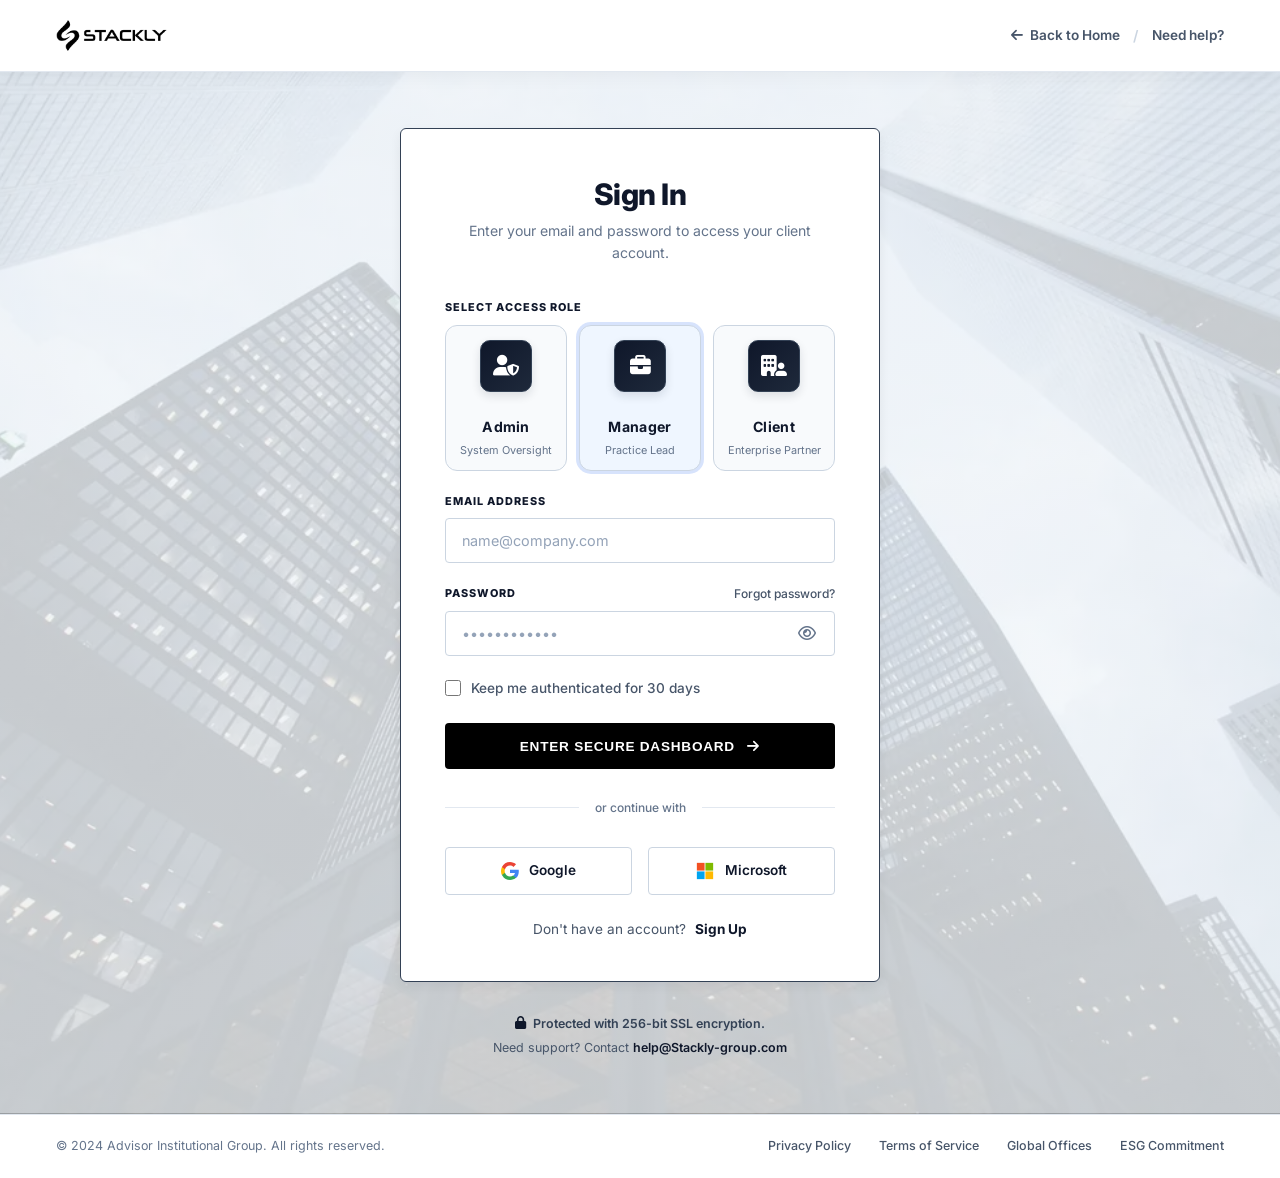
<file: signin.html>
<!DOCTYPE html>
<html lang="en">
<head>
    <meta charset="UTF-8">
    <meta name="viewport" content="width=device-width, initial-scale=1.0">
    <title>Sign In - Client Portal | Stackly</title>
    <meta name="description" content="Enter your email and password to access your secure Stackly client account.">
    <link rel="preconnect" href="https://fonts.googleapis.com">
    <link rel="preconnect" href="https://fonts.gstatic.com" crossorigin>
    <link href="https://fonts.googleapis.com/css2?family=Inter:wght@300;400;500;600;700;800&display=swap" rel="stylesheet">
    <link rel="stylesheet" href="https://cdnjs.cloudflare.com/ajax/libs/font-awesome/6.4.0/css/all.min.css">
    <link rel="stylesheet" href="css/styles.css">
</head>
<body class="auth-page">

    <!-- Header Navigation -->
    <header class="signin-navbar">
        <div class="signin-logo">
            <a href="index.html" style="display: flex; align-items: center;">
                <img src="assets/logo-stackly.webp" alt="Stackly Logo">
            </a>
        </div>
        <div class="signin-nav-right">
            <a href="index.html" class="signin-nav-link" id="nav-back-to-home">
                <i class="fa-solid fa-arrow-left"></i>
                <span>Back to Home</span>
            </a>
            <span class="signin-nav-sep">/</span>
            <a href="contact.html" class="signin-nav-link">Need help?</a>
        </div>
    </header>

    <!-- Main Authentication Viewport -->
    <main class="signin-main">
        <!-- Sign In Card -->
        <div class="signin-card">
            <h1 class="signin-title">Sign In</h1>
            <p class="signin-subtitle">Enter your email and password to access your client account.</p>

            <!-- Signin Error Alert Banner -->
            <div class="auth-alert" id="auth-alert" style="display: none;"></div>

            <form id="signin-form" novalidate>
                <!-- Role Selection -->
                <div class="signin-form-group">
                    <label class="signin-label">SELECT ACCESS ROLE</label>
                    <div class="role-selector-grid" id="role-selector">
                        <div class="role-card" data-role="Admin" tabindex="0">
                            <i class="fa-solid fa-user-shield role-icon"></i>
                            <span class="role-name">Admin</span>
                            <span class="role-desc">System Oversight</span>
                        </div>
                        <div class="role-card active" data-role="Manager" tabindex="0">
                            <i class="fa-solid fa-briefcase role-icon"></i>
                            <span class="role-name">Manager</span>
                            <span class="role-desc">Practice Lead</span>
                        </div>
                        <div class="role-card" data-role="Client" tabindex="0">
                            <i class="fa-solid fa-building-user role-icon"></i>
                            <span class="role-name">Client</span>
                            <span class="role-desc">Enterprise Partner</span>
                        </div>
                    </div>
                    <input type="hidden" id="selected-role" name="role" value="Manager">
                </div>

                <!-- Email Address -->
                <div class="signin-form-group">
                    <label class="signin-label" for="email">EMAIL ADDRESS</label>
                    <input type="email" id="email" class="signin-input" placeholder="name@company.com" required autocomplete="email">
                    <div class="field-feedback" id="email-feedback"></div>
                </div>

                <!-- Password -->
                <div class="signin-form-group">
                    <div class="password-label-row">
                        <label class="signin-label" for="password" style="margin-bottom: 0;">PASSWORD</label>
                        <a href="404.html" class="forgot-password-link">Forgot password?</a>
                    </div>
                    <div class="password-input-wrap">
                        <input type="password" id="password" class="signin-input" placeholder="••••••••••••" required autocomplete="current-password">
                        <button type="button" class="password-toggle-btn" id="togglePasswordSignin" aria-label="Toggle password visibility">
                            <i class="fa-regular fa-eye"></i>
                        </button>
                    </div>
                    <div class="field-feedback" id="password-feedback"></div>
                </div>


                <!-- Remember Me Checkbox -->
                <div class="remember-row">
                    <input type="checkbox" id="remember" class="remember-checkbox">
                    <label for="remember" class="remember-label">Keep me authenticated for 30 days</label>
                </div>

                <!-- Submit Button -->
                <button type="submit" class="btn-signin-submit" id="btn-signin-submit">
                    <span id="btn-submit-text">ENTER SECURE DASHBOARD</span>
                    <i class="fa-solid fa-arrow-right" style="margin-left: 8px;"></i>
                </button>
            </form>

            <!-- Social Divider -->
            <div class="signin-divider">
                <span>or continue with</span>
            </div>

            <!-- Social Logins (Google & Microsoft) -->
            <div class="social-buttons-grid">
                <!-- Google Button -->
                <a href="404.html" class="btn-social" aria-label="Sign in with Google">
                    <svg class="social-icon-svg" viewBox="0 0 24 24">
                        <path fill="#4285F4" d="M23.745 12.27c0-.7-.06-1.4-.19-2.07H12v4.51h6.6c-.29 1.52-1.14 2.82-2.4 3.68v3.05h3.88c2.27-2.09 3.665-5.17 3.665-9.17z"/>
                        <path fill="#34A853" d="M12 24c3.24 0 5.95-1.08 7.93-2.91l-3.88-3.05c-1.08.72-2.45 1.16-4.05 1.16-3.12 0-5.77-2.1-6.72-4.93H1.24v3.15C3.26 21.36 7.33 24 12 24z"/>
                        <path fill="#FBBC05" d="M5.28 14.27c-.25-.72-.38-1.49-.38-2.27s.13-1.55.38-2.27V6.58H1.24C.45 8.15 0 9.92 0 12s.45 3.85 1.24 5.42l4.04-3.15z"/>
                        <path fill="#EA4335" d="M12 4.75c1.77 0 3.35.61 4.6 1.8l3.42-3.42C17.95 1.19 15.24 0 12 0 7.33 0 3.26 2.64 1.24 6.58l4.04 3.15c.95-2.83 3.6-4.98 6.72-4.98z"/>
                    </svg>
                    <span>Google</span>
                </a>

                <!-- Microsoft Button -->
                <a href="404.html" class="btn-social" aria-label="Sign in with Microsoft">
                    <svg class="social-icon-svg" viewBox="0 0 21 21">
                        <rect x="1" y="1" width="9" height="9" fill="#f25022"/>
                        <rect x="11" y="1" width="9" height="9" fill="#7fba00"/>
                        <rect x="1" y="11" width="9" height="9" fill="#00a4ef"/>
                        <rect x="11" y="11" width="9" height="9" fill="#ffb900"/>
                    </svg>
                    <span>Microsoft</span>
                </a>
            </div>

            <!-- Sign Up Footer -->
            <div class="signup-prompt">
                Don't have an account? <a href="signup.html" class="signup-link">Sign Up</a>
            </div>

        </div>

        <!-- Security & Support Footer Note -->
        <div class="signin-security-info">
            <div class="security-badge-line">
                <i class="fa-solid fa-lock"></i>
                <span>Protected with 256-bit SSL encryption.</span>
            </div>
            <div class="support-contact-line">
                Need support? Contact <a href="mailto:help@Stackly-group.com">help@Stackly-group.com</a>
            </div>
        </div>
    </main>

    <!-- Bottom Minimal Footer -->
    <footer class="signin-footer">
        <div>
            &copy; 2024 Advisor Institutional Group. All rights reserved.
        </div>
        <div class="signin-footer-links">
            <a href="#">Privacy Policy</a>
            <a href="#">Terms of Service</a>
            <a href="contact.html#network">Global Offices</a>
            <a href="#">ESG Commitment</a>
        </div>
    </footer>
    <!-- Global Button Redirection Handler -->
    <script src="js/main.js"></script>

    <!-- Sign In Validation & Role Authentication Script -->
    <script>
        document.addEventListener('DOMContentLoaded', function () {
            const form = document.getElementById('signin-form');
            const roleCards = document.querySelectorAll('.role-card');
            const selectedRoleInput = document.getElementById('selected-role');
            const emailInput = document.getElementById('email');
            const passwordInput = document.getElementById('password');
            const emailFeedback = document.getElementById('email-feedback');
            const passwordFeedback = document.getElementById('password-feedback');
            const authAlert = document.getElementById('auth-alert');
            const submitBtn = document.getElementById('btn-signin-submit');
            const submitText = document.getElementById('btn-submit-text');
            const togglePasswordBtn = document.getElementById('togglePasswordSignin');

            // 1. Role Selection
            roleCards.forEach(function (card) {
                card.addEventListener('click', function () {
                    roleCards.forEach(c => c.classList.remove('active'));
                    this.classList.add('active');
                    const role = this.getAttribute('data-role');
                    selectedRoleInput.value = role;
                    submitText.textContent = 'ENTER ' + role.toUpperCase() + ' DASHBOARD';
                });
            });

            // 2. Password Visibility Toggle
            if (togglePasswordBtn) {
                togglePasswordBtn.addEventListener('click', function () {
                    const isPass = passwordInput.type === 'password';
                    passwordInput.type = isPass ? 'text' : 'password';
                    const icon = this.querySelector('i');
                    if (isPass) {
                        icon.classList.remove('fa-eye');
                        icon.classList.add('fa-eye-slash');
                    } else {
                        icon.classList.remove('fa-eye-slash');
                        icon.classList.add('fa-eye');
                    }
                });
            }

            // 3. Password Input Handling
            passwordInput.addEventListener('input', function () {
                if (this.value.length > 0) {
                    if (passwordFeedback) {
                        passwordFeedback.textContent = '';
                        passwordFeedback.className = 'field-feedback';
                    }
                    this.classList.remove('input-invalid');
                    this.classList.add('input-valid');
                } else {
                    this.classList.remove('input-valid');
                }
            });

            // 4. Real-Time Email Validation
            function isValidEmail(email) {
                return /^[^\s@]+@[^\s@]+\.[^\s@]+$/.test(email);
            }

            emailInput.addEventListener('input', function () {
                if (isValidEmail(this.value.trim())) {
                    emailFeedback.textContent = '';
                    emailFeedback.className = 'field-feedback';
                    this.classList.remove('input-invalid');
                    this.classList.add('input-valid');
                }
            });

            // 5. Form Submit Validation & Role Redirection
            form.addEventListener('submit', function (e) {
                e.preventDefault();
                e.stopPropagation();

                const email = emailInput.value.trim();
                const password = passwordInput.value;
                const role = selectedRoleInput.value || 'Manager';

                let valid = true;

                // Validate Email
                if (!email) {
                    emailFeedback.textContent = 'Email address is required.';
                    emailFeedback.className = 'field-feedback error';
                    emailInput.classList.add('input-invalid');
                    valid = false;
                } else if (!isValidEmail(email)) {
                    emailFeedback.textContent = 'Please enter a valid institutional email (e.g. name@company.com).';
                    emailFeedback.className = 'field-feedback error';
                    emailInput.classList.add('input-invalid');
                    valid = false;
                } else {
                    emailFeedback.textContent = '';
                    emailFeedback.className = 'field-feedback';
                    emailInput.classList.remove('input-invalid');
                }

                // Validate Password
                if (!password) {
                    if (passwordFeedback) {
                        passwordFeedback.textContent = 'Password is required.';
                        passwordFeedback.className = 'field-feedback error';
                    }
                    passwordInput.classList.add('input-invalid');
                    valid = false;
                } else {
                    if (passwordFeedback) {
                        passwordFeedback.textContent = '';
                        passwordFeedback.className = 'field-feedback';
                    }
                    passwordInput.classList.remove('input-invalid');
                }

                if (!valid) {
                    authAlert.style.display = 'flex';
                    authAlert.innerHTML = '<i class="fa-solid fa-triangle-exclamation"></i><span>Please address the validation requirements highlighted above to proceed.</span>';
                    return;
                }

                // Authentication Success: Store session in localStorage
                authAlert.style.display = 'none';
                submitBtn.disabled = true;
                submitBtn.innerHTML = '<i class="fa-solid fa-spinner fa-spin" style="margin-right: 8px;"></i> Authenticating ' + role + ' Credentials...';

                const authPayload = {
                    email: email,
                    role: role,
                    isLoggedIn: true,
                    loginTime: new Date().toISOString(),
                    displayName: email.split('@')[0].replace(/[._-]/g, ' ').replace(/\b\w/g, l => l.toUpperCase())
                };

                localStorage.setItem('stackly_auth', JSON.stringify(authPayload));

                // Quick visual feedback before seamless redirect
                setTimeout(function () {
                    window.location.href = 'dashboard.html';
                }, 400);
            });
        });
    </script>
</body>
</html>
</file>
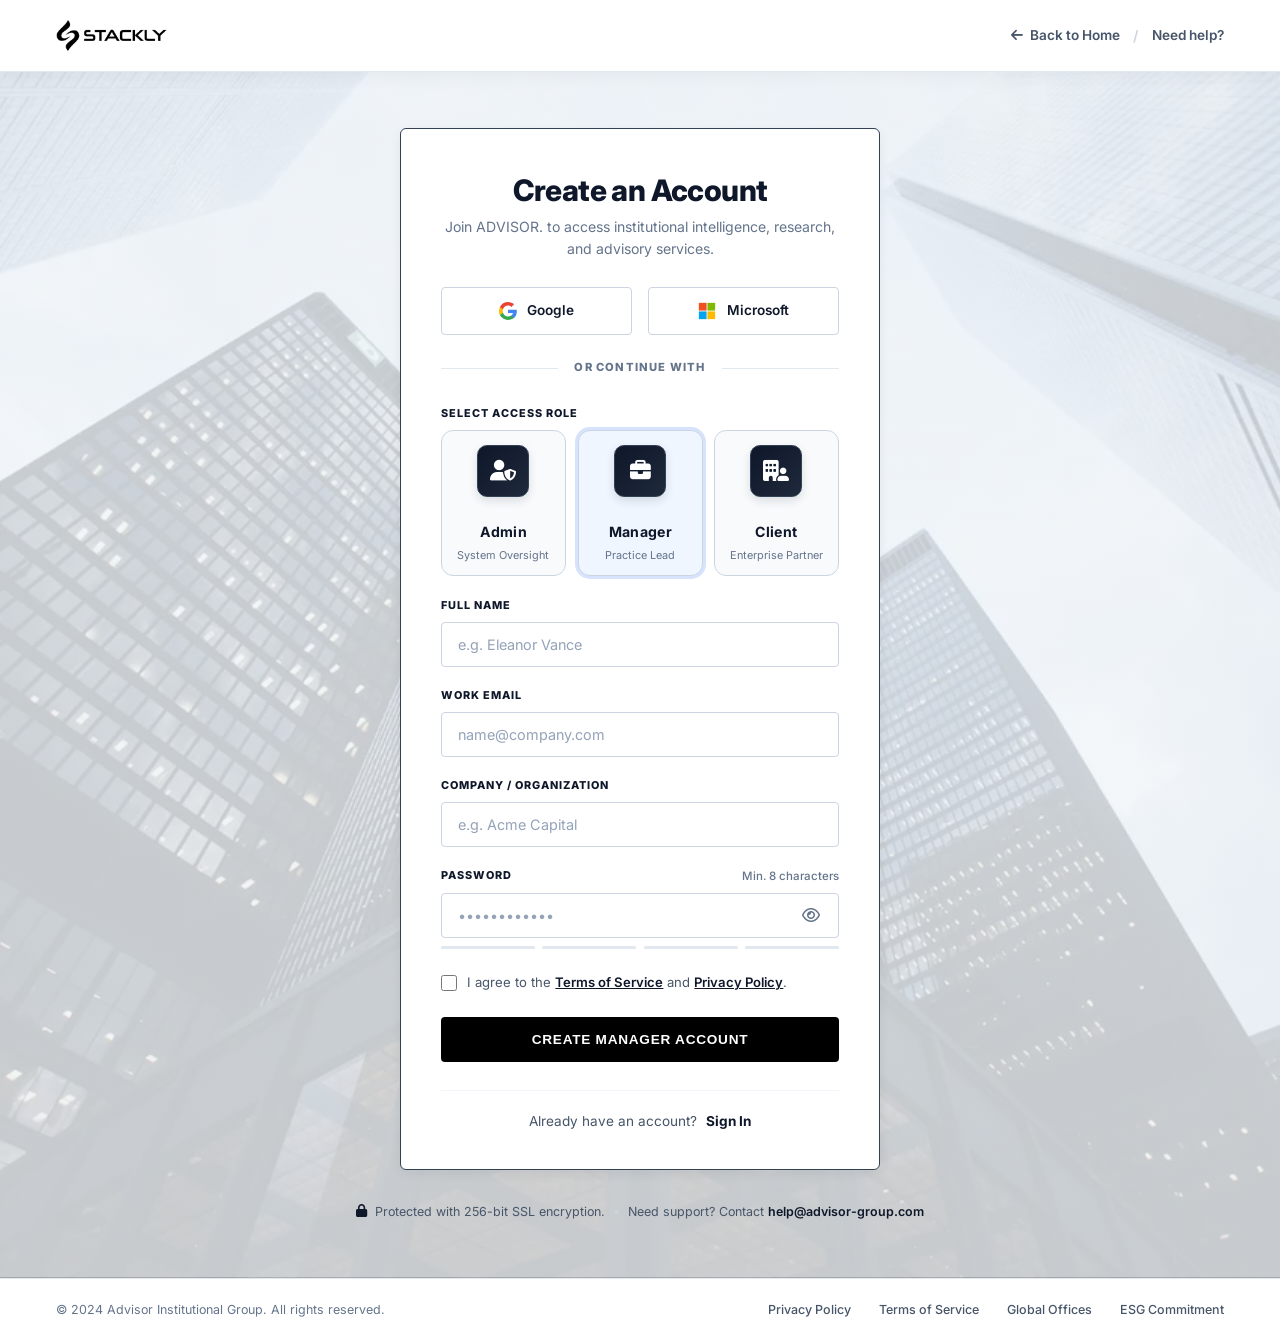
<file: signup.html>
<!DOCTYPE html>
<html lang="en">
<head>
    <meta charset="UTF-8">
    <meta name="viewport" content="width=device-width, initial-scale=1.0">
    <title>Create an Account - Client Registration | Stackly</title>
    <meta name="description" content="Join ADVISOR to access institutional intelligence, research, and advisory services.">
    <link rel="preconnect" href="https://fonts.googleapis.com">
    <link rel="preconnect" href="https://fonts.gstatic.com" crossorigin>
    <link href="https://fonts.googleapis.com/css2?family=Inter:wght@300;400;500;600;700;800&display=swap" rel="stylesheet">
    <link rel="stylesheet" href="https://cdnjs.cloudflare.com/ajax/libs/font-awesome/6.4.0/css/all.min.css">
    <link rel="stylesheet" href="css/styles.css">
</head>
<body class="auth-page">

    <!-- Header Navigation -->
    <header class="signup-navbar">
        <div class="signup-logo">
            <a href="index.html" style="display: flex; align-items: center;">
                <img src="assets/logo-stackly.webp" alt="Stackly Logo">
            </a>
        </div>
        <div class="signup-nav-right">
            <a href="index.html" class="signup-nav-link" id="nav-back-to-home">
                <i class="fa-solid fa-arrow-left"></i>
                <span>Back to Home</span>
            </a>
            <span class="signup-nav-sep">/</span>
            <a href="contact.html" class="signup-nav-link">Need help?</a>
        </div>
    </header>

    <!-- Main Registration Viewport -->
    <main class="signup-main">
        <!-- Sign Up Card -->
        <div class="signup-card">
            <h1 class="signup-title">Create an Account</h1>
            <p class="signup-subtitle">Join ADVISOR. to access institutional intelligence, research, and advisory services.</p>

            <!-- Social Logins (Google & Microsoft) -->
            <div class="social-buttons-grid">
                <!-- Google Button -->
                <a href="404.html" class="btn-social" aria-label="Sign up with Google">
                    <svg class="social-icon-svg" viewBox="0 0 24 24">
                        <path fill="#4285F4" d="M23.745 12.27c0-.7-.06-1.4-.19-2.07H12v4.51h6.6c-.29 1.52-1.14 2.82-2.4 3.68v3.05h3.88c2.27-2.09 3.665-5.17 3.665-9.17z"/>
                        <path fill="#34A853" d="M12 24c3.24 0 5.95-1.08 7.93-2.91l-3.88-3.05c-1.08.72-2.45 1.16-4.05 1.16-3.12 0-5.77-2.1-6.72-4.93H1.24v3.15C3.26 21.36 7.33 24 12 24z"/>
                        <path fill="#FBBC05" d="M5.28 14.27c-.25-.72-.38-1.49-.38-2.27s.13-1.55.38-2.27V6.58H1.24C.45 8.15 0 9.92 0 12s.45 3.85 1.24 5.42l4.04-3.15z"/>
                        <path fill="#EA4335" d="M12 4.75c1.77 0 3.35.61 4.6 1.8l3.42-3.42C17.95 1.19 15.24 0 12 0 7.33 0 3.26 2.64 1.24 6.58l4.04 3.15c.95-2.83 3.6-4.98 6.72-4.98z"/>
                    </svg>
                    <span>Google</span>
                </a>

                <!-- Microsoft Button -->
                <a href="404.html" class="btn-social" aria-label="Sign up with Microsoft">
                    <svg class="social-icon-svg" viewBox="0 0 21 21">
                        <rect x="1" y="1" width="9" height="9" fill="#f25022"/>
                        <rect x="11" y="1" width="9" height="9" fill="#7fba00"/>
                        <rect x="1" y="11" width="9" height="9" fill="#00a4ef"/>
                        <rect x="11" y="11" width="9" height="9" fill="#ffb900"/>
                    </svg>
                    <span>Microsoft</span>
                </a>
            </div>

            <!-- Divider -->
            <div class="signup-divider">
                <span>OR CONTINUE WITH</span>
            </div>

            <form id="signup-form" novalidate>
                <!-- Role Selection -->
                <div class="signup-form-group" style="margin-bottom: 1.25rem;">
                    <label class="signup-label">SELECT ACCESS ROLE</label>
                    <div class="role-selector-grid" id="role-selector">
                        <div class="role-card" data-role="Admin" tabindex="0">
                            <i class="fa-solid fa-user-shield role-icon"></i>
                            <span class="role-name">Admin</span>
                            <span class="role-desc">System Oversight</span>
                        </div>
                        <div class="role-card active" data-role="Manager" tabindex="0">
                            <i class="fa-solid fa-briefcase role-icon"></i>
                            <span class="role-name">Manager</span>
                            <span class="role-desc">Practice Lead</span>
                        </div>
                        <div class="role-card" data-role="Client" tabindex="0">
                            <i class="fa-solid fa-building-user role-icon"></i>
                            <span class="role-name">Client</span>
                            <span class="role-desc">Enterprise Partner</span>
                        </div>
                    </div>
                    <input type="hidden" id="selected-role" name="role" value="Manager">
                </div>

                <!-- Alert Message Box -->
                <div id="signup-alert" style="display: none; padding: 0.75rem 1rem; border-radius: 6px; font-size: 0.85rem; margin-bottom: 1rem; text-align: left;"></div>

                <!-- Full Name -->
                <div class="signup-form-group">
                    <label class="signup-label" for="fullname">FULL NAME</label>
                    <input type="text" id="fullname" class="signup-input" placeholder="e.g. Eleanor Vance" required autocomplete="name" pattern="^[A-Za-z\s.'-]+$" title="Please enter only letters and spaces (numbers are not allowed)">
                    <div id="fullname-feedback" style="display: none; color: #dc2626; font-size: 0.75rem; margin-top: 0.35rem; font-weight: 500;">
                        <i class="fa-solid fa-circle-exclamation" style="margin-right: 4px;"></i> Numbers are not allowed in the Name field.
                    </div>
                </div>

                <!-- Work Email -->
                <div class="signup-form-group">
                    <label class="signup-label" for="workemail">WORK EMAIL</label>
                    <input type="email" id="workemail" class="signup-input" placeholder="name@company.com" required autocomplete="email">
                </div>

                <!-- Company / Organization -->
                <div class="signup-form-group">
                    <label class="signup-label" for="company">COMPANY / ORGANIZATION</label>
                    <input type="text" id="company" class="signup-input" placeholder="e.g. Acme Capital" required>
                </div>

                <!-- Password -->
                <div class="signup-form-group">
                    <div class="password-label-row">
                        <label class="signup-label" for="password" style="margin-bottom: 0;">PASSWORD</label>
                        <span class="password-hint" id="password-hint">Min. 8 characters</span>
                    </div>
                    <div class="signup-input-wrap">
                        <input type="password" id="password" class="signup-input" placeholder="••••••••••••" required autocomplete="new-password">
                        <button type="button" class="password-toggle-btn" id="togglePassword" aria-label="Toggle password visibility">
                            <i class="fa-regular fa-eye"></i>
                        </button>
                    </div>
                    <!-- 4-Segment Strength Meter -->
                    <div class="strength-meter-row">
                        <div class="strength-bar" id="bar-1"></div>
                        <div class="strength-bar" id="bar-2"></div>
                        <div class="strength-bar" id="bar-3"></div>
                        <div class="strength-bar" id="bar-4"></div>
                    </div>
                </div>

                <!-- Terms & Conditions Checkbox -->
                <div class="terms-row">
                    <input type="checkbox" id="terms" class="terms-checkbox" required>
                    <label for="terms" class="terms-label">
                        I agree to the <a href="#">Terms of Service</a> and <a href="#">Privacy Policy</a>.
                    </label>
                </div>

                <!-- Submit Button -->
                <button type="submit" class="btn-signup-submit" id="btn-signup-submit">
                    <span id="btn-submit-text">CREATE MANAGER ACCOUNT</span>
                </button>
            </form>

            <!-- Sign In Footer Link -->
            <div class="signin-prompt">
                Already have an account? <a href="signin.html" class="signin-link">Sign In</a>
            </div>
        </div>

        <!-- Security & Support Footer Note -->
        <div class="signup-security-info">
            <i class="fa-solid fa-lock security-lock-icon"></i>
            <span>Protected with 256-bit SSL encryption.</span>
            <span class="security-sep">•</span>
            <span>Need support? Contact <a href="mailto:help@advisor-group.com">help@advisor-group.com</a></span>
        </div>
    </main>

    <!-- Bottom Minimal Footer -->
    <footer class="signup-footer">
        <div>
            &copy; 2024 Advisor Institutional Group. All rights reserved.
        </div>
        <div class="signup-footer-links">
            <a href="#">Privacy Policy</a>
            <a href="#">Terms of Service</a>
            <a href="contact.html#network">Global Offices</a>
            <a href="#">ESG Commitment</a>
        </div>
    </footer>

    <!-- Form Validation & Interactive Role Registration Script -->
    <script>
        document.addEventListener('DOMContentLoaded', function () {
            const roleCards = document.querySelectorAll('.role-card');
            const selectedRoleInput = document.getElementById('selected-role');
            const submitBtn = document.getElementById('btn-signup-submit');
            const submitText = document.getElementById('btn-submit-text');
            const passwordInput = document.getElementById('password');
            const toggleBtn = document.getElementById('togglePassword');
            const signupForm = document.getElementById('signup-form');
            const signupAlert = document.getElementById('signup-alert');
            const bars = [
                document.getElementById('bar-1'),
                document.getElementById('bar-2'),
                document.getElementById('bar-3'),
                document.getElementById('bar-4')
            ];

            // 1. Role Selection
            roleCards.forEach(function (card) {
                card.addEventListener('click', function () {
                    roleCards.forEach(c => c.classList.remove('active'));
                    this.classList.add('active');
                    const role = this.getAttribute('data-role');
                    selectedRoleInput.value = role;
                    submitText.textContent = 'CREATE ' + role.toUpperCase() + ' ACCOUNT';
                });
            });

            // 2. Password Visibility Toggle
            if (toggleBtn && passwordInput) {
                toggleBtn.addEventListener('click', function () {
                    const isPass = passwordInput.getAttribute('type') === 'password';
                    passwordInput.setAttribute('type', isPass ? 'text' : 'password');
                    const icon = this.querySelector('i');
                    if (isPass) {
                        icon.classList.remove('fa-eye');
                        icon.classList.add('fa-eye-slash');
                    } else {
                        icon.classList.remove('fa-eye-slash');
                        icon.classList.add('fa-eye');
                    }
                });
            }

            // 3. Dynamic Password Strength Meter
            if (passwordInput) {
                passwordInput.addEventListener('input', function () {
                    const val = this.value;
                    let strength = 0;
                    if (val.length >= 8) strength++;
                    if (val.match(/[A-Z]/)) strength++;
                    if (val.match(/[0-9]/)) strength++;
                    if (val.match(/[^A-Za-z0-9]/)) strength++;

                    bars.forEach((bar, idx) => {
                        if (bar) {
                            if (idx < strength) {
                                bar.classList.add('active');
                                if (strength <= 1) {
                                    bar.style.backgroundColor = '#ef4444';
                                } else if (strength === 2) {
                                    bar.style.backgroundColor = '#f59e0b';
                                } else {
                                    bar.style.backgroundColor = '#10b981';
                                }
                            } else {
                                bar.classList.remove('active');
                                bar.style.backgroundColor = '';
                            }
                        }
                    });
                });
            }

            const fullnameInput = document.getElementById('fullname');
            const fullnameFeedback = document.getElementById('fullname-feedback');

            // Name Field Validation: Strictly disallow numbers
            if (fullnameInput) {
                // Prevent number keystrokes
                fullnameInput.addEventListener('keydown', function (e) {
                    if (e.key && e.key.length === 1 && /[0-9]/.test(e.key) && !e.ctrlKey && !e.metaKey && !e.altKey) {
                        e.preventDefault();
                        if (fullnameFeedback) {
                            fullnameFeedback.style.display = 'block';
                            clearTimeout(fullnameFeedback._timer);
                            fullnameFeedback._timer = setTimeout(() => { fullnameFeedback.style.display = 'none'; }, 2500);
                        }
                    }
                });

                // Strip any numbers on input (e.g. mobile virtual keyboard, speech, autofill)
                fullnameInput.addEventListener('input', function () {
                    if (/[0-9]/.test(this.value)) {
                        this.value = this.value.replace(/[0-9]/g, '');
                        if (fullnameFeedback) {
                            fullnameFeedback.style.display = 'block';
                            clearTimeout(fullnameFeedback._timer);
                            fullnameFeedback._timer = setTimeout(() => { fullnameFeedback.style.display = 'none'; }, 2500);
                        }
                    }
                });

                // Strip numbers on paste
                fullnameInput.addEventListener('paste', function (e) {
                    const pasteData = (e.clipboardData || window.clipboardData).getData('text');
                    if (/[0-9]/.test(pasteData)) {
                        e.preventDefault();
                        const cleanData = pasteData.replace(/[0-9]/g, '');
                        document.execCommand('insertText', false, cleanData);
                        if (fullnameFeedback) {
                            fullnameFeedback.style.display = 'block';
                            clearTimeout(fullnameFeedback._timer);
                            fullnameFeedback._timer = setTimeout(() => { fullnameFeedback.style.display = 'none'; }, 2500);
                        }
                    }
                });
            }

            // 4. Form Submit Handler
            if (signupForm) {
                signupForm.addEventListener('submit', function (e) {
                    e.preventDefault();
                    signupAlert.style.display = 'none';

                    const fullname = document.getElementById('fullname').value.trim();
                    const workemail = document.getElementById('workemail').value.trim();
                    const company = document.getElementById('company').value.trim();
                    const password = passwordInput.value;
                    const terms = document.getElementById('terms').checked;
                    const role = selectedRoleInput.value || 'Manager';

                    // Validation checks
                    if (!fullname || !workemail || !company || !password) {
                        signupAlert.style.display = 'block';
                        signupAlert.style.background = '#fef2f2';
                        signupAlert.style.color = '#dc2626';
                        signupAlert.style.border = '1px solid #fecaca';
                        signupAlert.innerHTML = '<i class="fa-solid fa-triangle-exclamation" style="margin-right: 6px;"></i> Please fill in all required fields.';
                        return;
                    }

                    if (/[0-9]/.test(fullname)) {
                        signupAlert.style.display = 'block';
                        signupAlert.style.background = '#fef2f2';
                        signupAlert.style.color = '#dc2626';
                        signupAlert.style.border = '1px solid #fecaca';
                        signupAlert.innerHTML = '<i class="fa-solid fa-triangle-exclamation" style="margin-right: 6px;"></i> Numbers are not allowed in the Name field. Please use letters only.';
                        fullnameInput.focus();
                        return;
                    }

                    if (password.length < 8) {
                        signupAlert.style.display = 'block';
                        signupAlert.style.background = '#fef2f2';
                        signupAlert.style.color = '#dc2626';
                        signupAlert.style.border = '1px solid #fecaca';
                        signupAlert.innerHTML = '<i class="fa-solid fa-triangle-exclamation" style="margin-right: 6px;"></i> Password must be at least 8 characters long.';
                        return;
                    }

                    if (!terms) {
                        signupAlert.style.display = 'block';
                        signupAlert.style.background = '#fef2f2';
                        signupAlert.style.color = '#dc2626';
                        signupAlert.style.border = '1px solid #fecaca';
                        signupAlert.innerHTML = '<i class="fa-solid fa-triangle-exclamation" style="margin-right: 6px;"></i> You must agree to the Terms of Service and Privacy Policy.';
                        return;
                    }

                    // Show loading state
                    submitBtn.disabled = true;
                    submitBtn.innerHTML = '<i class="fa-solid fa-spinner fa-spin" style="margin-right: 8px;"></i> Creating ' + role + ' Account...';

                    // Determine Role label
                    let roleTitle = 'Advisory Practice Manager';
                    if (role === 'Admin') roleTitle = 'System Administrator';
                    if (role === 'Client') roleTitle = 'Enterprise Client';

                    // Save session payload
                    const authPayload = {
                        role: role,
                        email: workemail,
                        name: fullname,
                        company: company,
                        roleName: roleTitle,
                        isLoggedIn: true,
                        loginTime: new Date().toISOString()
                    };

                    localStorage.setItem('stackly_auth', JSON.stringify(authPayload));

                    // Show success & redirect
                    setTimeout(function () {
                        signupAlert.style.display = 'block';
                        signupAlert.style.background = '#ecfdf5';
                        signupAlert.style.color = '#047857';
                        signupAlert.style.border = '1px solid #a7f3d0';
                        signupAlert.innerHTML = '<i class="fa-solid fa-circle-check" style="margin-right: 6px;"></i> Account successfully created! Opening ' + role + ' Dashboard...';

                        setTimeout(function () {
                            window.location.href = 'dashboard.html';
                        }, 800);
                    }, 600);
                });
            }
        });
    </script>
    <!-- Global Button Redirection Handler -->
    <script src="js/main.js"></script>
</body>
</html>
</file>
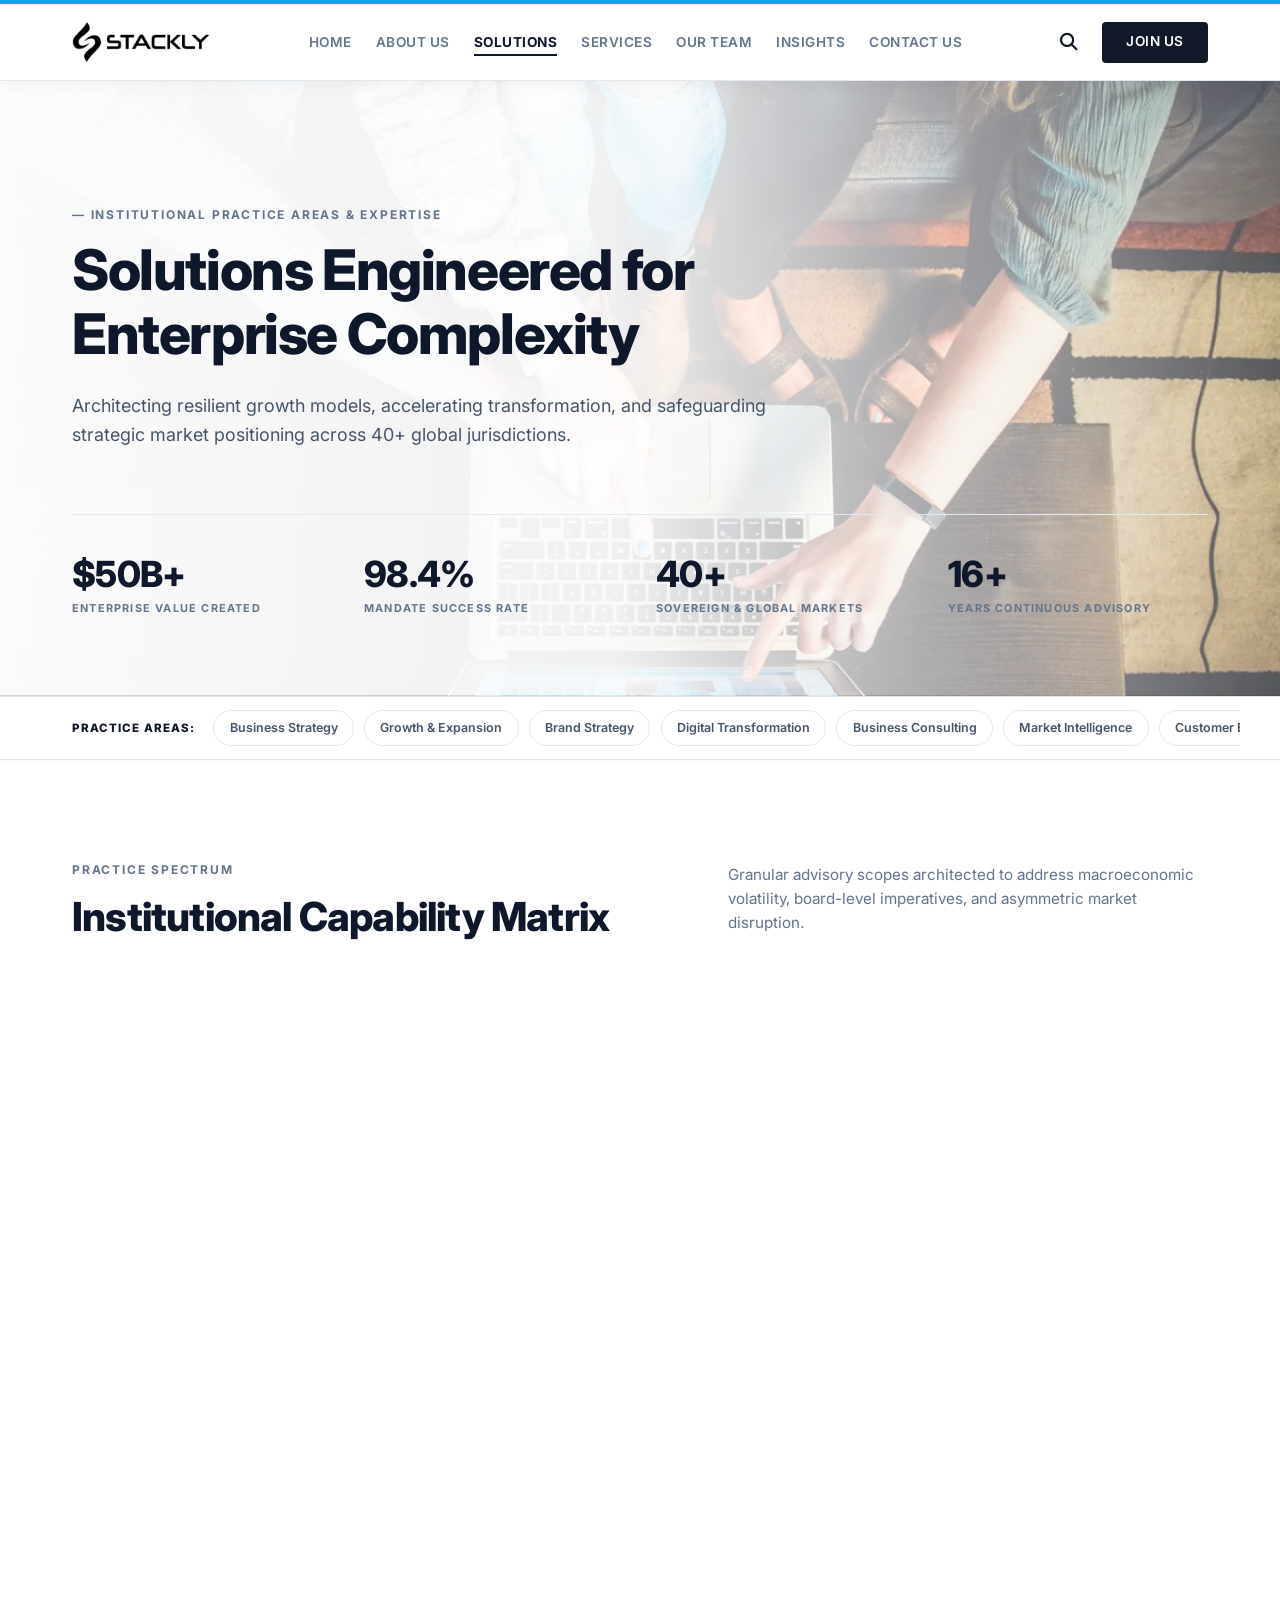
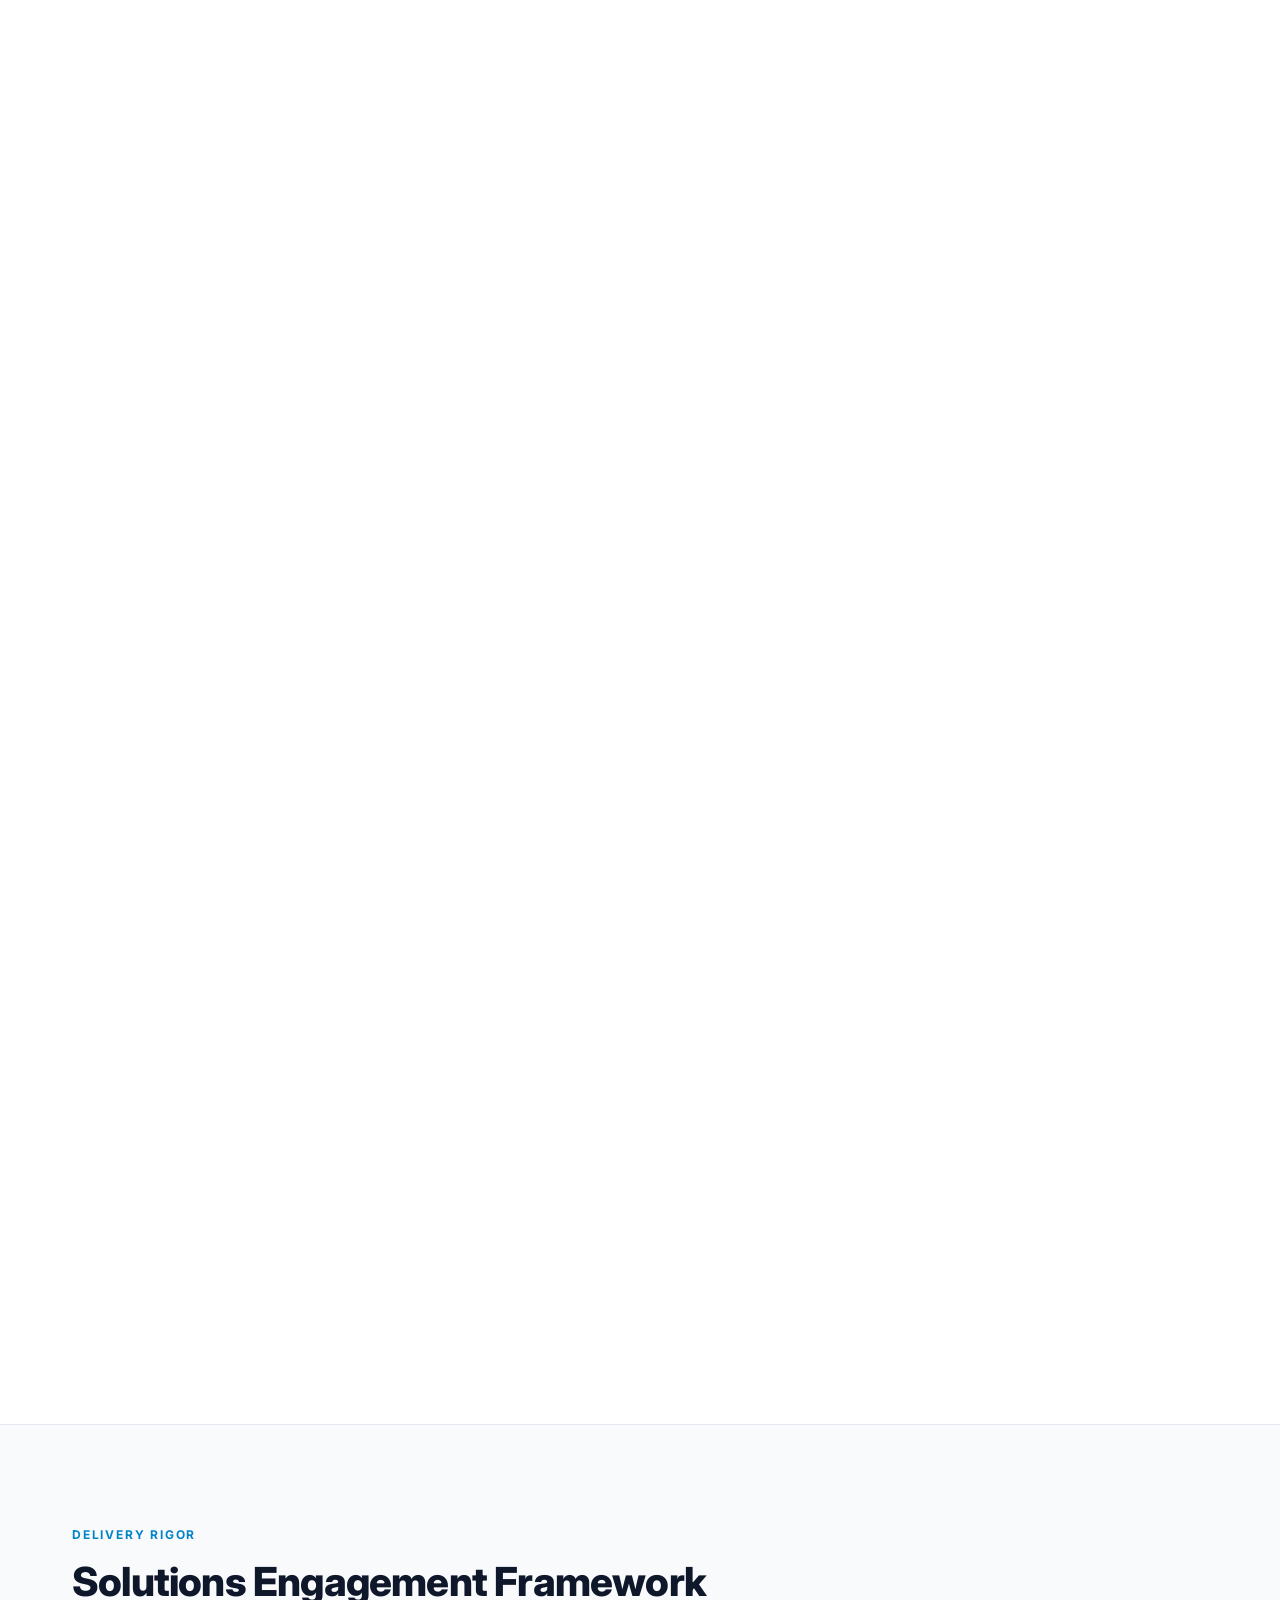
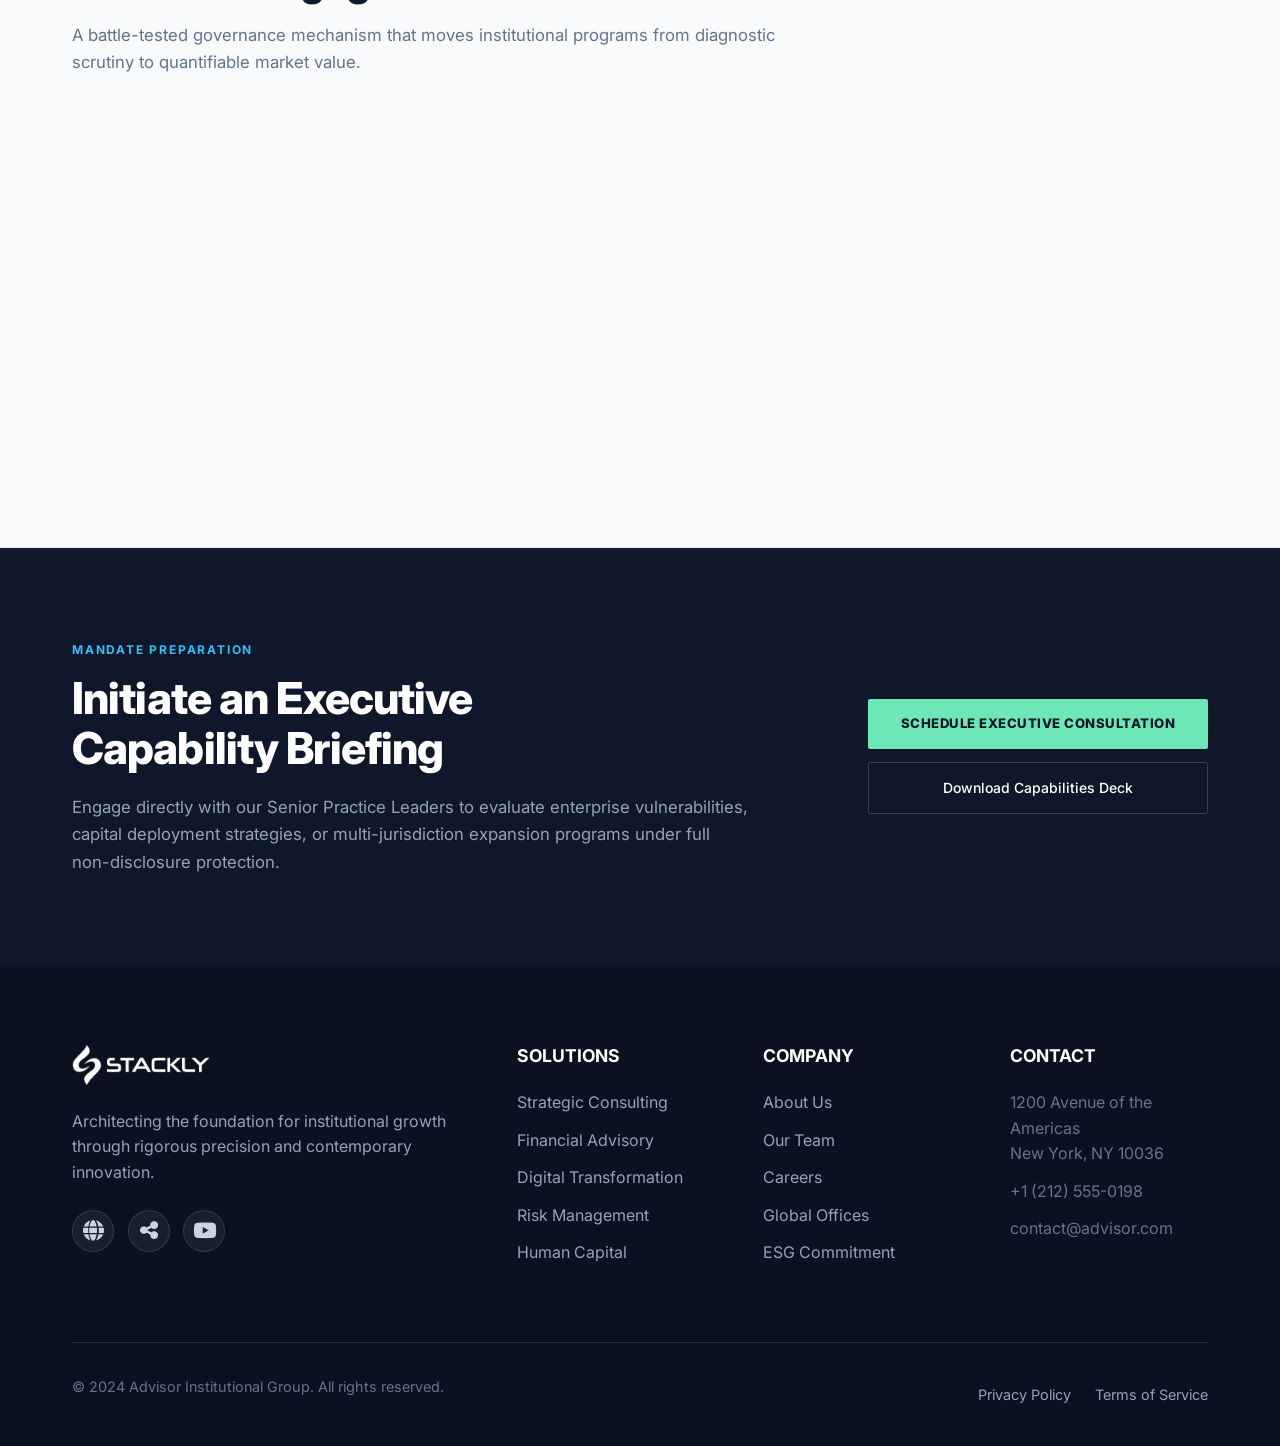
<file: solutions.html>
<!DOCTYPE html>
<html lang="en">
<head>
    <meta charset="UTF-8">
    <meta name="viewport" content="width=device-width, initial-scale=1.0">
    <title>Solutions - ADVISOR Institutional Practice Areas & Expertise</title>
    <meta name="description" content="Architecting resilient growth models, accelerating transformation, and safeguarding strategic market positioning across 40+ global jurisdictions.">
    <link rel="preconnect" href="https://fonts.googleapis.com">
    <link rel="preconnect" href="https://fonts.gstatic.com" crossorigin>
    <link href="https://fonts.googleapis.com/css2?family=Inter:wght@300;400;500;600;700;800&display=swap" rel="stylesheet">
    <link rel="stylesheet" href="https://cdnjs.cloudflare.com/ajax/libs/font-awesome/6.4.0/css/all.min.css">
    <link rel="stylesheet" href="css/styles.css">
</head>
<body>

    <!-- Navbar -->
    <nav class="navbar" style="border-top: 4px solid #0ea5e9;">
        <div class="container nav-container">
            <div class="logo">
                <a href="index.html" style="display: flex; align-items: center;">
                    <img src="assets/logo-stackly.webp" alt="ADVISOR Logo" class="logo-icon">
                </a>
            </div>
            <ul class="nav-links">
                <li><a href="index.html">HOME</a></li>
                <li><a href="about.html">ABOUT US</a></li>
                <li><a href="solutions.html" class="active">SOLUTIONS</a></li>
                <li><a href="services.html">SERVICES</a></li>
                <li><a href="teams.html">OUR TEAM</a></li>
                <li><a href="insights.html">INSIGHTS</a></li>
                <li><a href="contact.html">CONTACT US</a></li>
            </ul>
            <div class="nav-actions">
                <button class="icon-btn search-icon" aria-label="Search"><i class="fa-solid fa-magnifying-glass"></i></button>
                <a href="signin.html" class="btn btn-primary join-btn">JOIN US</a>
                <button class="nav-hamburger-btn" id="nav-hamburger-btn" aria-label="Open Navigation Drawer" type="button">
                    <i class="fa-solid fa-bars"></i>
                </button>
            </div>
        </div>
    </nav>

    <!-- Hero Section -->
    <header class="solutions-hero">
        <div class="container">
            <div class="solutions-hero-text">
                <span class="solutions-eyebrow">— INSTITUTIONAL PRACTICE AREAS & EXPERTISE</span>
                <h1>Solutions Engineered for<br>Enterprise Complexity</h1>
                <p class="solutions-hero-desc">
                    Architecting resilient growth models, accelerating transformation, and safeguarding strategic market positioning across 40+ global jurisdictions.
                </p>
            </div>
            
            <div class="solutions-stats-row">
                <div class="solutions-stat-item">
                    <span class="solutions-stat-val">$50B+</span>
                    <span class="solutions-stat-label">ENTERPRISE VALUE CREATED</span>
                </div>
                <div class="solutions-stat-item">
                    <span class="solutions-stat-val">98.4%</span>
                    <span class="solutions-stat-label">MANDATE SUCCESS RATE</span>
                </div>
                <div class="solutions-stat-item">
                    <span class="solutions-stat-val">40+</span>
                    <span class="solutions-stat-label">SOVEREIGN & GLOBAL MARKETS</span>
                </div>
                <div class="solutions-stat-item">
                    <span class="solutions-stat-val">16+</span>
                    <span class="solutions-stat-label">YEARS CONTINUOUS ADVISORY</span>
                </div>
            </div>
        </div>
    </header>

    <!-- Sticky Practice Areas Subnav / Filter Bar -->
    <nav class="practice-nav-bar" aria-label="Practice areas filter">
        <div class="container practice-nav-container">
            <span class="practice-nav-label">PRACTICE AREAS:</span>
            <a href="#practice-01" class="practice-pill">Business Strategy</a>
            <a href="#practice-02" class="practice-pill">Growth & Expansion</a>
            <a href="#practice-03" class="practice-pill">Brand Strategy</a>
            <a href="#practice-04" class="practice-pill">Digital Transformation</a>
            <a href="#practice-05" class="practice-pill">Business Consulting</a>
            <a href="#practice-06" class="practice-pill">Market Intelligence</a>
            <a href="#practice-07" class="practice-pill">Customer Experience</a>
            <a href="#practice-08" class="practice-pill">Operational Excellence</a>
            <a href="#practice-09" class="practice-pill">Innovation & New Ventures</a>
        </div>
    </nav>

    <!-- Institutional Capability Matrix -->
    <section class="capability-section">
        <div class="container">
            <!-- Section Header -->
            <div class="matrix-header-grid">
                <div class="matrix-header-left">
                    <span class="solutions-eyebrow">PRACTICE SPECTRUM</span>
                    <h2>Institutional Capability Matrix</h2>
                </div>
                <div class="matrix-header-right">
                    <p>Granular advisory scopes architected to address macroeconomic volatility, board-level imperatives, and asymmetric market disruption.</p>
                </div>
            </div>

            <!-- 3x3 Grid of 9 Practice Cards -->
            <div class="matrix-cards-grid">
                
                <!-- Practice 01 -->
                <article class="practice-card" id="practice-01">
                    <div class="practice-card-top">
                        <span class="practice-number">PRACTICE 01</span>
                        <div class="practice-icon"><i class="fa-solid fa-chess-rook"></i></div>
                    </div>
                    <h3 class="practice-title">Business Strategy</h3>
                    <p class="practice-summary">Corporate governance, capital allocation, portfolio rationalization, M&A readiness, competitive positioning.</p>
                    
                    <div class="deliverables-block">
                        <span class="deliverables-heading">KEY STRATEGIC DELIVERABLES</span>
                        <ul class="deliverables-list">
                            <li>Board Governance Charters & Fiduciary Frameworks</li>
                            <li>Dynamic Capital Allocation Models</li>
                            <li>Pre-IPO & Earnings Narrative Design</li>
                            <li>Jurisdictional Regulatory & Tax Fit Analysis</li>
                        </ul>
                    </div>

                    <div class="outcome-box">
                        <span class="outcome-tag">DEMONSTRATED<br>OUTCOME</span>
                        <span class="outcome-value">+240 bps ROIC Improvement</span>
                    </div>
                </article>

                <!-- Practice 02 -->
                <article class="practice-card" id="practice-02">
                    <div class="practice-card-top">
                        <span class="practice-number">PRACTICE 02</span>
                        <div class="practice-icon"><i class="fa-solid fa-globe"></i></div>
                    </div>
                    <h3 class="practice-title">Growth & Expansion</h3>
                    <p class="practice-summary">International market entry, inorganic scaling, cross-border M&A synergy, joint-venture frameworks.</p>
                    
                    <div class="deliverables-block">
                        <span class="deliverables-heading">KEY STRATEGIC DELIVERABLES</span>
                        <ul class="deliverables-list">
                            <li>Target Screening & Commercial Due Diligence</li>
                            <li>3-Year Market Dominance Roadmaps</li>
                            <li>Synergy Capture & Joint-Venture Structuring</li>
                            <li>Jurisdictional Regulatory & Tax Fit Analysis</li>
                        </ul>
                    </div>

                    <div class="outcome-box">
                        <span class="outcome-tag">DEMONSTRATED<br>OUTCOME</span>
                        <span class="outcome-value">3.2x Average Regional Scale</span>
                    </div>
                </article>

                <!-- Practice 03 -->
                <article class="practice-card" id="practice-03">
                    <div class="practice-card-top">
                        <span class="practice-number">PRACTICE 03</span>
                        <div class="practice-icon"><i class="fa-solid fa-shield-halved"></i></div>
                    </div>
                    <h3 class="practice-title">Brand Strategy</h3>
                    <p class="practice-summary">Institutional reputation management, stakeholder equity, brand architecture, investor relations narrative.</p>
                    
                    <div class="deliverables-block">
                        <span class="deliverables-heading">KEY STRATEGIC DELIVERABLES</span>
                        <ul class="deliverables-list">
                            <li>Executive ESG & Sustainability Positioning</li>
                            <li>Unified Institutional Brand Architecture</li>
                            <li>Investor Relations Narrative Design</li>
                            <li>Crisis Governance & Stakeholder Defense</li>
                        </ul>
                    </div>

                    <div class="outcome-box">
                        <span class="outcome-tag">DEMONSTRATED<br>OUTCOME</span>
                        <span class="outcome-value">+42% Brand Valuation Multiplier</span>
                    </div>
                </article>

                <!-- Practice 04 -->
                <article class="practice-card" id="practice-04">
                    <div class="practice-card-top">
                        <span class="practice-number">PRACTICE 04</span>
                        <div class="practice-icon"><i class="fa-solid fa-microchip"></i></div>
                    </div>
                    <h3 class="practice-title">Digital Transformation</h3>
                    <p class="practice-summary">Legacy modernization, enterprise AI integration, cloud-native architecture, data pipeline governance.</p>
                    
                    <div class="deliverables-block">
                        <span class="deliverables-heading">KEY STRATEGIC DELIVERABLES</span>
                        <ul class="deliverables-list">
                            <li>Core Banking & ERP Modernization Pathways</li>
                            <li>Sovereign Cloud & Zero-Trust Mesh</li>
                            <li>Proprietary Enterprise LLM Deployment</li>
                            <li>Autonomous Data Pipeline Governance</li>
                        </ul>
                    </div>

                    <div class="outcome-box">
                        <span class="outcome-tag">DEMONSTRATED<br>OUTCOME</span>
                        <span class="outcome-value">-65% Legacy System TCO</span>
                    </div>
                </article>

                <!-- Practice 05 -->
                <article class="practice-card" id="practice-05">
                    <div class="practice-card-top">
                        <span class="practice-number">PRACTICE 05</span>
                        <div class="practice-icon"><i class="fa-solid fa-sitemap"></i></div>
                    </div>
                    <h3 class="practice-title">Business Consulting</h3>
                    <p class="practice-summary">Organizational redesign, operating model restructuring, post-merger integration, change governance.</p>
                    
                    <div class="deliverables-block">
                        <span class="deliverables-heading">KEY STRATEGIC DELIVERABLES</span>
                        <ul class="deliverables-list">
                            <li>Span of Control & Headcount Optimization</li>
                            <li>PMI Realization & Cultural Alignment PMO</li>
                            <li>Executive Compensation & KPI Cascades</li>
                            <li>Target Operating Model (TOM) Blueprints</li>
                        </ul>
                    </div>

                    <div class="outcome-box">
                        <span class="outcome-tag">DEMONSTRATED<br>OUTCOME</span>
                        <span class="outcome-value">100-Day Target Velocity</span>
                    </div>
                </article>

                <!-- Practice 06 -->
                <article class="practice-card" id="practice-06">
                    <div class="practice-card-top">
                        <span class="practice-number">PRACTICE 06</span>
                        <div class="practice-icon"><i class="fa-solid fa-magnifying-glass-chart"></i></div>
                    </div>
                    <h3 class="practice-title">Market Intelligence</h3>
                    <p class="practice-summary">Predictive macroeconomic modeling, competitor telemetry, regulatory risk forecasting, scenario testing.</p>
                    
                    <div class="deliverables-block">
                        <span class="deliverables-heading">KEY STRATEGIC DELIVERABLES</span>
                        <ul class="deliverables-list">
                            <li>Geopolitical Stress-Testing Matrices</li>
                            <li>Real-time Regulatory Impact Simulators</li>
                            <li>Asymmetric Competitor Threat Radar</li>
                            <li>Predictive Macroeconomic Telemetry</li>
                        </ul>
                    </div>

                    <div class="outcome-box">
                        <span class="outcome-tag">DEMONSTRATED<br>OUTCOME</span>
                        <span class="outcome-value">94% Scenario Precision</span>
                    </div>
                </article>

                <!-- Practice 07 -->
                <article class="practice-card" id="practice-07">
                    <div class="practice-card-top">
                        <span class="practice-number">PRACTICE 07</span>
                        <div class="practice-icon"><i class="fa-solid fa-handshake-angle"></i></div>
                    </div>
                    <h3 class="practice-title">Customer Experience</h3>
                    <p class="practice-summary">Omnichannel client journey optimization, institutional touchpoint audit, client retention architecture.</p>
                    
                    <div class="deliverables-block">
                        <span class="deliverables-heading">KEY STRATEGIC DELIVERABLES</span>
                        <ul class="deliverables-list">
                            <li>Institutional Client Lifecycle Blueprint</li>
                            <li>High-Touch Onboarding Reduction Sprints</li>
                            <li>Predictive Churn Mitigation Engines</li>
                            <li>Omnichannel Experience Governance</li>
                        </ul>
                    </div>

                    <div class="outcome-box">
                        <span class="outcome-tag">DEMONSTRATED<br>OUTCOME</span>
                        <span class="outcome-value">+38 Net Promoter Score</span>
                    </div>
                </article>

                <!-- Practice 08 -->
                <article class="practice-card" id="practice-08">
                    <div class="practice-card-top">
                        <span class="practice-number">PRACTICE 08</span>
                        <div class="practice-icon"><i class="fa-solid fa-sliders"></i></div>
                    </div>
                    <h3 class="practice-title">Operational Excellence</h3>
                    <p class="practice-summary">Lean supply chain optimization, business process automation (BPA), cost containment, working capital efficiency.</p>
                    
                    <div class="deliverables-block">
                        <span class="deliverables-heading">KEY STRATEGIC DELIVERABLES</span>
                        <ul class="deliverables-list">
                            <li>End-to-End Value Stream Redesign</li>
                            <li>Autonomous Back-Office Orchestration</li>
                            <li>Working Capital Day-Sales-Outstanding Reduction</li>
                            <li>Zero-Based Cost Containment Structures</li>
                        </ul>
                    </div>

                    <div class="outcome-box">
                        <span class="outcome-tag">DEMONSTRATED<br>OUTCOME</span>
                        <span class="outcome-value">$180M+ Released Liquidity</span>
                    </div>
                </article>

                <!-- Practice 09 -->
                <article class="practice-card" id="practice-09">
                    <div class="practice-card-top">
                        <span class="practice-number">PRACTICE 09</span>
                        <div class="practice-icon"><i class="fa-solid fa-lightbulb"></i></div>
                    </div>
                    <h3 class="practice-title">Innovation & New Ventures</h3>
                    <p class="practice-summary">Corporate venture studio incubator, emerging technology R&D, commercialization pilots, IP monetization.</p>
                    
                    <div class="deliverables-block">
                        <span class="deliverables-heading">KEY STRATEGIC DELIVERABLES</span>
                        <ul class="deliverables-list">
                            <li>Corporate Venture Capital (CVC) Theses</li>
                            <li>Rapid Prototyping & Sandbox Execution</li>
                            <li>Spin-off & Equity Carve-out Mechanics</li>
                            <li>Emerging Technology Commercialization</li>
                        </ul>
                    </div>

                    <div class="outcome-box">
                        <span class="outcome-tag">DEMONSTRATED<br>OUTCOME</span>
                        <span class="outcome-value">12 Venture Spin-Offs Seeded</span>
                    </div>
                </article>

            </div>
        </div>
    </section>

    <!-- Solutions Engagement Framework -->
    <section class="framework-section">
        <div class="container">
            <div class="framework-header">
                <span class="solutions-eyebrow accent-blue">DELIVERY RIGOR</span>
                <h2>Solutions Engagement Framework</h2>
                <p>A battle-tested governance mechanism that moves institutional programs from diagnostic scrutiny to quantifiable market value.</p>
            </div>

            <div class="framework-grid">
                
                <!-- Phase 01 -->
                <div class="framework-card">
                    <div>
                        <span class="framework-phase-tag">PHASE 01</span>
                        <h3>Diagnostic Baseline</h3>
                        <p>Exhaustive operational stress-testing, financial model auditing, stakeholder risk mapping, and benchmark variance discovery.</p>
                    </div>
                    <div>
                        <span class="framework-timeline-tag">Weeks 1–4 · Board Memo</span>
                    </div>
                </div>

                <!-- Phase 02 -->
                <div class="framework-card">
                    <div>
                        <span class="framework-phase-tag">PHASE 02</span>
                        <h3>Strategy Blueprint</h3>
                        <p>Granular architecture modeling, capital scenario projections, ROI thresholds, and board-level fiduciary ratification.</p>
                    </div>
                    <div>
                        <span class="framework-timeline-tag">Weeks 5–8 · Operating Blueprint</span>
                    </div>
                </div>

                <!-- Phase 03 -->
                <div class="framework-card">
                    <div>
                        <span class="framework-phase-tag">PHASE 03</span>
                        <h3>Execution Alignment</h3>
                        <p>Dedicated PMO embedding, workflow re-orchestration, technical integrations, and cross-functional leadership sprints.</p>
                    </div>
                    <div>
                        <span class="framework-timeline-tag">Weeks 9–20 · Deployment PMO</span>
                    </div>
                </div>

                <!-- Phase 04 -->
                <div class="framework-card">
                    <div>
                        <span class="framework-phase-tag">PHASE 04</span>
                        <h3>Value Realization</h3>
                        <p>KPI telemetry verification, balance sheet benefit capture, long-term talent enablement, and institutional risk insulation.</p>
                    </div>
                    <div>
                        <span class="framework-timeline-tag">Continuous · Value Audit</span>
                    </div>
                </div>

            </div>
        </div>
    </section>

    <!-- Mandate Preparation CTA -->
    <section class="mandate-cta-section" id="briefing">
        <div class="container mandate-cta-container">
            <div class="mandate-cta-left">
                <span class="solutions-eyebrow accent-cyan">MANDATE PREPARATION</span>
                <h2>Initiate an Executive<br>Capability Briefing</h2>
                <p>Engage directly with our Senior Practice Leaders to evaluate enterprise vulnerabilities, capital deployment strategies, or multi-jurisdiction expansion programs under full non-disclosure protection.</p>
            </div>
            <div class="mandate-cta-right">
                <a href="404.html" class="btn-consultation">SCHEDULE EXECUTIVE CONSULTATION</a>
                <a href="404.html" class="btn-deck-outline">Download Capabilities Deck</a>
            </div>
        </div>
    </section>

    <!-- Footer -->
    <footer class="footer" id="contact">
        <div class="container footer-grid">
            <div class="footer-brand">
                <div class="logo">
                    <img src="assets/logo-stackly.webp" alt="ADVISOR Logo" class="logo-icon">
                </div>
                <p>Architecting the foundation for institutional growth through rigorous precision and contemporary innovation.</p>
                <div class="social-links">
                    <a href="404.html" aria-label="Globe"><i class="fa-solid fa-globe"></i></a>
                    <a href="404.html" aria-label="Share"><i class="fa-solid fa-share-nodes"></i></a>
                    <a href="404.html" aria-label="YouTube"><i class="fa-brands fa-youtube"></i></a>
                </div>
            </div>
            <div class="footer-links">
                <h4>SOLUTIONS</h4>
                <ul>
                    <li><a href="solutions.html#practice-01">Strategic Consulting</a></li>
                    <li><a href="solutions.html#practice-02">Financial Advisory</a></li>
                    <li><a href="solutions.html#practice-04">Digital Transformation</a></li>
                    <li><a href="solutions.html#practice-06">Risk Management</a></li>
                    <li><a href="solutions.html#practice-05">Human Capital</a></li>
                </ul>
            </div>
            <div class="footer-links">
                <h4>COMPANY</h4>
                <ul>
                    <li><a href="about.html">About Us</a></li>
                    <li><a href="teams.html">Our Team</a></li>
                    <li><a href="#">Careers</a></li>
                    <li><a href="#">Global Offices</a></li>
                    <li><a href="#">ESG Commitment</a></li>
                </ul>
            </div>
            <div class="footer-contact">
                <h4>CONTACT</h4>
                <p>1200 Avenue of the Americas<br>New York, NY 10036</p>
                <p>+1 (212) 555-0198</p>
                <p>contact@advisor.com</p>
            </div>
        </div>
        <div class="container">
            <div class="footer-bottom">
                <p>&copy; 2024 Advisor Institutional Group. All rights reserved.</p>
                <div class="bottom-links">
                    <a href="#">Privacy Policy</a>
                    <a href="#">Terms of Service</a>
                </div>
            </div>
        </div>
    </footer>

    <!-- Interactive script for practice pill smooth scrolling & active state -->
    <script>
        document.querySelectorAll('.practice-pill').forEach(pill => {
            pill.addEventListener('click', function(e) {
                document.querySelectorAll('.practice-pill').forEach(p => p.classList.remove('active'));
                this.classList.add('active');
            });
        });
    </script>
    <script src="js/main.js"></script>
</body>
</html>
</file>
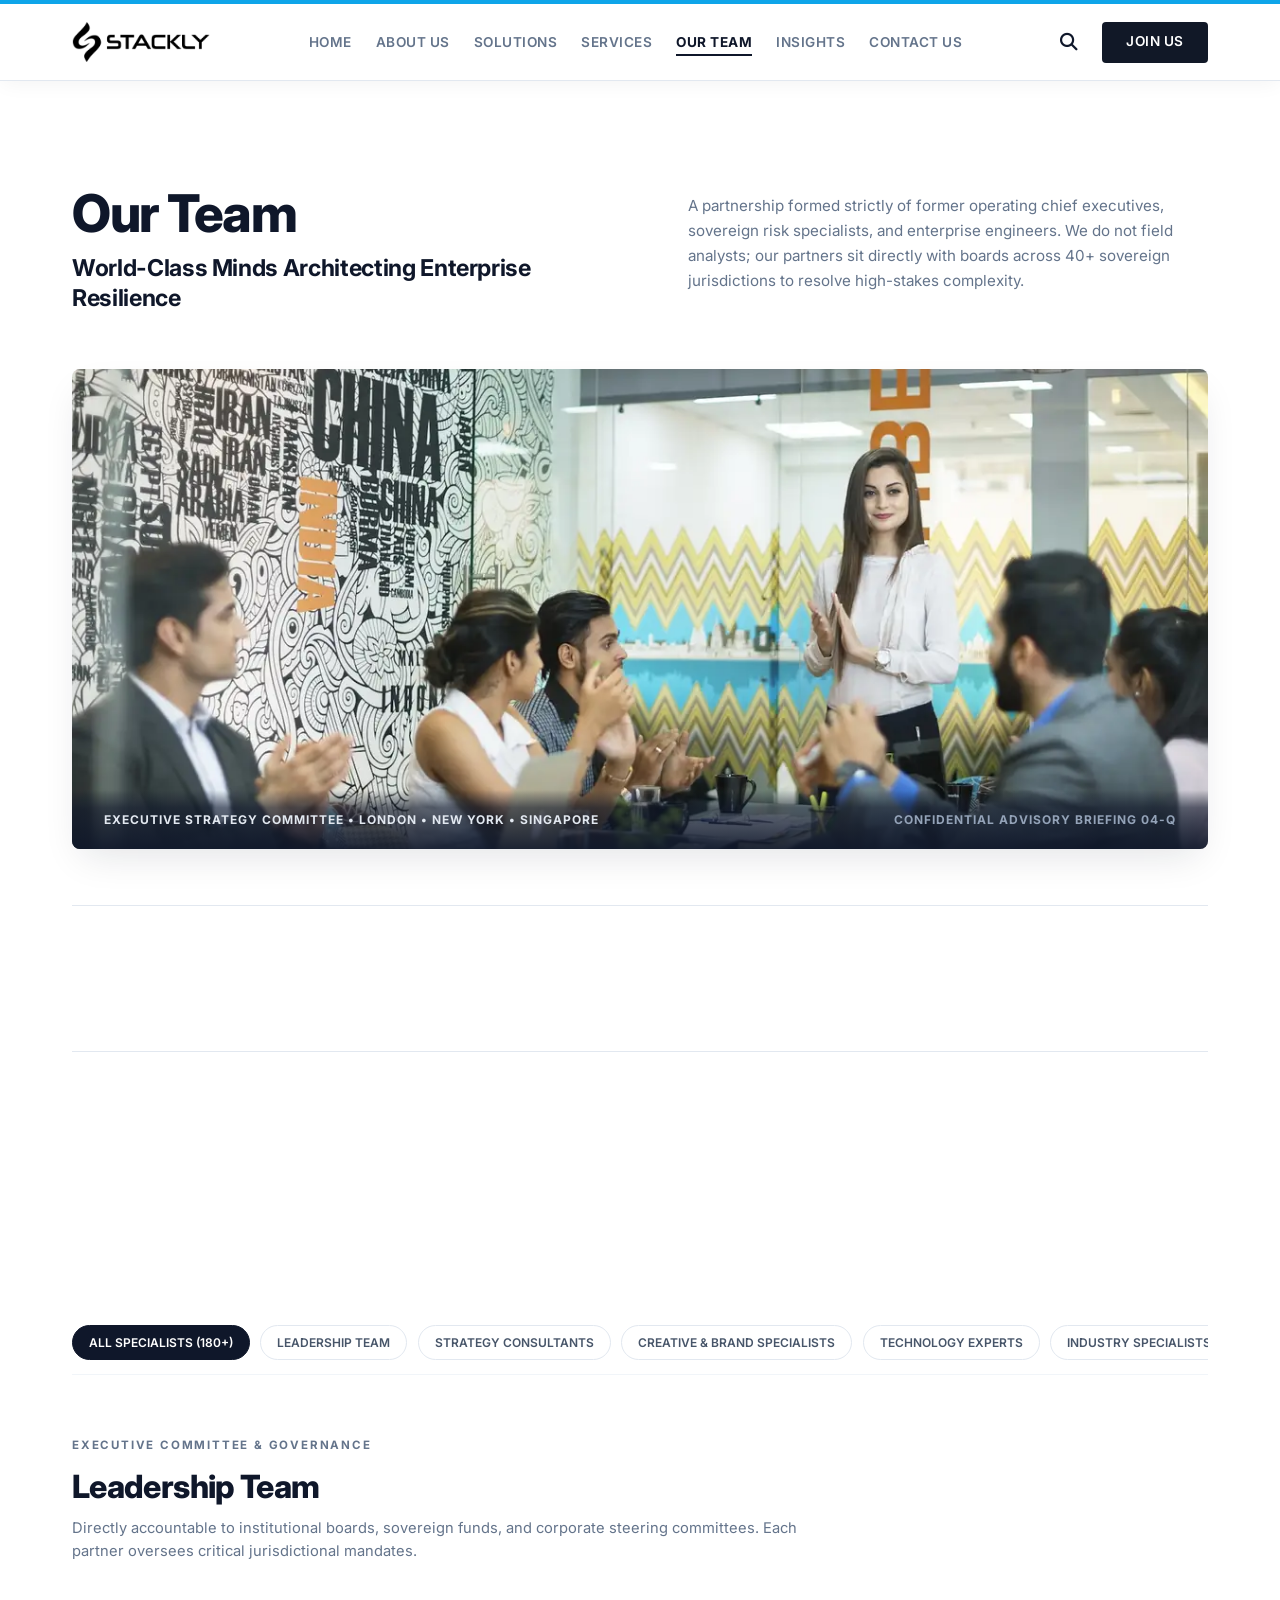
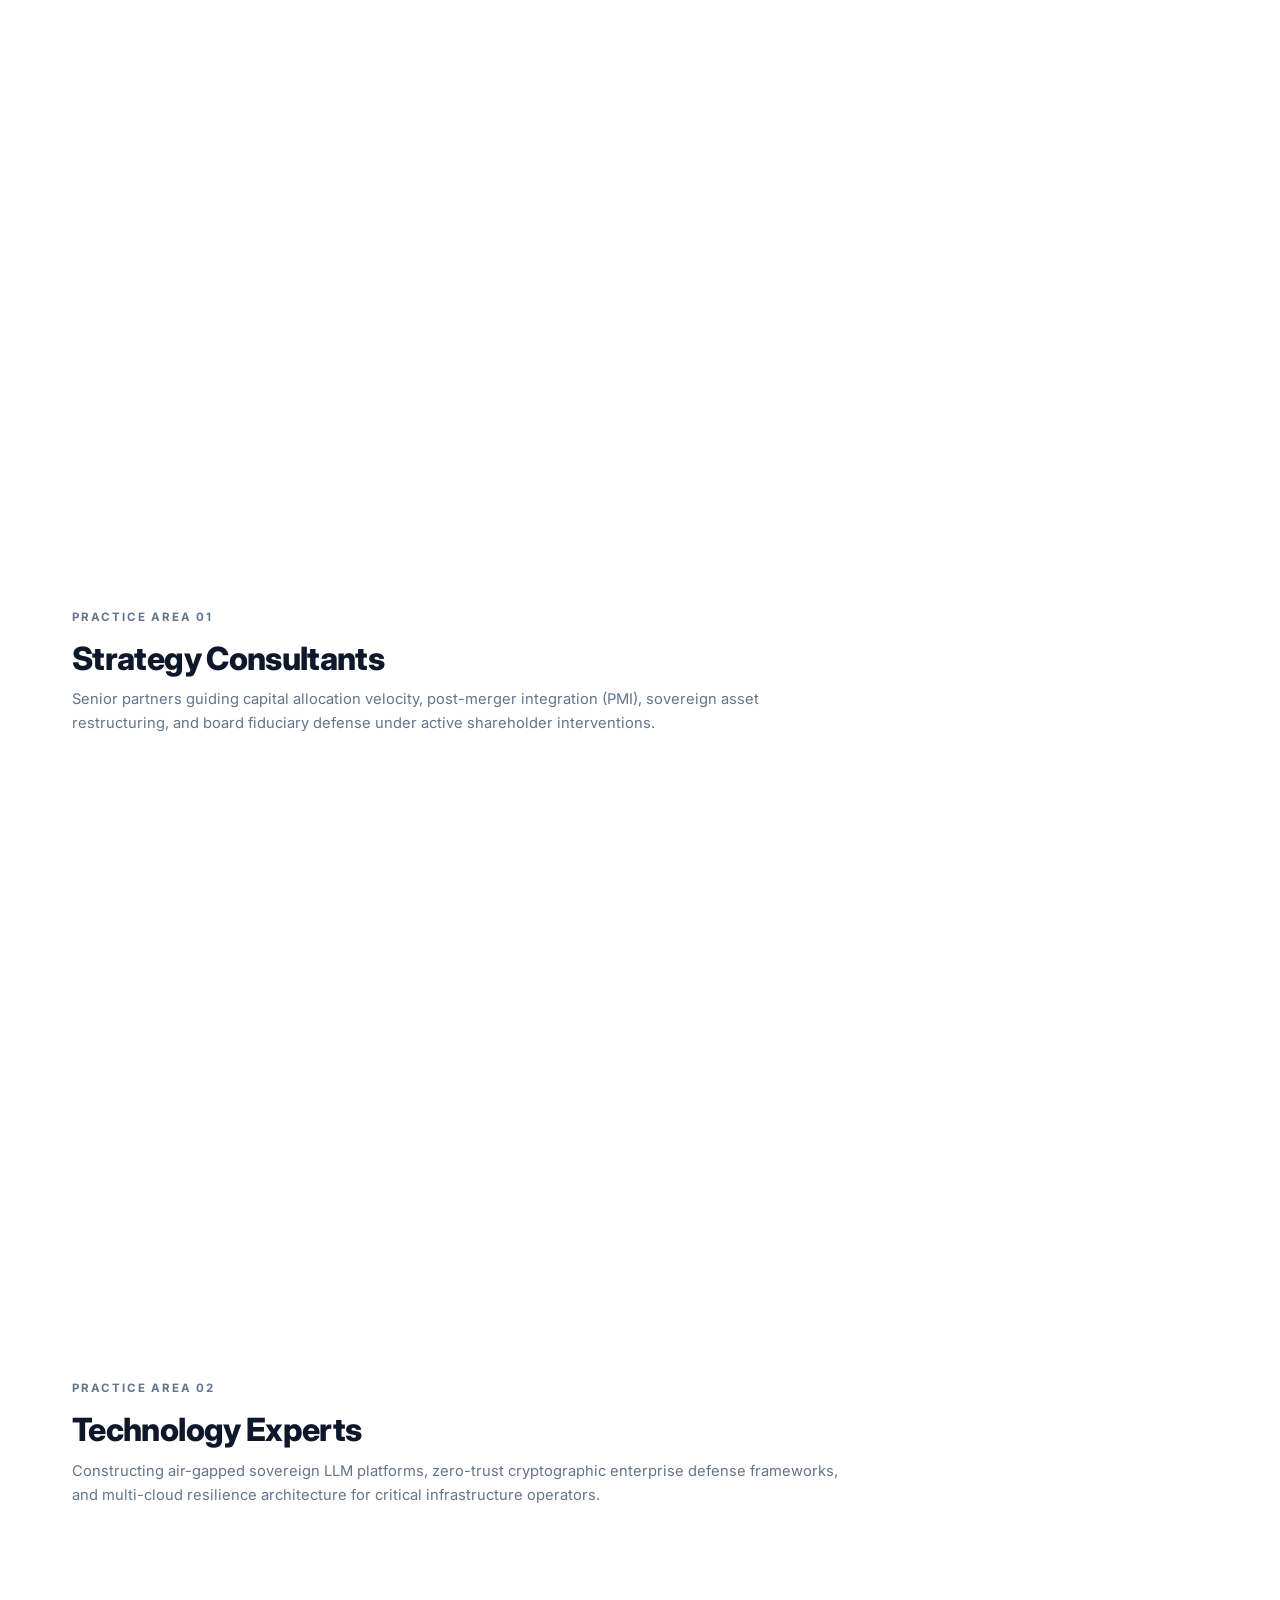
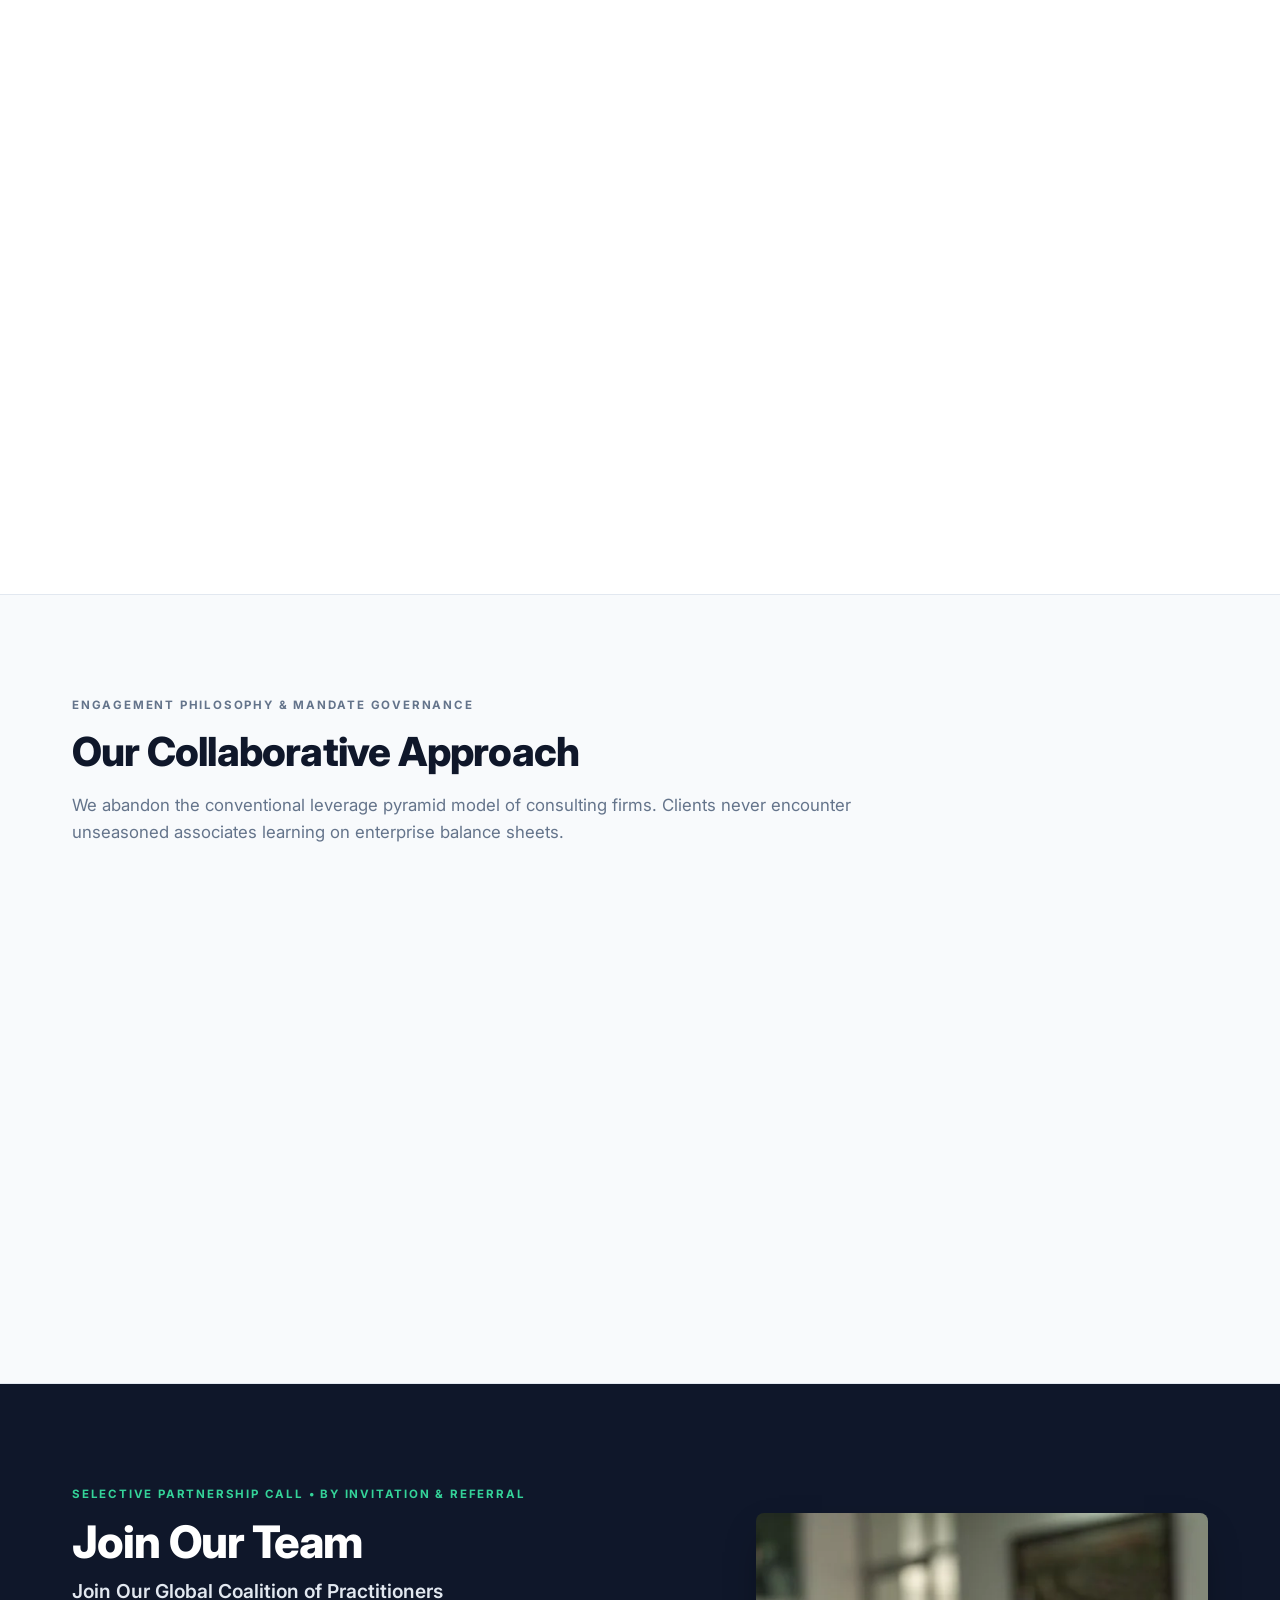
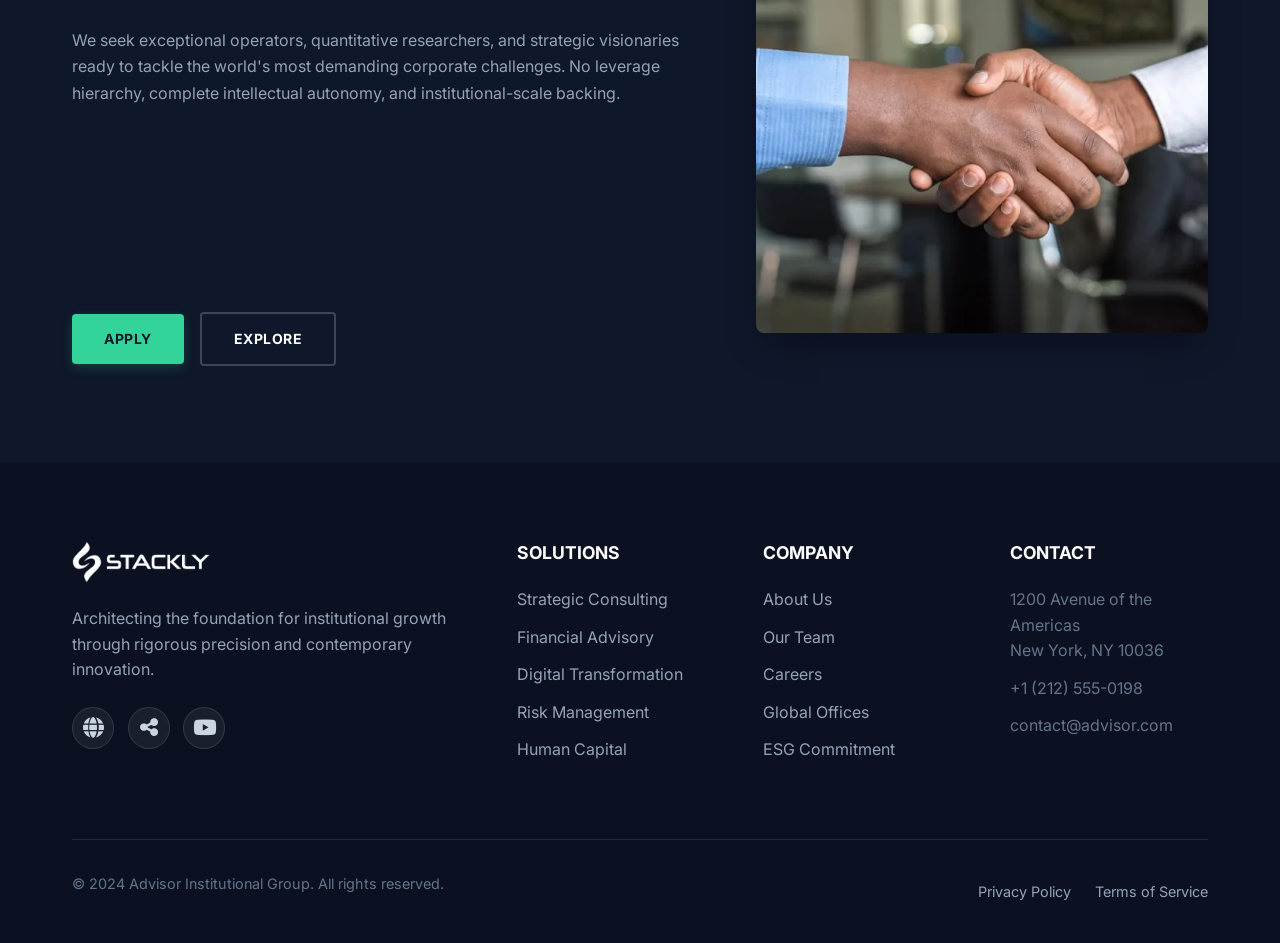
<file: teams.html>
<!DOCTYPE html>
<html lang="en">
<head>
    <meta charset="UTF-8">
    <meta name="viewport" content="width=device-width, initial-scale=1.0">
    <title>Our Team - World-Class Minds Architecting Enterprise Resilience</title>
    <meta name="description" content="A partnership formed strictly of former operating chief executives, sovereign risk specialists, and enterprise engineers across 40+ sovereign jurisdictions.">
    <link rel="preconnect" href="https://fonts.googleapis.com">
    <link rel="preconnect" href="https://fonts.gstatic.com" crossorigin>
    <link href="https://fonts.googleapis.com/css2?family=Inter:wght@300;400;500;600;700;800&display=swap" rel="stylesheet">
    <link rel="stylesheet" href="https://cdnjs.cloudflare.com/ajax/libs/font-awesome/6.4.0/css/all.min.css">
    <link rel="stylesheet" href="css/styles.css">
</head>
<body>

    <!-- Navbar -->
    <nav class="navbar" style="border-top: 4px solid #0ea5e9;">
        <div class="container nav-container">
            <div class="logo">
                <a href="index.html" style="display: flex; align-items: center;">
                    <img src="assets/logo-stackly.webp" alt="ADVISOR Logo" class="logo-icon">
                </a>
            </div>
            <ul class="nav-links">
                <li><a href="index.html">HOME</a></li>
                <li><a href="about.html">ABOUT US</a></li>
                <li><a href="solutions.html">SOLUTIONS</a></li>
                <li><a href="services.html">SERVICES</a></li>
                <li><a href="teams.html" class="active">OUR TEAM</a></li>
                <li><a href="insights.html">INSIGHTS</a></li>
                <li><a href="contact.html">CONTACT US</a></li>
            </ul>
            <div class="nav-actions">
                <button class="icon-btn search-icon" aria-label="Search"><i class="fa-solid fa-magnifying-glass"></i></button>
                <a href="signin.html" class="btn btn-primary join-btn">JOIN US</a>
                <button class="nav-hamburger-btn" id="nav-hamburger-btn" aria-label="Open Navigation Drawer" type="button">
                    <i class="fa-solid fa-bars"></i>
                </button>
            </div>
        </div>
    </nav>

    <!-- Hero Section -->
    <header class="teams-hero">
        <div class="container">
            <!-- Hero Top Row -->
            <div class="teams-hero-top">
                <div class="teams-hero-headline">
                    <h1>Our Team</h1>
                    <h2>World-Class Minds Architecting Enterprise Resilience</h2>
                </div>
                <div class="teams-hero-narrative">
                    <p>A partnership formed strictly of former operating chief executives, sovereign risk specialists, and enterprise engineers. We do not field analysts; our partners sit directly with boards across 40+ sovereign jurisdictions to resolve high-stakes complexity.</p>
                </div>
            </div>

            <!-- Featured Boardroom Visual -->
            <div class="teams-featured-visual">
                <img src="assets/teams-hero-partnership.webp" alt="Executive Strategy Committee Boardroom Session">
                <div class="teams-visual-overlay">
                    <span class="overlay-left">EXECUTIVE STRATEGY COMMITTEE • LONDON • NEW YORK • SINGAPORE</span>
                    <span class="overlay-right">Confidential Advisory Briefing 04-Q</span>
                </div>
            </div>

            <!-- 4-Stat Metrics Row -->
            <div class="teams-stats-row">
                <div class="teams-stat-item">
                    <span class="teams-stat-val">180+</span>
                    <span class="teams-stat-label">SENIOR ADVISORY PARTNERS</span>
                </div>
                <div class="teams-stat-item">
                    <span class="teams-stat-val">22+</span>
                    <span class="teams-stat-label">YEARS AVERAGE TENURE</span>
                </div>
                <div class="teams-stat-item">
                    <span class="teams-stat-val">40+</span>
                    <span class="teams-stat-label">SOVEREIGN JURISDICTIONS</span>
                </div>
                <div class="teams-stat-item">
                    <span class="teams-stat-val accent-green">98.4%</span>
                    <span class="teams-stat-label">MANDATE SUCCESS RATE</span>
                </div>
            </div>
        </div>
    </header>

    <!-- Global Directory & Filter Section -->
    <section class="directory-section">
        <div class="container">
            <div class="directory-header">
                <div class="directory-header-left">
                    <span class="teams-eyebrow">GLOBAL DIRECTORY &amp; ADVISORY ROSTER</span>
                    <h2>Meet Our Experts</h2>
                </div>
                <div class="directory-header-right">
                    <p>Explore our multidisciplinary directory of senior operating partners, economists, enterprise architects, and crisis strategists.</p>
                </div>
            </div>

            <!-- Filter Pills Bar -->
            <nav class="directory-filter-bar" aria-label="Team directory filter">
                <a href="#leadership" class="team-pill active">ALL SPECIALISTS (180+)</a>
                <a href="#leadership" class="team-pill">LEADERSHIP TEAM</a>
                <a href="#strategy" class="team-pill">STRATEGY CONSULTANTS</a>
                <a href="#strategy" class="team-pill">CREATIVE &amp; BRAND SPECIALISTS</a>
                <a href="#technology" class="team-pill">TECHNOLOGY EXPERTS</a>
                <a href="#technology" class="team-pill">INDUSTRY SPECIALISTS</a>
            </nav>

            <!-- GROUP 1: Leadership Team -->
            <div class="roster-group" id="leadership">
                <div class="roster-group-header">
                    <span class="teams-eyebrow">EXECUTIVE COMMITTEE &amp; GOVERNANCE</span>
                    <h3>Leadership Team</h3>
                    <p>Directly accountable to institutional boards, sovereign funds, and corporate steering committees. Each partner oversees critical jurisdictional mandates.</p>
                </div>

                <div class="roster-grid">
                    <!-- Expert 01 -->
                    <article class="expert-card">
                        <div class="expert-photo-wrap">
                            <img src="assets/team-dr-helena-vogel.webp" alt="Eleanor Vance">
                        </div>
                        <div class="expert-card-name-row">
                            <h4 class="expert-name">Eleanor Vance</h4>
                            <i class="fa-solid fa-arrow-up-right-from-square expert-external-icon"></i>
                        </div>
                        <span class="expert-role">CHIEF EXECUTIVE OFFICER</span>
                        <p class="expert-bio">Directs overall firm strategy and complex corporate restructuring across multinational financial epicenters.</p>
                        <div class="expert-card-footer">
                            <span class="expert-dept-tag">Executive Committee</span>
                            <a href="404.html" class="expert-bio-link">View Bio</a>
                        </div>
                    </article>

                    <!-- Expert 02 -->
                    <article class="expert-card">
                        <div class="expert-photo-wrap">
                            <img src="assets/team-kenji-tanaka.webp" alt="Kenji Tanaka">
                        </div>
                        <div class="expert-card-name-row">
                            <h4 class="expert-name">Kenji Tanaka</h4>
                            <i class="fa-solid fa-arrow-up-right-from-square expert-external-icon"></i>
                        </div>
                        <span class="expert-role">CHIEF STRATEGY OFFICER</span>
                        <p class="expert-bio">Leads long-range geopolitical and capital allocation advisories for Asia-Pacific sovereign investment councils.</p>
                        <div class="expert-card-footer">
                            <span class="expert-dept-tag">Corporate Advisory</span>
                            <a href="404.html" class="expert-bio-link">View Bio</a>
                        </div>
                    </article>

                    <!-- Expert 03 -->
                    <article class="expert-card">
                        <div class="expert-photo-wrap">
                            <img src="assets/team-sarah-jenkins.webp" alt="Sarah Jenkins">
                        </div>
                        <div class="expert-card-name-row">
                            <h4 class="expert-name">Sarah Jenkins</h4>
                            <i class="fa-solid fa-arrow-up-right-from-square expert-external-icon"></i>
                        </div>
                        <span class="expert-role">MD, GLOBAL OPERATIONS</span>
                        <p class="expert-bio">Specializes in cross-border execution, jurisdictional governance, and high-velocity restructuring programs.</p>
                        <div class="expert-card-footer">
                            <span class="expert-dept-tag">Global Operations</span>
                            <a href="404.html" class="expert-bio-link">View Bio</a>
                        </div>
                    </article>

                    <!-- Expert 04 -->
                    <article class="expert-card">
                        <div class="expert-photo-wrap">
                            <img src="assets/team-julian-thorne.webp" alt="Julian Thorne">
                        </div>
                        <div class="expert-card-name-row">
                            <h4 class="expert-name">Julian</h4>
                            <i class="fa-solid fa-arrow-up-right-from-square expert-external-icon"></i>
                        </div>
                        <span class="expert-role">CHIEF TECHNOLOGY OFFICER</span>
                        <p class="expert-bio">Oversees enterprise computing architecture, cryptographic verification meshes, and technological transformation.</p>
                        <div class="expert-card-footer">
                            <span class="expert-dept-tag">Global Operations</span>
                            <a href="404.html" class="expert-bio-link">View Bio</a>
                        </div>
                    </article>
                </div>
            </div>

            <!-- GROUP 2: Strategy Consultants -->
            <div class="roster-group" id="strategy">
                <div class="roster-group-header">
                    <span class="teams-eyebrow">PRACTICE AREA 01</span>
                    <h3>Strategy Consultants</h3>
                    <p>Senior partners guiding capital allocation velocity, post-merger integration (PMI), sovereign asset restructuring, and board fiduciary defense under active shareholder interventions.</p>
                </div>

                <div class="roster-grid">
                    <!-- Expert 05 -->
                    <article class="expert-card">
                        <div class="expert-photo-wrap">
                            <img src="assets/team-maya-patel.webp" alt="Jack Rome">
                        </div>
                        <div class="expert-card-name-row">
                            <h4 class="expert-name">Jack Rome</h4>
                            <i class="fa-solid fa-arrow-up-right-from-square expert-external-icon"></i>
                        </div>
                        <span class="expert-role">CHIEF EXECUTIVE OFFICER</span>
                        <p class="expert-bio">Directs overall firm strategy and complex corporate restructuring across capital-intensive enterprise mandates.</p>
                        <div class="expert-card-footer">
                            <span class="expert-dept-tag">Executive Committee</span>
                            <a href="404.html" class="expert-bio-link">View Bio</a>
                        </div>
                    </article>

                    <!-- Expert 06 -->
                    <article class="expert-card">
                        <div class="expert-photo-wrap">
                            <img src="assets/team-marcus-chen.webp" alt="Robert Leo">
                        </div>
                        <div class="expert-card-name-row">
                            <h4 class="expert-name">Robert Leo</h4>
                            <i class="fa-solid fa-arrow-up-right-from-square expert-external-icon"></i>
                        </div>
                        <span class="expert-role">CHIEF STRATEGY OFFICER</span>
                        <p class="expert-bio">Leads long-range geopolitical and capital allocation advisories for Asia-Pacific sovereign and corporate entities.</p>
                        <div class="expert-card-footer">
                            <span class="expert-dept-tag">Corporate Advisory</span>
                            <a href="404.html" class="expert-bio-link">View Bio</a>
                        </div>
                    </article>

                    <!-- Expert 07 -->
                    <article class="expert-card">
                        <div class="expert-photo-wrap">
                            <img src="assets/team-amara-al-mansoor.webp" alt="Pam kenji">
                        </div>
                        <div class="expert-card-name-row">
                            <h4 class="expert-name">Pam kenji</h4>
                            <i class="fa-solid fa-arrow-up-right-from-square expert-external-icon"></i>
                        </div>
                        <span class="expert-role">MD, GLOBAL OPERATIONS</span>
                        <p class="expert-bio">Specializes in cross-border execution, jurisdictional governance, and high-impact operational value unlock.</p>
                        <div class="expert-card-footer">
                            <span class="expert-dept-tag">Global Operations</span>
                            <a href="404.html" class="expert-bio-link">View Bio</a>
                        </div>
                    </article>

                    <!-- Expert 08 -->
                    <article class="expert-card">
                        <div class="expert-photo-wrap">
                            <img src="assets/team-david-okonkwo.webp" alt="Park Pan">
                        </div>
                        <div class="expert-card-name-row">
                            <h4 class="expert-name">Park Pan</h4>
                            <i class="fa-solid fa-arrow-up-right-from-square expert-external-icon"></i>
                        </div>
                        <span class="expert-role">CHIEF TECHNOLOGY OFFICER</span>
                        <p class="expert-bio">Directs digital turnaround frameworks, technological restructuring, and enterprise operating architecture.</p>
                        <div class="expert-card-footer">
                            <span class="expert-dept-tag">Global Operations</span>
                            <a href="404.html" class="expert-bio-link">View Bio</a>
                        </div>
                    </article>
                </div>
            </div>

            <!-- GROUP 3: Technology Experts -->
            <div class="roster-group" id="technology">
                <div class="roster-group-header">
                    <span class="teams-eyebrow">PRACTICE AREA 02</span>
                    <h3>Technology Experts</h3>
                    <p>Constructing air-gapped sovereign LLM platforms, zero-trust cryptographic enterprise defense frameworks, and multi-cloud resilience architecture for critical infrastructure operators.</p>
                </div>

                <div class="roster-grid">
                    <!-- Expert 09 -->
                    <article class="expert-card">
                        <div class="expert-photo-wrap">
                            <img src="assets/team-evelyn-ross.webp" alt="Veronica">
                        </div>
                        <div class="expert-card-name-row">
                            <h4 class="expert-name">Veronica</h4>
                            <i class="fa-solid fa-arrow-up-right-from-square expert-external-icon"></i>
                        </div>
                        <span class="expert-role">CHIEF EXECUTIVE OFFICER</span>
                        <p class="expert-bio">Directs overall firm strategy and complex corporate restructuring across mission-critical technical divisions.</p>
                        <div class="expert-card-footer">
                            <span class="expert-dept-tag">Executive Committee</span>
                            <a href="404.html" class="expert-bio-link">View Bio</a>
                        </div>
                    </article>

                    <!-- Expert 10 -->
                    <article class="expert-card">
                        <div class="expert-photo-wrap">
                            <img src="assets/team-julian-vance.webp" alt="Tavanko">
                        </div>
                        <div class="expert-card-name-row">
                            <h4 class="expert-name">Tavanko</h4>
                            <i class="fa-solid fa-arrow-up-right-from-square expert-external-icon"></i>
                        </div>
                        <span class="expert-role">CHIEF STRATEGY OFFICER</span>
                        <p class="expert-bio">Leads long-range geopolitical and capital allocation advisories for Asia-Pacific sovereign technology programs.</p>
                        <div class="expert-card-footer">
                            <span class="expert-dept-tag">Corporate Advisory</span>
                            <a href="404.html" class="expert-bio-link">View Bio</a>
                        </div>
                    </article>

                    <!-- Expert 11 -->
                    <article class="expert-card">
                        <div class="expert-photo-wrap">
                            <img src="assets/team-charlotte-dupuis.webp" alt="Jo Mathew">
                        </div>
                        <div class="expert-card-name-row">
                            <h4 class="expert-name">Jo Mathew</h4>
                            <i class="fa-solid fa-arrow-up-right-from-square expert-external-icon"></i>
                        </div>
                        <span class="expert-role">MD, GLOBAL OPERATIONS</span>
                        <p class="expert-bio">Specializes in cross-border execution, jurisdictional governance, and zero-trust sovereign cyber defense.</p>
                        <div class="expert-card-footer">
                            <span class="expert-dept-tag">Global Operations</span>
                            <a href="404.html" class="expert-bio-link">View Bio</a>
                        </div>
                    </article>

                    <!-- Expert 12 -->
                    <article class="expert-card">
                        <div class="expert-photo-wrap">
                            <img src="assets/team-claire-fontaine.webp" alt="Isabella">
                        </div>
                        <div class="expert-card-name-row">
                            <h4 class="expert-name">Isabella</h4>
                            <i class="fa-solid fa-arrow-up-right-from-square expert-external-icon"></i>
                        </div>
                        <span class="expert-role">CHIEF TECHNOLOGY OFFICER</span>
                        <p class="expert-bio">Architects air-gapped enterprise machine intelligence, sovereign data lakes, and systemic infrastructure resilience.</p>
                        <div class="expert-card-footer">
                            <span class="expert-dept-tag">Global Operations</span>
                            <a href="404.html" class="expert-bio-link">View Bio</a>
                        </div>
                    </article>
                </div>
            </div>

        </div>
    </section>

    <!-- Engagement Philosophy & Mandate Governance (Collaborative Approach) -->
    <section class="collab-section">
        <div class="container">
            <div class="collab-header">
                <span class="teams-eyebrow">ENGAGEMENT PHILOSOPHY &amp; MANDATE GOVERNANCE</span>
                <h2>Our Collaborative Approach</h2>
                <p>We abandon the conventional leverage pyramid model of consulting firms. Clients never encounter unseasoned associates learning on enterprise balance sheets.</p>
            </div>

            <div class="collab-grid">
                <!-- Card 01 -->
                <div class="collab-card">
                    <span class="collab-num">01</span>
                    <h3>Senior-Only<br>Pods</h3>
                    <p>No junior handoffs. Every mandate is directly commanded by partners who have carried direct enterprise P&amp;L and sovereign operational accountability.</p>
                    <span class="collab-bottom-tag">ZERO ASSOCIATE DILUTION</span>
                </div>

                <!-- Card 02 -->
                <div class="collab-card">
                    <span class="collab-num">02</span>
                    <h3>Cross-<br>Disciplinary Squads</h3>
                    <p>Quantitative macroeconomists, brand guardians, and enterprise engineers embedded together from Day 1 to eliminate organizational friction.</p>
                    <span class="collab-bottom-tag">INTEGRATED SYNTHESIS</span>
                </div>

                <!-- Card 03 -->
                <div class="collab-card">
                    <span class="collab-num">03</span>
                    <h3>Embedded Co-<br>Pilot Model</h3>
                    <p>Operating directly inside boardroom committees and executive suites. We align adjacent to internal teams to ensure zero advisory detachment.</p>
                    <span class="collab-bottom-tag">BOARDROOM INTEGRATION</span>
                </div>

                <!-- Card 04 -->
                <div class="collab-card">
                    <span class="collab-num">04</span>
                    <h3>Strict Fiduciary<br>Alignment</h3>
                    <p>Partner compensation directly linked to realized enterprise valuation, risk mitigation metrics, and verified institutional operational yield.</p>
                    <span class="collab-bottom-tag green-tag">SKIN IN THE GAME</span>
                </div>
            </div>
        </div>
    </section>

    <!-- Join Our Team CTA Split Section -->
    <section class="join-cta-section" id="join">
        <div class="container">
            <div class="join-cta-grid">
                <!-- Left Narrative -->
                <div class="join-cta-left">
                    <span class="teams-eyebrow mint-accent">SELECTIVE PARTNERSHIP CALL • BY INVITATION &amp; REFERRAL</span>
                    <h2>Join Our Team</h2>
                    <div class="join-cta-subtitle">Join Our Global Coalition of Practitioners</div>
                    <p class="join-cta-desc">We seek exceptional operators, quantitative researchers, and strategic visionaries ready to tackle the world's most demanding corporate challenges. No leverage hierarchy, complete intellectual autonomy, and institutional-scale backing.</p>

                    <div class="join-pillars-row">
                        <div class="join-pillar-item">
                            <span class="join-pillar-title">SOVEREIGN MOBILITY</span>
                            <p class="join-pillar-text">London, Zurich, New York, Singapore hubs</p>
                        </div>
                        <div class="join-pillar-item">
                            <span class="join-pillar-title">DIRECT BOARDROOM IMPACT</span>
                            <p class="join-pillar-text">Direct engagement with C-suite and trustees</p>
                        </div>
                        <div class="join-pillar-item">
                            <span class="join-pillar-title">SYNDICATE TRACK</span>
                            <p class="join-pillar-text">Uncapped carry &amp; equity co-investment</p>
                        </div>
                    </div>

                    <div class="join-cta-buttons">
                        <a href="404.html" class="btn-join-apply">Apply</a>
                        <a href="404.html" class="btn-join-explore">Explore</a>
                    </div>
                </div>

                <!-- Right Visual -->
                <div class="join-cta-visual">
                    <img src="assets/team-advisory-council.webp" alt="Executive Partnership Agreement">
                </div>
            </div>
        </div>
    </section>

    <!-- Footer -->
    <footer class="footer" id="contact">
        <div class="container footer-grid">
            <div class="footer-brand">
                <div class="logo">
                    <img src="assets/logo-stackly.webp" alt="ADVISOR Logo" class="logo-icon">
                </div>
                <p>Architecting the foundation for institutional growth through rigorous precision and contemporary innovation.</p>
                <div class="social-links">
                    <a href="404.html" aria-label="Globe"><i class="fa-solid fa-globe"></i></a>
                    <a href="404.html" aria-label="Share"><i class="fa-solid fa-share-nodes"></i></a>
                    <a href="404.html" aria-label="YouTube"><i class="fa-brands fa-youtube"></i></a>
                </div>
            </div>
            <div class="footer-links">
                <h4>SOLUTIONS</h4>
                <ul>
                    <li><a href="solutions.html#practice-01">Strategic Consulting</a></li>
                    <li><a href="solutions.html#practice-02">Financial Advisory</a></li>
                    <li><a href="solutions.html#practice-04">Digital Transformation</a></li>
                    <li><a href="solutions.html#practice-06">Risk Management</a></li>
                    <li><a href="solutions.html#practice-05">Human Capital</a></li>
                </ul>
            </div>
            <div class="footer-links">
                <h4>COMPANY</h4>
                <ul>
                    <li><a href="about.html">About Us</a></li>
                    <li><a href="teams.html">Our Team</a></li>
                    <li><a href="#">Careers</a></li>
                    <li><a href="#">Global Offices</a></li>
                    <li><a href="#">ESG Commitment</a></li>
                </ul>
            </div>
            <div class="footer-contact">
                <h4>CONTACT</h4>
                <p>1200 Avenue of the Americas<br>New York, NY 10036</p>
                <p>+1 (212) 555-0198</p>
                <p>contact@advisor.com</p>
            </div>
        </div>
        <div class="container">
            <div class="footer-bottom">
                <p>&copy; 2024 Advisor Institutional Group. All rights reserved.</p>
                <div class="bottom-links">
                    <a href="#">Privacy Policy</a>
                    <a href="#">Terms of Service</a>
                </div>
            </div>
        </div>
    </footer>

    <!-- Interactive script for directory filter pills -->
    <script>
        document.querySelectorAll('.team-pill').forEach(pill => {
            pill.addEventListener('click', function(e) {
                document.querySelectorAll('.team-pill').forEach(p => p.classList.remove('active'));
                this.classList.add('active');
            });
        });
    </script>
    <script src="js/main.js"></script>
</body>
</html>
</file>
<file: css/styles.css>
/* Base Styles & Variables */
:root {
    --primary-dark: #0f172a;
    /* Slate 900 */
    --secondary-dark: #1e293b;
    /* Slate 800 */
    --text-main: #334155;
    /* Slate 700 */
    --text-light: #64748b;
    /* Slate 500 */
    --bg-light: #f8fafc;
    /* Slate 50 */
    --white: #ffffff;
    --accent-color: #10b981;
    /* Emerald 500 - used for subtle highlights */
    --accent-bright: #34d399;
    /* Emerald 400 - used for CTA */
    --border-color: #e2e8f0;
    /* Slate 200 */
    --font-main: 'Inter', sans-serif;
    --transition: all 0.3s ease;
    /* Additional Institutional Variables */
    --text-muted: #64748b;
    --text-subtle: #94a3b8;
    --border-light: #e2e8f0;
    --border-card: #e5e7eb;
    --bg-badge: #f8fafc;
    --bg-page: #ffffff;
    --accent-green: #10b981;
    --accent-red: #ef4444;
}

* {
    margin: 0;
    padding: 0;
    box-sizing: border-box;
}

html,
body {
    overflow-x: clip;
    max-width: 100%;
}

body {
    font-family: var(--font-main);
    color: var(--text-main);
    line-height: 1.6;
    background-color: var(--white);
    -webkit-font-smoothing: antialiased;
}

h1,
h2,
h3,
h4,
h5,
h6 {
    color: var(--primary-dark);
    font-weight: 700;
    line-height: 1.2;
    margin-bottom: 1rem;
}

h1 {
    font-size: 3.5rem;
}

h2 {
    font-size: 2.5rem;
}

h3 {
    font-size: 1.5rem;
}

h4 {
    font-size: 1.25rem;
}

p {
    margin-bottom: 1rem;
    color: var(--text-light);
}

a {
    text-decoration: none;
    color: var(--primary-dark);
    transition: var(--transition);
}

img {
    max-width: 100%;
    height: auto;
    display: block;
}

ul {
    list-style: none;
}

.container {
    max-width: 1200px;
    margin: 0 auto;
    padding: 0 2rem;
}

.section-padding {
    padding: 6rem 0;
}

.bg-light {
    background-color: var(--bg-light);
}

.text-center {
    text-align: center;
}

/* Buttons */
.btn {
    display: inline-block;
    padding: 0.75rem 1.5rem;
    border-radius: 4px;
    font-weight: 600;
    font-size: 0.95rem;
    cursor: pointer;
    transition: var(--transition);
    border: 2px solid transparent;
}

.btn-primary {
    background-color: var(--primary-dark);
    color: var(--white);
}

.btn-primary:hover {
    background-color: var(--secondary-dark);
    color: var(--white);
}

.btn-secondary {
    background-color: transparent;
    color: var(--primary-dark);
    border-color: var(--primary-dark);
}

.btn-secondary:hover {
    background-color: var(--primary-dark);
    color: var(--white);
}

.btn-accent {
    background-color: var(--accent-bright);
    color: var(--primary-dark);
}

.btn-accent:hover {
    background-color: #10b981;
    color: var(--primary-dark);
}

.icon-btn {
    background: none;
    border: none;
    font-size: 1.2rem;
    color: var(--primary-dark);
    cursor: pointer;
    transition: var(--transition);
}

.icon-btn:hover {
    color: var(--accent-color);
}

.link-arrow {
    display: inline-flex;
    align-items: center;
    gap: 0.5rem;
    font-weight: 600;
    color: var(--primary-dark);
}

.link-arrow i {
    transition: transform 0.3s ease;
}

.link-arrow:hover {
    color: var(--accent-color);
}

.link-arrow:hover i {
    transform: translateX(5px);
}

/* Navbar */
.navbar {
    padding: 1.1rem 0;
    position: sticky;
    top: 0;
    left: 0;
    width: 100%;
    z-index: 1000;
    background: rgba(255, 255, 255, 0.98);
    backdrop-filter: blur(12px);
    -webkit-backdrop-filter: blur(12px);
    border-bottom: 1px solid #e2e8f0;
    box-shadow: 0 4px 20px -2px rgba(0, 0, 0, 0.05);
    transition: all 0.3s ease;
}

.nav-container {
    display: flex;
    justify-content: space-between;
    align-items: center;
}

.logo {
    display: flex;
    align-items: center;
    gap: 0.5rem;
    font-size: 1.5rem;
    font-weight: 800;
    color: var(--primary-dark);
}

.logo-icon {
    height: 40px;
    width: auto;
    object-fit: contain;
    filter: brightness(0);
}

.nav-links {
    display: flex;
    gap: 1.5rem;
    align-items: center;
}

.nav-links a {
    font-weight: 600;
    font-size: 0.85rem;
    color: #64748b;
    text-transform: uppercase;
    letter-spacing: 0.5px;
    padding-bottom: 4px;
    border-bottom: 2px solid transparent;
}

.nav-links a:hover {
    color: var(--primary-dark);
}

.nav-links a.active {
    color: var(--primary-dark);
    font-weight: 700;
    border-bottom: 2px solid var(--primary-dark);
}

.nav-actions {
    display: flex;
    align-items: center;
    gap: 1.5rem;
}

.search-icon {
    font-size: 1.1rem;
    color: var(--primary-dark);
}

.join-btn {
    background-color: #111827;
    color: var(--white);
    border-radius: 4px;
    padding: 0.6rem 1.5rem;
    font-size: 0.85rem;
    font-weight: 600;
    text-transform: uppercase;
    letter-spacing: 0.5px;
    border: none;
}

.join-btn:hover {
    background-color: #374151;
    color: var(--white);
}

/* ========================================================
   PUBLIC NAVBAR MOBILE HAMBURGER & SIDEBAR DRAWER
   (Matches the Dashboard Sidebar Drawer Experience)
   ======================================================== */

/* Hamburger Button */
.nav-hamburger-btn {
    display: none;
    align-items: center;
    justify-content: center;
    width: 38px;
    height: 38px;
    background: transparent;
    border: 1px solid #e2e8f0;
    border-radius: 6px;
    color: var(--primary-dark);
    font-size: 1.25rem;
    cursor: pointer;
    transition: all 0.2s ease;
    flex-shrink: 0;
}

.nav-hamburger-btn:hover {
    background: #f1f5f9;
    color: #0284c7;
    border-color: #cbd5e1;
}

.nav-hamburger-btn:active {
    transform: scale(0.95);
}

/* Public Mobile Sidebar Backdrop */
.public-sidebar-backdrop {
    position: fixed;
    top: 0;
    left: 0;
    right: 0;
    bottom: 0;
    background: rgba(15, 23, 42, 0.65);
    backdrop-filter: blur(5px);
    -webkit-backdrop-filter: blur(5px);
    z-index: 2000;
    opacity: 0;
    pointer-events: none;
    transition: opacity 0.3s ease;
    touch-action: none !important;
}

.public-sidebar-backdrop.active {
    opacity: 1;
    pointer-events: auto;
    touch-action: none !important;
}

/* Public Mobile Sidebar Drawer */
.public-nav-sidebar {
    position: fixed;
    top: 0;
    left: 0;
    bottom: 0;
    width: 295px;
    max-width: 85vw;
    height: 100vh;
    height: 100dvh;
    background: #0f172a;
    color: #94a3b8;
    z-index: 2100;
    display: flex;
    flex-direction: column;
    transform: translateX(-100%);
    transition: transform 0.3s cubic-bezier(0.4, 0, 0.2, 1);
    box-shadow: none;
    border-right: 1px solid #1e293b;
    overscroll-behavior: contain !important;
}

.public-nav-sidebar.mobile-open {
    transform: translateX(0);
    box-shadow: 14px 0 40px rgba(0, 0, 0, 0.55);
}

/* Drawer Header */
.public-sidebar-header {
    height: 70px;
    padding: 0 1.25rem;
    border-bottom: 1px solid #1e293b;
    display: flex;
    justify-content: space-between;
    align-items: center;
    background: #0f172a;
    flex-shrink: 0;
}

.public-sidebar-brand {
    display: inline-flex;
    align-items: center;
    text-decoration: none;
}

.public-sidebar-brand img {
    height: 36px;
    width: auto;
    object-fit: contain;
    filter: brightness(0) invert(1);
    transition: opacity 0.2s ease;
}

.public-sidebar-brand:hover img {
    opacity: 0.85;
}

.public-sidebar-close {
    width: 36px;
    height: 36px;
    display: flex;
    align-items: center;
    justify-content: center;
    background: transparent;
    border: none;
    color: #94a3b8;
    font-size: 1.3rem;
    cursor: pointer;
    border-radius: 6px;
    transition: all 0.2s ease;
}

.public-sidebar-close:hover {
    background: #1e293b;
    color: #ffffff;
}

/* Search Box inside Drawer */
.public-sidebar-search {
    padding: 0.85rem 1.15rem;
    border-bottom: 1px solid #1e293b;
    display: flex;
    align-items: center;
    gap: 0.75rem;
    background: #0b1120;
    flex-shrink: 0;
}

.public-sidebar-search i {
    color: #64748b;
    font-size: 0.95rem;
}

.public-sidebar-search input {
    width: 100%;
    background: transparent;
    border: none;
    outline: none;
    color: #f8fafc;
    font-size: 0.88rem;
    font-family: var(--font-main);
}

.public-sidebar-search input::placeholder {
    color: #64748b;
}

/* Drawer Nav Body */
.public-sidebar-nav {
    flex: 1;
    overflow-y: auto;
    padding: 0.85rem 0.75rem;
    overscroll-behavior: contain;
}

.public-sidebar-nav::-webkit-scrollbar {
    width: 4px;
}

.public-sidebar-nav::-webkit-scrollbar-thumb {
    background: #334155;
    border-radius: 4px;
}

.public-sidebar-links {
    list-style: none;
    display: flex;
    flex-direction: column;
    gap: 0.35rem;
    padding: 0;
    margin: 0;
}

.public-sidebar-item {
    border-radius: 6px;
    transition: all 0.2s ease;
}

.public-sidebar-link {
    display: flex;
    align-items: center;
    justify-content: space-between;
    padding: 0.75rem 0.9rem;
    color: #94a3b8;
    text-decoration: none;
    font-size: 0.88rem;
    font-weight: 500;
    border-radius: 6px;
    transition: all 0.2s ease;
}

.public-sidebar-link-content {
    display: flex;
    align-items: center;
    gap: 0.85rem;
}

.public-sidebar-link i.link-icon {
    width: 22px;
    text-align: center;
    font-size: 0.95rem;
    color: #64748b;
    transition: color 0.2s ease;
}

.public-sidebar-link i.arrow-icon {
    font-size: 0.72rem;
    color: #475569;
    opacity: 0.6;
    transition: transform 0.2s ease, color 0.2s ease;
}

.public-sidebar-link:hover {
    background: #1e293b;
    color: #ffffff;
}

.public-sidebar-link:hover i.link-icon {
    color: #38bdf8;
}

.public-sidebar-link:hover i.arrow-icon {
    transform: translateX(3px);
    color: #ffffff;
    opacity: 1;
}

.public-sidebar-link.active {
    background: rgba(14, 165, 233, 0.15);
    color: #38bdf8;
    font-weight: 600;
    border-left: 3px solid #0ea5e9;
}

.public-sidebar-link.active i.link-icon {
    color: #38bdf8;
}

.public-sidebar-link.active i.arrow-icon {
    color: #38bdf8;
    opacity: 1;
}

/* Drawer Footer */
.public-sidebar-footer {
    padding: 1rem 1.15rem 1.25rem;
    border-top: 1px solid #1e293b;
    background: #0b1120;
    display: flex;
    flex-direction: column;
    gap: 0.85rem;
    flex-shrink: 0;
}

.public-sidebar-join-btn {
    display: flex;
    align-items: center;
    justify-content: center;
    gap: 0.5rem;
    width: 100%;
    padding: 0.75rem 1rem;
    background: #10b981;
    color: #ffffff !important;
    font-weight: 600;
    font-size: 0.88rem;
    letter-spacing: 0.5px;
    border-radius: 6px;
    text-align: center;
    transition: all 0.2s ease;
}

.public-sidebar-join-btn:hover {
    background: #059669;
    transform: translateY(-1px);
    box-shadow: 0 4px 12px rgba(16, 185, 129, 0.3);
}

.public-sidebar-tagline {
    display: flex;
    align-items: center;
    justify-content: center;
    gap: 0.45rem;
    font-size: 0.72rem;
    color: #64748b;
    text-align: center;
}

.public-sidebar-tagline i {
    color: #10b981;
}

/* Hero Section */
.hero {
    position: relative;
    padding: 8.5rem 0 7.5rem;
    background-image: url('../assets/hero-corporate-building.webp');
    background-size: cover;
    background-position: center;
    text-align: center;
}

.hero-overlay {
    position: absolute;
    top: 0;
    left: 0;
    width: 100%;
    height: 100%;
    background: linear-gradient(to bottom, rgba(255, 255, 255, 0.9) 0%, rgba(255, 255, 255, 0.7) 100%);
    z-index: 1;
}

.hero-content {
    position: relative;
    z-index: 2;
    max-width: 800px;
}

.hero h1 {
    margin-bottom: 1.5rem;
}

.hero p {
    font-size: 1.125rem;
    margin-bottom: 2.5rem;
    color: var(--text-main);
}

.hero-buttons {
    display: flex;
    justify-content: center;
    align-items: center;
    gap: 1.25rem;
}

.btn-hero-link {
    display: inline-flex;
    align-items: center;
    gap: 6px;
    font-size: 0.95rem;
    font-weight: 600;
    color: var(--primary-dark);
    text-decoration: none;
    padding: 0.75rem 1rem;
    transition: var(--transition);
}

.btn-hero-link:hover {
    color: var(--accent-color);
    transform: translateX(3px);
}

/* What We Do Section */
.wwd-container {
    display: grid;
    grid-template-columns: 1fr 1fr;
    gap: 4rem;
    align-items: center;
}

.wwd-text h2 {
    margin-bottom: 1.5rem;
}

.wwd-text p {
    margin-bottom: 2rem;
    font-size: 1.1rem;
}

.wwd-image img {
    border-radius: 8px;
    box-shadow: 0 20px 25px -5px rgba(0, 0, 0, 0.1), 0 10px 10px -5px rgba(0, 0, 0, 0.04);
}

/* Core Solutions Section */
.section-header {
    text-align: center;
    max-width: 600px;
    margin: 0 auto 4rem;
}

.section-header.align-left {
    text-align: left;
    max-width: 100%;
    margin: 0 0 3rem 0;
}

.section-header p {
    font-size: 1.1rem;
}

.solutions-grid {
    display: grid;
    grid-template-columns: repeat(3, 1fr);
    gap: 2rem;
}

/* ========================================================
   GLOBAL ANIMATIONS, KEYFRAMES & SCROLL REVEAL SYSTEM
   ======================================================== */

@keyframes heroFadeInUp {
    from {
        opacity: 0;
        transform: translateY(28px);
    }
    to {
        opacity: 1;
        transform: translateY(0);
    }
}

@keyframes pulseGlow {
    0%, 100% {
        box-shadow: 0 0 0 0 rgba(16, 185, 129, 0.4);
    }
    50% {
        box-shadow: 0 0 0 10px rgba(16, 185, 129, 0);
    }
}

@keyframes floatGentle {
    0%, 100% {
        transform: translateY(0px);
    }
    50% {
        transform: translateY(-5px);
    }
}

@keyframes shimmerSweep {
    0% {
        transform: translateX(-100%) rotate(30deg);
    }
    100% {
        transform: translateX(250%) rotate(30deg);
    }
}

/* Scroll Progress Bar at the top of viewport */
.scroll-progress-bar {
    position: fixed;
    top: 0;
    left: 0;
    width: 0%;
    height: 3.5px;
    background: linear-gradient(90deg, #10b981, #0284c7, #6366f1);
    z-index: 99999;
    box-shadow: 0 0 12px rgba(16, 185, 129, 0.7);
    transition: width 0.1s linear;
    pointer-events: none;
}

/* Floating Back to Top Button */
.back-to-top-btn {
    position: fixed;
    bottom: 2.25rem;
    right: 2.25rem;
    width: 48px;
    height: 48px;
    border-radius: 50%;
    background: #0f172a;
    color: #ffffff;
    border: 1px solid #334155;
    font-size: 1.15rem;
    display: flex;
    align-items: center;
    justify-content: center;
    cursor: pointer;
    z-index: 1500;
    opacity: 0;
    visibility: hidden;
    transform: translateY(20px) scale(0.9);
    transition: all 0.35s cubic-bezier(0.16, 1, 0.3, 1);
    box-shadow: 0 10px 25px -4px rgba(0, 0, 0, 0.35);
}

.back-to-top-btn.visible {
    opacity: 1;
    visibility: visible;
    transform: translateY(0) scale(1);
}

.back-to-top-btn:hover {
    background: #10b981;
    color: #0f172a;
    border-color: #10b981;
    transform: translateY(-4px) scale(1.1);
    box-shadow: 0 14px 28px rgba(16, 185, 129, 0.4);
}

.back-to-top-btn:active {
    transform: scale(0.95);
}

/* Scroll-triggered cascading reveal cards */
.reveal-card {
    opacity: 0;
    transform: translateY(48px) scale(0.96);
    transition: opacity 0.75s cubic-bezier(0.16, 1, 0.3, 1),
                transform 0.75s cubic-bezier(0.16, 1, 0.3, 1),
                box-shadow 0.4s cubic-bezier(0.16, 1, 0.3, 1),
                border-color 0.35s ease;
    will-change: opacity, transform;
}

.reveal-card.revealed {
    opacity: 1;
    transform: translateY(0) scale(1);
}

/* Directional slide variants */
.reveal-card.reveal-left {
    transform: translateX(-45px) scale(0.96);
}

.reveal-card.reveal-right {
    transform: translateX(45px) scale(0.96);
}

.reveal-card.reveal-left.revealed,
.reveal-card.reveal-right.revealed {
    transform: translate(0, 0) scale(1);
    opacity: 1;
}

/* Section Header Scroll Reveal */
.reveal-header {
    opacity: 0;
    transform: translateY(28px);
    transition: opacity 0.7s cubic-bezier(0.16, 1, 0.3, 1),
                transform 0.7s cubic-bezier(0.16, 1, 0.3, 1);
    will-change: opacity, transform;
}

.reveal-header.revealed {
    opacity: 1;
    transform: translateY(0);
}

/* Micro-pop on card icons when card becomes revealed */
@keyframes iconPop {
    0% {
        transform: scale(0.85);
        opacity: 0.8;
    }
    50% {
        transform: scale(1.18);
    }
    100% {
        transform: scale(1);
        opacity: 1;
    }
}

.reveal-card.revealed .icon-box,
.reveal-card.revealed .stat-icon,
.reveal-card.revealed .ind-icon,
.reveal-card.revealed .step-number {
    animation: iconPop 0.55s cubic-bezier(0.16, 1, 0.3, 1) 0.15s both;
}

/* Counting animation indicator */
.stat-number.counting,
.solutions-stat-val.counting,
.services-stat-val.counting,
.teams-stat-val.counting,
.insights-stat-val.counting,
.stat-value.counting {
    display: inline-block;
    filter: drop-shadow(0 0 10px rgba(52, 211, 153, 0.6));
    animation: floatGentle 1.8s ease-in-out infinite;
}

/* Hero Section Entrance Animations across all public pages */
.hero-content h1,
.about-hero-text h1,
.solutions-hero-text h1,
.services-hero-text h1,
.teams-hero-text h1,
.insights-hero-text h1,
.contact-hero-text h1,
.signin-header h1,
.signup-header h1,
.error-content h1 {
    animation: heroFadeInUp 0.85s cubic-bezier(0.16, 1, 0.3, 1) forwards;
}

.hero-content p,
.about-hero-text p,
.solutions-hero-desc,
.services-hero-desc,
.teams-hero-desc,
.insights-hero-desc,
.contact-hero-desc,
.signin-header p,
.signup-header p,
.error-content p {
    animation: heroFadeInUp 0.85s cubic-bezier(0.16, 1, 0.3, 1) 0.15s both;
}

.hero-buttons,
.hero-stats,
.solutions-stats-row,
.services-stats-grid,
.teams-stats-row,
.insights-stats-row {
    animation: heroFadeInUp 0.85s cubic-bezier(0.16, 1, 0.3, 1) 0.28s both;
}

/* [Signature Hover Animation System positioned at end of file for global cascade supremacy] */

/* Scrolled Navbar State */
.navbar.navbar-scrolled {
    box-shadow: 0 10px 30px -5px rgba(0, 0, 0, 0.08);
    background: rgba(255, 255, 255, 0.97);
    border-bottom-color: #cbd5e1;
}

/* Button micro-interactions */
.btn {
    transition: transform 0.3s cubic-bezier(0.16, 1, 0.3, 1), background-color 0.3s ease, box-shadow 0.3s ease;
}

.btn:hover {
    transform: translateY(-2px);
    box-shadow: 0 8px 18px rgba(0, 0, 0, 0.12);
}

.btn:active {
    transform: translateY(0);
}

/* ========================================================
   CORE SOLUTIONS CARDS & INTERACTION
   ======================================================== */
.solutions-grid {
    display: grid;
    grid-template-columns: repeat(3, 1fr);
    gap: 2rem;
}

.solution-card {
    position: relative;
    background: var(--white);
    padding: 2.5rem;
    border-radius: 12px;
    border: 1px solid #cbd5e1;
    box-shadow: 0 4px 12px -2px rgba(15, 23, 42, 0.05);
    transition: transform 0.4s cubic-bezier(0.16, 1, 0.3, 1),
                box-shadow 0.4s cubic-bezier(0.16, 1, 0.3, 1),
                border-color 0.35s ease;
    overflow: hidden;
}

/* Top Accent Line Indicator that expands on hover */
.solution-card::before {
    content: '';
    position: absolute;
    top: 0;
    left: 0;
    width: 0%;
    height: 4px;
    background: linear-gradient(90deg, #10b981, #0284c7);
    transition: width 0.45s cubic-bezier(0.16, 1, 0.3, 1);
    z-index: 3;
}

/* Shimmer Light Sheen passing across on hover */
.solution-card::after {
    content: '';
    position: absolute;
    top: -50%;
    left: -50%;
    width: 200%;
    height: 200%;
    background: linear-gradient(
        60deg,
        rgba(255, 255, 255, 0) 30%,
        rgba(255, 255, 255, 0.6) 50%,
        rgba(255, 255, 255, 0) 70%
    );
    transform: translateX(-100%) rotate(30deg);
    pointer-events: none;
    z-index: 2;
}

.solution-card:hover {
    transform: translateY(-8px) scale(1.01);
    border-color: #0284c7;
    box-shadow: 0 20px 35px -8px rgba(2, 132, 199, 0.16), 0 8px 16px -4px rgba(0, 0, 0, 0.04);
}

.solution-card:hover::before {
    width: 100%;
}

.solution-card:hover::after {
    animation: shimmerSweep 0.9s cubic-bezier(0.16, 1, 0.3, 1);
}

.solution-card .icon-box {
    width: 52px;
    height: 52px;
    background: linear-gradient(135deg, #0f172a, #1e293b);
    color: var(--white);
    display: flex;
    align-items: center;
    justify-content: center;
    font-size: 1.35rem;
    border-radius: 10px;
    margin-bottom: 1.5rem;
    transition: all 0.4s cubic-bezier(0.16, 1, 0.3, 1);
}

.solution-card:hover .icon-box {
    background: linear-gradient(135deg, #10b981, #0284c7);
    transform: scale(1.12) rotate(4deg);
    box-shadow: 0 8px 20px rgba(16, 185, 129, 0.35);
}

.solution-card h3 {
    font-size: 1.25rem;
    margin-bottom: 1rem;
    transition: color 0.3s ease;
}

.solution-card:hover h3 {
    color: #0f172a;
}

/* ========================================================
   WHY CHOOSE US & COUNT-UP STATS
   ======================================================== */
.why-choose-us {
    background-color: var(--primary-dark);
    color: var(--white);
    position: relative;
    overflow: hidden;
}

.why-choose-us::before {
    content: '';
    position: absolute;
    top: 0;
    left: 50%;
    transform: translateX(-50%);
    width: 800px;
    height: 350px;
    background: radial-gradient(ellipse at center, rgba(16, 185, 129, 0.12) 0%, rgba(15, 23, 42, 0) 70%);
    pointer-events: none;
}

.why-choose-us h2 {
    color: var(--white);
}

.why-choose-us .subtitle {
    color: #94a3b8;
    max-width: 600px;
    margin: 0 auto 4rem;
}

.stats-grid {
    display: grid;
    grid-template-columns: repeat(4, 1fr);
    gap: 2rem;
}

.stat-item {
    text-align: center;
    padding: 2.25rem 1.5rem;
    border-radius: 12px;
    background: rgba(30, 41, 59, 0.4);
    border: 1px solid rgba(51, 65, 85, 0.7);
    backdrop-filter: blur(8px);
    transition: transform 0.4s cubic-bezier(0.16, 1, 0.3, 1),
                background 0.35s ease,
                border-color 0.35s ease,
                box-shadow 0.4s ease;
    position: relative;
    overflow: hidden;
}

.stat-item::before {
    content: '';
    position: absolute;
    top: 0;
    left: 0;
    width: 100%;
    height: 3px;
    background: linear-gradient(90deg, transparent, var(--accent-bright), transparent);
    opacity: 0;
    transition: opacity 0.35s ease;
}

.stat-item:hover {
    transform: translateY(-8px) scale(1.02);
    background: rgba(30, 41, 59, 0.85);
    border-color: rgba(52, 211, 153, 0.5);
    box-shadow: 0 20px 35px -8px rgba(0, 0, 0, 0.4), 0 0 25px rgba(16, 185, 129, 0.15);
}

.stat-item:hover::before {
    opacity: 1;
}

.stat-icon {
    font-size: 2.35rem;
    color: var(--accent-bright);
    margin-bottom: 1.25rem;
    transition: transform 0.4s cubic-bezier(0.16, 1, 0.3, 1), filter 0.35s ease;
    display: inline-block;
}

.stat-item:hover .stat-icon {
    transform: scale(1.18) rotate(-5deg);
    filter: drop-shadow(0 4px 14px rgba(52, 211, 153, 0.6));
}

/* Stat Number with Count-Up Styling */
.stat-number {
    font-size: 2.6rem;
    font-weight: 800;
    color: var(--accent-bright);
    line-height: 1.1;
    margin-bottom: 0.65rem;
    letter-spacing: -0.5px;
    font-variant-numeric: tabular-nums;
    display: block;
    transition: transform 0.35s ease, color 0.35s ease, text-shadow 0.35s ease;
}

.stat-item:hover .stat-number {
    transform: scale(1.06);
    color: #6ee7b7;
    text-shadow: 0 0 20px rgba(52, 211, 153, 0.5);
}

.stat-item h4 {
    color: var(--white);
    font-size: 1.15rem;
    margin-bottom: 0.75rem;
}

.stat-item p {
    color: #94a3b8;
    font-size: 0.92rem;
    line-height: 1.55;
    margin-bottom: 0;
}

/* ========================================================
   FEATURED PROJECTS CARDS & HOVER EFFECTS
   ======================================================== */
.flex-header {
    display: flex;
    justify-content: space-between;
    align-items: flex-end;
    text-align: left;
    max-width: 100%;
}

.projects-grid {
    display: grid;
    grid-template-columns: repeat(2, 1fr);
    gap: 2rem;
}

.project-card {
    border-radius: 12px;
    overflow: hidden;
    background: var(--white);
    border: 1px solid #cbd5e1;
    box-shadow: 0 4px 12px -2px rgba(15, 23, 42, 0.05);
    transition: transform 0.4s cubic-bezier(0.16, 1, 0.3, 1),
                box-shadow 0.4s cubic-bezier(0.16, 1, 0.3, 1),
                border-color 0.35s ease;
}

.project-card:hover {
    transform: translateY(-8px);
    border-color: #0284c7;
    box-shadow: 0 22px 40px -10px rgba(15, 23, 42, 0.16), 0 0 0 1px rgba(2, 132, 199, 0.2);
}

.project-image {
    position: relative;
    height: 300px;
    overflow: hidden;
    background: #0f172a;
}

.project-image img {
    width: 100%;
    height: 100%;
    object-fit: cover;
    transition: transform 0.6s cubic-bezier(0.16, 1, 0.3, 1), filter 0.6s ease;
}

.project-card:hover .project-image img {
    transform: scale(1.08);
    filter: brightness(1.05);
}

.project-tag {
    position: absolute;
    top: 1.25rem;
    left: 1.25rem;
    background: rgba(15, 23, 42, 0.85);
    color: var(--white);
    padding: 0.35rem 0.85rem;
    border-radius: 6px;
    font-size: 0.78rem;
    font-weight: 700;
    letter-spacing: 0.5px;
    backdrop-filter: blur(6px);
    border: 1px solid rgba(255, 255, 255, 0.15);
    transition: all 0.3s ease;
}

.project-card:hover .project-tag {
    background: #0284c7;
    transform: translateY(-2px);
    box-shadow: 0 4px 12px rgba(2, 132, 199, 0.4);
}

.project-content {
    padding: 2.25rem;
}

.project-content h3 {
    margin-bottom: 0.75rem;
    transition: color 0.3s ease;
}

.project-card:hover .project-content h3 {
    color: #0284c7;
}

/* ========================================================
   OUR APPROACH TIMELINE & ANIMATED STEPS
   ======================================================== */
.our-approach .subtitle {
    margin-bottom: 4rem;
}

/* ========================================================
   OUR APPROACH TIMELINE & SEQUENTIAL (1 -> 4) ANIMATED STEPS
   ======================================================== */
.our-approach .subtitle {
    margin-bottom: 4rem;
}

.timeline {
    display: grid;
    grid-template-columns: repeat(4, 1fr);
    gap: 2rem;
    position: relative;
}

/* Base Track: subtle gray guide line connecting centers of 4 circles (12.5% to 87.5% = 75% width) */
.timeline::before {
    content: '';
    position: absolute;
    top: 27px;
    left: 12.5%;
    width: 75%;
    height: 4px;
    background-color: #e2e8f0;
    z-index: 1;
    border-radius: 4px;
}

/* Active Fill Line: animates progressively from 1 -> 4 */
.timeline-progress-bar {
    position: absolute;
    top: 27px;
    left: 12.5%;
    width: 0%;
    max-width: 75%;
    height: 4px;
    background: linear-gradient(90deg, #10b981, #0284c7, #3b82f6);
    z-index: 1;
    border-radius: 4px;
    transition: width 0.55s cubic-bezier(0.16, 1, 0.3, 1);
    box-shadow: 0 0 14px rgba(16, 185, 129, 0.7);
}

/* Each Timeline Step: initial hidden / dim state */
.timeline-step {
    position: relative;
    z-index: 2;
    padding: 1.5rem 1rem;
    border-radius: 12px;
    opacity: 0.22;
    transform: translateY(28px) scale(0.94);
    transition: opacity 0.65s cubic-bezier(0.16, 1, 0.3, 1),
                transform 0.65s cubic-bezier(0.16, 1, 0.3, 1),
                background 0.35s ease,
                box-shadow 0.35s ease;
}

/* When Step is Loaded sequentially */
.timeline-step.step-active {
    opacity: 1;
    transform: translateY(0) scale(1);
}

.timeline-step:hover {
    transform: translateY(-6px);
    background: rgba(255, 255, 255, 0.9);
    box-shadow: 0 12px 28px -6px rgba(0, 0, 0, 0.08);
}

/* Step Number Circle */
.step-number {
    width: 56px;
    height: 56px;
    background: #e2e8f0;
    color: #64748b;
    border-radius: 50%;
    display: flex;
    align-items: center;
    justify-content: center;
    font-size: 1.35rem;
    font-weight: 800;
    margin: 0 auto 1.5rem;
    border: 4px solid var(--white);
    box-shadow: 0 4px 12px rgba(0, 0, 0, 0.06);
    transition: all 0.45s cubic-bezier(0.16, 1, 0.3, 1);
    position: relative;
}

/* Step Pop animation when activated */
@keyframes stepPop {
    0% {
        transform: scale(0.8);
    }
    60% {
        transform: scale(1.22);
    }
    100% {
        transform: scale(1);
    }
}

/* Glow ring pulse for highlighted current step */
@keyframes stepPulseRing {
    0% {
        box-shadow: 0 0 0 0 rgba(16, 185, 129, 0.5), 0 8px 20px rgba(16, 185, 129, 0.4);
    }
    70% {
        box-shadow: 0 0 0 12px rgba(16, 185, 129, 0), 0 8px 20px rgba(16, 185, 129, 0.2);
    }
    100% {
        box-shadow: 0 0 0 0 rgba(16, 185, 129, 0), 0 8px 20px rgba(16, 185, 129, 0.4);
    }
}

/* Active Step Number */
.timeline-step.step-active .step-number {
    background: linear-gradient(135deg, #0f172a, #1e293b);
    color: #ffffff;
    box-shadow: 0 6px 18px rgba(15, 23, 42, 0.25);
    animation: stepPop 0.55s cubic-bezier(0.16, 1, 0.3, 1) both;
}

/* Highlighted Current Step (during sequence) */
.timeline-step.step-highlight .step-number {
    background: linear-gradient(135deg, #10b981, #0284c7);
    color: #ffffff;
    border-color: #ffffff;
    animation: stepPop 0.55s cubic-bezier(0.16, 1, 0.3, 1) both,
               stepPulseRing 1.4s ease-out infinite;
}

.timeline-step:hover .step-number {
    background: linear-gradient(135deg, #10b981, #0284c7);
    color: #ffffff;
    transform: scale(1.15);
    box-shadow: 0 0 0 8px rgba(16, 185, 129, 0.25), 0 8px 20px rgba(16, 185, 129, 0.4);
}

.timeline-step h4 {
    margin-bottom: 0.6rem;
    font-size: 1.25rem;
    font-weight: 700;
    color: #0f172a;
    transition: color 0.3s ease;
}

.timeline-step p {
    font-size: 0.92rem;
    color: var(--text-light);
    line-height: 1.6;
}

/* ========================================================
   INDUSTRIES WE SERVE CARDS & HOVER
   ======================================================== */
.industries .subtitle {
    margin-bottom: 4rem;
}

.industries-grid {
    display: grid;
    grid-template-columns: repeat(3, 1fr);
    gap: 2rem;
}

.industry-card {
    padding: 2.25rem 2rem;
    border: 1px solid #cbd5e1;
    border-radius: 12px;
    background: var(--white);
    text-align: left;
    transition: transform 0.4s cubic-bezier(0.16, 1, 0.3, 1),
                box-shadow 0.4s cubic-bezier(0.16, 1, 0.3, 1),
                border-color 0.35s ease;
    position: relative;
    overflow: hidden;
}

.industry-card::before {
    content: '';
    position: absolute;
    top: 0;
    left: 0;
    width: 0%;
    height: 3px;
    background: linear-gradient(90deg, #10b981, #0284c7);
    transition: width 0.4s cubic-bezier(0.16, 1, 0.3, 1);
}

.industry-card:hover {
    transform: translateY(-8px);
    border-color: #0284c7;
    box-shadow: 0 20px 35px -8px rgba(2, 132, 199, 0.16), 0 6px 12px rgba(0, 0, 0, 0.04);
}

.industry-card:hover::before {
    width: 100%;
}

.ind-icon {
    width: 48px;
    height: 48px;
    background-color: var(--bg-light);
    color: var(--primary-dark);
    display: flex;
    align-items: center;
    justify-content: center;
    border-radius: 10px;
    margin-bottom: 1.5rem;
    font-size: 1.3rem;
    transition: all 0.35s cubic-bezier(0.16, 1, 0.3, 1);
    border: 1px solid #e2e8f0;
}

.industry-card:hover .ind-icon {
    background: linear-gradient(135deg, #0f172a, #1e293b);
    color: var(--accent-bright);
    transform: scale(1.12) rotate(4deg);
    border-color: transparent;
    box-shadow: 0 8px 18px rgba(15, 23, 42, 0.2);
}

.industry-card h4 {
    font-size: 1.25rem;
    margin-bottom: 0.75rem;
    transition: color 0.3s ease;
}

.industry-card:hover h4 {
    color: #0284c7;
}

.text-sm {
    font-size: 0.9rem;
}

/* ========================================================
   TESTIMONIALS CARDS & HOVER
   ======================================================== */
.testimonial-grid {
    display: grid;
    grid-template-columns: repeat(2, 1fr);
    gap: 2rem;
    margin-top: 3rem;
}

.testimonial-card {
    background: var(--white);
    padding: 3rem;
    border-radius: 12px;
    border: 1px solid #cbd5e1;
    box-shadow: 0 4px 12px -2px rgba(15, 23, 42, 0.05);
    transition: transform 0.4s cubic-bezier(0.16, 1, 0.3, 1),
                box-shadow 0.4s cubic-bezier(0.16, 1, 0.3, 1),
                border-color 0.35s ease;
    position: relative;
}

.testimonial-card:hover {
    transform: translateY(-6px);
    border-color: #0284c7;
    box-shadow: 0 20px 35px -8px rgba(15, 23, 42, 0.12), 0 0 0 1px rgba(2, 132, 199, 0.15);
}

.stars {
    color: #f59e0b;
    margin-bottom: 1.5rem;
    font-size: 1rem;
    display: flex;
    gap: 0.25rem;
}

.testimonial-card:hover .stars i {
    animation: floatGentle 1.2s ease-in-out infinite;
}

.testimonial-card:hover .stars i:nth-child(2) { animation-delay: 0.1s; }
.testimonial-card:hover .stars i:nth-child(3) { animation-delay: 0.2s; }
.testimonial-card:hover .stars i:nth-child(4) { animation-delay: 0.3s; }
.testimonial-card:hover .stars i:nth-child(5) { animation-delay: 0.4s; }

.quote {
    font-size: 1.12rem;
    color: var(--primary-dark);
    font-style: italic;
    line-height: 1.65;
    margin-bottom: 2rem;
}

.author strong {
    display: block;
    color: var(--primary-dark);
    font-size: 1.05rem;
}

.author span {
    font-size: 0.85rem;
    color: var(--text-light);
    letter-spacing: 0.5px;
}

/* ========================================================
   LATEST INSIGHTS CARDS & HOVER
   ======================================================== */
.insights-grid {
    display: grid;
    grid-template-columns: repeat(3, 1fr);
    gap: 2rem;
}

.insight-card {
    border-radius: 12px;
    overflow: hidden;
    background: var(--white);
    border: 1px solid #cbd5e1;
    box-shadow: 0 4px 12px -2px rgba(15, 23, 42, 0.05);
    transition: transform 0.4s cubic-bezier(0.16, 1, 0.3, 1),
                box-shadow 0.4s cubic-bezier(0.16, 1, 0.3, 1),
                border-color 0.35s ease;
}

.insight-card:hover {
    transform: translateY(-8px);
    border-color: #0284c7;
    box-shadow: 0 20px 35px -8px rgba(15, 23, 42, 0.14), 0 0 0 1px rgba(2, 132, 199, 0.2);
}

.insight-card img {
    width: 100%;
    height: 220px;
    object-fit: cover;
    transition: transform 0.6s cubic-bezier(0.16, 1, 0.3, 1), filter 0.6s ease;
}

.insight-card:hover img {
    transform: scale(1.08);
    filter: brightness(1.04);
}

.insight-content {
    padding: 1.75rem;
}

.insight-content .date {
    display: block;
    font-size: 0.82rem;
    font-weight: 600;
    color: #0284c7;
    margin-bottom: 0.75rem;
    letter-spacing: 0.5px;
}

.insight-content h3 {
    font-size: 1.15rem;
    line-height: 1.4;
    margin-bottom: 0;
    transition: color 0.3s ease;
}

.insight-card:hover .insight-content h3 {
    color: #0284c7;
}


/* CTA Section */
.cta-section {
    position: relative;
    padding: 6rem 0;
    background-image: url('../assets/hero-corporate-building.webp');
    background-size: cover;
    background-position: center;
    background-attachment: fixed;
    text-align: center;
}

.cta-overlay {
    position: absolute;
    top: 0;
    left: 0;
    width: 100%;
    height: 100%;
    background: rgba(15, 23, 42, 0.9);
}

.cta-content {
    position: relative;
    z-index: 2;
    color: var(--white);
}

.cta-content h2 {
    color: var(--white);
    margin-bottom: 1rem;
}

.cta-content p {
    color: #cbd5e1;
    margin-bottom: 2.5rem;
    font-size: 1.1rem;
}

/* Footer */
.footer {
    background-color: #0b1120;
    color: #94a3b8;
    padding: 5rem 0 2rem;
}

.footer-grid {
    display: grid;
    grid-template-columns: minmax(0, 2fr) repeat(3, minmax(0, 1fr));
    gap: 3rem;
    margin-bottom: 4rem;
}

.footer-brand .logo {
    color: var(--white);
    margin-bottom: 1.5rem;
}

.footer-brand .logo-icon {
    filter: brightness(0) invert(1);
}

.footer-brand p {
    color: #94a3b8;
    margin-bottom: 1.5rem;
}

.social-links {
    display: flex;
    align-items: center;
    gap: 0.85rem;
    margin-top: 1.25rem;
}

.social-links a {
    display: inline-flex;
    align-items: center;
    justify-content: center;
    width: 42px;
    height: 42px;
    border-radius: 50%;
    background: rgba(255, 255, 255, 0.06);
    border: 1px solid rgba(255, 255, 255, 0.12);
    color: #cbd5e1;
    font-size: 1.3rem;
    transition: all 0.25s cubic-bezier(0.4, 0, 0.2, 1);
}

.social-links a:hover {
    color: #ffffff;
    background: #0284c7;
    border-color: #38bdf8;
    transform: translateY(-2px);
    box-shadow: 0 4px 14px rgba(2, 132, 199, 0.4);
}

.footer h4 {
    color: var(--white);
    margin-bottom: 1.5rem;
    font-size: 1.1rem;
}

.footer-links ul li {
    margin-bottom: 0.75rem;
}

.footer-links ul li a {
    color: #94a3b8;
}

.footer-links ul li a:hover {
    color: var(--white);
    padding-left: 5px;
}

.footer-contact p {
    margin-bottom: 0.75rem;
}

.footer-bottom {
    display: flex;
    justify-content: space-between;
    align-items: center;
    padding-top: 2rem;
    border-top: 1px solid rgba(255, 255, 255, 0.1);
    font-size: 0.9rem;
}

.bottom-links {
    display: flex;
    gap: 1.5rem;
}

.bottom-links a {
    color: #94a3b8;
}

.bottom-links a:hover {
    color: var(--white);
}

/* Responsive Design */
@media (max-width: 992px) {

    .wwd-container,
    .projects-grid,
    .testimonial-grid {
        grid-template-columns: 1fr;
    }

    .solutions-grid,
    .industries-grid,
    .insights-grid {
        grid-template-columns: repeat(2, 1fr);
    }

    .stats-grid {
        grid-template-columns: repeat(2, 1fr);
    }

    .timeline {
        grid-template-columns: 1fr 1fr;
    }

    .timeline::before {
        display: none;
    }

    .footer-grid {
        grid-template-columns: 1fr 1fr;
    }
}

@media (max-width: 991px) {
    .nav-links {
        display: none !important;
    }

    .nav-hamburger-btn {
        display: inline-flex !important;
    }

    .navbar .search-icon,
    .navbar .join-btn {
        display: none !important;
    }
}

@media (max-width: 768px) {
    .hero {
        padding: 8rem 0 5rem;
    }

    .hero h1 {
        font-size: 2.5rem;
    }

    .solutions-grid,
    .industries-grid,
    .insights-grid,
    .stats-grid,
    .timeline,
    .footer-grid {
        grid-template-columns: 1fr;
    }

    .flex-header {
        flex-direction: column;
        align-items: flex-start;
        gap: 1rem;
    }

    .footer-bottom {
        flex-direction: column;
        gap: 1rem;
        text-align: center;
    }
}

@media (max-width: 576px) {
    .navbar {
        padding: 0.75rem 0;
    }

    .navbar .container {
        padding: 0 1rem;
    }

    .nav-actions {
        gap: 0.65rem;
    }

    .navbar .join-btn {
        padding: 0.45rem 0.85rem;
        font-size: 0.78rem;
    }

    .navbar .logo-icon {
        height: 38px;
    }

    .nav-hamburger-btn {
        width: 36px;
        height: 36px;
        font-size: 1.15rem;
    }
}

/* Authentication Pages Global Layout */
body.auth-page {
    min-height: 100vh;
    display: flex;
    flex-direction: column;
    justify-content: space-between;
    background-color: #f8fafc;
}



/* ========================================================
   SECTION: ABOUT US PAGE STYLES
   ======================================================== */
/* about.css - Specific styles for the About Us page */



.eyebrow {
    display: block;
    font-size: 0.8rem;
    font-weight: 700;
    text-transform: uppercase;
    letter-spacing: 1.5px;
    color: var(--text-light);
    margin-bottom: 0.75rem;
}

.text-accent {
    color: var(--accent-bright);
}

.align-left {
    text-align: left;
    margin-left: 0;
}

/* Hero */
.about-hero {
    padding: 7rem 0 4.5rem;
    background-color: var(--bg-light);
    border-bottom: 1px solid var(--border-color);
    background-image: linear-gradient(to right, rgba(248, 250, 252, 0.96), rgba(248, 250, 252, 0.82)), url('../assets/hero-corporate-building.webp');
    background-size: cover;
    background-position: center;
}

.about-hero-text {
    max-width: 820px;
}

.about-hero .eyebrow {
    display: inline-flex;
    align-items: center;
    gap: 8px;
    font-size: 0.8rem;
    font-weight: 700;
    text-transform: uppercase;
    letter-spacing: 1.5px;
    color: var(--text-light);
    margin-bottom: 1.25rem;
}

.about-hero .badge-square {
    width: 6px;
    height: 6px;
    background-color: #10b981;
    border-radius: 1px;
    display: inline-block;
}

.about-hero h1 {
    font-size: 3.25rem;
    font-weight: 800;
    line-height: 1.15;
    letter-spacing: -0.02em;
    color: var(--primary-dark);
    margin-bottom: 1.5rem;
}

.about-hero p {
    font-size: 1.1rem;
    line-height: 1.65;
    color: #475569;
    margin-bottom: 0;
}

.hero-stats {
    display: grid;
    grid-template-columns: repeat(4, minmax(0, 1fr));
    gap: 2rem;
    border-top: 1px solid var(--border-color);
    padding-top: 2.5rem;
    margin-top: 4rem;
    width: 100%;
}

.stat {
    display: flex;
    flex-direction: column;
    gap: 0.5rem;
}

.stat-label {
    font-size: 0.75rem;
    font-weight: 700;
    color: var(--text-light);
    letter-spacing: 1px;
}

.stat-value {
    font-size: 1.6rem;
    font-weight: 800;
    color: var(--primary-dark);
}

/* Stewardship */
.stewardship-grid {
    display: grid;
    grid-template-columns: repeat(2, minmax(0, 1fr));
    gap: 4rem;
    align-items: center;
}

.stewardship-quote {
    margin-top: 2rem;
    padding: 1.5rem;
    border-left: 4px solid var(--primary-dark);
    background-color: var(--bg-light);
    font-size: 1.1rem;
    font-style: italic;
    color: var(--primary-dark);
}

.stewardship-quote footer {
    margin-top: 1rem;
    font-size: 0.8rem;
    font-weight: 700;
    font-style: normal;
    color: var(--text-light);
}

.stewardship-visual {
    position: relative;
}

.stewardship-visual img {
    border-radius: 4px;
    width: 100%;
}

.visual-badge {
    position: absolute;
    bottom: -20px;
    left: -20px;
    background-color: var(--primary-dark);
    color: var(--white);
    padding: 2rem;
    border-radius: 4px;
    max-width: 250px;
}

.badge-number {
    display: block;
    font-size: 2.5rem;
    font-weight: 800;
    color: var(--accent-bright);
    margin-bottom: 0.5rem;
    line-height: 1;
}

.badge-text {
    font-size: 0.85rem;
    font-weight: 600;
    letter-spacing: 0.5px;
}

/* Practitioners */
.practitioners-grid {
    display: grid;
    grid-template-columns: repeat(3, minmax(0, 1fr));
    gap: 2rem;
    margin-top: 3rem;
}

.practitioner-card {
    background: var(--white);
    padding: 2rem;
    border-radius: 4px;
    border: 1.5px solid #334155;
    transition: transform 0.25s ease, box-shadow 0.25s ease, border-color 0.25s ease;
}

.practitioner-card:hover {
    transform: translateY(-4px);
    border-color: #2563eb;
    box-shadow: 0 14px 28px -6px rgba(37, 99, 235, 0.12), 0 4px 10px rgba(0, 0, 0, 0.05);
}

.practitioner-card i {
    font-size: 1.5rem;
    color: #ffffff;
    margin-bottom: 1.5rem;
}

/* Mission & Vision */
.mv-grid {
    display: grid;
    grid-template-columns: repeat(2, minmax(0, 1fr));
    gap: 2rem;
}

.mv-card {
    padding: 3.5rem 3rem;
    border-radius: 4px;
    display: flex;
    flex-direction: column;
    transition: transform 0.25s ease, box-shadow 0.25s ease, border-color 0.25s ease;
}

.mv-card:hover {
    transform: translateY(-4px);
    box-shadow: 0 16px 32px -8px rgba(37, 99, 235, 0.12), 0 4px 12px rgba(0, 0, 0, 0.05);
    border-color: #2563eb;
}

.light-card {
    background-color: var(--white);
    border: 1.5px solid #334155;
    border-top: 4px solid var(--primary-dark);
}

.dark-card {
    background-color: var(--primary-dark);
    color: var(--white);
    border-top: 3.5px solid var(--accent-color);
}

.mv-card-header {
    display: flex;
    justify-content: space-between;
    align-items: center;
    margin-bottom: 2rem;
}

.mv-label {
    font-size: 0.8rem;
    font-weight: 700;
    letter-spacing: 1.5px;
    margin-bottom: 0;
}

.light-card .mv-label {
    color: var(--text-light);
}

.dark-card .mv-label {
    color: #94a3b8;
}

.light-card .mv-icon {
    font-size: 1.25rem;
    color: var(--text-light);
}

.dark-card .mv-icon {
    font-size: 1.25rem;
    color: var(--accent-color);
}

.mv-card h3 {
    font-size: 1.85rem;
    font-weight: 700;
    line-height: 1.25;
    margin-bottom: 1.5rem;
}

.dark-card h3 {
    color: var(--white);
}

.mv-card p {
    flex-grow: 1;
    font-size: 1rem;
    line-height: 1.65;
    margin-bottom: 3rem;
}

.light-card p {
    color: #475569;
}

.dark-card p {
    color: #94a3b8;
}

.mv-footer {
    font-size: 0.75rem;
    font-weight: 700;
    padding-top: 1.5rem;
    border-top: 1px solid;
    letter-spacing: 0.5px;
}

.light-card .mv-footer {
    border-color: var(--border-color);
    color: var(--primary-dark);
}

.dark-card .mv-footer {
    border-color: rgba(255, 255, 255, 0.1);
    color: #ffffff;
}

/* Philosophy */
.philosophy-header {
    display: flex;
    justify-content: space-between;
    align-items: flex-end;
    margin-bottom: 3.5rem;
    gap: 2rem;
}

.philosophy-header h2 {
    font-size: 2.25rem;
    font-weight: 800;
    letter-spacing: -0.02em;
    margin: 0;
}

.philosophy-header p {
    max-width: 420px;
    font-size: 0.95rem;
    line-height: 1.6;
    color: var(--text-light);
    margin-bottom: 0;
}

.philosophy-grid {
    display: grid;
    grid-template-columns: repeat(3, minmax(0, 1fr));
    gap: 2rem;
    width: 100%;
}

.phil-card {
    padding: 2.5rem 2rem;
    background: var(--white);
    border: 1.5px solid #334155;
    border-radius: 6px;
    box-shadow: 0 1px 3px rgba(0, 0, 0, 0.02);
    display: flex;
    flex-direction: column;
    transition: transform 0.25s ease, box-shadow 0.25s ease, border-color 0.25s ease;
}

.phil-card:hover {
    transform: translateY(-4px);
    border-color: #2563eb;
    box-shadow: 0 14px 28px -6px rgba(37, 99, 235, 0.12), 0 4px 10px rgba(0, 0, 0, 0.05);
}

.phil-tenet {
    display: inline-block;
    align-self: flex-start;
    font-size: 0.72rem;
    font-weight: 700;
    color: var(--primary-dark);
    background: #f1f5f9;
    padding: 0.3rem 0.85rem;
    border-radius: 100px;
    margin-bottom: 1.5rem;
    letter-spacing: 0.5px;
}

.phil-card h4 {
    font-size: 1.25rem;
    font-weight: 700;
    color: var(--primary-dark);
    line-height: 1.3;
    margin-bottom: 1rem;
}

.phil-card p {
    font-size: 0.95rem;
    line-height: 1.65;
    color: var(--text-light);
    margin-bottom: 0;
}

/* Methodology */
.method-grid {
    display: grid;
    grid-template-columns: repeat(4, minmax(0, 1fr));
    gap: 1.5rem;
    margin-top: 3.5rem;
    width: 100%;
}

.method-card {
    background: #ffffff;
    border: 1.5px solid #334155;
    padding: 2.5rem 1.75rem;
    border-radius: 6px;
    display: flex;
    flex-direction: column;
    transition: transform 0.25s ease, box-shadow 0.25s ease, border-color 0.25s ease;
}

.method-card:hover {
    transform: translateY(-4px);
    border-color: #2563eb;
    box-shadow: 0 14px 28px -6px rgba(37, 99, 235, 0.12), 0 4px 10px rgba(0, 0, 0, 0.05);
}

.method-num {
    font-size: 2.75rem;
    font-weight: 400;
    color: #64748b;
    margin-bottom: 1.25rem;
    line-height: 1;
}

.method-card h4 {
    font-size: 1.25rem;
    font-weight: 700;
    color: var(--primary-dark);
    line-height: 1.25;
    margin-bottom: 1rem;
}

.method-card p {
    font-size: 0.92rem;
    line-height: 1.6;
    color: var(--text-light);
    margin-bottom: 0;
}

/* Differentiators */
.differentiators {
    background-color: var(--bg-light);
}

.diff-container {
    display: grid;
    grid-template-columns: 320px minmax(0, 1fr);
    gap: 4rem;
    align-items: start;
    width: 100%;
}

.diff-text {
    position: sticky;
    top: 100px;
    max-width: 320px;
}

.diff-text h2 {
    font-size: 2.5rem;
    font-weight: 800;
    line-height: 1.15;
    letter-spacing: -0.02em;
    color: var(--primary-dark);
    margin-bottom: 1.5rem;
}

.diff-text p {
    font-size: 1rem;
    line-height: 1.65;
    color: #475569;
    margin-bottom: 2rem;
}

.diff-text .link-arrow {
    display: inline-flex;
    align-items: center;
    gap: 8px;
    font-size: 0.8rem;
    font-weight: 800;
    letter-spacing: 0.5px;
    color: var(--primary-dark);
    text-decoration: none !important;
    border-bottom: none !important;
}

.diff-text .link-arrow:hover {
    color: var(--accent-color);
    text-decoration: none !important;
}

.diff-grid {
    display: grid;
    grid-template-columns: repeat(2, minmax(0, 1fr));
    gap: 1.5rem;
    width: 100%;
}

.diff-card {
    background: var(--white);
    padding: 2.25rem 2rem;
    border: 1.5px solid #334155;
    border-radius: 6px;
    display: flex;
    flex-direction: column;
    transition: transform 0.25s ease, box-shadow 0.25s ease, border-color 0.25s ease;
}

.diff-card:hover {
    transform: translateY(-4px);
    border-color: #2563eb;
    box-shadow: 0 14px 28px -6px rgba(37, 99, 235, 0.12), 0 4px 10px rgba(0, 0, 0, 0.05);
}

.diff-card i {
    font-size: 1.5rem;
    color: #ffffff;
    margin-bottom: 1.5rem;
    display: block;
}

.diff-card h4 {
    font-size: 1.25rem;
    font-weight: 700;
    color: var(--primary-dark);
    margin-bottom: 1rem;
    line-height: 1.3;
}

.diff-card p {
    font-size: 0.92rem;
    line-height: 1.6;
    color: var(--text-light);
    margin-bottom: 0;
}

/* Values */
.mx-auto {
    margin-left: auto;
    margin-right: auto;
}

.max-w-lg {
    max-width: 600px;
}

.values-grid {
    display: grid;
    grid-template-columns: repeat(5, minmax(0, 1fr));
    gap: 1.25rem;
    margin-top: 4rem;
    width: 100%;
}

.value-card {
    background: #ffffff;
    padding: 2rem 1rem;
    border-radius: 4px;
    border: 1.5px solid #334155;
    text-align: center;
    transition: transform 0.25s ease, box-shadow 0.25s ease, border-color 0.25s ease;
}

.value-card:hover {
    transform: translateY(-4px);
    border-color: #2563eb;
    box-shadow: 0 14px 28px -6px rgba(37, 99, 235, 0.12), 0 4px 10px rgba(0, 0, 0, 0.05);
}

.value-card i {
    font-size: 1.5rem;
    color: #ffffff;
    margin-bottom: 1.25rem;
}

.value-card h4 {
    font-size: 1.1rem;
    margin-bottom: 1rem;
}

.value-card p {
    font-size: 0.9rem;
    margin-bottom: 0;
}

/* Chronology */
.flex-between {
    display: flex;
    justify-content: space-between;
    align-items: flex-end;
}

.record-text {
    font-size: 0.8rem;
    font-weight: 700;
    letter-spacing: 1px;
    color: var(--text-light);
    text-transform: uppercase;
}

/* ========================================================
   CHRONOLOGY INTERACTIVE VERTICAL SCROLL TIMELINE
   - Continuous vertical connecting line from year to year
   - Real-time scroll drawing progress with radiant gradient fill
   - Active circle glow, year highlight & card illumination
   ======================================================== */
.timeline-list {
    margin: 4rem auto 0;
    display: flex;
    flex-direction: column;
    gap: 2rem;
    max-width: 900px;
    width: 100%;
    position: relative;
}

/* Background vertical guide line (runs through centers of circles) */
.timeline-track-bg {
    position: absolute;
    left: 9px; /* horizontally aligns with center of 20px marker */
    width: 3px;
    background-color: #e2e8f0;
    border-radius: 3px;
    z-index: 1;
    pointer-events: none;
}

/* Active vertical gradient line that draws downward as you scroll */
.timeline-track-fill {
    position: absolute;
    left: 9px;
    width: 3px;
    height: 0px;
    background: linear-gradient(180deg, #10b981 0%, #0284c7 100%);
    border-radius: 3px;
    z-index: 2;
    box-shadow: 0 0 10px rgba(16, 185, 129, 0.7);
    pointer-events: none;
    transition: height 0.08s linear;
}

.tl-item {
    display: grid;
    grid-template-columns: 20px 85px minmax(0, 1fr);
    gap: 2.25rem;
    align-items: flex-start;
    position: relative;
    z-index: 3;
    transition: transform 0.35s cubic-bezier(0.16, 1, 0.3, 1);
}

/* Marker circle */
.tl-marker {
    width: 20px;
    height: 20px;
    border: 3px solid #94a3b8;
    border-radius: 50%;
    background-color: #ffffff;
    margin-top: 10px;
    position: relative;
    z-index: 4;
    transition: all 0.4s cubic-bezier(0.16, 1, 0.3, 1);
    box-shadow: 0 2px 6px rgba(15, 23, 42, 0.08);
}

/* Active Marker reached by scroll line */
.tl-item.tl-active .tl-marker {
    border-color: #10b981 !important;
    background: linear-gradient(135deg, #10b981, #0284c7) !important;
    transform: scale(1.35) !important;
    box-shadow: 0 0 0 5px rgba(16, 185, 129, 0.25), 0 0 16px rgba(16, 185, 129, 0.6) !important;
}

/* Year label */
.tl-year {
    font-size: 1.65rem;
    font-weight: 800;
    color: #64748b;
    margin-top: 5px;
    letter-spacing: -0.02em;
    display: flex;
    align-items: flex-start;
    transition: all 0.35s ease;
}

.tl-item.tl-active .tl-year {
    color: #0f172a !important;
    font-weight: 900 !important;
    transform: translateX(4px);
    text-shadow: 0 2px 8px rgba(2, 132, 199, 0.15);
}

/* Milestone content card */
.tl-content {
    background: #ffffff;
    border: 1px solid #cbd5e1;
    border-radius: 12px;
    padding: 1.75rem 2.25rem;
    box-shadow: 0 4px 12px -2px rgba(15, 23, 42, 0.05);
    position: relative;
    overflow: hidden;
    transition: transform 0.4s cubic-bezier(0.16, 1, 0.3, 1),
                box-shadow 0.4s cubic-bezier(0.16, 1, 0.3, 1),
                border-color 0.35s ease;
}

.tl-content h4 {
    margin-bottom: 0.6rem;
    font-size: 1.3rem;
    font-weight: 700;
    color: #0f172a;
    transition: color 0.3s ease;
}

.tl-content p {
    margin-bottom: 0;
    font-size: 0.95rem;
    line-height: 1.65;
    color: #64748b;
}

/* Active milestone state */
.tl-item.tl-active .tl-content {
    border-color: #0284c7;
    box-shadow: 0 12px 28px -6px rgba(2, 132, 199, 0.16), 0 4px 12px rgba(15, 23, 42, 0.04);
}

.tl-item.tl-active .tl-content h4 {
    color: #0284c7;
}

/* Hover micro-interaction */
.tl-content:hover {
    transform: translateY(-4px);
    border-color: #0284c7;
    box-shadow: 0 20px 35px -8px rgba(2, 132, 199, 0.22);
}

/* About CTA */
.about-cta {
    background-color: var(--primary-dark);
    padding: 6rem 0;
}

.cta-content-dark h2 {
    color: var(--white);
    margin-bottom: 1.5rem;
}

.cta-content-dark p {
    color: #94a3b8;
    max-width: 600px;
    margin: 0 auto 3rem;
    font-size: 1.1rem;
}

.btn-outline-light {
    display: inline-block;
    padding: 0.75rem 1.5rem;
    border-radius: 4px;
    font-weight: 600;
    font-size: 0.95rem;
    cursor: pointer;
    transition: var(--transition);
    background: transparent;
    color: var(--white);
    border: 2px solid rgba(255, 255, 255, 0.2);
}

.btn-outline-light:hover {
    background: var(--white);
    color: var(--primary-dark);
}

.cta-buttons {
    display: flex;
    justify-content: center;
    gap: 1rem;
}

/* Responsive adjustments */
@media (max-width: 992px) {

    .stewardship-grid,
    .mv-grid,
    .philosophy-grid,
    .diff-container,
    .diff-grid {
        grid-template-columns: 1fr;
    }

    .diff-text {
        position: static;
        max-width: 100%;
        margin-bottom: 2.5rem;
    }

    .method-grid {
        grid-template-columns: 1fr 1fr;
    }

    .values-grid {
        grid-template-columns: 1fr 1fr 1fr;
    }

    .hero-stats {
        grid-template-columns: repeat(2, 1fr);
        gap: 1.5rem;
    }

    .philosophy-header,
    .flex-between {
        flex-direction: column;
        align-items: flex-start;
        gap: 1rem;
    }
}

@media (max-width: 768px) {
    .about-hero h1 {
        font-size: 2.5rem;
    }

    .hero-stats {
        grid-template-columns: 1fr;
        gap: 1.25rem;
    }

    .practitioners-grid {
        grid-template-columns: 1fr;
    }

    .method-grid,
    .values-grid {
        grid-template-columns: 1fr;
    }

    .timeline-list {
        margin: 3rem 0 0;
        max-width: 100%;
    }

    .tl-item {
        grid-template-columns: 14px 60px 1fr;
        gap: 1.5rem;
    }

    .cta-buttons {
        flex-direction: column;
    }
}


/* ========================================================
   SECTION: SOLUTIONS PAGE STYLES
   ======================================================== */
/* solutions.css - Dedicated Styles for Solutions & Institutional Capabilities */

/* Eyebrow utility */
.solutions-eyebrow {
    display: inline-block;
    font-size: 0.75rem;
    font-weight: 700;
    text-transform: uppercase;
    letter-spacing: 1.8px;
    color: #64748b;
    margin-bottom: 0.85rem;
}

.solutions-eyebrow.accent-blue {
    color: #0284c7;
}

.solutions-eyebrow.accent-cyan {
    color: #38bdf8;
}

/* Hero Section */
.solutions-hero {
    position: relative;
    padding: 7.5rem 0 5rem;
    background-color: #ffffff;
    background-image:
        linear-gradient(to right, rgba(255, 255, 255, 0.98) 0%, rgba(255, 255, 255, 0.93) 48%, rgba(255, 255, 255, 0.55) 75%, rgba(255, 255, 255, 0.2) 100%),
        url('../assets/services-cta-bg.webp');
    background-size: cover;
    background-position: right center;
    border-bottom: 1px solid var(--border-color);
}

.solutions-hero-text {
    max-width: 820px;
}

.solutions-hero h1 {
    font-size: 3.5rem;
    font-weight: 800;
    line-height: 1.15;
    color: #0f172a;
    letter-spacing: -0.025em;
    margin-bottom: 1.5rem;
}

.solutions-hero-desc {
    font-size: 1.125rem;
    line-height: 1.65;
    color: #475569;
    max-width: 740px;
    margin-bottom: 0;
}

.solutions-stats-row {
    display: grid;
    grid-template-columns: repeat(4, minmax(0, 1fr));
    gap: 2rem;
    border-top: 1px solid #e2e8f0;
    padding-top: 2.5rem;
    margin-top: 4rem;
    width: 100%;
}

.solutions-stat-item {
    display: flex;
    flex-direction: column;
}

.solutions-stat-val {
    font-size: 2.25rem;
    font-weight: 800;
    color: #0f172a;
    line-height: 1.1;
    letter-spacing: -0.02em;
    margin-bottom: 0.4rem;
}

.solutions-stat-label {
    font-size: 0.68rem;
    font-weight: 700;
    text-transform: uppercase;
    letter-spacing: 1.2px;
    color: #64748b;
    line-height: 1.35;
}

/* Practice Areas Filter/Nav Bar */
.practice-nav-bar {
    background: #ffffff;
    border-bottom: 1px solid #e2e8f0;
    position: sticky;
    top: 0;
    z-index: 90;
    box-shadow: 0 1px 3px rgba(0, 0, 0, 0.03);
}

.practice-nav-container {
    display: flex;
    align-items: center;
    gap: 0.65rem;
    padding: 0.85rem 2rem;
    overflow-x: auto;
    scrollbar-width: none;
    /* Firefox */
    -ms-overflow-style: none;
    /* IE & Edge */
}

.practice-nav-container::-webkit-scrollbar {
    display: none;
    /* Chrome, Safari, Opera */
}

.practice-nav-label {
    font-size: 0.72rem;
    font-weight: 800;
    text-transform: uppercase;
    letter-spacing: 1px;
    color: #0f172a;
    white-space: nowrap;
    margin-right: 0.5rem;
}

.practice-pill {
    display: inline-block;
    padding: 0.42rem 0.95rem;
    font-size: 0.78rem;
    font-weight: 600;
    color: #475569;
    background: #ffffff;
    border: 1px solid #e2e8f0;
    border-radius: 9999px;
    white-space: nowrap;
    text-decoration: none;
    transition: all 0.2s ease;
}

.practice-pill:hover,
.practice-pill.active {
    background: #0f172a;
    color: #ffffff;
    border-color: #0f172a;
}

/* Capability Matrix Section */
.capability-section {
    padding: 6rem 0;
    background-color: #ffffff;
}

.matrix-header-grid {
    display: flex;
    justify-content: space-between;
    align-items: flex-end;
    gap: 3rem;
    margin-bottom: 3.5rem;
}

.matrix-header-left h2 {
    font-size: 2.5rem;
    font-weight: 800;
    color: #0f172a;
    letter-spacing: -0.02em;
    margin-bottom: 0;
}

.matrix-header-right p {
    font-size: 0.95rem;
    color: #64748b;
    line-height: 1.6;
    max-width: 480px;
    margin-bottom: 0.35rem;
}

/* 3x3 Cards Grid */
.matrix-cards-grid {
    display: grid;
    grid-template-columns: repeat(3, 1fr);
    gap: 2rem;
}

.practice-card {
    background: #ffffff;
    border: 1.5px solid #334155;
    border-radius: 6px;
    padding: 2.25rem 2rem;
    display: flex;
    flex-direction: column;
    box-shadow: 0 1px 3px rgba(0, 0, 0, 0.02);
    transition: transform 0.25s ease, box-shadow 0.25s ease, border-color 0.25s ease;
}

.practice-card:hover {
    transform: translateY(-4px);
    box-shadow: 0 16px 32px -8px rgba(37, 99, 235, 0.12), 0 4px 12px rgba(15, 23, 42, 0.05);
    border-color: #2563eb;
}

.practice-card-top {
    display: flex;
    justify-content: space-between;
    align-items: center;
    margin-bottom: 1.25rem;
}

.practice-number {
    font-size: 0.72rem;
    font-weight: 700;
    letter-spacing: 1.5px;
    color: #64748b;
    text-transform: uppercase;
}

.practice-icon {
    font-size: 1.25rem;
    color: #ffffff;
    display: flex;
    align-items: center;
    justify-content: center;
}

.practice-title {
    font-size: 1.35rem;
    font-weight: 800;
    color: #0f172a;
    line-height: 1.25;
    margin-bottom: 0.85rem;
    letter-spacing: -0.01em;
}

.practice-summary {
    font-size: 0.88rem;
    color: #64748b;
    line-height: 1.55;
    margin-bottom: 1.75rem;
    min-height: 58px;
}

.deliverables-block {
    padding-top: 1.25rem;
    border-top: 1px solid #f1f5f9;
    margin-bottom: 2rem;
    flex-grow: 1;
}

.deliverables-heading {
    font-size: 0.68rem;
    font-weight: 800;
    letter-spacing: 1.2px;
    text-transform: uppercase;
    color: #0f172a;
    margin-bottom: 0.95rem;
    display: block;
}

.deliverables-list {
    list-style: none;
    padding: 0;
    margin: 0;
}

.deliverables-list li {
    font-size: 0.82rem;
    font-weight: 500;
    color: #334155;
    line-height: 1.45;
    padding: 0.45rem 0 0.45rem 1.25rem;
    position: relative;
    border-bottom: 1px dashed #f1f5f9;
}

.deliverables-list li:last-child {
    border-bottom: none;
}

.deliverables-list li::before {
    content: "";
    position: absolute;
    left: 0;
    top: 0.85rem;
    width: 4px;
    height: 4px;
    border-radius: 50%;
    background-color: #334155;
}

/* Outcome Box */
.outcome-box {
    margin-top: auto;
    padding-top: 1.25rem;
    border-top: 1px solid #e2e8f0;
    display: flex;
    justify-content: space-between;
    align-items: center;
    gap: 1rem;
    min-height: 52px;
}

.outcome-tag {
    font-size: 0.64rem;
    font-weight: 800;
    text-transform: uppercase;
    letter-spacing: 1px;
    color: #94a3b8;
    line-height: 1.25;
}

.outcome-value {
    font-size: 1.05rem;
    font-weight: 800;
    color: #0f172a;
    text-align: right;
    letter-spacing: -0.01em;
}

/* Engagement Framework Section */
.framework-section {
    padding: 6rem 0;
    background-color: #f8fafc;
    border-top: 1px solid #e2e8f0;
    border-bottom: 1px solid #e2e8f0;
}

.framework-header {
    max-width: 760px;
    margin-bottom: 3.5rem;
}

.framework-header h2 {
    font-size: 2.5rem;
    font-weight: 800;
    color: #0f172a;
    letter-spacing: -0.02em;
    margin-bottom: 1rem;
}

.framework-header p {
    font-size: 1.05rem;
    color: #64748b;
    line-height: 1.6;
}

.framework-grid {
    display: grid;
    grid-template-columns: repeat(4, 1fr);
    gap: 1.5rem;
}

.framework-card {
    background: #ffffff;
    border: 1.5px solid #334155;
    border-radius: 6px;
    padding: 2.25rem 1.75rem 2rem;
    display: flex;
    flex-direction: column;
    justify-content: space-between;
    box-shadow: 0 1px 3px rgba(0, 0, 0, 0.02);
    transition: transform 0.25s ease, box-shadow 0.25s ease, border-color 0.25s ease;
}

.framework-card:hover {
    transform: translateY(-4px);
    box-shadow: 0 14px 28px -6px rgba(37, 99, 235, 0.12), 0 4px 10px rgba(15, 23, 42, 0.05);
    border-color: #2563eb;
}

.framework-phase-tag {
    font-size: 0.72rem;
    font-weight: 800;
    letter-spacing: 1.5px;
    text-transform: uppercase;
    color: #0284c7;
    margin-bottom: 0.85rem;
}

.framework-card h3 {
    font-size: 1.25rem;
    font-weight: 800;
    color: #0f172a;
    line-height: 1.25;
    margin-bottom: 1rem;
    letter-spacing: -0.01em;
}

.framework-card p {
    font-size: 0.875rem;
    color: #64748b;
    line-height: 1.6;
    margin-bottom: 2rem;
    flex-grow: 1;
}

.framework-timeline-tag {
    display: inline-block;
    font-size: 0.8rem;
    font-weight: 600;
    color: #475569;
    border-top: 1px solid #f1f5f9;
    padding-top: 1rem;
    width: 100%;
}

/* Mandate Preparation CTA */
.mandate-cta-section {
    background-color: #0f172a;
    padding: 5.5rem 0;
    color: #ffffff;
}

.mandate-cta-container {
    display: flex;
    justify-content: space-between;
    align-items: center;
    gap: 4rem;
}

.mandate-cta-left {
    max-width: 680px;
}

.mandate-cta-left h2 {
    font-size: 2.75rem;
    font-weight: 800;
    color: #ffffff;
    line-height: 1.15;
    letter-spacing: -0.02em;
    margin-bottom: 1.25rem;
}

.mandate-cta-left p {
    font-size: 1.05rem;
    color: #94a3b8;
    line-height: 1.65;
    margin-bottom: 0;
}

.mandate-cta-right {
    display: flex;
    flex-direction: column;
    gap: 0.85rem;
    width: 340px;
    max-width: 100%;
    flex-shrink: 0;
}

.btn-consultation {
    background-color: #6ee7b7;
    color: #0f172a;
    font-weight: 800;
    font-size: 0.82rem;
    letter-spacing: 0.5px;
    text-transform: uppercase;
    padding: 0.9rem 1.5rem;
    border-radius: 2px;
    display: flex;
    justify-content: center;
    align-items: center;
    width: 100%;
    border: none;
    cursor: pointer;
    transition: all 0.2s ease;
    text-decoration: none;
    box-shadow: none;
    text-align: center;
}

.btn-consultation:hover {
    background-color: #34d399;
    color: #0f172a;
}

.btn-deck-outline {
    background-color: transparent;
    color: #ffffff;
    font-weight: 500;
    font-size: 0.875rem;
    padding: 0.85rem 1.5rem;
    border-radius: 2px;
    display: flex;
    justify-content: center;
    align-items: center;
    width: 100%;
    border: 1px solid #334155;
    cursor: pointer;
    transition: all 0.2s ease;
    text-decoration: none;
    text-align: center;
}

.btn-deck-outline:hover {
    border-color: #94a3b8;
    color: #ffffff;
    background-color: rgba(255, 255, 255, 0.03);
}

/* Responsive Styles */
@media (max-width: 1100px) {
    .matrix-cards-grid {
        grid-template-columns: repeat(2, 1fr);
    }

    .framework-grid {
        grid-template-columns: repeat(2, 1fr);
    }

    .solutions-stats-row {
        grid-template-columns: repeat(2, 1fr);
        gap: 2.5rem;
    }
}

@media (max-width: 860px) {
    .matrix-header-grid {
        flex-direction: column;
        align-items: flex-start;
        gap: 1rem;
    }

    .mandate-cta-container {
        flex-direction: column;
        align-items: flex-start;
        gap: 2.5rem;
    }

    .solutions-hero h1 {
        font-size: 2.5rem;
    }

    .matrix-header-left h2,
    .framework-header h2,
    .mandate-cta-left h2 {
        font-size: 2rem;
    }
}

@media (max-width: 640px) {
    .matrix-cards-grid {
        grid-template-columns: 1fr;
    }

    .framework-grid {
        grid-template-columns: 1fr;
    }

    .solutions-stats-row {
        grid-template-columns: 1fr 1fr;
    }

    .solutions-hero {
        padding: 5rem 0 3.5rem;
    }
}


/* ========================================================
   SECTION: SERVICES PAGE STYLES
   ======================================================== */
/* services.css - Dedicated Styles for Services & Operational Delivery */

/* Eyebrow / Badges */
.services-eyebrow {
    display: inline-block;
    font-size: 0.72rem;
    font-weight: 700;
    text-transform: uppercase;
    letter-spacing: 1.8px;
    color: #64748b;
    margin-bottom: 0.85rem;
}

.eyebrow-pill {
    display: inline-block;
    padding: 0.35rem 0.85rem;
    background: #f1f5f9;
    border: 1px solid #e2e8f0;
    border-radius: 9999px;
    font-size: 0.7rem;
    font-weight: 700;
    letter-spacing: 1.2px;
    text-transform: uppercase;
    color: #475569;
    margin-bottom: 1.25rem;
}

/* Hero Section */
.services-hero {
    padding: 6.5rem 0 4.5rem;
    background-color: #ffffff;
}

.services-hero-grid {
    display: grid;
    grid-template-columns: 1.15fr 0.85fr;
    gap: 4rem;
    align-items: center;
}

.services-hero-left h1 {
    font-size: 3.4rem;
    font-weight: 800;
    line-height: 1.12;
    color: #0f172a;
    letter-spacing: -0.025em;
    margin-bottom: 1.25rem;
}

.services-hero-left h1 em {
    font-style: italic;
    font-family: 'Playfair Display', Georgia, serif;
    font-weight: 700;
    color: #0f172a;
}

.services-hero-desc {
    font-size: 1.1rem;
    line-height: 1.65;
    color: #475569;
    max-width: 580px;
    margin-bottom: 2.25rem;
}

.services-hero-buttons {
    display: flex;
    align-items: center;
    gap: 1rem;
}

.btn-hero-primary {
    background-color: #0f172a;
    color: #ffffff;
    padding: 0.85rem 1.75rem;
    font-size: 0.85rem;
    font-weight: 700;
    letter-spacing: 0.5px;
    text-transform: uppercase;
    border-radius: 4px;
    text-decoration: none;
    transition: all 0.2s ease;
    border: 2px solid #0f172a;
}

.btn-hero-primary:hover {
    background-color: #1e293b;
    border-color: #1e293b;
    color: #ffffff;
}

.btn-hero-secondary {
    background-color: transparent;
    color: #0f172a;
    padding: 0.85rem 1.75rem;
    font-size: 0.85rem;
    font-weight: 700;
    letter-spacing: 0.5px;
    text-transform: uppercase;
    border-radius: 4px;
    text-decoration: none;
    transition: all 0.2s ease;
    border: 2px solid #e2e8f0;
}

.btn-hero-secondary:hover {
    background-color: #f8fafc;
    border-color: #cbd5e1;
    color: #0f172a;
}

/* Hero Right Visual */
.services-hero-visual {
    position: relative;
    border-radius: 8px;
    overflow: hidden;
    box-shadow: 0 16px 36px -10px rgba(15, 23, 42, 0.12);
}

.services-hero-visual img {
    width: 100%;
    height: 380px;
    object-fit: cover;
    display: block;
}

.visual-caption-badge {
    position: absolute;
    bottom: 1.25rem;
    right: 1.25rem;
    background: rgba(15, 23, 42, 0.88);
    backdrop-filter: blur(8px);
    border: 1px solid rgba(255, 255, 255, 0.15);
    padding: 0.65rem 1rem;
    border-radius: 4px;
    color: #ffffff;
    text-align: right;
}

.visual-caption-city {
    font-size: 0.68rem;
    font-weight: 800;
    letter-spacing: 1.5px;
    text-transform: uppercase;
    color: #38bdf8;
    margin-bottom: 0.2rem;
}

.visual-caption-title {
    font-size: 0.78rem;
    font-weight: 600;
    color: #e2e8f0;
}

/* Operational Stats Bar */
.services-stats-section {
    border-top: 1px solid #e2e8f0;
    border-bottom: 1px solid #e2e8f0;
    background-color: #ffffff;
    padding: 2.5rem 0;
}

.services-stats-grid {
    display: grid;
    grid-template-columns: repeat(4, 1fr);
    gap: 2rem;
}

.services-stat-item {
    display: flex;
    flex-direction: column;
    padding-left: 1.25rem;
    border-left: 1px solid #cbd5e1;
    transition: border-color 0.25s ease;
}

.services-stat-item:first-child {
    border-left: 2.5px solid #0f172a;
}

.services-stat-item:hover {
    border-left-color: #0f172a;
}

.services-stat-val {
    font-size: 2.4rem;
    font-weight: 800;
    color: #0f172a;
    line-height: 1.1;
    letter-spacing: -0.02em;
    margin-bottom: 0.35rem;
}

.services-stat-label {
    font-size: 0.68rem;
    font-weight: 700;
    text-transform: uppercase;
    letter-spacing: 1px;
    color: #64748b;
    line-height: 1.35;
}

/* Direct Filter Bar */
.services-filter-bar {
    background: #ffffff;
    border-bottom: 1px solid #e2e8f0;
    position: sticky;
    top: 0;
    z-index: 90;
    box-shadow: 0 1px 3px rgba(0, 0, 0, 0.03);
}

.services-filter-container {
    display: flex;
    align-items: center;
    gap: 0.65rem;
    padding: 0.85rem 2rem;
    overflow-x: auto;
    scrollbar-width: none;
    -ms-overflow-style: none;
}

.services-filter-container::-webkit-scrollbar {
    display: none;
}

.services-filter-label {
    font-size: 0.72rem;
    font-weight: 800;
    text-transform: uppercase;
    letter-spacing: 1px;
    color: #0f172a;
    white-space: nowrap;
    margin-right: 0.5rem;
}

.services-pill {
    display: inline-block;
    padding: 0.42rem 0.95rem;
    font-size: 0.78rem;
    font-weight: 600;
    color: #475569;
    background: #ffffff;
    border: 1px solid #e2e8f0;
    border-radius: 9999px;
    white-space: nowrap;
    text-decoration: none;
    transition: all 0.2s ease;
}

.services-pill:hover,
.services-pill.active {
    background: #0f172a;
    color: #ffffff;
    border-color: #0f172a;
}

/* Practice Capabilities Section */
.practices-section {
    padding: 5.5rem 0;
    background-color: #ffffff;
}

.practices-header {
    display: flex;
    justify-content: space-between;
    align-items: flex-end;
    gap: 3rem;
    margin-bottom: 3.5rem;
    border-bottom: 1px solid #f1f5f9;
    padding-bottom: 2rem;
}

.practices-header-left h2 {
    font-size: 2.5rem;
    font-weight: 800;
    color: #0f172a;
    letter-spacing: -0.02em;
    margin-bottom: 0;
}

.practices-header-right p {
    font-size: 0.95rem;
    color: #64748b;
    line-height: 1.6;
    max-width: 480px;
    margin-bottom: 0.35rem;
}

/* Tier Subheaders */
.tier-subhead {
    font-size: 0.72rem;
    font-weight: 800;
    letter-spacing: 1.8px;
    text-transform: uppercase;
    color: #64748b;
    margin-bottom: 1.75rem;
    display: block;
}

/* Flagship Cards Grid (Tier 1) */
.flagship-grid {
    display: grid;
    grid-template-columns: repeat(3, 1fr);
    gap: 2rem;
    margin-bottom: 4.5rem;
}

.flagship-card {
    background: #ffffff;
    border: 1.5px solid #334155;
    border-radius: 6px;
    overflow: hidden;
    display: flex;
    flex-direction: column;
    box-shadow: 0 1px 3px rgba(0, 0, 0, 0.02);
    transition: transform 0.25s ease, box-shadow 0.25s ease, border-color 0.25s ease;
}

.flagship-card:hover {
    transform: translateY(-4px);
    box-shadow: 0 16px 32px -8px rgba(37, 99, 235, 0.12), 0 4px 12px rgba(15, 23, 42, 0.05);
    border-color: #2563eb;
}

.flagship-img-wrap {
    position: relative;
    height: 190px;
    overflow: hidden;
    background-color: #f1f5f9;
}

.flagship-img-wrap img {
    width: 100%;
    height: 100%;
    object-fit: cover;
    transition: transform 0.4s ease;
}

.flagship-card:hover .flagship-img-wrap img {
    transform: scale(1.03);
}

.flagship-badge-overlay {
    position: absolute;
    top: 1rem;
    left: 1rem;
    background: rgba(15, 23, 42, 0.85);
    backdrop-filter: blur(6px);
    color: #ffffff;
    font-size: 0.68rem;
    font-weight: 700;
    letter-spacing: 1px;
    text-transform: uppercase;
    padding: 0.35rem 0.75rem;
    border-radius: 4px;
}

.flagship-icon-overlay {
    position: absolute;
    bottom: 1rem;
    right: 1rem;
    background: rgba(255, 255, 255, 0.95);
    width: 32px;
    height: 32px;
    border-radius: 50%;
    display: flex;
    align-items: center;
    justify-content: center;
    color: #0f172a;
    font-size: 0.85rem;
    box-shadow: 0 2px 8px rgba(0, 0, 0, 0.15);
}

.flagship-body {
    padding: 2rem 1.75rem;
    display: flex;
    flex-direction: column;
    flex-grow: 1;
}

.flagship-title {
    font-size: 1.35rem;
    font-weight: 800;
    color: #0f172a;
    line-height: 1.25;
    margin-bottom: 0.85rem;
    letter-spacing: -0.01em;
}

.flagship-summary {
    font-size: 0.88rem;
    color: #64748b;
    line-height: 1.55;
    margin-bottom: 1.75rem;
    min-height: 60px;
}

/* Common Deliverables Block */
.srv-deliverables-block {
    padding-top: 1.25rem;
    border-top: 1px solid #f1f5f9;
    margin-bottom: 2rem;
    flex-grow: 1;
}

.srv-deliverables-heading {
    font-size: 0.68rem;
    font-weight: 800;
    letter-spacing: 1.2px;
    text-transform: uppercase;
    color: #0f172a;
    margin-bottom: 0.95rem;
    display: block;
}

.srv-deliverables-list {
    list-style: none;
    padding: 0;
    margin: 0;
}

.srv-deliverables-list li {
    font-size: 0.82rem;
    font-weight: 500;
    color: #334155;
    line-height: 1.45;
    padding: 0.45rem 0 0.45rem 1.25rem;
    position: relative;
    border-bottom: 1px dashed #f1f5f9;
}

.srv-deliverables-list li:last-child {
    border-bottom: none;
}

.srv-deliverables-list li::before {
    content: "";
    position: absolute;
    left: 0;
    top: 0.85rem;
    width: 4px;
    height: 4px;
    border-radius: 50%;
    background-color: #334155;
}

/* Impact Box */
.srv-impact-box {
    margin-top: auto;
    background-color: #f8fafc;
    border: 1px solid #e2e8f0;
    border-radius: 4px;
    padding: 0.85rem 1.15rem;
    display: flex;
    justify-content: space-between;
    align-items: center;
    gap: 1rem;
    min-height: 52px;
}

.srv-impact-tag {
    font-size: 0.62rem;
    font-weight: 800;
    text-transform: uppercase;
    letter-spacing: 1px;
    color: #64748b;
    line-height: 1.2;
}

.srv-impact-value {
    font-size: 0.95rem;
    font-weight: 800;
    color: #0f172a;
    display: inline-flex;
    align-items: center;
    gap: 0.4rem;
    text-align: right;
}

.srv-impact-value i {
    font-size: 0.75rem;
    color: #0ea5e9;
}

/* Specialized Cards Grid (Tier 2) */
.specialized-grid {
    display: grid;
    grid-template-columns: repeat(3, 1fr);
    gap: 2rem;
}

.specialized-card {
    background: #ffffff;
    border: 1.5px solid #334155;
    border-radius: 6px;
    padding: 2.25rem 2rem;
    display: flex;
    flex-direction: column;
    box-shadow: 0 1px 3px rgba(0, 0, 0, 0.02);
    transition: transform 0.25s ease, box-shadow 0.25s ease, border-color 0.25s ease;
}

.specialized-card:hover {
    transform: translateY(-4px);
    box-shadow: 0 16px 32px -8px rgba(37, 99, 235, 0.12), 0 4px 12px rgba(15, 23, 42, 0.05);
    border-color: #2563eb;
}

.specialized-card-top {
    display: flex;
    justify-content: space-between;
    align-items: center;
    margin-bottom: 1.25rem;
}

.specialized-num {
    font-size: 0.75rem;
    font-weight: 700;
    letter-spacing: 1px;
    color: #64748b;
}

.specialized-unit-tag {
    background: #f1f5f9;
    padding: 0.3rem 0.65rem;
    border-radius: 4px;
    font-size: 0.65rem;
    font-weight: 800;
    letter-spacing: 1px;
    text-transform: uppercase;
    color: #0f172a;
}

.specialized-title {
    font-size: 1.35rem;
    font-weight: 800;
    color: #0f172a;
    line-height: 1.25;
    margin-bottom: 0.85rem;
    letter-spacing: -0.01em;
}

.specialized-summary {
    font-size: 0.88rem;
    color: #64748b;
    line-height: 1.55;
    margin-bottom: 1.75rem;
    min-height: 58px;
}

/* Engagement Framework Section */
.deployment-section {
    padding: 6rem 0;
    background-color: #f8fafc;
    border-top: 1px solid #e2e8f0;
    border-bottom: 1px solid #e2e8f0;
}

.deployment-header {
    text-align: center;
    max-width: 760px;
    margin: 0 auto 3.5rem;
}

.deployment-header h2 {
    font-size: 2.5rem;
    font-weight: 800;
    color: #0f172a;
    letter-spacing: -0.02em;
    margin-bottom: 1rem;
}

.deployment-header p {
    font-size: 1.05rem;
    color: #64748b;
    line-height: 1.6;
}

.deployment-grid {
    display: grid;
    grid-template-columns: repeat(4, 1fr);
    gap: 1.5rem;
    margin-bottom: 3rem;
}

.deployment-card {
    background: #ffffff;
    border: 1.5px solid #334155;
    border-radius: 6px;
    padding: 2.25rem 1.75rem;
    display: flex;
    flex-direction: column;
    box-shadow: 0 1px 3px rgba(0, 0, 0, 0.02);
    transition: transform 0.25s ease, box-shadow 0.25s ease, border-color 0.25s ease;
}

.deployment-card:hover {
    transform: translateY(-4px);
    box-shadow: 0 14px 28px -6px rgba(37, 99, 235, 0.12), 0 4px 10px rgba(15, 23, 42, 0.05);
    border-color: #2563eb;
}

.deployment-card-top {
    display: flex;
    justify-content: space-between;
    align-items: center;
    margin-bottom: 1.25rem;
}

.deployment-phase-tag {
    font-size: 0.72rem;
    font-weight: 800;
    letter-spacing: 1.5px;
    text-transform: uppercase;
    color: #0284c7;
}

.deployment-phase-icon {
    font-size: 1.1rem;
    color: #64748b;
}

.deployment-card h3 {
    font-size: 1.2rem;
    font-weight: 800;
    color: #0f172a;
    line-height: 1.25;
    margin-bottom: 1rem;
    letter-spacing: -0.01em;
}

.deployment-card p {
    font-size: 0.875rem;
    color: #64748b;
    line-height: 1.6;
    margin-bottom: 0;
}

/* Security Compliance Bar */
.compliance-banner {
    background-color: #ffffff;
    border: 1px solid #e2e8f0;
    border-radius: 6px;
    padding: 1rem 2rem;
    text-align: center;
    font-size: 0.82rem;
    font-weight: 600;
    color: #475569;
    display: flex;
    align-items: center;
    justify-content: center;
    gap: 0.65rem;
    box-shadow: 0 1px 2px rgba(0, 0, 0, 0.02);
}

.compliance-banner i {
    color: #10b981;
}

/* Initiate Dialogue CTA Section */
.initiate-cta-section {
    background-color: #0f172a;
    padding: 6rem 0;
    color: #ffffff;
    text-align: center;
}

.initiate-cta-content {
    max-width: 720px;
    margin: 0 auto;
}

.initiate-cta-content h2 {
    font-size: 2.6rem;
    font-weight: 800;
    color: #ffffff;
    line-height: 1.2;
    letter-spacing: -0.02em;
    margin-bottom: 1.25rem;
}

.initiate-cta-content p {
    font-size: 1.05rem;
    color: #94a3b8;
    line-height: 1.65;
    margin-bottom: 2.75rem;
}

.initiate-cta-buttons {
    display: flex;
    justify-content: center;
    align-items: center;
    gap: 1.25rem;
}

.btn-cta-mint {
    background-color: #34d399;
    color: #0f172a;
    font-weight: 700;
    font-size: 0.875rem;
    letter-spacing: 0.5px;
    text-transform: uppercase;
    padding: 0.95rem 1.85rem;
    border-radius: 4px;
    display: inline-block;
    border: 2px solid #34d399;
    text-decoration: none;
    transition: all 0.2s ease;
    box-shadow: 0 4px 12px rgba(52, 211, 153, 0.2);
}

.btn-cta-mint:hover {
    background-color: #10b981;
    border-color: #10b981;
    transform: translateY(-1px);
    box-shadow: 0 6px 16px rgba(52, 211, 153, 0.3);
}

.btn-cta-outline {
    background: transparent;
    color: #ffffff;
    font-weight: 700;
    font-size: 0.875rem;
    letter-spacing: 0.5px;
    text-transform: uppercase;
    padding: 0.95rem 1.85rem;
    border-radius: 4px;
    display: inline-block;
    border: 2px solid rgba(255, 255, 255, 0.2);
    text-decoration: none;
    transition: all 0.2s ease;
}

.btn-cta-outline:hover {
    background-color: #ffffff;
    color: #0f172a;
    border-color: #ffffff;
}

/* Responsive Styles */
@media (max-width: 1100px) {

    .flagship-grid,
    .specialized-grid {
        grid-template-columns: repeat(2, 1fr);
    }

    .deployment-grid {
        grid-template-columns: repeat(2, 1fr);
    }

    .services-hero-grid {
        grid-template-columns: 1fr;
        gap: 3rem;
    }

    .services-stats-grid {
        grid-template-columns: repeat(2, 1fr);
        gap: 2rem;
    }

}

@media (max-width: 860px) {
    .practices-header {
        flex-direction: column;
        align-items: flex-start;
        gap: 1rem;
    }

    .services-hero-left h1 {
        font-size: 2.6rem;
    }

    .practices-header-left h2,
    .deployment-header h2,
    .initiate-cta-content h2 {
        font-size: 2.1rem;
    }

    .initiate-cta-buttons {
        flex-direction: column;
        width: 100%;
    }

    .btn-cta-mint,
    .btn-cta-outline {
        width: 100%;
        text-align: center;
    }
}

@media (max-width: 640px) {

    .flagship-grid,
    .specialized-grid,
    .deployment-grid {
        grid-template-columns: 1fr;
    }

    .services-stats-grid {
        grid-template-columns: 1fr 1fr;
    }

    .services-hero-buttons {
        flex-direction: column;
        align-items: stretch;
    }

    .btn-hero-primary,
    .btn-hero-secondary {
        text-align: center;
    }
}


/* ========================================================
   SECTION: OUR TEAM PAGE STYLES
   ======================================================== */
/* teams.css - Dedicated Styles for Our Team Page */

/* Eyebrows */
.teams-eyebrow {
    display: inline-block;
    font-size: 0.72rem;
    font-weight: 700;
    text-transform: uppercase;
    letter-spacing: 1.8px;
    color: #64748b;
    margin-bottom: 0.85rem;
}

.teams-eyebrow.mint-accent {
    color: #34d399;
}

/* Hero Section */
.teams-hero {
    padding: 6.5rem 0 3.5rem;
    background-color: #ffffff;
}

.teams-hero-top {
    display: flex;
    justify-content: space-between;
    align-items: flex-start;
    gap: 4rem;
    margin-bottom: 3.5rem;
}

.teams-hero-headline {
    max-width: 620px;
}

.teams-hero-headline h1 {
    font-size: 3.25rem;
    font-weight: 800;
    color: #0f172a;
    line-height: 1.1;
    letter-spacing: -0.025em;
    margin-bottom: 0.65rem;
}

.teams-hero-headline h2 {
    font-size: 1.45rem;
    font-weight: 700;
    color: #0f172a;
    line-height: 1.3;
    letter-spacing: -0.015em;
    margin-bottom: 0;
}

.teams-hero-narrative {
    max-width: 520px;
    font-size: 0.95rem;
    color: #475569;
    line-height: 1.65;
    margin-bottom: 0;
    padding-top: 0.5rem;
}

/* Featured Boardroom Visual */
.teams-featured-visual {
    position: relative;
    border-radius: 8px;
    overflow: hidden;
    margin-bottom: 3.5rem;
    box-shadow: 0 16px 36px -10px rgba(15, 23, 42, 0.12);
}

.teams-featured-visual img {
    width: 100%;
    height: 480px;
    object-fit: cover;
    display: block;
}

.teams-visual-overlay {
    position: absolute;
    bottom: 0;
    left: 0;
    width: 100%;
    padding: 1.25rem 2rem;
    background: linear-gradient(to top, rgba(15, 23, 42, 0.92) 0%, rgba(15, 23, 42, 0.6) 70%, transparent 100%);
    display: flex;
    justify-content: space-between;
    align-items: center;
    color: #ffffff;
    font-size: 0.75rem;
    font-weight: 700;
    letter-spacing: 1px;
    text-transform: uppercase;
}

.overlay-left {
    color: #e2e8f0;
}

.overlay-right {
    color: #94a3b8;
}

/* 4-Stat Metrics Row */
.teams-stats-row {
    display: grid;
    grid-template-columns: repeat(4, 1fr);
    gap: 2rem;
    border-top: 1px solid #e2e8f0;
    border-bottom: 1px solid #e2e8f0;
    padding: 2.5rem 0;
    background-color: #ffffff;
}

.teams-stat-item {
    display: flex;
    flex-direction: column;
    padding-left: 1.25rem;
    border-left: 1px solid #cbd5e1;
    transition: border-color 0.25s ease;
}

.teams-stat-item:first-child {
    border-left: 2.5px solid #0f172a;
}

.teams-stat-item:hover {
    border-left-color: #0f172a;
}

.teams-stat-val {
    font-size: 2.5rem;
    font-weight: 800;
    color: #0f172a;
    line-height: 1.1;
    letter-spacing: -0.02em;
    margin-bottom: 0.4rem;
}

.teams-stat-val.accent-green {
    color: #10b981;
}

.teams-stat-label {
    font-size: 0.68rem;
    font-weight: 700;
    text-transform: uppercase;
    letter-spacing: 1.2px;
    color: #64748b;
    line-height: 1.35;
}

/* Global Directory & Filter Section */
.directory-section {
    padding: 5rem 0 3rem;
    background-color: #ffffff;
}

.directory-header {
    display: flex;
    justify-content: space-between;
    align-items: flex-end;
    gap: 3rem;
    margin-bottom: 2.5rem;
}

.directory-header-left h2 {
    font-size: 2.4rem;
    font-weight: 800;
    color: #0f172a;
    letter-spacing: -0.02em;
    margin-bottom: 0;
}

.directory-header-right p {
    font-size: 0.95rem;
    color: #64748b;
    line-height: 1.6;
    max-width: 480px;
    margin-bottom: 0.35rem;
}

/* Filter Pills Bar */
.directory-filter-bar {
    display: flex;
    align-items: center;
    gap: 0.65rem;
    padding: 0.85rem 0;
    margin-bottom: 3.5rem;
    border-bottom: 1px solid #f1f5f9;
    overflow-x: auto;
    scrollbar-width: none;
    -ms-overflow-style: none;
}

.directory-filter-bar::-webkit-scrollbar {
    display: none;
}

.team-pill {
    display: inline-block;
    padding: 0.45rem 1rem;
    font-size: 0.75rem;
    font-weight: 600;
    color: #475569;
    background: #ffffff;
    border: 1px solid #e2e8f0;
    border-radius: 9999px;
    white-space: nowrap;
    text-decoration: none;
    transition: all 0.2s ease;
}

.team-pill:hover,
.team-pill.active {
    background: #0f172a;
    color: #ffffff;
    border-color: #0f172a;
}

/* Roster Section */
.roster-group {
    margin-bottom: 5.5rem;
}

.roster-group-header {
    margin-bottom: 2.5rem;
}

.roster-group-header h3 {
    font-size: 2rem;
    font-weight: 800;
    color: #0f172a;
    letter-spacing: -0.02em;
    margin-bottom: 0.65rem;
}

.roster-group-header p {
    font-size: 0.92rem;
    color: #64748b;
    line-height: 1.6;
    max-width: 780px;
    margin-bottom: 0;
}

/* 4-Card Grid */
.roster-grid {
    display: grid;
    grid-template-columns: repeat(4, 1fr);
    gap: 1.75rem;
}

.expert-card {
    background: #ffffff;
    border: 1.5px solid #334155;
    border-radius: 6px;
    padding: 1.25rem;
    display: flex;
    flex-direction: column;
    box-shadow: 0 1px 3px rgba(0, 0, 0, 0.02);
    transition: transform 0.25s ease, box-shadow 0.25s ease, border-color 0.25s ease;
}

.expert-card:hover {
    transform: translateY(-4px);
    box-shadow: 0 16px 32px -8px rgba(37, 99, 235, 0.12), 0 4px 12px rgba(15, 23, 42, 0.05);
    border-color: #2563eb;
}

.expert-photo-wrap {
    width: 100%;
    height: 240px;
    border-radius: 4px;
    overflow: hidden;
    margin-bottom: 1.25rem;
    background-color: #f1f5f9;
}

.expert-photo-wrap img {
    width: 100%;
    height: 100%;
    object-fit: cover;
    display: block;
    transition: transform 0.4s ease;
}

.expert-card:hover .expert-photo-wrap img {
    transform: scale(1.03);
}

.expert-card-name-row {
    display: flex;
    justify-content: space-between;
    align-items: center;
    margin-bottom: 0.35rem;
}

.expert-name {
    font-size: 1.15rem;
    font-weight: 800;
    color: #0f172a;
    letter-spacing: -0.01em;
}

.expert-external-icon {
    font-size: 0.75rem;
    color: #94a3b8;
    transition: color 0.2s ease;
}

.expert-card:hover .expert-external-icon {
    color: #0f172a;
}

.expert-role {
    font-size: 0.65rem;
    font-weight: 800;
    letter-spacing: 1px;
    text-transform: uppercase;
    color: #0284c7;
    margin-bottom: 0.75rem;
}

.expert-bio {
    font-size: 0.82rem;
    color: #64748b;
    line-height: 1.5;
    margin-bottom: 1.5rem;
    flex-grow: 1;
}

.expert-card-footer {
    display: flex;
    justify-content: space-between;
    align-items: center;
    border-top: 1px solid #f1f5f9;
    padding-top: 0.85rem;
    margin-top: auto;
}

.expert-dept-tag {
    font-size: 0.72rem;
    font-weight: 500;
    color: #64748b;
}

.expert-bio-link {
    font-size: 0.75rem;
    font-weight: 700;
    color: #0f172a;
    text-decoration: none;
    transition: color 0.2s ease;
}

.expert-bio-link:hover {
    color: #0284c7;
}

/* Collaborative Approach Section */
.collab-section {
    padding: 6rem 0;
    background-color: #f8fafc;
    border-top: 1px solid #e2e8f0;
    border-bottom: 1px solid #e2e8f0;
}

.collab-header {
    max-width: 780px;
    margin-bottom: 3.5rem;
}

.collab-header h2 {
    font-size: 2.5rem;
    font-weight: 800;
    color: #0f172a;
    letter-spacing: -0.02em;
    margin-bottom: 1rem;
}

.collab-header p {
    font-size: 1.05rem;
    color: #64748b;
    line-height: 1.6;
}

.collab-grid {
    display: grid;
    grid-template-columns: repeat(4, 1fr);
    gap: 1.75rem;
}

.collab-card {
    background: #ffffff;
    border: 1.5px solid #334155;
    border-radius: 6px;
    padding: 2.25rem 1.75rem 2rem;
    display: flex;
    flex-direction: column;
    justify-content: space-between;
    box-shadow: 0 1px 3px rgba(0, 0, 0, 0.02);
    transition: transform 0.25s ease, box-shadow 0.25s ease, border-color 0.25s ease;
}

.collab-card:hover {
    transform: translateY(-4px);
    box-shadow: 0 14px 28px -6px rgba(37, 99, 235, 0.12), 0 4px 10px rgba(15, 23, 42, 0.05);
    border-color: #2563eb;
}

.collab-num {
    font-size: 2.25rem;
    font-weight: 800;
    color: #cbd5e1;
    line-height: 1;
    margin-bottom: 1rem;
}

.collab-card h3 {
    font-size: 1.25rem;
    font-weight: 800;
    color: #0f172a;
    line-height: 1.25;
    margin-bottom: 1rem;
    letter-spacing: -0.01em;
}

.collab-card p {
    font-size: 0.85rem;
    color: #64748b;
    line-height: 1.6;
    margin-bottom: 2rem;
    flex-grow: 1;
}

.collab-bottom-tag {
    display: block;
    font-size: 0.68rem;
    font-weight: 800;
    letter-spacing: 1.2px;
    text-transform: uppercase;
    color: #64748b;
    border-top: 1px solid #f1f5f9;
    padding-top: 1rem;
}

.collab-bottom-tag.green-tag {
    color: #10b981;
}

/* Join Our Team CTA Split Section */
.join-cta-section {
    background-color: #0f172a;
    padding: 6rem 0;
    color: #ffffff;
}

.join-cta-grid {
    display: grid;
    grid-template-columns: 1.15fr 0.85fr;
    gap: 4.5rem;
    align-items: center;
}

.join-cta-left h2 {
    font-size: 2.8rem;
    font-weight: 800;
    color: #ffffff;
    line-height: 1.15;
    letter-spacing: -0.02em;
    margin-bottom: 0.5rem;
}

.join-cta-subtitle {
    font-size: 1.2rem;
    font-weight: 600;
    color: #e2e8f0;
    margin-bottom: 1.25rem;
}

.join-cta-desc {
    font-size: 1rem;
    color: #94a3b8;
    line-height: 1.65;
    margin-bottom: 2.5rem;
}

.join-pillars-row {
    display: grid;
    grid-template-columns: repeat(3, 1fr);
    gap: 1.25rem;
    border-top: none;
    border-bottom: none;
    padding: 0;
    margin: 2rem 0 2.5rem 0;
    align-items: stretch;
}

.join-pillar-item {
    display: flex;
    flex-direction: column;
    justify-content: flex-start;
    background: rgba(30, 41, 59, 0.5);
    border: 1px solid rgba(71, 85, 105, 0.5);
    border-radius: 10px;
    padding: 1.35rem 1.15rem;
    box-sizing: border-box;
    height: 100%;
    position: relative;
    overflow: hidden;
    transition: all 0.3s cubic-bezier(0.16, 1, 0.3, 1);
}

.join-pillar-item::before {
    content: '';
    position: absolute;
    top: 0;
    left: 0;
    width: 0%;
    height: 2px;
    background: linear-gradient(90deg, #38bdf8, #34d399);
    transition: width 0.35s ease;
}

.join-pillar-item:hover {
    background: rgba(30, 41, 59, 0.85);
    border-color: #38bdf8;
    transform: translateY(-4px);
    box-shadow: 0 12px 24px -6px rgba(2, 132, 199, 0.25);
}

.join-pillar-item:hover::before {
    width: 100%;
}

.join-pillar-title {
    font-size: 0.72rem;
    font-weight: 800;
    letter-spacing: 0.8px;
    text-transform: uppercase;
    color: #38bdf8;
    margin-bottom: 0.5rem;
    min-height: 2.1rem;
    display: flex;
    align-items: center;
    line-height: 1.3;
}

.join-pillar-text {
    font-size: 0.82rem;
    color: #cbd5e1;
    line-height: 1.5;
    margin-bottom: 0;
}

.join-cta-buttons {
    display: flex;
    align-items: center;
    gap: 1rem;
}

.btn-join-apply {
    background-color: #34d399;
    color: #0f172a;
    font-weight: 700;
    font-size: 0.875rem;
    letter-spacing: 0.5px;
    text-transform: uppercase;
    padding: 0.85rem 2rem;
    border-radius: 4px;
    text-decoration: none;
    transition: all 0.2s ease;
    box-shadow: 0 4px 12px rgba(52, 211, 153, 0.2);
}

.btn-join-apply:hover {
    background-color: #10b981;
    transform: translateY(-1px);
    box-shadow: 0 6px 16px rgba(52, 211, 153, 0.3);
}

.btn-join-explore {
    background: transparent;
    color: #ffffff;
    font-weight: 700;
    font-size: 0.875rem;
    letter-spacing: 0.5px;
    text-transform: uppercase;
    padding: 0.85rem 2rem;
    border-radius: 4px;
    border: 2px solid rgba(255, 255, 255, 0.2);
    text-decoration: none;
    transition: all 0.2s ease;
}

.btn-join-explore:hover {
    background: #ffffff;
    color: #0f172a;
    border-color: #ffffff;
}

/* Join CTA Right Visual */
.join-cta-visual {
    border-radius: 8px;
    overflow: hidden;
    box-shadow: 0 16px 36px -10px rgba(0, 0, 0, 0.4);
}

.join-cta-visual img {
    width: 100%;
    height: 420px;
    object-fit: cover;
    display: block;
}

/* Responsive Styles */
@media (max-width: 1100px) {
    .roster-grid {
        grid-template-columns: repeat(2, 1fr);
    }

    .collab-grid {
        grid-template-columns: repeat(2, 1fr);
    }

    .join-cta-grid {
        grid-template-columns: 1fr;
        gap: 3rem;
    }

    .teams-hero-top {
        flex-direction: column;
        gap: 1.5rem;
    }

    .teams-stats-row {
        grid-template-columns: repeat(2, 1fr);
        gap: 2rem;
    }

}

@media (max-width: 860px) {
    .directory-header {
        flex-direction: column;
        align-items: flex-start;
        gap: 1rem;
    }

    .teams-hero-headline h1 {
        font-size: 2.5rem;
    }

    .join-pillars-row {
        grid-template-columns: 1fr;
        gap: 1.25rem;
    }
}

@media (max-width: 640px) {
    .roster-grid {
        grid-template-columns: 1fr;
    }

    .collab-grid {
        grid-template-columns: 1fr;
    }

    .teams-stats-row {
        grid-template-columns: 1fr 1fr;
    }

    .teams-featured-visual img {
        height: 300px;
    }

    .teams-visual-overlay {
        flex-direction: column;
        align-items: flex-start;
        gap: 0.35rem;
    }
}


/* ========================================================
   SECTION: INSIGHTS & DOSSIERS PAGE STYLES
   ======================================================== */
/* insights.css - Dedicated Styles for Insights & Strategic Intelligence */

/* Eyebrows & Status Indicators */
.insights-eyebrow {
    display: inline-flex;
    align-items: center;
    gap: 0.5rem;
    font-size: 0.72rem;
    font-weight: 700;
    text-transform: uppercase;
    letter-spacing: 1.8px;
    color: #64748b;
    margin-bottom: 0.85rem;
}

.live-dot {
    width: 7px;
    height: 7px;
    border-radius: 50%;
    background-color: #10b981;
    display: inline-block;
    box-shadow: 0 0 0 2px rgba(16, 185, 129, 0.2);
    animation: pulse-dot 2s infinite ease-in-out;
}

@keyframes pulse-dot {
    0% {
        transform: scale(0.95);
        box-shadow: 0 0 0 0 rgba(16, 185, 129, 0.4);
    }

    70% {
        transform: scale(1);
        box-shadow: 0 0 0 5px rgba(16, 185, 129, 0);
    }

    100% {
        transform: scale(0.95);
        box-shadow: 0 0 0 0 rgba(16, 185, 129, 0);
    }
}

/* Hero Section */
.insights-hero {
    padding: 6.5rem 0 3.5rem;
    background-color: #ffffff;
    border-bottom: 1px solid #e2e8f0;
}

.insights-hero-content {
    max-width: 900px;
    margin-bottom: 3.5rem;
}

.insights-hero h1 {
    font-size: 3.25rem;
    font-weight: 800;
    line-height: 1.15;
    color: #0f172a;
    letter-spacing: -0.025em;
    margin-bottom: 1.25rem;
}

.insights-hero-desc {
    font-size: 1.1rem;
    line-height: 1.65;
    color: #475569;
    max-width: 780px;
    margin-bottom: 0;
}

/* 3-Stat Metrics Row */
.insights-stats-row {
    display: grid;
    grid-template-columns: repeat(3, 1fr);
    gap: 2.5rem;
    border-top: 1px solid #e2e8f0;
    padding-top: 2.5rem;
}

.insights-stat-card {
    display: flex;
    flex-direction: column;
    padding-left: 1.25rem;
    border-left: 2px solid #0f172a;
    transition: border-color 0.25s ease;
}

.insights-stat-card:hover {
    border-left-color: #2563eb;
}

.insights-stat-val {
    font-size: 2.5rem;
    font-weight: 800;
    color: #0f172a;
    line-height: 1.1;
    letter-spacing: -0.02em;
    margin-bottom: 0.35rem;
}

.insights-stat-title {
    font-size: 0.72rem;
    font-weight: 800;
    text-transform: uppercase;
    letter-spacing: 1px;
    color: #0f172a;
    margin-bottom: 0.35rem;
}

.insights-stat-sub {
    font-size: 0.8rem;
    color: #64748b;
    line-height: 1.45;
    margin-bottom: 0;
}

/* Priority Transmission / Latest Insights */
.priority-section {
    padding: 5.5rem 0;
    background-color: #ffffff;
    border-bottom: 1px solid #f1f5f9;
}

.priority-header {
    display: flex;
    justify-content: space-between;
    align-items: flex-end;
    margin-bottom: 3rem;
}

.priority-header-left h2 {
    font-size: 2.4rem;
    font-weight: 800;
    color: #0f172a;
    letter-spacing: -0.02em;
    margin-bottom: 0;
}

.priority-header-right {
    font-size: 0.72rem;
    font-weight: 700;
    letter-spacing: 1.2px;
    text-transform: uppercase;
    color: #64748b;
    display: flex;
    align-items: center;
    gap: 0.5rem;
}

/* Split Layout: Flagship Dossier (Left) vs Urgent Memoranda (Right) */
.priority-grid {
    display: grid;
    grid-template-columns: 1.6fr 1fr;
    gap: 2.25rem;
    align-items: stretch;
}

/* Flagship Dossier Card */
.flagship-dossier-card {
    background: #ffffff;
    border: 1.5px solid #334155;
    border-radius: 6px;
    padding: 2.25rem;
    display: flex;
    flex-direction: column;
    box-shadow: 0 1px 3px rgba(0, 0, 0, 0.02);
    transition: box-shadow 0.25s ease, border-color 0.25s ease;
}

.flagship-dossier-card:hover {
    box-shadow: 0 16px 32px -8px rgba(37, 99, 235, 0.12), 0 4px 12px rgba(15, 23, 42, 0.05);
    border-color: #2563eb;
}

.dossier-top-meta {
    display: flex;
    align-items: center;
    gap: 0.75rem;
    margin-bottom: 1rem;
}

.dossier-badge {
    background: #0f172a;
    color: #ffffff;
    font-size: 0.65rem;
    font-weight: 800;
    letter-spacing: 1px;
    text-transform: uppercase;
    padding: 0.3rem 0.65rem;
    border-radius: 4px;
}

.dossier-ref {
    font-size: 0.75rem;
    color: #64748b;
    font-weight: 600;
}

.dossier-title {
    font-size: 1.6rem;
    font-weight: 800;
    color: #0f172a;
    line-height: 1.3;
    letter-spacing: -0.015em;
    margin-bottom: 0.75rem;
}

.dossier-author-meta {
    font-size: 0.8rem;
    color: #64748b;
    margin-bottom: 1.5rem;
}

.dossier-image-wrap {
    width: 100%;
    height: 240px;
    border-radius: 4px;
    overflow: hidden;
    margin-bottom: 1.5rem;
    background-color: #f1f5f9;
}

.dossier-image-wrap img {
    width: 100%;
    height: 100%;
    object-fit: cover;
    display: block;
}

.dossier-desc {
    font-size: 0.9rem;
    color: #475569;
    line-height: 1.6;
    margin-bottom: 2rem;
    flex-grow: 1;
}

.dossier-footer {
    display: flex;
    justify-content: space-between;
    align-items: center;
    border-top: 1px solid #f1f5f9;
    padding-top: 1.25rem;
    margin-top: auto;
}

.dossier-format {
    font-size: 0.75rem;
    font-weight: 700;
    color: #64748b;
    letter-spacing: 0.5px;
}

.btn-download-dossier {
    background-color: #0f172a;
    color: #ffffff;
    font-size: 0.78rem;
    font-weight: 700;
    letter-spacing: 0.5px;
    text-transform: uppercase;
    padding: 0.65rem 1.35rem;
    border-radius: 4px;
    text-decoration: none;
    transition: all 0.2s ease;
}

.btn-download-dossier:hover {
    background-color: #1e293b;
    color: #ffffff;
}

/* Urgent Memoranda Right Column */
.urgent-column {
    display: flex;
    flex-direction: column;
}

.urgent-column-header {
    display: flex;
    justify-content: space-between;
    align-items: center;
    padding-bottom: 0.85rem;
    border-bottom: 1px solid #e2e8f0;
    margin-bottom: 1.25rem;
}

.urgent-title-label {
    font-size: 0.72rem;
    font-weight: 800;
    letter-spacing: 1.5px;
    text-transform: uppercase;
    color: #0f172a;
}

.urgent-live-label {
    font-size: 0.68rem;
    font-weight: 700;
    letter-spacing: 1px;
    text-transform: uppercase;
    color: #10b981;
    display: flex;
    align-items: center;
    gap: 0.4rem;
}

.urgent-memos-list {
    display: flex;
    flex-direction: column;
    gap: 1.25rem;
    flex-grow: 1;
}

.memo-card {
    background: #ffffff;
    border: 1.5px solid #334155;
    border-radius: 6px;
    padding: 1.35rem;
    display: flex;
    flex-direction: column;
    box-shadow: 0 1px 3px rgba(0, 0, 0, 0.02);
    transition: transform 0.2s ease, box-shadow 0.2s ease, border-color 0.2s ease;
    flex-grow: 1;
}

.memo-card:hover {
    transform: translateY(-2px);
    box-shadow: 0 10px 22px -4px rgba(37, 99, 235, 0.12);
    border-color: #2563eb;
}

.memo-top-row {
    display: flex;
    align-items: center;
    gap: 0.65rem;
    margin-bottom: 0.65rem;
}

.memo-tag {
    font-size: 0.6rem;
    font-weight: 800;
    letter-spacing: 0.8px;
    text-transform: uppercase;
    padding: 0.2rem 0.5rem;
    border-radius: 3px;
}

.tag-alert {
    background: #fee2e2;
    color: #b91c1c;
}

.tag-regulatory {
    background: #e0f2fe;
    color: #0369a1;
}

.tag-market {
    background: #fef3c7;
    color: #b45309;
}

.memo-time {
    font-size: 0.7rem;
    color: #64748b;
    font-weight: 500;
}

.memo-card h4 {
    font-size: 0.95rem;
    font-weight: 800;
    color: #0f172a;
    line-height: 1.35;
    margin-bottom: 0.45rem;
}

.memo-snippet {
    font-size: 0.8rem;
    color: #64748b;
    line-height: 1.5;
    margin-bottom: 0.85rem;
    flex-grow: 1;
}

.memo-footer {
    display: flex;
    justify-content: space-between;
    align-items: center;
    border-top: 1px solid #f1f5f9;
    padding-top: 0.65rem;
    margin-top: auto;
}

.memo-author {
    font-size: 0.72rem;
    color: #64748b;
    font-weight: 600;
}

.memo-link {
    font-size: 0.75rem;
    font-weight: 700;
    color: #0f172a;
    text-decoration: none;
    transition: color 0.2s ease;
}

.memo-link:hover {
    color: #0284c7;
}

/* Business Trends (Macro Currents) */
.trends-section {
    padding: 6rem 0;
    background-color: #f8fafc;
    border-top: 1px solid #e2e8f0;
    border-bottom: 1px solid #e2e8f0;
}

.trends-header {
    max-width: 780px;
    margin-bottom: 3.5rem;
}

.trends-header h2 {
    font-size: 2.5rem;
    font-weight: 800;
    color: #0f172a;
    letter-spacing: -0.02em;
    margin-bottom: 1rem;
}

.trends-header p {
    font-size: 1.05rem;
    color: #64748b;
    line-height: 1.6;
}

.vectors-grid {
    display: grid;
    grid-template-columns: repeat(3, 1fr);
    gap: 2rem;
}

.vector-card {
    background: #ffffff;
    border: 1px solid #e2e8f0;
    border-radius: 6px;
    padding: 2rem;
    display: flex;
    flex-direction: column;
    box-shadow: 0 1px 3px rgba(0, 0, 0, 0.02);
    transition: transform 0.25s ease, box-shadow 0.25s ease;
}

.vector-card:hover {
    transform: translateY(-4px);
    box-shadow: 0 16px 32px -8px rgba(15, 23, 42, 0.08);
}

.vector-top-bar {
    display: flex;
    justify-content: space-between;
    align-items: center;
    margin-bottom: 1.25rem;
}

.vector-code {
    font-size: 0.7rem;
    font-weight: 800;
    letter-spacing: 1.2px;
    text-transform: uppercase;
    color: #64748b;
}

.vector-metric-badge {
    font-size: 0.75rem;
    font-weight: 800;
    padding: 0.25rem 0.6rem;
    border-radius: 4px;
}

.badge-green {
    background: #dcfce7;
    color: #15803d;
}

.badge-red {
    background: #fee2e2;
    color: #b91c1c;
}

.vector-card h3 {
    font-size: 1.35rem;
    font-weight: 800;
    color: #0f172a;
    line-height: 1.25;
    margin-bottom: 1rem;
    letter-spacing: -0.01em;
}

.vector-card p {
    font-size: 0.88rem;
    color: #64748b;
    line-height: 1.6;
    margin-bottom: 2rem;
    flex-grow: 1;
}

.vector-footer {
    border-top: 1px solid #f1f5f9;
    padding-top: 1rem;
    margin-top: auto;
    display: flex;
    justify-content: space-between;
    align-items: center;
    font-size: 0.72rem;
    color: #64748b;
    font-weight: 600;
}

.advisory-critical {
    color: #dc2626;
    font-weight: 700;
}

.advisory-urgent {
    color: #ea580c;
    font-weight: 700;
}

.advisory-elevated {
    color: #d97706;
    font-weight: 700;
}

/* Leadership & Strategy (Governance & Executive Command) */
.leadership-section {
    padding: 6rem 0;
    background-color: #ffffff;
    border-bottom: 1px solid #e2e8f0;
}

.leadership-header {
    max-width: 780px;
    margin-bottom: 3.5rem;
}

.leadership-header h2 {
    font-size: 2.5rem;
    font-weight: 800;
    color: #0f172a;
    letter-spacing: -0.02em;
    margin-bottom: 1rem;
}

.leadership-header p {
    font-size: 1.05rem;
    color: #64748b;
    line-height: 1.6;
}

.playbooks-grid {
    display: grid;
    grid-template-columns: repeat(2, 1fr);
    gap: 2.5rem;
}

.playbook-card {
    background: #ffffff;
    border: 1.5px solid #334155;
    border-radius: 6px;
    padding: 2.5rem;
    display: flex;
    flex-direction: column;
    box-shadow: 0 1px 3px rgba(0, 0, 0, 0.02);
    transition: transform 0.25s ease, box-shadow 0.25s ease, border-color 0.25s ease;
}

.playbook-card:hover {
    transform: translateY(-4px);
    box-shadow: 0 16px 32px -8px rgba(37, 99, 235, 0.12), 0 4px 12px rgba(15, 23, 42, 0.05);
    border-color: #2563eb;
}

.playbook-author-row {
    display: flex;
    align-items: center;
    gap: 0.85rem;
    margin-bottom: 1.5rem;
}

.author-avatar {
    width: 38px;
    height: 38px;
    border-radius: 3px;
    background-color: #0f172a;
    color: #ffffff;
    display: flex;
    align-items: center;
    justify-content: center;
    font-size: 0.82rem;
    font-weight: 700;
    font-family: 'Times New Roman', Georgia, serif;
    letter-spacing: 0.5px;
    flex-shrink: 0;
}

.playbook-card:nth-child(even) .author-avatar {
    background-color: #e2e8f0;
    color: #0f172a;
}

.author-info h4 {
    font-size: 0.95rem;
    font-weight: 800;
    color: #0f172a;
    margin-bottom: 0.15rem;
}

.author-info span {
    font-size: 0.72rem;
    color: #64748b;
    font-weight: 500;
}

.playbook-vol {
    font-size: 0.72rem;
    font-weight: 600;
    letter-spacing: 1.2px;
    text-transform: uppercase;
    color: #64748b;
    font-family: 'SFMono-Regular', Consolas, 'Liberation Mono', Menlo, Courier, monospace;
    margin-bottom: 0.6rem;
}

.playbook-card h3 {
    font-size: 1.45rem;
    font-weight: 800;
    color: #0f172a;
    line-height: 1.25;
    margin-bottom: 1rem;
    letter-spacing: -0.01em;
}

.playbook-card p {
    font-size: 0.88rem;
    color: #64748b;
    line-height: 1.6;
    margin-bottom: 1.75rem;
}

.playbook-bullets {
    list-style: none;
    padding: 0;
    margin: 0 0 2rem;
    border-top: 1px solid #f1f5f9;
    padding-top: 1.25rem;
}

.playbook-bullets li {
    font-size: 0.82rem;
    font-weight: 600;
    color: #334155;
    line-height: 1.5;
    padding: 0.4rem 0;
    position: relative;
    padding-left: 1.25rem;
}

.playbook-bullets li::before {
    content: "•";
    position: absolute;
    left: 0;
    color: #0ea5e9;
    font-size: 1.2rem;
    line-height: 1;
}

.btn-request-playbook {
    background-color: #0f172a;
    color: #ffffff;
    font-size: 0.78rem;
    font-weight: 700;
    letter-spacing: 0.5px;
    text-transform: uppercase;
    padding: 0.85rem 1.5rem;
    border-radius: 4px;
    text-align: center;
    text-decoration: none;
    transition: all 0.2s ease;
    margin-top: auto;
}

.btn-request-playbook:hover {
    background-color: #1e293b;
    color: #ffffff;
}

/* Brand & Reputational Capital (Strategic Intangibles) */
.intangibles-section {
    padding: 6rem 0;
    background-color: #ffffff;
    border-bottom: 1px solid #e2e8f0;
}

.intangibles-grid {
    display: grid;
    grid-template-columns: 1.15fr 0.85fr;
    gap: 4.5rem;
    align-items: center;
}

.intangibles-left h2 {
    font-size: 2.6rem;
    font-weight: 800;
    color: #0f172a;
    letter-spacing: -0.02em;
    margin-bottom: 1.25rem;
    line-height: 1.2;
}

.intangibles-left p {
    font-size: 0.95rem;
    color: #475569;
    line-height: 1.65;
    margin-bottom: 2.5rem;
}

.intangible-block {
    background: #f8fafc;
    border: 1px solid #e2e8f0;
    border-radius: 6px;
    padding: 1.5rem;
    margin-bottom: 1.25rem;
}

.intangible-block h4 {
    font-size: 1.05rem;
    font-weight: 800;
    color: #0f172a;
    margin-bottom: 0.5rem;
}

.intangible-block p {
    font-size: 0.85rem;
    color: #64748b;
    line-height: 1.55;
    margin-bottom: 0;
}

/* Empirical Bar Chart Graphic Card */
.chart-card {
    background: #ffffff;
    border: 1.5px solid #334155;
    border-radius: 8px;
    padding: 2.25rem;
    box-shadow: 0 8px 24px -4px rgba(15, 23, 42, 0.06);
    transition: transform 0.25s ease, box-shadow 0.25s ease, border-color 0.25s ease;
}

.chart-card:hover {
    border-color: #2563eb;
    box-shadow: 0 14px 28px -6px rgba(37, 99, 235, 0.12);
}

.chart-header {
    font-size: 0.68rem;
    font-weight: 800;
    letter-spacing: 1.2px;
    text-transform: uppercase;
    color: #0f172a;
    border-bottom: 1px solid #f1f5f9;
    padding-bottom: 1.25rem;
    margin-bottom: 2rem;
}

.chart-visual-area {
    display: flex;
    align-items: flex-end;
    justify-content: space-between;
    gap: 1.5rem;
    height: 220px;
    padding-bottom: 1rem;
    border-bottom: 1px solid #e2e8f0;
    margin-bottom: 1.5rem;
}

.chart-bar-group {
    display: flex;
    flex-direction: column;
    align-items: center;
    flex: 1;
    height: 100%;
    justify-content: flex-end;
}

.chart-bar {
    width: 100%;
    border-radius: 4px 4px 0 0;
    display: flex;
    align-items: center;
    justify-content: center;
    color: #ffffff;
    font-size: 0.85rem;
    font-weight: 800;
    transition: height 0.5s ease;
}

.bar-grey {
    background-color: #64748b;
    height: 120px;
}

.bar-dark {
    background-color: #0f172a;
    height: 160px;
}

.bar-green {
    background-color: #10b981;
    height: 210px;
}

.chart-label {
    margin-top: 0.75rem;
    font-size: 0.72rem;
    font-weight: 700;
    color: #475569;
    text-align: center;
    line-height: 1.3;
}

.chart-footer {
    display: flex;
    justify-content: space-between;
    align-items: center;
    font-size: 0.72rem;
    color: #94a3b8;
}

.chart-footer a {
    color: #0f172a;
    font-weight: 700;
    text-decoration: none;
}

/* Industry Reports (Comprehensive Research) */
.reports-section {
    padding: 6rem 0;
    background-color: #f8fafc;
    border-bottom: 1px solid #e2e8f0;
}

.reports-header {
    display: flex;
    justify-content: space-between;
    align-items: flex-end;
    margin-bottom: 3.5rem;
}

.reports-header-left h2 {
    font-size: 2.5rem;
    font-weight: 800;
    color: #0f172a;
    letter-spacing: -0.02em;
    margin-bottom: 0;
}

.reports-header-right {
    font-size: 0.72rem;
    font-weight: 800;
    letter-spacing: 1.2px;
    text-transform: uppercase;
    color: #64748b;
}

.reports-grid {
    display: grid;
    grid-template-columns: repeat(4, 1fr);
    gap: 1.75rem;
}

.report-card {
    background: #ffffff;
    border: 1px solid #e2e8f0;
    border-radius: 6px;
    padding: 2rem 1.75rem;
    display: flex;
    flex-direction: column;
    justify-content: space-between;
    box-shadow: 0 1px 3px rgba(0, 0, 0, 0.02);
    transition: transform 0.25s ease, box-shadow 0.25s ease;
}

.report-card:hover {
    transform: translateY(-4px);
    box-shadow: 0 12px 24px -6px rgba(15, 23, 42, 0.06);
}

.report-top-meta {
    display: flex;
    justify-content: space-between;
    align-items: center;
    font-size: 0.68rem;
    font-weight: 700;
    letter-spacing: 0.5px;
    color: #64748b;
    margin-bottom: 1.25rem;
}

.report-card h3 {
    font-size: 1.25rem;
    font-weight: 800;
    color: #0f172a;
    line-height: 1.25;
    margin-bottom: 0.85rem;
    letter-spacing: -0.01em;
}

.report-card p {
    font-size: 0.82rem;
    color: #64748b;
    line-height: 1.55;
    margin-bottom: 2rem;
    flex-grow: 1;
}

.report-footer {
    display: flex;
    justify-content: space-between;
    align-items: center;
    border-top: 1px solid #f1f5f9;
    padding-top: 1rem;
    margin-top: auto;
    font-size: 0.72rem;
    color: #64748b;
    font-weight: 600;
}

.report-download-tag {
    font-weight: 700;
    color: #0f172a;
    display: flex;
    align-items: center;
    gap: 0.35rem;
}

/* Business Guides (Implementation Blueprints) */
.guides-section {
    padding: 6rem 0;
    background-color: #ffffff;
    border-bottom: 1px solid #e2e8f0;
}

.guides-header {
    max-width: 780px;
    margin-bottom: 3.5rem;
}

.guides-header h2 {
    font-size: 2.5rem;
    font-weight: 800;
    color: #0f172a;
    letter-spacing: -0.02em;
    margin-bottom: 1rem;
}

.guides-header p {
    font-size: 1.05rem;
    color: #64748b;
    line-height: 1.6;
}

.guides-list {
    display: flex;
    flex-direction: column;
    gap: 1.25rem;
}

.guide-row-card {
    background: #ffffff;
    border: 1.5px solid #334155;
    border-radius: 6px;
    padding: 1.5rem 2rem;
    display: flex;
    align-items: center;
    justify-content: space-between;
    gap: 2rem;
    box-shadow: 0 1px 3px rgba(0, 0, 0, 0.02);
    transition: transform 0.2s ease, box-shadow 0.2s ease, border-color 0.2s ease;
}

.guide-row-card:hover {
    transform: translateY(-2px);
    box-shadow: 0 10px 22px -4px rgba(37, 99, 235, 0.12);
    border-color: #2563eb;
}

.guide-left-content {
    display: flex;
    align-items: center;
    gap: 2rem;
    flex: 1;
}

.guide-number {
    font-size: 1.5rem;
    font-weight: 800;
    color: #cbd5e1;
    min-width: 32px;
}

.guide-text-wrap h3 {
    font-size: 1.15rem;
    font-weight: 800;
    color: #0f172a;
    margin-bottom: 0.25rem;
}

.guide-text-wrap p {
    font-size: 0.85rem;
    color: #64748b;
    margin-bottom: 0;
    line-height: 1.5;
}

.btn-access-guide {
    background: transparent;
    border: 1px solid #cbd5e1;
    color: #0f172a;
    font-size: 0.75rem;
    font-weight: 700;
    letter-spacing: 0.5px;
    text-transform: uppercase;
    padding: 0.65rem 1.25rem;
    border-radius: 4px;
    text-decoration: none;
    white-space: nowrap;
    transition: all 0.2s ease;
}

.btn-access-guide:hover {
    background: #0f172a;
    color: #ffffff;
    border-color: #0f172a;
}

/* Responsive Styles */
@media (max-width: 1100px) {
    .priority-grid {
        grid-template-columns: 1fr;
    }

    .vectors-grid {
        grid-template-columns: repeat(2, 1fr);
    }

    .playbooks-grid {
        grid-template-columns: 1fr;
    }

    .intangibles-grid {
        grid-template-columns: 1fr;
    }

    .reports-grid {
        grid-template-columns: repeat(2, 1fr);
    }

    .insights-stats-row {
        grid-template-columns: 1fr;
        gap: 1.5rem;
    }

    .insights-stat-card {
        border-right: none;
        border-bottom: 1px solid #f1f5f9;
        padding-bottom: 1.5rem;
    }
}

@media (max-width: 860px) {
    .insights-hero h1 {
        font-size: 2.5rem;
    }

    .priority-header,
    .reports-header {
        flex-direction: column;
        align-items: flex-start;
        gap: 1rem;
    }

    .guide-row-card {
        flex-direction: column;
        align-items: flex-start;
        gap: 1.5rem;
    }

    .btn-access-guide {
        width: 100%;
        text-align: center;
    }
}

@media (max-width: 640px) {

    .vectors-grid,
    .reports-grid {
        grid-template-columns: 1fr;
    }

    .dossier-footer {
        flex-direction: column;
        align-items: flex-start;
        gap: 1rem;
    }

    .btn-download-dossier {
        width: 100%;
        text-align: center;
    }
}


/* ========================================================
   SECTION: CONTACT & NETWORK PAGE STYLES
   ======================================================== */
/* contact.css - Dedicated Styles for Contact Us & Direct Institutional Dialogue */

/* Eyebrows */
.contact-eyebrow {
    display: inline-flex;
    align-items: center;
    gap: 0.5rem;
    font-size: 0.72rem;
    font-weight: 700;
    text-transform: uppercase;
    letter-spacing: 1.8px;
    color: #64748b;
    margin-bottom: 0.85rem;
}

.contact-eyebrow.mint-accent {
    color: #34d399;
}

/* Hero Section */
.contact-hero {
    padding: 6.5rem 0 4rem;
    background-color: #ffffff;
    border-bottom: 1px solid #e2e8f0;
}

.contact-hero-grid {
    display: grid;
    grid-template-columns: 1.25fr 0.75fr;
    gap: 4rem;
    align-items: center;
}

.contact-hero-left h1 {
    font-size: 3.4rem;
    font-weight: 800;
    line-height: 1.12;
    color: #0f172a;
    letter-spacing: -0.025em;
    margin-bottom: 1.25rem;
}

.contact-hero-desc {
    font-size: 1.1rem;
    line-height: 1.65;
    color: #475569;
    max-width: 620px;
    margin-bottom: 0;
}

/* Hero Right Stacked Guarantee Cards */
.contact-guarantee-stack {
    display: flex;
    flex-direction: column;
    gap: 1rem;
}

.guarantee-card {
    background: #ffffff;
    border: 1.5px solid #334155;
    border-radius: 6px;
    padding: 1.15rem 1.35rem;
    display: flex;
    align-items: center;
    gap: 1.25rem;
    box-shadow: 0 1px 3px rgba(0, 0, 0, 0.02);
    transition: transform 0.2s ease, box-shadow 0.2s ease, border-color 0.2s ease;
}

.guarantee-card:hover {
    transform: translateY(-2px);
    box-shadow: 0 10px 22px -4px rgba(37, 99, 235, 0.12);
    border-color: #2563eb;
}

.guarantee-icon-wrap {
    width: 40px;
    height: 40px;
    border-radius: 50%;
    background-color: #f1f5f9;
    color: #0f172a;
    display: flex;
    align-items: center;
    justify-content: center;
    font-size: 1rem;
    flex-shrink: 0;
}

.guarantee-info h4 {
    font-size: 0.78rem;
    font-weight: 800;
    letter-spacing: 1px;
    text-transform: uppercase;
    color: #0f172a;
    margin-bottom: 0.2rem;
}

.guarantee-info p {
    font-size: 0.78rem;
    color: #64748b;
    margin-bottom: 0;
}

/* Engagement Intake & Direct Hubs Section */
.intake-section {
    padding: 5.5rem 0;
    background-color: #f8fafc;
    border-bottom: 1px solid #e2e8f0;
}

.intake-grid {
    display: grid;
    grid-template-columns: 1.35fr 0.85fr;
    gap: 3rem;
}

/* Form Card (Left Column) */
.intake-form-card {
    background: #ffffff;
    border: 1px solid #e2e8f0;
    border-radius: 6px;
    padding: 3rem 2.5rem;
    box-shadow: 0 1px 3px rgba(0, 0, 0, 0.02);
}

.intake-form-header {
    margin-bottom: 2.25rem;
    border-bottom: 1px solid #f1f5f9;
    padding-bottom: 1.5rem;
}

.intake-form-header h2 {
    font-size: 2.2rem;
    font-weight: 800;
    color: #0f172a;
    letter-spacing: -0.02em;
    margin-bottom: 0.65rem;
}

.intake-form-header p {
    font-size: 0.95rem;
    color: #64748b;
    line-height: 1.6;
    margin-bottom: 0;
}

.form-row {
    display: grid;
    grid-template-columns: 1fr 1fr;
    gap: 1.5rem;
    margin-bottom: 1.5rem;
}

.form-group {
    margin-bottom: 1.5rem;
}

.form-label {
    display: block;
    font-size: 0.68rem;
    font-weight: 800;
    letter-spacing: 1.2px;
    text-transform: uppercase;
    color: #0f172a;
    margin-bottom: 0.6rem;
}

.form-input,
.form-textarea {
    width: 100%;
    padding: 0.85rem 1rem;
    background-color: #ffffff;
    border: 1px solid #cbd5e1;
    border-radius: 4px;
    font-size: 0.9rem;
    color: #0f172a;
    font-family: inherit;
    transition: all 0.2s ease;
}

.form-input:focus,
.form-textarea:focus {
    outline: none;
    border-color: #0f172a;
    box-shadow: 0 0 0 3px rgba(15, 23, 42, 0.08);
}

.form-textarea {
    resize: vertical;
    min-height: 140px;
}

/* Practice Topic Selectable Pills */
.topic-selector-grid {
    display: grid;
    grid-template-columns: 1fr 1fr;
    gap: 0.75rem;
    margin-top: 0.5rem;
}

.topic-option {
    display: flex;
    align-items: center;
    gap: 0.65rem;
    padding: 0.75rem 1rem;
    border: 1px solid #e2e8f0;
    border-radius: 4px;
    background: #ffffff;
    cursor: pointer;
    font-size: 0.82rem;
    font-weight: 600;
    color: #475569;
    transition: all 0.2s ease;
}

.topic-option:hover {
    border-color: #94a3b8;
}

.topic-option.active,
.topic-option input[type="radio"]:checked+span {
    border-color: #0f172a;
    background-color: #f8fafc;
    color: #0f172a;
    font-weight: 700;
}

.form-actions-row {
    display: flex;
    justify-content: space-between;
    align-items: center;
    gap: 1.5rem;
    margin-top: 2rem;
    padding-top: 1.5rem;
    border-top: 1px solid #f1f5f9;
}

.btn-send-message {
    background-color: #0f172a;
    color: #ffffff;
    font-weight: 700;
    font-size: 0.85rem;
    letter-spacing: 0.5px;
    text-transform: uppercase;
    padding: 0.95rem 2rem;
    border-radius: 4px;
    border: none;
    cursor: pointer;
    transition: all 0.2s ease;
}

.btn-send-message:hover {
    background-color: #1e293b;
}

.form-nda-disclaimer {
    font-size: 0.75rem;
    color: #64748b;
    line-height: 1.4;
    margin-bottom: 0;
}

/* Right Column (Info Cards) */
.intake-info-column {
    display: flex;
    flex-direction: column;
    gap: 1.5rem;
}

.board-photo-card {
    border-radius: 6px;
    overflow: hidden;
    position: relative;
    box-shadow: 0 8px 24px -6px rgba(15, 23, 42, 0.08);
}

.board-photo-card img {
    width: 100%;
    height: 200px;
    object-fit: cover;
    display: block;
}

.board-tag-overlay {
    position: absolute;
    bottom: 1rem;
    left: 1rem;
    background: rgba(15, 23, 42, 0.88);
    backdrop-filter: blur(6px);
    color: #ffffff;
    font-size: 0.68rem;
    font-weight: 800;
    letter-spacing: 1px;
    text-transform: uppercase;
    padding: 0.35rem 0.75rem;
    border-radius: 4px;
}

.standards-card {
    background: #ffffff;
    border: 1.5px solid #334155;
    border-radius: 6px;
    padding: 1.75rem 2rem;
    box-shadow: 0 1px 3px rgba(0, 0, 0, 0.02);
    transition: transform 0.25s ease, box-shadow 0.25s ease, border-color 0.25s ease;
}

.standards-card:hover {
    transform: translateY(-2px);
    border-color: #2563eb;
    box-shadow: 0 12px 24px -6px rgba(37, 99, 235, 0.12);
}

.standards-card h3 {
    font-size: 1.25rem;
    font-weight: 800;
    color: #0f172a;
    margin-bottom: 0.75rem;
}

.standards-card p {
    font-size: 0.88rem;
    color: #64748b;
    line-height: 1.6;
    margin-bottom: 0;
}

.hubs-card {
    background: #ffffff;
    border: 1.5px solid #334155;
    border-radius: 6px;
    padding: 1.75rem 2rem;
    box-shadow: 0 1px 3px rgba(0, 0, 0, 0.02);
    transition: transform 0.25s ease, box-shadow 0.25s ease, border-color 0.25s ease;
}

.hubs-card:hover {
    transform: translateY(-2px);
    border-color: #2563eb;
    box-shadow: 0 12px 24px -6px rgba(37, 99, 235, 0.12);
}

.hubs-header {
    display: flex;
    justify-content: space-between;
    align-items: center;
    border-bottom: 1px solid #f1f5f9;
    padding-bottom: 1rem;
    margin-bottom: 1.25rem;
}

.hubs-header h3 {
    font-size: 1.15rem;
    font-weight: 800;
    color: #0f172a;
    margin-bottom: 0;
}

.hubs-badge {
    font-size: 0.65rem;
    font-weight: 800;
    letter-spacing: 1px;
    text-transform: uppercase;
    color: #64748b;
}

.hub-item {
    margin-bottom: 1.25rem;
    padding-bottom: 1.25rem;
    border-bottom: 1px solid #f1f5f9;
}

.hub-item:last-of-type {
    border-bottom: none;
    margin-bottom: 0.75rem;
    padding-bottom: 0;
}

.hub-title-row {
    display: flex;
    justify-content: space-between;
    align-items: center;
    margin-bottom: 0.35rem;
}

.hub-name {
    font-size: 0.95rem;
    font-weight: 800;
    color: #0f172a;
}

.hub-tz {
    font-size: 0.72rem;
    font-weight: 600;
    color: #64748b;
}

.hub-address {
    font-size: 0.82rem;
    color: #475569;
    line-height: 1.5;
    margin-bottom: 0.25rem;
}

.hub-tel {
    font-size: 0.82rem;
    font-weight: 700;
    color: #0f172a;
}

.working-hours-note {
    background: #f8fafc;
    border: 1px solid #e2e8f0;
    border-radius: 4px;
    padding: 0.75rem 1rem;
    display: flex;
    align-items: center;
    gap: 0.65rem;
    font-size: 0.75rem;
    color: #64748b;
    margin-top: 1rem;
}

.working-hours-note i {
    color: #0ea5e9;
    font-size: 0.85rem;
}

/* Our Office Network Section */
.network-section {
    padding: 6rem 0;
    background-color: #ffffff;
    border-bottom: 1px solid #e2e8f0;
}

.network-header {
    max-width: 780px;
    margin-bottom: 3.5rem;
}

.network-header h2 {
    font-size: 2.5rem;
    font-weight: 800;
    color: #0f172a;
    letter-spacing: -0.02em;
    margin-bottom: 1rem;
}

.network-header p {
    font-size: 1.05rem;
    color: #64748b;
    line-height: 1.6;
}

.network-grid {
    display: grid;
    grid-template-columns: repeat(4, 1fr);
    gap: 1.75rem;
}

.office-card {
    background: #ffffff;
    border: 1.5px solid #334155;
    border-radius: 6px;
    padding: 2.25rem 1.75rem 2rem;
    display: flex;
    flex-direction: column;
    box-shadow: 0 1px 3px rgba(0, 0, 0, 0.02);
    transition: transform 0.25s ease, box-shadow 0.25s ease, border-color 0.25s ease;
}

.office-card:hover {
    transform: translateY(-4px);
    box-shadow: 0 16px 32px -8px rgba(37, 99, 235, 0.12), 0 4px 12px rgba(15, 23, 42, 0.05);
    border-color: #2563eb;
}

.office-top-meta {
    display: flex;
    justify-content: space-between;
    align-items: center;
    font-size: 0.68rem;
    font-weight: 800;
    letter-spacing: 1px;
    text-transform: uppercase;
    color: #64748b;
    margin-bottom: 1rem;
}

.office-card h3 {
    font-size: 1.5rem;
    font-weight: 800;
    color: #0f172a;
    margin-bottom: 1rem;
    letter-spacing: -0.01em;
}

.office-address {
    font-size: 0.85rem;
    color: #475569;
    line-height: 1.55;
    margin-bottom: 1.5rem;
}

.office-contact-details {
    font-size: 0.82rem;
    color: #64748b;
    margin-bottom: 1.75rem;
    line-height: 1.6;
}

.office-contact-details a {
    color: #0f172a;
    font-weight: 600;
    text-decoration: none;
}

.office-contact-details a:hover {
    color: #0284c7;
}

.office-focus-box {
    margin-top: auto;
    border-top: 1px solid #f1f5f9;
    padding-top: 1rem;
}

.office-focus-label {
    font-size: 0.65rem;
    font-weight: 800;
    letter-spacing: 1px;
    text-transform: uppercase;
    color: #94a3b8;
    margin-bottom: 0.35rem;
    display: block;
}

.office-focus-text {
    font-size: 0.82rem;
    font-weight: 600;
    color: #0f172a;
    line-height: 1.45;
    margin-bottom: 0;
}

/* Geographic Footprint Section */
.footprint-section {
    padding: 6rem 0;
    background-color: #f8fafc;
    border-bottom: 1px solid #e2e8f0;
}

.footprint-header {
    display: flex;
    justify-content: space-between;
    align-items: flex-end;
    margin-bottom: 2.5rem;
}

.footprint-header-left h2 {
    font-size: 2.5rem;
    font-weight: 800;
    color: #0f172a;
    letter-spacing: -0.02em;
    margin-bottom: 0;
}

.footprint-switchers {
    display: flex;
    gap: 0.5rem;
}

.switcher-pill {
    padding: 0.45rem 1rem;
    border-radius: 4px;
    font-size: 0.72rem;
    font-weight: 800;
    letter-spacing: 1px;
    text-transform: uppercase;
    text-decoration: none;
    border: 1px solid #e2e8f0;
    background: #ffffff;
    color: #475569;
    transition: all 0.2s ease;
}

.switcher-pill:hover,
.switcher-pill.active {
    background: #0f172a;
    color: #ffffff;
    border-color: #0f172a;
}

/* Map Canvas Card */
.map-canvas-card {
    background: #ffffff;
    border: 1px solid #e2e8f0;
    border-radius: 8px;
    position: relative;
    height: 480px;
    overflow: hidden;
    box-shadow: 0 12px 32px -8px rgba(15, 23, 42, 0.08);
}

.map-background-svg {
    width: 100%;
    height: 100%;
    object-fit: cover;
    opacity: 0.65;
}

.map-latency-badge {
    position: absolute;
    top: 1.5rem;
    right: 1.5rem;
    background: #ffffff;
    border: 1px solid #e2e8f0;
    border-radius: 4px;
    padding: 0.4rem 0.85rem;
    font-size: 0.72rem;
    font-weight: 700;
    letter-spacing: 0.5px;
    color: #0f172a;
    box-shadow: 0 2px 8px rgba(0, 0, 0, 0.04);
}

/* Map Interactive Pins */
.map-pin {
    position: absolute;
    display: flex;
    align-items: center;
    gap: 0.4rem;
    background: #ffffff;
    border: 1px solid #cbd5e1;
    padding: 0.35rem 0.75rem;
    border-radius: 4px;
    box-shadow: 0 4px 12px rgba(0, 0, 0, 0.1);
    font-size: 0.72rem;
    font-weight: 700;
    color: #0f172a;
}

.map-pin::before {
    content: "";
    width: 8px;
    height: 8px;
    border-radius: 50%;
    background-color: #0ea5e9;
}

.pin-ny {
    top: 38%;
    left: 22%;
}

.pin-london {
    top: 32%;
    left: 47%;
}

.pin-sg {
    top: 62%;
    left: 74%;
}

/* Map Overlaid Inspector Card */
.map-inspector-card {
    position: absolute;
    bottom: 2rem;
    left: 2rem;
    background: #ffffff;
    border: 1px solid #e2e8f0;
    border-radius: 6px;
    padding: 1.5rem 1.75rem;
    max-width: 340px;
    box-shadow: 0 12px 32px -4px rgba(15, 23, 42, 0.15);
    z-index: 10;
}

.inspector-top-meta {
    display: flex;
    justify-content: space-between;
    align-items: center;
    margin-bottom: 0.35rem;
}

.inspector-coord {
    font-size: 0.7rem;
    font-weight: 600;
    color: #64748b;
}

.inspector-badge {
    background: #dcfce7;
    color: #15803d;
    font-size: 0.62rem;
    font-weight: 800;
    padding: 0.2rem 0.5rem;
    border-radius: 3px;
    letter-spacing: 0.5px;
}

.inspector-title {
    font-size: 1.15rem;
    font-weight: 800;
    color: #0f172a;
    margin-bottom: 0.35rem;
}

.inspector-address {
    font-size: 0.8rem;
    color: #475569;
    line-height: 1.5;
    margin-bottom: 1.25rem;
}

.inspector-actions-row {
    display: flex;
    justify-content: space-between;
    align-items: center;
    border-top: 1px solid #f1f5f9;
    padding-top: 1rem;
}

.btn-inspector-directions {
    background-color: #0f172a;
    color: #ffffff;
    font-size: 0.72rem;
    font-weight: 800;
    letter-spacing: 0.5px;
    text-transform: uppercase;
    padding: 0.55rem 1.15rem;
    border-radius: 4px;
    text-decoration: none;
    transition: all 0.2s ease;
}

.btn-inspector-directions:hover {
    background-color: #1e293b;
}

.inspector-phone {
    font-size: 0.78rem;
    font-weight: 700;
    color: #0f172a;
}

/* Frequently Asked Questions */
.faq-section {
    padding: 6rem 0;
    background-color: #ffffff;
    border-bottom: 1px solid #e2e8f0;
}

.faq-header {
    max-width: 780px;
    margin-bottom: 3.5rem;
}

.faq-header h2 {
    font-size: 2.5rem;
    font-weight: 800;
    color: #0f172a;
    letter-spacing: -0.02em;
    margin-bottom: 1rem;
}

.faq-header p {
    font-size: 1.05rem;
    color: #64748b;
    line-height: 1.6;
}

.faq-grid {
    display: grid;
    grid-template-columns: repeat(3, 1fr);
    gap: 2rem;
    margin-bottom: 3rem;
}

.faq-card {
    background: #ffffff;
    border: 1px solid #e2e8f0;
    border-radius: 6px;
    padding: 2.25rem 2rem;
    display: flex;
    flex-direction: column;
    box-shadow: 0 1px 3px rgba(0, 0, 0, 0.02);
}

.faq-card h3 {
    font-size: 1.2rem;
    font-weight: 800;
    color: #0f172a;
    line-height: 1.35;
    margin-bottom: 1rem;
}

.faq-card p {
    font-size: 0.88rem;
    color: #64748b;
    line-height: 1.6;
    margin-bottom: 0;
}

/* Expedited Transaction Line Banner */
.expedited-banner {
    background-color: #f8fafc;
    border: 1px solid #e2e8f0;
    border-radius: 6px;
    padding: 1.15rem 2rem;
    display: flex;
    justify-content: space-between;
    align-items: center;
    gap: 2rem;
}

.expedited-text {
    display: flex;
    align-items: center;
    gap: 0.75rem;
    font-size: 0.85rem;
    font-weight: 600;
    color: #334155;
}

.expedited-text i {
    color: #0284c7;
    font-size: 1.1rem;
}

.expedited-link {
    font-size: 0.78rem;
    font-weight: 800;
    letter-spacing: 1px;
    text-transform: uppercase;
    color: #0f172a;
    text-decoration: none;
    white-space: nowrap;
    transition: color 0.2s ease;
}

.expedited-link:hover {
    color: #0284c7;
}

/* Next Steps CTA Banner */
.next-steps-section {
    background-color: #0f172a;
    padding: 5.5rem 0;
    color: #ffffff;
}

.next-steps-grid {
    display: flex;
    justify-content: space-between;
    align-items: center;
    gap: 4rem;
}

.next-steps-left {
    max-width: 680px;
}

.next-steps-left h2 {
    font-size: 2.6rem;
    font-weight: 800;
    color: #ffffff;
    line-height: 1.2;
    letter-spacing: -0.02em;
    margin-bottom: 1rem;
}

.next-steps-left p {
    font-size: 1.05rem;
    color: #94a3b8;
    line-height: 1.65;
    margin-bottom: 0;
}

.next-steps-buttons {
    display: flex;
    align-items: center;
    gap: 1.25rem;
    flex-shrink: 0;
}

/* Responsive Styles */
@media (max-width: 1100px) {
    .intake-grid {
        grid-template-columns: 1fr;
    }

    .network-grid {
        grid-template-columns: repeat(2, 1fr);
    }

    .faq-grid {
        grid-template-columns: 1fr;
    }

    .contact-hero-grid {
        grid-template-columns: 1fr;
        gap: 3rem;
    }

    .next-steps-grid {
        flex-direction: column;
        align-items: flex-start;
        gap: 2.5rem;
    }
}

@media (max-width: 860px) {
    .form-row {
        grid-template-columns: 1fr;
        gap: 1rem;
    }

    .topic-selector-grid {
        grid-template-columns: 1fr;
    }

    .contact-hero-left h1 {
        font-size: 2.6rem;
    }

    .network-header h2,
    .faq-header h2,
    .next-steps-left h2 {
        font-size: 2.1rem;
    }

    .map-inspector-card {
        position: relative;
        bottom: auto;
        left: auto;
        margin: 1rem;
        max-width: none;
    }

    .map-canvas-card {
        height: auto;
        padding-bottom: 1rem;
    }

    .expedited-banner {
        flex-direction: column;
        align-items: flex-start;
        gap: 1rem;
    }
}

@media (max-width: 640px) {
    .network-grid {
        grid-template-columns: 1fr;
    }

    .intake-form-card {
        padding: 2rem 1.5rem;
    }

    .form-actions-row {
        flex-direction: column;
        align-items: stretch;
        gap: 1rem;
    }

    .btn-send-message {
        width: 100%;
        text-align: center;
    }

    .next-steps-buttons {
        flex-direction: column;
        width: 100%;
    }

    .btn-cta-mint,
    .btn-cta-outline {
        width: 100%;
        text-align: center;
    }
}


/* ========================================================
   SECTION: 404 NAVIGATION NOTICE STYLES
   ======================================================== */
/* ==========================================================================
   404 ERROR PAGE STYLESHEET (ADVISOR / STACKLY INSTITUTIONAL)
   ========================================================================== */



/* Page Reset & Base */


/* 404 Main Wrapper */
.error-page-wrapper {
    padding: 50px 0 80px;
    position: relative;
    overflow: hidden;
}

.error-main-content {
    max-width: 820px;
    margin: 0 auto;
    text-align: center;
    position: relative;
}

/* 1. Badge / Eyebrow */
.error-badge {
    display: inline-flex;
    align-items: center;
    gap: 8px;
    padding: 6px 14px;
    background: #f8fafc;
    border: 1px solid #e2e8f0;
    border-radius: 2px;
    font-size: 11px;
    font-weight: 700;
    letter-spacing: 0.12em;
    color: #475569;
    text-transform: uppercase;
    margin-bottom: 24px;
}

.badge-red-indicator {
    display: inline-block;
    width: 6px;
    height: 6px;
    background-color: var(--accent-red);
    border-radius: 1px;
}

/* 2. Watermark 404 */
.watermark-404 {
    font-size: 160px;
    font-weight: 800;
    line-height: 0.9;
    color: #eef2f6;
    letter-spacing: -0.04em;
    user-select: none;
    margin: 0 auto 12px;
    position: relative;
    z-index: 1;
}

/* 3. Hero Headline */
.error-headline {
    font-size: 46px;
    font-weight: 800;
    line-height: 1.15;
    color: #0f172a;
    letter-spacing: -0.03em;
    margin: 0 auto 20px;
    position: relative;
    z-index: 2;
}

/* 4. Subtitle / Narrative */
.error-description {
    font-family: 'Merriweather', Georgia, serif;
    font-size: 15px;
    line-height: 1.65;
    color: #64748b;
    max-width: 660px;
    margin: 0 auto 34px;
    font-weight: 400;
    font-style: normal;
}

/* 5. Centered Search Form */
.error-search-box {
    max-width: 500px;
    margin: 0 auto 30px;
    display: flex;
    align-items: center;
    background: #ffffff;
    border: 1px solid #cbd5e1;
    border-radius: 3px;
    padding: 5px 5px 5px 16px;
    transition: all 0.2s ease;
}

.error-search-box:focus-within {
    border-color: #0f172a;
}

.error-search-box i {
    color: #94a3b8;
    font-size: 14px;
    margin-right: 12px;
}

.error-search-input {
    flex: 1;
    border: none;
    outline: none;
    font-size: 13.5px;
    font-family: 'Inter', sans-serif;
    color: #0f172a;
    background: transparent;
}

.error-search-input::placeholder {
    color: #94a3b8;
    font-size: 13px;
}

.error-search-btn {
    background: #000000;
    color: #ffffff;
    border: none;
    padding: 11px 22px;
    border-radius: 2px;
    font-size: 11.5px;
    font-weight: 700;
    letter-spacing: 0.08em;
    cursor: pointer;
    text-transform: uppercase;
    transition: background 0.2s ease;
    display: inline-flex;
    align-items: center;
    gap: 6px;
}

.error-search-btn:hover {
    background: #1e293b;
}

/* 6. Main Action Buttons */
.error-action-row {
    display: flex;
    justify-content: center;
    align-items: center;
    gap: 16px;
    margin-bottom: 22px;
}

.btn-error-primary {
    display: inline-block;
    background: #000000;
    color: #ffffff;
    border: 1.5px solid #000000;
    padding: 13px 28px;
    font-size: 12px;
    font-weight: 700;
    letter-spacing: 0.06em;
    text-transform: uppercase;
    border-radius: 2px;
    text-decoration: none;
    transition: all 0.2s ease;
}

.btn-error-primary:hover {
    background: #1e293b;
    border-color: #1e293b;
    color: #ffffff;
}

.btn-error-secondary {
    display: inline-block;
    background: #ffffff;
    color: #000000;
    border: 1.5px solid #000000;
    padding: 13px 28px;
    font-size: 12px;
    font-weight: 700;
    letter-spacing: 0.06em;
    text-transform: uppercase;
    border-radius: 2px;
    text-decoration: none;
    transition: all 0.2s ease;
}

.btn-error-secondary:hover {
    background: #f8fafc;
}

.error-concierge-link {
    display: inline-block;
    font-size: 11.5px;
    font-weight: 600;
    letter-spacing: 0.08em;
    color: #64748b;
    text-transform: uppercase;
    text-decoration: none;
    transition: color 0.2s ease;
}

.error-concierge-link:hover {
    color: #000000;
}

/* 7. Section Divider */
.recovery-divider-wrap {
    max-width: 1140px;
    margin: 60px auto 26px;
    display: flex;
    align-items: center;
    gap: 18px;
    padding: 0 20px;
}

.recovery-divider-title {
    font-size: 11px;
    font-weight: 700;
    letter-spacing: 0.12em;
    color: #64748b;
    text-transform: uppercase;
    white-space: nowrap;
}

.recovery-divider-line {
    flex: 1;
    height: 1px;
    background: #e2e8f0;
    border: none;
}

.recovery-divider-code {
    font-size: 11px;
    font-weight: 600;
    letter-spacing: 0.12em;
    color: #94a3b8;
    text-transform: uppercase;
    white-space: nowrap;
    font-family: 'Courier New', Courier, monospace;
}

/* 8. 4-Column Recovery Cards Grid */
.recovery-cards-grid {
    max-width: 1140px;
    margin: 0 auto 30px;
    padding: 0 20px;
    display: grid;
    grid-template-columns: repeat(4, 1fr);
    gap: 20px;
}

.recovery-card {
    background: #ffffff;
    border: 1.5px solid #334155;
    border-radius: 2px;
    padding: 26px 24px 24px;
    display: flex;
    flex-direction: column;
    justify-content: space-between;
    text-decoration: none;
    transition: all 0.2s ease;
}

.recovery-card:hover {
    border-color: #2563eb;
    box-shadow: 0 12px 24px -6px rgba(37, 99, 235, 0.12), 0 4px 10px rgba(0, 0, 0, 0.05);
    transform: translateY(-3px);
}

.card-top-row {
    display: flex;
    justify-content: space-between;
    align-items: center;
    margin-bottom: 20px;
}

.card-icon {
    font-size: 19px;
    color: #0f172a;
    display: flex;
    align-items: center;
}

.card-arrow {
    display: flex;
    align-items: center;
    color: #64748b;
    transition: transform 0.2s ease, color 0.2s ease;
}

.recovery-card:hover .card-arrow {
    color: #0f172a;
    transform: translate(2px, -2px);
}

.recovery-card h3 {
    font-size: 16px;
    font-weight: 700;
    color: #0f172a;
    line-height: 1.35;
    margin: 0 0 14px 0;
    text-align: left;
}

.recovery-card p {
    font-family: 'Merriweather', Georgia, serif;
    font-size: 13px;
    line-height: 1.6;
    color: #64748b;
    margin: 0 0 28px 0;
    text-align: left;
    flex-grow: 1;
}

.card-action-link {
    display: inline-flex;
    align-items: center;
    gap: 6px;
    font-size: 11px;
    font-weight: 700;
    letter-spacing: 0.1em;
    color: #0f172a;
    text-transform: uppercase;
    margin-top: auto;
    transition: color 0.2s ease;
}

.green-dot {
    display: inline-block;
    width: 6px;
    height: 6px;
    background-color: var(--accent-green);
    border-radius: 1px;
}

/* 9. Direct Assistance Notice Banner */
.direct-assistance-wrap {
    max-width: 1140px;
    margin: 0 auto 30px;
    padding: 0 20px;
}

.direct-assistance-banner {
    background: #ffffff;
    border: 1px solid #e2e8f0;
    border-left: 3.5px solid #000000;
    border-radius: 2px;
    padding: 22px 30px;
    display: flex;
    justify-content: space-between;
    align-items: center;
}

.assistance-left {
    display: flex;
    align-items: flex-start;
    gap: 16px;
}

.assistance-icon {
    font-size: 19px;
    color: #0f172a;
    margin-top: 2px;
}

.assistance-content h4 {
    font-size: 14.5px;
    font-weight: 700;
    color: #0f172a;
    margin: 0 0 4px 0;
}

.assistance-content p {
    font-size: 13px;
    color: #64748b;
    margin: 0;
    line-height: 1.5;
}

.assistance-content strong {
    color: #0f172a;
    font-weight: 600;
}

.assistance-content a {
    color: #0f172a;
    text-decoration: underline;
    text-underline-offset: 3px;
    font-weight: 600;
    transition: color 0.2s ease;
}

.assistance-content a:hover {
    color: var(--accent-green);
}

.assistance-status {
    display: flex;
    align-items: center;
    gap: 8px;
    font-size: 11px;
    font-weight: 700;
    letter-spacing: 0.1em;
    color: #059669;
    text-transform: uppercase;
    white-space: nowrap;
}

.pulse-indicator {
    width: 6px;
    height: 6px;
    background-color: #10b981;
    border-radius: 50%;
}

/* Footer styling refinements */
.footer-brand .logo-icon {
    filter: brightness(0) invert(1);
}

.footer-brand .social-links a {
    display: inline-flex;
    align-items: center;
    justify-content: center;
    width: 42px;
    height: 42px;
    border-radius: 50%;
    background: rgba(255, 255, 255, 0.06);
    border: 1px solid rgba(255, 255, 255, 0.12);
    color: #cbd5e1;
    font-size: 1.3rem;
    transition: all 0.25s cubic-bezier(0.4, 0, 0.2, 1);
}

.footer-brand .social-links a:hover {
    color: #ffffff;
    background: #0284c7;
    border-color: #38bdf8;
    transform: translateY(-2px);
    box-shadow: 0 4px 14px rgba(2, 132, 199, 0.4);
}

/* Responsive Media Queries */
@media (max-width: 1024px) {
    .recovery-cards-grid {
        grid-template-columns: repeat(2, 1fr);
        gap: 16px;
    }
}

@media (max-width: 768px) {
    .watermark-404 {
        font-size: 110px;
    }

    .error-headline {
        font-size: 32px;
    }

    .error-description {
        font-size: 14px;
    }

    .error-action-row {
        flex-direction: column;
        width: 100%;
    }

    .btn-error-primary,
    .btn-error-secondary {
        width: 100%;
        text-align: center;
    }

    .recovery-cards-grid {
        grid-template-columns: 1fr;
    }

    .direct-assistance-banner {
        flex-direction: column;
        align-items: flex-start;
        gap: 16px;
    }
}


/* ========================================================
   SECTION: CLIENT PORTAL AUTHENTICATION (SIGN IN)
   ======================================================== */
/* signin.css - Dedicated Styles for Client Sign In Portal */





/* Header */
.signin-navbar {
    height: 72px;
    background-color: #ffffff;
    border-bottom: 1px solid #e2e8f0;
    padding: 0 3.5rem;
    display: flex;
    justify-content: space-between;
    align-items: center;
    position: sticky;
    top: 0;
    z-index: 1000;
    box-shadow: 0 4px 20px -2px rgba(0, 0, 0, 0.05);
}

.signin-logo img {
    height: 32px;
    width: auto;
    object-fit: contain;
    filter: brightness(0);
}

.signin-nav-right {
    display: flex;
    align-items: center;
    gap: 0.85rem;
    font-size: 0.85rem;
    font-weight: 600;
}

.signin-nav-link {
    color: #475569;
    text-decoration: none;
    transition: color 0.2s ease;
    display: inline-flex;
    align-items: center;
    gap: 0.4rem;
}

.signin-nav-link:hover {
    color: #0f172a;
}

.signin-btn-back-home {
    display: inline-flex;
    align-items: center;
    gap: 0.5rem;
    padding: 0.45rem 0.95rem;
    background-color: #f8fafc;
    color: #0f172a;
    border: 1px solid #e2e8f0;
    border-radius: 6px;
    font-size: 0.82rem;
    font-weight: 600;
    text-decoration: none;
    transition: all 0.2s cubic-bezier(0.4, 0, 0.2, 1);
}

.signin-btn-back-home:hover {
    background-color: #0f172a;
    color: #ffffff;
    border-color: #0f172a;
    box-shadow: 0 4px 12px rgba(15, 23, 42, 0.12);
}

.signin-btn-back-home i {
    font-size: 0.75rem;
    transition: transform 0.2s ease;
}

.signin-btn-back-home:hover i {
    transform: translateX(-3px);
}

.signin-nav-sep {
    color: #cbd5e1;
    font-size: 0.9rem;
}

/* Authentication Page Main Wrapper */
.signin-main {
    flex-grow: 1;
    display: flex;
    flex-direction: column;
    align-items: center;
    justify-content: center;
    padding: 3.5rem 1.5rem;
    position: relative;
    background-image:
        linear-gradient(rgba(241, 245, 249, 0.82), rgba(241, 245, 249, 0.82)),
        url('../assets/hero-corporate-building.webp');
    background-size: cover;
    background-position: center;
}

/* Centered Authentication Card */
.signin-card {
    width: 100%;
    max-width: 480px;
    background-color: #ffffff;
    border-radius: 6px;
    border: 1.5px solid #334155;
    padding: 3rem 2.75rem 2.5rem;
    box-shadow: 0 20px 40px -15px rgba(15, 23, 42, 0.08), 0 0 1px rgba(15, 23, 42, 0.08);
    margin-bottom: 2rem;
    transition: transform 0.25s ease, box-shadow 0.25s ease, border-color 0.25s ease;
}

.signin-card:hover {
    border-color: #2563eb;
    box-shadow: 0 20px 40px -15px rgba(37, 99, 235, 0.14), 0 0 0 1px #2563eb;
}

.signin-title {
    font-size: 1.85rem;
    font-weight: 800;
    color: #0f172a;
    text-align: center;
    letter-spacing: -0.02em;
    margin-bottom: 0.45rem;
}

.signin-subtitle {
    font-size: 0.88rem;
    color: #64748b;
    text-align: center;
    line-height: 1.55;
    margin-bottom: 2.25rem;
}

/* Form Styles */
.signin-form-group {
    margin-bottom: 1.35rem;
}

.signin-label {
    display: block;
    font-size: 0.68rem;
    font-weight: 800;
    letter-spacing: 1px;
    text-transform: uppercase;
    color: #0f172a;
    margin-bottom: 0.5rem;
}

.password-label-row {
    display: flex;
    justify-content: space-between;
    align-items: center;
    margin-bottom: 0.5rem;
}

.forgot-password-link {
    font-size: 0.75rem;
    color: #475569;
    text-decoration: none;
    font-weight: 500;
    transition: color 0.2s ease;
}

.forgot-password-link:hover {
    color: #0f172a;
    text-decoration: underline;
}

.signin-input {
    width: 100%;
    padding: 0.8rem 1rem;
    background-color: #ffffff;
    border: 1px solid #cbd5e1;
    border-radius: 4px;
    font-size: 0.9rem;
    color: #0f172a;
    font-family: inherit;
    transition: all 0.2s ease;
}

.signin-input::placeholder {
    color: #94a3b8;
}

.signin-input:focus {
    outline: none;
    border-color: #0f172a;
    box-shadow: 0 0 0 3px rgba(15, 23, 42, 0.08);
}

/* Remember Me Checkbox */
.remember-row {
    display: flex;
    align-items: center;
    gap: 0.6rem;
    margin-bottom: 1.5rem;
    user-select: none;
}

.remember-checkbox {
    width: 16px;
    height: 16px;
    accent-color: #0f172a;
    border-radius: 3px;
    cursor: pointer;
}

.remember-label {
    font-size: 0.85rem;
    color: #475569;
    cursor: pointer;
    font-weight: 500;
}

/* Submit Button */
.btn-signin-submit {
    width: 100%;
    background-color: #000000;
    color: #ffffff;
    font-size: 0.85rem;
    font-weight: 700;
    letter-spacing: 0.75px;
    text-transform: uppercase;
    padding: 0.95rem;
    border-radius: 4px;
    border: none;
    cursor: pointer;
    transition: all 0.2s ease;
}

.btn-signin-submit:hover {
    background-color: #1e293b;
}

/* Divider */
.signin-divider {
    display: flex;
    align-items: center;
    margin: 1.85rem 0;
    color: #64748b;
    font-size: 0.75rem;
    text-transform: lowercase;
}

.signin-divider::before,
.signin-divider::after {
    content: "";
    flex: 1;
    height: 1px;
    background-color: #e2e8f0;
}

.signin-divider span {
    padding: 0 1rem;
    font-weight: 500;
}

/* Social Buttons */
.social-buttons-grid {
    display: grid;
    grid-template-columns: 1fr 1fr;
    gap: 1rem;
    margin-bottom: 2rem;
}

.btn-social {
    display: flex;
    align-items: center;
    justify-content: center;
    gap: 0.65rem;
    padding: 0.75rem 1rem;
    background-color: #ffffff;
    border: 1px solid #cbd5e1;
    border-radius: 4px;
    font-size: 0.85rem;
    font-weight: 600;
    color: #0f172a;
    text-decoration: none;
    transition: all 0.2s ease;
    cursor: pointer;
}

.btn-social:hover {
    background-color: #f8fafc;
    border-color: #94a3b8;
}

.social-icon-svg {
    width: 18px;
    height: 18px;
    flex-shrink: 0;
}

/* Sign Up Footer Link */
.signup-prompt {
    text-align: center;
    font-size: 0.85rem;
    color: #475569;
}

.signup-link {
    font-weight: 700;
    color: #0f172a;
    text-decoration: none;
    margin-left: 0.35rem;
    transition: color 0.2s ease;
}

.signup-link:hover {
    text-decoration: underline;
}

/* Card Back to Home Button */
.card-back-home-wrapper {
    margin-top: 1.5rem;
    padding-top: 1.25rem;
    border-top: 1px solid #f1f5f9;
}

.btn-card-back-home {
    display: flex;
    align-items: center;
    justify-content: center;
    gap: 0.6rem;
    width: 100%;
    padding: 0.8rem 1rem;
    font-size: 0.85rem;
    font-weight: 600;
    color: #334155;
    background-color: #f8fafc;
    border: 1px solid #e2e8f0;
    border-radius: 4px;
    text-decoration: none;
    transition: all 0.2s ease;
}

.btn-card-back-home:hover {
    background-color: #0f172a;
    color: #ffffff;
    border-color: #0f172a;
    box-shadow: 0 4px 12px rgba(15, 23, 42, 0.12);
}

.btn-card-back-home i {
    font-size: 0.75rem;
    transition: transform 0.2s ease;
}

.btn-card-back-home:hover i {
    transform: translateX(-3px);
}

/* Security & Support Info */
.signin-security-info {
    text-align: center;
    font-size: 0.78rem;
    color: #475569;
    line-height: 1.6;
}

.security-badge-line {
    display: flex;
    align-items: center;
    justify-content: center;
    gap: 0.45rem;
    margin-bottom: 0.25rem;
    font-weight: 600;
    color: #334155;
}

.security-badge-line i {
    font-size: 0.8rem;
    color: #0f172a;
}

.support-contact-line a {
    color: #0f172a;
    font-weight: 600;
    text-decoration: none;
}

.support-contact-line a:hover {
    text-decoration: underline;
}

/* Minimal Footer */
.signin-footer {
    height: 64px;
    background-color: #ffffff;
    border-top: 1px solid #e2e8f0;
    padding: 0 3.5rem;
    display: flex;
    justify-content: space-between;
    align-items: center;
    font-size: 0.78rem;
    color: #64748b;
    position: relative;
    z-index: 10;
}

.signin-footer-links {
    display: flex;
    align-items: center;
    gap: 1.75rem;
}

.signin-footer-links a {
    color: #475569;
    text-decoration: none;
    font-weight: 500;
    transition: color 0.2s ease;
}

.signin-footer-links a:hover {
    color: #0f172a;
}

/* Responsive */
@media (max-width: 768px) {

    .signin-navbar,
    .signin-footer {
        padding: 0 1.5rem;
        height: auto;
        padding-top: 1rem;
        padding-bottom: 1rem;
    }

    .signin-footer {
        flex-direction: column;
        gap: 0.75rem;
        text-align: center;
    }

    .signin-footer-links {
        flex-wrap: wrap;
        justify-content: center;
        gap: 1rem;
    }

    .signin-card {
        padding: 2.25rem 1.5rem;
    }

    .social-buttons-grid {
        grid-template-columns: 1fr;
    }
}


/* ========================================================
   SECTION: CLIENT PORTAL REGISTRATION (SIGN UP)
   ======================================================== */
/* signup.css - Dedicated Styles for Client Registration Portal */





/* Header */
.signup-navbar {
    height: 72px;
    background-color: #ffffff;
    border-bottom: 1px solid #e2e8f0;
    padding: 0 3.5rem;
    display: flex;
    justify-content: space-between;
    align-items: center;
    position: sticky;
    top: 0;
    z-index: 1000;
    box-shadow: 0 4px 20px -2px rgba(0, 0, 0, 0.05);
}

.signup-logo img {
    height: 32px;
    width: auto;
    object-fit: contain;
    filter: brightness(0);
}

.signup-nav-right {
    display: flex;
    align-items: center;
    gap: 0.85rem;
    font-size: 0.85rem;
    font-weight: 600;
}

.signup-nav-link {
    color: #475569;
    text-decoration: none;
    transition: color 0.2s ease;
    display: inline-flex;
    align-items: center;
    gap: 0.4rem;
}

.signup-nav-link:hover {
    color: #0f172a;
}

.signup-nav-sep {
    color: #cbd5e1;
    font-size: 0.9rem;
}

/* Authentication Page Main Wrapper */
.signup-main {
    flex-grow: 1;
    display: flex;
    flex-direction: column;
    align-items: center;
    justify-content: center;
    padding: 3.5rem 1.5rem;
    position: relative;
    background-image:
        linear-gradient(rgba(241, 245, 249, 0.82), rgba(241, 245, 249, 0.82)),
        url('../assets/hero-corporate-building.webp');
    background-size: cover;
    background-position: center;
}

/* Centered Registration Card */
.signup-card {
    width: 100%;
    max-width: 480px;
    background-color: #ffffff;
    border-radius: 6px;
    border: 1.5px solid #334155;
    padding: 2.75rem 2.5rem 2.25rem;
    box-shadow: 0 20px 40px -15px rgba(15, 23, 42, 0.08), 0 0 1px rgba(15, 23, 42, 0.08);
    margin-bottom: 2rem;
    transition: transform 0.25s ease, box-shadow 0.25s ease, border-color 0.25s ease;
}

.signup-card:hover {
    border-color: #2563eb;
    box-shadow: 0 20px 40px -15px rgba(37, 99, 235, 0.14), 0 0 0 1px #2563eb;
}

.signup-title {
    font-size: 1.85rem;
    font-weight: 800;
    color: #0f172a;
    text-align: center;
    letter-spacing: -0.02em;
    margin-bottom: 0.45rem;
}

.signup-subtitle {
    font-size: 0.88rem;
    color: #64748b;
    text-align: center;
    line-height: 1.55;
    margin-bottom: 1.75rem;
}

/* Top Social Buttons */
.social-buttons-grid {
    display: grid;
    grid-template-columns: 1fr 1fr;
    gap: 1rem;
    margin-bottom: 1.5rem;
}

.btn-social {
    display: flex;
    align-items: center;
    justify-content: center;
    gap: 0.65rem;
    padding: 0.75rem 1rem;
    background-color: #ffffff;
    border: 1px solid #cbd5e1;
    border-radius: 4px;
    font-size: 0.85rem;
    font-weight: 600;
    color: #0f172a;
    text-decoration: none;
    transition: all 0.2s ease;
    cursor: pointer;
}

.btn-social:hover {
    background-color: #f8fafc;
    border-color: #94a3b8;
}

.social-icon-svg {
    width: 18px;
    height: 18px;
    flex-shrink: 0;
}

/* Divider */
.signup-divider {
    display: flex;
    align-items: center;
    margin: 1.5rem 0 1.75rem;
    color: #64748b;
    font-size: 0.7rem;
    font-weight: 800;
    letter-spacing: 1.2px;
    text-transform: uppercase;
}

.signup-divider::before,
.signup-divider::after {
    content: "";
    flex: 1;
    height: 1px;
    background-color: #e2e8f0;
}

.signup-divider span {
    padding: 0 1rem;
}

/* Form Styles */
.signup-form-group {
    margin-bottom: 1.25rem;
}

.signup-label {
    display: block;
    font-size: 0.68rem;
    font-weight: 800;
    letter-spacing: 1px;
    text-transform: uppercase;
    color: #0f172a;
    margin-bottom: 0.5rem;
}

.password-label-row {
    display: flex;
    justify-content: space-between;
    align-items: center;
    margin-bottom: 0.5rem;
}

.password-hint {
    font-size: 0.72rem;
    color: #64748b;
    font-weight: 500;
}

.password-input-wrap,
.signup-input-wrap {
    position: relative;
    display: flex;
    align-items: center;
    width: 100%;
}

.password-input-wrap input,
.signup-input-wrap input {
    width: 100%;
    padding-right: 2.85rem !important;
}

.signup-input {
    width: 100%;
    padding: 0.8rem 1rem;
    background-color: #ffffff;
    border: 1px solid #cbd5e1;
    border-radius: 4px;
    font-size: 0.9rem;
    color: #0f172a;
    font-family: inherit;
    transition: all 0.2s ease;
}

.signup-input::placeholder {
    color: #94a3b8;
}

.signup-input:focus {
    outline: none;
    border-color: #0f172a;
    box-shadow: 0 0 0 3px rgba(15, 23, 42, 0.08);
}

.password-toggle-btn {
    position: absolute;
    right: 0.85rem;
    top: 50%;
    transform: translateY(-50%);
    background: none;
    border: none;
    color: #64748b;
    cursor: pointer;
    font-size: 1rem;
    padding: 0.35rem;
    display: flex;
    align-items: center;
    justify-content: center;
    z-index: 5;
    transition: color 0.2s ease;
}

.password-toggle-btn:hover {
    color: #0f172a;
}

/* 4-Segment Password Strength Meter */
.strength-meter-row {
    display: grid;
    grid-template-columns: repeat(4, 1fr);
    gap: 0.45rem;
    margin-top: 0.55rem;
}

.strength-bar {
    height: 3px;
    border-radius: 2px;
    background-color: #e2e8f0;
}

.strength-bar.active {
    background-color: #10b981;
}

/* Agreement Checkbox */
.terms-row {
    display: flex;
    align-items: flex-start;
    gap: 0.65rem;
    margin: 1.5rem 0;
    user-select: none;
}

.terms-checkbox {
    width: 16px;
    height: 16px;
    accent-color: #0f172a;
    border-radius: 3px;
    cursor: pointer;
    margin-top: 2px;
}

.terms-label {
    font-size: 0.82rem;
    color: #475569;
    line-height: 1.45;
    cursor: pointer;
}

.terms-label a {
    color: #0f172a;
    font-weight: 600;
    text-decoration: underline;
}

/* Submit Button */
.btn-signup-submit {
    width: 100%;
    background-color: #000000;
    color: #ffffff;
    font-size: 0.85rem;
    font-weight: 700;
    letter-spacing: 0.75px;
    text-transform: uppercase;
    padding: 0.95rem;
    border-radius: 4px;
    border: none;
    cursor: pointer;
    transition: all 0.2s ease;
    margin-bottom: 1.75rem;
}

.btn-signup-submit:hover {
    background-color: #1e293b;
}

/* Sign In Footer Link */
.signin-prompt {
    text-align: center;
    font-size: 0.85rem;
    color: #475569;
    border-top: 1px solid #f1f5f9;
    padding-top: 1.25rem;
}

.signin-link {
    font-weight: 700;
    color: #0f172a;
    text-decoration: none;
    margin-left: 0.35rem;
    transition: color 0.2s ease;
}

.signin-link:hover {
    text-decoration: underline;
}

/* Security & Support Info */
.signup-security-info {
    text-align: center;
    font-size: 0.78rem;
    color: #475569;
    line-height: 1.6;
    display: flex;
    align-items: center;
    justify-content: center;
    gap: 0.5rem;
    flex-wrap: wrap;
}

.security-lock-icon {
    font-size: 0.8rem;
    color: #0f172a;
}

.security-sep {
    color: #cbd5e1;
}

.signup-security-info a {
    color: #0f172a;
    font-weight: 600;
    text-decoration: none;
}

.signup-security-info a:hover {
    text-decoration: underline;
}

/* Minimal Footer */
.signup-footer {
    height: 64px;
    background-color: #ffffff;
    border-top: 1px solid #e2e8f0;
    padding: 0 3.5rem;
    display: flex;
    justify-content: space-between;
    align-items: center;
    font-size: 0.78rem;
    color: #64748b;
    position: relative;
    z-index: 10;
}

.signup-footer-links {
    display: flex;
    align-items: center;
    gap: 1.75rem;
}

.signup-footer-links a {
    color: #475569;
    text-decoration: none;
    font-weight: 500;
    transition: color 0.2s ease;
}

.signup-footer-links a:hover {
    color: #0f172a;
}

/* Responsive */
@media (max-width: 768px) {

    .signup-navbar,
    .signup-footer {
        padding: 0 1.5rem;
        height: auto;
        padding-top: 1rem;
        padding-bottom: 1rem;
    }

    .signup-footer {
        flex-direction: column;
        gap: 0.75rem;
        text-align: center;
    }

    .signup-footer-links {
        flex-wrap: wrap;
        justify-content: center;
        gap: 1rem;
    }

    .signup-card {
        padding: 2.25rem 1.5rem;
    }

    .social-buttons-grid {
        grid-template-columns: 1fr;
    }

    .signup-security-info {
        flex-direction: column;
        gap: 0.25rem;
    }

    .security-sep {
        display: none;
    }
}


/* ========================================================
   Global Card Border System - Dark Border on White Canvas
   (Applied Universally to All Cards Across All Pages)
   ======================================================== */
.solution-card,
.project-card,
.industry-card,
.testimonial-card,
.insight-card,
.practice-card,
.framework-card,
.practitioner-card,
.mv-card.light-card,
.phil-card,
.method-card,
.diff-card,
.value-card,
.flagship-card,
.specialized-card,
.deployment-card,
.expert-card,
.collab-card,
.flagship-dossier-card,
.memo-card,
.playbook-card,
.chart-card,
.guide-row-card,
.guarantee-card,
.standards-card,
.hubs-card,
.office-card,
.recovery-card,
.signin-card,
.signup-card {
    border: 1.5px solid #334155 !important;
    background-color: #ffffff;
    box-shadow: 0 4px 12px rgba(15, 23, 42, 0.06);
    transition: transform 0.25s ease, box-shadow 0.25s ease, border-color 0.25s ease !important;
}

.solution-card:hover,
.project-card:hover,
.industry-card:hover,
.testimonial-card:hover,
.insight-card:hover,
.practice-card:hover,
.framework-card:hover,
.practitioner-card:hover,
.mv-card.light-card:hover,
.phil-card:hover,
.method-card:hover,
.diff-card:hover,
.value-card:hover,
.flagship-card:hover,
.specialized-card:hover,
.deployment-card:hover,
.expert-card:hover,
.collab-card:hover,
.flagship-dossier-card:hover,
.memo-card:hover,
.playbook-card:hover,
.chart-card:hover,
.guide-row-card:hover,
.guarantee-card:hover,
.standards-card:hover,
.hubs-card:hover,
.office-card:hover,
.recovery-card:hover,
.signin-card:hover,
.signup-card:hover,
.dash-kpi-card:hover,
.dash-card:hover {
    border-color: #2563eb !important;
    transform: translateY(-4px);
    box-shadow: 0 16px 32px -8px rgba(37, 99, 235, 0.2), 0 4px 12px rgba(15, 23, 42, 0.08) !important;
}

/* ==========================================================================
   SECTION 14: Role Selection & Form Validation Components
   ========================================================================== */

/* Role Selector Grid */
.role-selector-grid {
    display: grid;
    grid-template-columns: repeat(3, 1fr);
    gap: 0.75rem;
    margin-top: 0.35rem;
}

.role-card {
    background: #f8fafc;
    border: 1.5px solid #334155;
    border-radius: 8px;
    padding: 0.85rem 0.6rem;
    text-align: center;
    cursor: pointer;
    transition: all 0.25s ease;
    display: flex;
    flex-direction: column;
    align-items: center;
    gap: 0.3rem;
    user-select: none;
}

.role-card:hover {
    border-color: #2563eb;
    background: #f0f7ff;
    transform: translateY(-2px);
}

.role-card.active {
    background: #eff6ff;
    border-color: #2563eb;
    box-shadow: 0 0 0 3px rgba(37, 99, 235, 0.18);
}

.role-icon {
    font-size: 1.25rem;
    color: #64748b;
    transition: color 0.2s ease;
}

.role-card.active .role-icon {
    color: #2563eb;
}

.role-name {
    font-size: 0.88rem;
    font-weight: 700;
    color: #0f172a;
    letter-spacing: 0.3px;
}

.role-desc {
    font-size: 0.68rem;
    color: #64748b;
    line-height: 1.2;
}

/* Password Criteria Live Checklist */
.password-criteria-box {
    margin-top: 0.6rem;
    padding: 0.75rem;
    background: #f8fafc;
    border: 1px solid #e2e8f0;
    border-radius: 6px;
}

.criteria-header {
    font-size: 0.68rem;
    font-weight: 700;
    color: #475569;
    letter-spacing: 0.6px;
    text-transform: uppercase;
    margin-bottom: 0.45rem;
}

.password-criteria-grid {
    display: grid;
    grid-template-columns: repeat(2, 1fr);
    gap: 0.35rem 0.5rem;
}

.criteria-item {
    font-size: 0.72rem;
    color: #64748b;
    display: flex;
    align-items: center;
    gap: 0.4rem;
    transition: all 0.2s ease;
}

.criteria-item i {
    font-size: 0.75rem;
    color: #cbd5e1;
    transition: all 0.2s ease;
}

.criteria-item.valid {
    color: #059669;
    font-weight: 600;
}

.criteria-item.valid i {
    color: #10b981;
}

/* Field Feedback & Errors */
.field-feedback {
    font-size: 0.76rem;
    margin-top: 0.35rem;
    min-height: 1.1rem;
    display: none;
}

.field-feedback.error {
    display: block;
    color: #dc2626;
    font-weight: 500;
}

.signin-input.input-invalid {
    border-color: #dc2626 !important;
    background-color: #fef2f2;
}

.signin-input.input-valid {
    border-color: #10b981 !important;
}

.auth-alert {
    padding: 0.85rem 1rem;
    background: #fef2f2;
    border: 1px solid #fecaca;
    border-left: 4px solid #dc2626;
    border-radius: 6px;
    margin-bottom: 1.25rem;
    color: #991b1b;
    font-size: 0.82rem;
    display: flex;
    align-items: center;
    gap: 0.65rem;
}

/* Authenticated Navbar Indicator */
.btn-nav-dashboard {
    background: linear-gradient(135deg, #0f172a 0%, #1e293b 100%) !important;
    color: #ffffff !important;
    border: 1px solid #38bdf8 !important;
    box-shadow: 0 4px 14px rgba(14, 165, 233, 0.25) !important;
}

.btn-nav-dashboard:hover {
    background: #0284c7 !important;
    border-color: #0284c7 !important;
    transform: translateY(-1px);
}

/* ==========================================================================
   SECTION 15: Executive Corporate Dashboard
   ========================================================================== */

.dashboard-body {
    background-color: #f8fafc;
    color: #1e293b;
    min-height: 100vh;
    display: flex;
    flex-direction: column;
    overflow-x: clip;
}

/* Topbar */
.dash-topbar {
    height: 70px;
    background: #ffffff;
    border-bottom: 1px solid #e2e8f0;
    position: sticky;
    top: 0;
    z-index: 1000;
    display: flex;
    justify-content: space-between;
    align-items: center;
    padding: 0 2rem;
    box-shadow: 0 2px 10px rgba(0, 0, 0, 0.04);
}

.dash-topbar-left {
    display: flex;
    align-items: center;
    gap: 1.5rem;
}

.dash-menu-toggle {
    display: none;
    background: none;
    border: none;
    font-size: 1.35rem;
    color: #0f172a;
    cursor: pointer;
    padding: 0.4rem;
}

.dash-brand-logo img {
    height: 30px;
    width: auto;
    object-fit: contain;
    filter: brightness(0);
}

.dash-role-pill {
    background: #0f172a;
    color: #38bdf8;
    font-size: 0.68rem;
    font-weight: 800;
    letter-spacing: 0.8px;
    padding: 0.3rem 0.75rem;
    border-radius: 9999px;
    border: 1px solid #38bdf8;
    text-transform: uppercase;
}

.dash-topbar-right {
    display: flex;
    align-items: center;
    gap: 1.5rem;
}

.dash-public-link {
    font-size: 0.82rem;
    font-weight: 600;
    color: #64748b;
    display: flex;
    align-items: center;
    gap: 0.4rem;
    transition: color 0.2s ease;
}

.dash-public-link:hover {
    color: #0f172a;
}

.dash-user-profile {
    display: flex;
    align-items: center;
    gap: 0.75rem;
    padding-left: 1rem;
    border-left: 1px solid #e2e8f0;
}

.dash-avatar {
    width: 38px;
    height: 38px;
    border-radius: 50%;
    background: linear-gradient(135deg, #0f172a 0%, #2563eb 100%);
    color: #ffffff;
    display: flex;
    align-items: center;
    justify-content: center;
    font-weight: 700;
    font-size: 0.95rem;
}

.dash-user-meta {
    display: flex;
    flex-direction: column;
}

.dash-user-name {
    font-size: 0.86rem;
    font-weight: 700;
    color: #0f172a;
}

.dash-user-role-label {
    font-size: 0.72rem;
    color: #64748b;
}

.dash-logout-btn {
    background: #f1f5f9;
    border: 1px solid #cbd5e1;
    color: #475569;
    padding: 0.5rem 1rem;
    border-radius: 6px;
    font-size: 0.82rem;
    font-weight: 600;
    display: flex;
    align-items: center;
    gap: 0.5rem;
    cursor: pointer;
    transition: all 0.2s ease;
}

.dash-logout-btn:hover {
    background: #fee2e2;
    border-color: #fca5a5;
    color: #b91c1c;
}

/* Dashboard Layout */
.dash-layout {
    display: flex;
    flex: 1;
    position: relative;
    min-height: 100vh;
}

.dash-main-area {
    flex: 1;
    display: flex;
    flex-direction: column;
    min-width: 0;
    min-height: 100vh;
    background: #f8fafc;
}

/* Desktop Sidebar */
.dash-sidebar {
    width: 290px;
    background: #0f172a;
    color: #94a3b8;
    display: flex;
    flex-direction: column;
    flex-shrink: 0;
    border-right: 1px solid #1e293b;
    height: 100vh;
    position: sticky;
    top: 0;
    overflow-y: auto;
    transition: transform 0.3s cubic-bezier(0.4, 0, 0.2, 1);
    z-index: 1000;
}

.dash-sidebar-header {
    height: 70px;
    padding: 0 1.25rem;
    border-bottom: 1px solid #1e293b;
    display: flex;
    justify-content: space-between;
    align-items: center;
    background: #0f172a;
    flex-shrink: 0;
}

.sidebar-brand-group {
    display: flex;
    align-items: center;
    gap: 0.75rem;
}

.sidebar-brand-logo {
    display: inline-flex;
    align-items: center;
}

.sidebar-brand-logo img {
    height: 35px;
    width: auto;
    object-fit: contain;
    filter: brightness(0) invert(1);
    transition: opacity 0.2s ease;
}

.sidebar-brand-logo:hover img {
    opacity: 0.85;
}

.dash-sidebar-close {
    display: none;
    background: none;
    border: none;
    color: #94a3b8;
    font-size: 1.2rem;
    cursor: pointer;
    padding: 0.3rem;
}

.dash-sidebar-close:hover {
    color: #ffffff;
}

.mobile-only-logo {
    display: none;
}

.dash-topbar-context {
    display: flex;
    align-items: center;
}

.dash-context-tag {
    font-size: 0.72rem;
    font-weight: 600;
    color: #475569;
    display: flex;
    align-items: center;
    gap: 0.45rem;
    background: #f1f5f9;
    border: 1px solid #e2e8f0;
    padding: 0.25rem 0.65rem;
    border-radius: 9999px;
}

.dash-context-tag .pulse-dot {
    font-size: 0.45rem;
    color: #10b981;
}

/* Nav Items */
.dash-nav-menu {
    flex: 1;
    padding: 0.6rem 0.65rem;
}

.dash-nav-list {
    list-style: none;
    display: flex;
    flex-direction: column;
    gap: 0.3rem;
}

.dash-nav-item {
    border-radius: 6px;
    transition: background 0.2s ease;
}

.dash-nav-link {
    display: flex;
    justify-content: space-between;
    align-items: center;
    padding: 0.7rem 0.9rem;
    color: #94a3b8;
    text-decoration: none;
    font-size: 0.84rem;
    font-weight: 500;
    border-radius: 6px;
    transition: all 0.2s ease;
}

.nav-item-left {
    display: flex;
    align-items: center;
    gap: 0.75rem;
}

.nav-item-left i {
    font-size: 0.95rem;
    width: 20px;
    text-align: center;
    color: #64748b;
    transition: color 0.2s ease;
}

.nav-item-idx {
    font-size: 0.68rem;
    font-weight: 700;
    color: #475569;
    background: #1e293b;
    padding: 0.15rem 0.45rem;
    border-radius: 4px;
}

.dash-nav-item:hover .dash-nav-link {
    background: #1e293b;
    color: #ffffff;
}

.dash-nav-item:hover .nav-item-left i {
    color: #38bdf8;
}

.dash-nav-item.active .dash-nav-link {
    background: linear-gradient(90deg, #1e293b 0%, #0f172a 100%);
    color: #38bdf8;
    font-weight: 600;
    border-left: 3px solid #38bdf8;
}

.dash-nav-item.active .nav-item-left i {
    color: #38bdf8;
}

.dash-nav-item.logout-nav-item .dash-nav-link {
    color: #f87171;
    margin-top: 0.5rem;
    border-top: 1px solid #1e293b;
    padding-top: 0.85rem;
}

.dash-nav-item.logout-nav-item .nav-item-left i {
    color: #f87171;
}

.dash-sidebar-footer {
    padding: 1rem 1.5rem;
    border-top: 1px solid #1e293b;
}

.sidebar-security-note {
    display: flex;
    align-items: center;
    gap: 0.5rem;
    font-size: 0.7rem;
    color: #64748b;
}

/* Dashboard Viewport Area */
.dash-viewport {
    flex: 1;
    min-width: 0;
    width: 100%;
    max-width: 100%;
    padding: 2rem 2.5rem;
    box-sizing: border-box;
    overflow-x: hidden;
}

.dash-viewport-container {
    width: 100%;
    max-width: 1400px;
    margin: 0 auto;
    min-width: 0;
    box-sizing: border-box;
}

/* Welcome Header Banner */
.dash-welcome-banner {
    background: linear-gradient(135deg, #0f172a 0%, #1e293b 100%);
    border-radius: 12px;
    padding: 2rem 2.5rem;
    color: #ffffff;
    display: flex;
    justify-content: space-between;
    align-items: center;
    gap: 2rem;
    margin-bottom: 2rem;
    border: 1px solid #334155;
    box-shadow: 0 10px 25px -5px rgba(15, 23, 42, 0.15);
}

.banner-eyebrow {
    display: flex;
    align-items: center;
    gap: 0.5rem;
    font-size: 0.72rem;
    font-weight: 700;
    letter-spacing: 0.8px;
    color: #38bdf8;
    margin-bottom: 0.5rem;
}

.status-pulse-green {
    width: 8px;
    height: 8px;
    border-radius: 50%;
    background: #10b981;
    box-shadow: 0 0 0 3px rgba(16, 185, 129, 0.3);
}

.banner-title {
    font-size: 1.75rem;
    font-weight: 800;
    color: #ffffff;
    margin-bottom: 0.5rem;
    letter-spacing: -0.5px;
}

.banner-sub {
    font-size: 0.92rem;
    color: #94a3b8;
    max-width: 700px;
    margin-bottom: 0;
}

.banner-actions {
    display: flex;
    flex-direction: column;
    gap: 0.75rem;
    flex-shrink: 0;
}

.btn-dash-primary {
    background: #2563eb;
    color: #ffffff;
    padding: 0.75rem 1.4rem;
    border-radius: 6px;
    font-weight: 600;
    font-size: 0.88rem;
    border: none;
    cursor: pointer;
    display: inline-flex;
    align-items: center;
    justify-content: center;
    gap: 0.5rem;
    transition: all 0.2s ease;
}

.btn-dash-primary:hover {
    background: #1d4ed8;
    transform: translateY(-2px);
    box-shadow: 0 4px 12px rgba(37, 99, 235, 0.3);
}

.btn-dash-secondary {
    background: rgba(255, 255, 255, 0.08);
    color: #f8fafc;
    border: 1px solid rgba(255, 255, 255, 0.2);
    padding: 0.75rem 1.4rem;
    border-radius: 6px;
    font-weight: 600;
    font-size: 0.88rem;
    cursor: pointer;
    display: inline-flex;
    align-items: center;
    justify-content: center;
    gap: 0.5rem;
    transition: all 0.2s ease;
}

.btn-dash-secondary:hover {
    background: rgba(255, 255, 255, 0.16);
    border-color: #ffffff;
}

/* 4 KPI Grid */
.dash-kpi-grid {
    display: grid;
    grid-template-columns: repeat(4, minmax(0, 1fr));
    gap: 1.5rem;
    margin-bottom: 2rem;
    width: 100%;
    min-width: 0;
}

.dash-kpi-card {
    background: #ffffff;
    border: 1.5px solid #334155;
    border-radius: 10px;
    padding: 1.5rem;
    transition: all 0.3s cubic-bezier(0.16, 1, 0.3, 1);
    min-width: 0;
    max-width: 100%;
    box-sizing: border-box;
    overflow: hidden;
}

.kpi-top {
    display: flex;
    justify-content: space-between;
    align-items: flex-start;
    margin-bottom: 0.75rem;
}

.kpi-label {
    font-size: 0.7rem;
    font-weight: 700;
    color: #64748b;
    letter-spacing: 0.6px;
    text-transform: uppercase;
}

.kpi-icon {
    font-size: 1.1rem;
    color: #2563eb;
    background: #eff6ff;
    padding: 0.5rem;
    border-radius: 6px;
}

.kpi-val {
    font-size: 1.85rem;
    font-weight: 800;
    color: #0f172a;
    line-height: 1.1;
    margin-bottom: 0.5rem;
}

.kpi-trend {
    font-size: 0.75rem;
    font-weight: 600;
    display: flex;
    align-items: center;
    gap: 0.35rem;
}

.kpi-trend.positive {
    color: #059669;
}

.kpi-trend.neutral {
    color: #475569;
}

/* Content Grid */
.dash-content-grid {
    display: grid;
    grid-template-columns: minmax(0, 2fr) minmax(0, 1fr);
    gap: 1.5rem;
    width: 100%;
    min-width: 0;
}

.dash-main-col,
.dash-side-col,
.dash-content-grid>div {
    display: flex;
    flex-direction: column;
    gap: 1.5rem;
    min-width: 0;
    max-width: 100%;
    width: 100%;
    box-sizing: border-box;
}

.dash-card {
    background: #ffffff;
    border: 1.5px solid #334155;
    border-radius: 10px;
    padding: 1.75rem;
    transition: all 0.3s cubic-bezier(0.16, 1, 0.3, 1);
    min-width: 0;
    max-width: 100%;
    width: 100%;
    box-sizing: border-box;
    overflow: hidden;
}

.dash-card-header {
    display: flex;
    justify-content: space-between;
    align-items: flex-start;
    margin-bottom: 1.25rem;
    padding-bottom: 1rem;
    border-bottom: 1px solid #f1f5f9;
}

.dash-card-title {
    font-size: 1.1rem;
    font-weight: 700;
    color: #0f172a;
    margin-bottom: 0.25rem;
}

.dash-card-sub {
    font-size: 0.8rem;
    color: #64748b;
    margin-bottom: 0;
}

.dash-card-actions {
    display: flex;
    gap: 0.5rem;
}

.btn-card-action {
    background: #f8fafc;
    border: 1px solid #cbd5e1;
    color: #334155;
    padding: 0.45rem 0.85rem;
    border-radius: 6px;
    font-size: 0.78rem;
    font-weight: 600;
    cursor: pointer;
    display: inline-flex;
    align-items: center;
    gap: 0.4rem;
    transition: all 0.2s ease;
}

.btn-card-action:hover {
    background: #e2e8f0;
    border-color: #94a3b8;
}

/* Data Table */
.dash-table-wrap {
    width: 100%;
    max-width: 100%;
    overflow-x: auto;
    -webkit-overflow-scrolling: touch;
    display: block;
    box-sizing: border-box;
}

.dash-table {
    min-width: 520px;
    width: 100%;
    border-collapse: collapse;
    text-align: left;
}

.dash-table th {
    font-size: 0.72rem;
    font-weight: 700;
    color: #64748b;
    letter-spacing: 0.5px;
    text-transform: uppercase;
    padding: 0.75rem 0.85rem;
    border-bottom: 2px solid #e2e8f0;
    background: #f8fafc;
}

.dash-table td {
    font-size: 0.84rem;
    color: #334155;
    padding: 0.95rem 0.85rem;
    border-bottom: 1px solid #f1f5f9;
    vertical-align: middle;
}

.dash-table tr:hover td {
    background: #f8fafc;
}

.table-btn {
    background: #f1f5f9;
    border: 1px solid #cbd5e1;
    color: #0f172a;
    padding: 0.35rem 0.75rem;
    border-radius: 4px;
    font-size: 0.75rem;
    font-weight: 600;
    cursor: pointer;
    transition: all 0.2s ease;
}

.table-btn:hover {
    background: #0f172a;
    color: #ffffff;
    border-color: #0f172a;
}

/* Status Badges */
.badge-status-green {
    background: #ecfdf5;
    color: #065f46;
    border: 1px solid #a7f3d0;
    font-size: 0.68rem;
    font-weight: 700;
    padding: 0.2rem 0.55rem;
    border-radius: 9999px;
    display: inline-block;
}

.badge-status-blue {
    background: #eff6ff;
    color: #1e40af;
    border: 1px solid #bfdbfe;
    font-size: 0.68rem;
    font-weight: 700;
    padding: 0.2rem 0.55rem;
    border-radius: 9999px;
    display: inline-block;
}

.dash-card-badge {
    background: #f1f5f9;
    color: #475569;
    font-size: 0.68rem;
    font-weight: 700;
    padding: 0.25rem 0.6rem;
    border-radius: 4px;
}

/* Side Column Widgets */
.dash-side-col {
    display: flex;
    flex-direction: column;
    gap: 1.5rem;
}

.compliance-metric-box {
    display: flex;
    flex-direction: column;
    align-items: center;
    gap: 1.25rem;
    margin-bottom: 1.25rem;
    padding: 1.5rem 1.25rem;
    background: #f8fafc;
    border-radius: 8px;
    border: 1px solid #e2e8f0;
}

.compliance-ring-wrap {
    text-align: center;
    border: 4px solid #10b981;
    border-radius: 50%;
    width: 90px;
    height: 90px;
    display: flex;
    flex-direction: column;
    align-items: center;
    justify-content: center;
    flex-shrink: 0;
}

.compliance-val {
    font-size: 1.25rem;
    font-weight: 800;
    color: #0f172a;
    line-height: 1;
}

.compliance-sub {
    font-size: 0.65rem;
    color: #64748b;
    margin-top: 2px;
}

.compliance-details {
    width: 100%;
    display: flex;
    flex-direction: column;
    gap: 0.6rem;
}

.comp-row {
    display: flex;
    justify-content: space-between;
    align-items: center;
    font-size: 0.8rem;
    color: #64748b;
    padding-bottom: 0.4rem;
    border-bottom: 1px dashed #e2e8f0;
    gap: 0.75rem;
}

.comp-row:last-child {
    border-bottom: none;
    padding-bottom: 0;
}

.comp-row span {
    font-size: 0.78rem;
    color: #64748b;
}

.comp-row strong {
    color: #0f172a;
    font-weight: 700;
    font-size: 0.82rem;
    white-space: nowrap;
}

/* Telemetry Node List & Audit Feed */
.telemetry-node-list {
    display: flex;
    flex-direction: column;
    gap: 0.65rem;
}

.telemetry-node-row {
    display: flex;
    align-items: center;
    justify-content: space-between;
    padding: 0.6rem 0.75rem;
    background: #f8fafc;
    border: 1px solid #e2e8f0;
    border-radius: 8px;
    transition: all 0.2s ease;
}

.telemetry-node-row:hover {
    border-color: #cbd5e1;
    background: #ffffff;
    box-shadow: 0 2px 6px rgba(0, 0, 0, 0.03);
}

.telemetry-node-info {
    display: flex;
    align-items: center;
    gap: 0.65rem;
}

.node-status-dot {
    width: 9px;
    height: 9px;
    border-radius: 50%;
    background: #10b981;
    box-shadow: 0 0 0 2px rgba(16, 185, 129, 0.2);
    flex-shrink: 0;
}

.node-status-dot.online {
    background: #10b981;
}

.telemetry-node-info strong {
    display: block;
    font-size: 0.8rem;
    color: #0f172a;
    font-weight: 700;
    line-height: 1.2;
}

.telemetry-node-info span {
    display: block;
    font-size: 0.68rem;
    color: #64748b;
}

.telemetry-node-metrics {
    text-align: right;
    display: flex;
    flex-direction: column;
    align-items: flex-end;
    gap: 0.2rem;
}

.latency-pill {
    display: inline-flex;
    align-items: center;
    gap: 0.25rem;
    font-size: 0.72rem;
    font-weight: 700;
    color: #047857;
    background: #ecfdf5;
    padding: 0.15rem 0.45rem;
    border-radius: 4px;
}

.uptime-label {
    font-size: 0.68rem;
    color: #64748b;
    font-weight: 600;
}

/* Audit Event Stream */
.audit-event-stream {
    display: flex;
    flex-direction: column;
    gap: 0.75rem;
    position: relative;
}

.audit-event-item {
    display: flex;
    gap: 0.75rem;
    padding-bottom: 0.75rem;
    border-bottom: 1px dashed #e2e8f0;
}

.audit-event-item:last-child {
    border-bottom: none;
    padding-bottom: 0;
}

.audit-time-badge {
    font-size: 0.68rem;
    font-weight: 700;
    color: #2563eb;
    background: #eff6ff;
    padding: 0.2rem 0.4rem;
    border-radius: 4px;
    height: fit-content;
    white-space: nowrap;
    font-family: monospace;
}

.audit-event-content {
    flex: 1;
    min-width: 0;
}

.audit-event-content strong {
    display: block;
    font-size: 0.78rem;
    color: #0f172a;
    font-weight: 700;
    line-height: 1.2;
    margin-bottom: 0.15rem;
}

.audit-event-content p {
    font-size: 0.72rem;
    color: #64748b;
    margin: 0 0 0.25rem 0;
    line-height: 1.3;
}

.audit-event-content code {
    display: inline-block;
    background: #f1f5f9;
    color: #475569;
    padding: 0.1rem 0.4rem;
    border-radius: 4px;
    font-size: 0.68rem;
    font-family: monospace;
}

/* Topbar Global Search & Quick Actions */
.dash-topbar-search {
    display: flex;
    align-items: center;
    gap: 0.6rem;
    background: #f8fafc;
    border: 1px solid #e2e8f0;
    border-radius: 8px;
    padding: 0.45rem 0.9rem;
    width: 380px;
    max-width: 100%;
    transition: all 0.2s ease;
}

.dash-topbar-search:hover,
.dash-topbar-search:focus-within {
    background: #ffffff;
    border-color: #2563eb;
    box-shadow: 0 0 0 3px rgba(37, 99, 235, 0.1);
}

.dash-topbar-search i {
    color: #94a3b8;
    font-size: 0.85rem;
}

.dash-topbar-search input {
    border: none;
    background: transparent;
    outline: none;
    font-size: 0.82rem;
    color: #0f172a;
    width: 100%;
    font-family: inherit;
}

.dash-topbar-search input::placeholder {
    color: #94a3b8;
}

.dash-search-kbd {
    background: #e2e8f0;
    color: #475569;
    font-size: 0.68rem;
    font-weight: 700;
    padding: 2px 6px;
    border-radius: 4px;
    border: 1px solid #cbd5e1;
}

.dash-topbar-actions {
    display: flex;
    align-items: center;
    gap: 0.5rem;
}

.dash-icon-btn {
    position: relative;
    width: 36px;
    height: 36px;
    border-radius: 8px;
    border: 1px solid #e2e8f0;
    background: #ffffff;
    color: #475569;
    display: flex;
    align-items: center;
    justify-content: center;
    cursor: pointer;
    font-size: 0.95rem;
    transition: all 0.2s ease;
}

.dash-icon-btn:hover {
    background: #f8fafc;
    color: #2563eb;
    border-color: #cbd5e1;
}

.dash-icon-badge {
    position: absolute;
    top: -4px;
    right: -4px;
    background: #2563eb;
    color: #ffffff;
    font-size: 0.62rem;
    font-weight: 700;
    width: 16px;
    height: 16px;
    border-radius: 50%;
    display: flex;
    align-items: center;
    justify-content: center;
    border: 2px solid #ffffff;
}

/* Responsive Card Grid Utilities */
.dash-grid-4 {
    display: grid;
    grid-template-columns: repeat(4, 1fr);
    gap: 1rem;
}

.dash-grid-3 {
    display: grid;
    grid-template-columns: repeat(3, 1fr);
    gap: 1.25rem;
}

.dash-grid-2 {
    display: grid;
    grid-template-columns: repeat(2, 1fr);
    gap: 1.25rem;
}

.capital-allocation-grid {
    display: grid;
    grid-template-columns: repeat(4, 1fr);
    gap: 0.75rem;
    text-align: center;
}

@media (max-width: 991px) {

    .dash-grid-4,
    .dash-grid-3 {
        grid-template-columns: repeat(2, 1fr);
    }
}

@media (max-width: 640px) {

    .dash-grid-4,
    .dash-grid-3,
    .dash-grid-2 {
        grid-template-columns: 1fr;
    }

    .capital-allocation-grid {
        grid-template-columns: 1fr 1fr;
        gap: 0.5rem;
    }

    .capital-allocation-grid div {
        padding: 0.45rem 0.35rem !important;
    }

    .capital-allocation-grid strong {
        font-size: 0.82rem !important;
    }

    .capital-allocation-grid span {
        font-size: 0.62rem !important;
    }
}

.btn-block-action {
    width: 100%;
    background: #f8fafc;
    border: 1px solid #cbd5e1;
    color: #0f172a;
    padding: 0.75rem;
    border-radius: 6px;
    font-size: 0.82rem;
    font-weight: 600;
    cursor: pointer;
    display: flex;
    align-items: center;
    justify-content: center;
    gap: 0.5rem;
    transition: all 0.2s ease;
}

.btn-block-action:hover {
    background: #0f172a;
    color: #ffffff;
    border-color: #0f172a;
}

.rapid-contact-form {
    display: flex;
    flex-direction: column;
    gap: 0.85rem;
    margin-top: 1rem;
}

.dash-input-group {
    display: flex;
    flex-direction: column;
    gap: 0.35rem;
}

.dash-input-label {
    font-size: 0.68rem;
    font-weight: 700;
    color: #475569;
    letter-spacing: 0.5px;
}

.dash-input {
    padding: 0.65rem 0.85rem;
    border: 1px solid #cbd5e1;
    border-radius: 6px;
    font-size: 0.84rem;
    font-family: inherit;
    background: #ffffff;
    transition: border-color 0.2s ease;
}

.dash-input:focus {
    outline: none;
    border-color: #2563eb;
    box-shadow: 0 0 0 3px rgba(37, 99, 235, 0.12);
}

.dash-textarea {
    padding: 0.65rem 0.85rem;
    border: 1px solid #cbd5e1;
    border-radius: 6px;
    font-size: 0.84rem;
    font-family: inherit;
    background: #ffffff;
    resize: vertical;
}

.dash-textarea:focus {
    outline: none;
    border-color: #2563eb;
    box-shadow: 0 0 0 3px rgba(37, 99, 235, 0.12);
}

/* ==========================================================================
   Mobile & Responsive Adaptations
   ========================================================================== */
@media (max-width: 1200px) {
    .dash-kpi-grid {
        grid-template-columns: repeat(2, minmax(0, 1fr));
    }

    .dash-content-grid {
        grid-template-columns: minmax(0, 1fr);
    }
}

@media (max-width: 991px) {
    body.dashboard-body {
        overflow-x: clip !important;
        width: 100% !important;
        max-width: 100vw !important;
    }

    .dash-layout {
        display: block !important;
        width: 100% !important;
        max-width: 100vw !important;
        overflow: visible !important;
    }

    .dash-main-area {
        width: 100% !important;
        max-width: 100vw !important;
        min-height: 100vh;
        overflow: visible !important;
    }

    .mobile-only-logo {
        display: inline-flex;
    }

    .mobile-only-logo img {
        height: 38px;
        width: auto;
        object-fit: contain;
        filter: brightness(0);
    }

    .dash-topbar-context,
    .dash-topbar-search,
    .dash-topbar-actions {
        display: none !important;
    }

    .dash-user-profile {
        border-left: none !important;
        padding-left: 0 !important;
    }

    .dash-topbar {
        position: sticky !important;
        top: 0 !important;
        z-index: 1100 !important;
        background: #ffffff !important;
        padding: 0 1.25rem;
        width: 100% !important;
        max-width: 100vw !important;
        box-sizing: border-box !important;
        box-shadow: 0 2px 10px rgba(0, 0, 0, 0.08) !important;
    }

    .dash-menu-toggle {
        display: block;
    }

    .dash-sidebar {
        position: fixed;
        top: 0;
        left: 0;
        bottom: 0;
        height: 100vh;
        z-index: 1200;
        transform: translateX(-100%);
        overscroll-behavior: contain !important;
    }

    .dash-sidebar.mobile-open {
        transform: translateX(0);
        box-shadow: 8px 0 30px rgba(0, 0, 0, 0.4);
    }

    .dash-sidebar-close {
        display: block;
    }

    .sidebar-backdrop {
        position: fixed;
        top: 0;
        left: 0;
        right: 0;
        bottom: 0;
        background: rgba(15, 23, 42, 0.6);
        backdrop-filter: blur(4px);
        -webkit-backdrop-filter: blur(4px);
        z-index: 1100;
        opacity: 0;
        pointer-events: none;
        transition: opacity 0.3s ease;
        touch-action: none !important;
    }

    .sidebar-backdrop.active {
        opacity: 1;
        pointer-events: auto;
        touch-action: none !important;
    }

    html.sidebar-locked,
    body.sidebar-locked {
        overflow: hidden !important;
        height: 100% !important;
        touch-action: none !important;
    }

    .dash-viewport {
        padding: 1.25rem 1rem !important;
        width: 100% !important;
        max-width: 100vw !important;
        box-sizing: border-box !important;
        overflow-x: hidden !important;
    }

    .dash-viewport-container {
        width: 100% !important;
        max-width: 100% !important;
        box-sizing: border-box !important;
        overflow-x: hidden !important;
    }

    .dash-content-grid {
        grid-template-columns: minmax(0, 1fr) !important;
        width: 100% !important;
        max-width: 100% !important;
    }

    .dash-main-col,
    .dash-side-col,
    .dash-content-grid>div {
        width: 100% !important;
        max-width: 100% !important;
        min-width: 0 !important;
    }

    .dash-card {
        width: 100% !important;
        max-width: 100% !important;
        box-sizing: border-box !important;
    }

    .dash-welcome-banner {
        flex-direction: column;
        align-items: flex-start;
        padding: 1.5rem;
        width: 100% !important;
        box-sizing: border-box !important;
    }

    .banner-actions {
        width: 100%;
        flex-direction: row;
    }

    .banner-actions button {
        flex: 1;
    }
}

@media (max-width: 768px) {
    .dash-user-meta {
        display: none;
    }

    .dash-public-link span,
    .logout-text {
        display: none;
    }

    .dash-logout-btn {
        padding: 0.5rem 0.65rem;
    }

    .dash-kpi-grid {
        grid-template-columns: minmax(0, 1fr) !important;
        gap: 1rem;
    }

    .banner-actions {
        flex-direction: column;
    }

    .banner-actions button {
        width: 100%;
    }

    .role-selector-grid {
        grid-template-columns: 1fr;
    }

    .password-criteria-grid {
        grid-template-columns: 1fr;
    }
}

@media (max-width: 576px) {
    .dash-topbar {
        position: sticky !important;
        top: 0 !important;
        z-index: 1100 !important;
        background: #ffffff !important;
        padding: 0 0.75rem !important;
        height: 60px;
        box-shadow: 0 2px 10px rgba(0, 0, 0, 0.08) !important;
    }

    .dash-user-profile {
        padding-left: 0;
        border-left: none;
    }

    .dash-avatar {
        width: 34px;
        height: 34px;
        font-size: 0.85rem;
    }

    .mobile-only-logo img {
        height: 36px;
    }

    .dash-menu-toggle {
        font-size: 1.35rem;
        padding: 0.25rem;
    }

    .dash-viewport {
        padding: 0.85rem 0.6rem !important;
    }

    .dash-welcome-banner {
        padding: 1.25rem 0.85rem !important;
        border-radius: 8px;
    }

    .dash-welcome-banner h2 {
        font-size: 1.15rem;
    }

    .dash-kpi-card {
        padding: 1.15rem 0.85rem !important;
    }

    .dash-kpi-card .kpi-val {
        font-size: 1.6rem !important;
    }

    .dash-card {
        padding: 1.1rem 0.75rem !important;
        border-radius: 8px !important;
    }

    .dash-card-header {
        flex-direction: column !important;
        align-items: flex-start !important;
        gap: 0.5rem !important;
    }

    .dash-card-title {
        font-size: 0.96rem !important;
        line-height: 1.3 !important;
    }

    .dash-card-sub {
        font-size: 0.74rem !important;
    }

    .dash-card-actions {
        width: 100% !important;
        display: flex !important;
        gap: 0.35rem !important;
    }

    .dash-card-actions .btn-card-action {
        flex: 1 !important;
        justify-content: center !important;
        font-size: 0.74rem !important;
        padding: 0.4rem 0.5rem !important;
    }

    .capital-allocation-grid {
        grid-template-columns: repeat(2, minmax(0, 1fr)) !important;
        gap: 0.35rem !important;
    }

    .capital-allocation-grid>div {
        padding: 0.45rem 0.25rem !important;
        min-width: 0;
        overflow: hidden;
    }

    .capital-allocation-grid strong {
        font-size: 0.76rem !important;
        white-space: nowrap;
    }

    .capital-allocation-grid span {
        font-size: 0.58rem !important;
        white-space: nowrap;
    }

    .milestone-item-row {
        flex-direction: column;
        align-items: flex-start;
        gap: 0.5rem;
    }

    .milestone-date-badge {
        width: 100%;
        text-align: left;
    }

    .nps-dial-panel {
        padding: 1.25rem 1rem;
    }

    .nps-big-score-box {
        min-width: 100%;
        padding: 1rem;
    }

    .nps-big-val {
        font-size: 2.25rem;
    }

    .watermark-sheet {
        padding: 1.5rem 0.85rem;
    }

    .watermark-diagonal-text {
        font-size: 1rem;
    }

    .folder-card-item {
        padding: 1rem;
        gap: 0.75rem;
    }

    .microservice-card {
        flex-direction: column;
        align-items: flex-start;
        gap: 0.65rem;
    }

    .microservice-metric {
        text-align: left;
        width: 100%;
        display: flex;
        justify-content: space-between;
        align-items: center;
    }

    .deal-stage-card {
        padding: 0.95rem;
    }

    .terminal-window {
        border-radius: 6px;
    }

    .terminal-header {
        padding: 0.5rem 0.75rem;
    }

    .terminal-body {
        padding: 0.85rem;
        font-size: 0.76rem;
    }
}

/* ==========================================================================
   SECTION 16: Specialized Channel View Components
   ========================================================================== */

/* Terminal Window for System Logs */
.terminal-window {
    background: #090d16;
    border: 1px solid #1e293b;
    border-radius: 10px;
    font-family: 'Consolas', 'Courier New', monospace;
    overflow: hidden;
    box-shadow: 0 12px 30px rgba(0, 0, 0, 0.4);
}

.terminal-header {
    background: #0f172a;
    padding: 0.75rem 1rem;
    border-bottom: 1px solid #1e293b;
    display: flex;
    justify-content: space-between;
    align-items: center;
}

.terminal-dots {
    display: flex;
    gap: 6px;
}

.term-dot {
    width: 11px;
    height: 11px;
    border-radius: 50%;
}

.term-dot.red {
    background: #ef4444;
}

.term-dot.yellow {
    background: #f59e0b;
}

.term-dot.green {
    background: #10b981;
}

.terminal-title {
    font-size: 0.75rem;
    color: #94a3b8;
    letter-spacing: 0.5px;
}

.terminal-body {
    padding: 1.25rem 1.5rem;
    color: #e2e8f0;
    font-size: 0.8rem;
    line-height: 1.7;
    max-height: 380px;
    overflow-y: auto;
}

.term-line {
    margin-bottom: 0.35rem;
    display: flex;
    gap: 0.75rem;
}

.term-time {
    color: #64748b;
}

.term-info {
    color: #38bdf8;
    font-weight: bold;
}

.term-success {
    color: #34d399;
    font-weight: bold;
}

.term-warn {
    color: #fbbf24;
    font-weight: bold;
}

.term-msg {
    color: #f1f5f9;
}

/* Regional Hub Cards */
.hub-cards-grid {
    display: grid;
    grid-template-columns: repeat(2, 1fr);
    gap: 1.5rem;
    margin-bottom: 2rem;
}

.hub-card {
    background: #ffffff;
    border: 1.5px solid #334155;
    border-radius: 10px;
    padding: 1.75rem;
    transition: all 0.3s ease;
}

.hub-card:hover {
    border-color: #2563eb;
    transform: translateY(-4px);
    box-shadow: 0 16px 32px -8px rgba(37, 99, 235, 0.2);
}

.hub-card-header {
    display: flex;
    justify-content: space-between;
    align-items: center;
    margin-bottom: 1rem;
}

.hub-flag-title {
    display: flex;
    align-items: center;
    gap: 0.75rem;
}

.hub-icon-wrap {
    width: 42px;
    height: 42px;
    border-radius: 8px;
    background: #eff6ff;
    color: #2563eb;
    display: flex;
    align-items: center;
    justify-content: center;
    font-size: 1.2rem;
}

.hub-title-text h4 {
    font-size: 1.05rem;
    font-weight: 700;
    color: #0f172a;
    margin-bottom: 2px;
}

.hub-title-text span {
    font-size: 0.75rem;
    color: #64748b;
}

.hub-stats-row {
    display: grid;
    grid-template-columns: repeat(3, 1fr);
    gap: 0.75rem;
    padding: 1rem 0;
    margin: 1rem 0;
    border-top: 1px solid #f1f5f9;
    border-bottom: 1px solid #f1f5f9;
}

.hub-stat-item {
    display: flex;
    flex-direction: column;
}

.hub-stat-label {
    font-size: 0.68rem;
    color: #64748b;
    text-transform: uppercase;
    font-weight: 600;
}

.hub-stat-val {
    font-size: 1.15rem;
    font-weight: 800;
    color: #0f172a;
    margin-top: 2px;
}

/* Dossier Grid */
.dossier-grid {
    display: grid;
    grid-template-columns: repeat(3, 1fr);
    gap: 1.5rem;
    margin-bottom: 2rem;
}

.dossier-card {
    background: #ffffff;
    border: 1.5px solid #334155;
    border-radius: 10px;
    padding: 1.5rem;
    display: flex;
    flex-direction: column;
    justify-content: space-between;
    transition: all 0.3s ease;
}

.dossier-card:hover {
    border-color: #2563eb;
    transform: translateY(-4px);
    box-shadow: 0 16px 32px -8px rgba(37, 99, 235, 0.2);
}

.dossier-top {
    margin-bottom: 1rem;
}

.dossier-tag {
    font-size: 0.68rem;
    font-weight: 700;
    letter-spacing: 0.5px;
    padding: 0.25rem 0.6rem;
    border-radius: 4px;
    display: inline-block;
    margin-bottom: 0.75rem;
}

.dossier-tag.tag-mna {
    background: #eff6ff;
    color: #1e40af;
    border: 1px solid #bfdbfe;
}

.dossier-tag.tag-fin {
    background: #ecfdf5;
    color: #065f46;
    border: 1px solid #a7f3d0;
}

.dossier-tag.tag-sec {
    background: #fef3c7;
    color: #92400e;
    border: 1px solid #fde68a;
}

.dossier-title {
    font-size: 1.05rem;
    font-weight: 700;
    color: #0f172a;
    margin-bottom: 0.5rem;
    line-height: 1.35;
}

.dossier-desc {
    font-size: 0.82rem;
    color: #64748b;
    line-height: 1.5;
    margin-bottom: 1rem;
}

.dossier-footer {
    display: flex;
    justify-content: space-between;
    align-items: center;
    padding-top: 0.85rem;
    border-top: 1px solid #f1f5f9;
}

.dossier-meta {
    font-size: 0.75rem;
    color: #64748b;
}

/* Progress Bar Components */
.progress-container {
    margin: 1rem 0;
}

.progress-header {
    display: flex;
    justify-content: space-between;
    font-size: 0.8rem;
    font-weight: 600;
    margin-bottom: 0.4rem;
}

.progress-track {
    height: 9px;
    background: #e2e8f0;
    border-radius: 9999px;
    overflow: hidden;
}

.progress-fill {
    height: 100%;
    background: linear-gradient(90deg, #2563eb 0%, #38bdf8 100%);
    border-radius: 9999px;
    transition: width 0.6s ease;
}

/* Partner Concierge Card */
.concierge-profile-card {
    background: linear-gradient(135deg, #0f172a 0%, #1e293b 100%);
    color: #ffffff;
    border-radius: 12px;
    padding: 2.25rem;
    border: 1.5px solid #334155;
    display: flex;
    gap: 2rem;
    align-items: center;
    margin-bottom: 2rem;
}

.concierge-avatar-large {
    width: 90px;
    height: 90px;
    border-radius: 50%;
    background: linear-gradient(135deg, #3b82f6 0%, #10b981 100%);
    color: #ffffff;
    display: flex;
    align-items: center;
    justify-content: center;
    font-size: 2.2rem;
    font-weight: 800;
    border: 3px solid rgba(255, 255, 255, 0.2);
    flex-shrink: 0;
}

.concierge-meta h3 {
    color: #ffffff;
    font-size: 1.45rem;
    font-weight: 800;
    margin-bottom: 0.25rem;
}

.concierge-role {
    color: #38bdf8;
    font-size: 0.85rem;
    font-weight: 600;
    margin-bottom: 0.75rem;
    display: block;
}

.concierge-contacts {
    display: flex;
    gap: 1.5rem;
    font-size: 0.84rem;
    color: #cbd5e1;
}

.concierge-contacts span {
    display: flex;
    align-items: center;
    gap: 0.45rem;
}

/* Certifications Seals */
.cert-cards-grid {
    display: grid;
    grid-template-columns: repeat(4, 1fr);
    gap: 1.5rem;
    margin-bottom: 2rem;
}

.cert-seal-card {
    background: #ffffff;
    border: 1.5px solid #334155;
    border-radius: 10px;
    padding: 1.75rem 1.25rem;
    text-align: center;
    transition: all 0.3s ease;
}

.cert-seal-card:hover {
    border-color: #2563eb;
    transform: translateY(-4px);
    box-shadow: 0 16px 32px -8px rgba(37, 99, 235, 0.2);
}

.cert-seal-icon {
    font-size: 2.4rem;
    color: #10b981;
    margin-bottom: 0.75rem;
}

.cert-seal-title {
    font-size: 0.95rem;
    font-weight: 700;
    color: #0f172a;
    margin-bottom: 0.35rem;
}

.cert-seal-desc {
    font-size: 0.75rem;
    color: #64748b;
    line-height: 1.4;
    margin-bottom: 0.75rem;
}

/* Approval Inbox Cards */
.approval-card-item {
    background: #ffffff;
    border: 1.5px solid #334155;
    border-radius: 8px;
    padding: 1.25rem;
    margin-bottom: 1rem;
    display: flex;
    justify-content: space-between;
    align-items: center;
    gap: 1.5rem;
    transition: all 0.25s ease;
}

.approval-card-item:hover {
    border-color: #2563eb;
    transform: translateY(-2px);
    box-shadow: 0 8px 20px -4px rgba(37, 99, 235, 0.15);
}

.approval-details h5 {
    font-size: 0.95rem;
    font-weight: 700;
    color: #0f172a;
    margin-bottom: 0.25rem;
}

.approval-details p {
    font-size: 0.78rem;
    color: #64748b;
    margin-bottom: 0;
}

.approval-actions {
    display: flex;
    gap: 0.6rem;
    flex-shrink: 0;
}

.btn-approve {
    background: #059669;
    color: #ffffff;
    border: none;
    padding: 0.45rem 0.9rem;
    border-radius: 5px;
    font-size: 0.78rem;
    font-weight: 600;
    cursor: pointer;
    transition: all 0.2s ease;
}

.btn-approve:hover {
    background: #047857;
}

.btn-reject {
    background: #f1f5f9;
    border: 1px solid #cbd5e1;
    color: #475569;
    padding: 0.45rem 0.9rem;
    border-radius: 5px;
    font-size: 0.78rem;
    font-weight: 600;
    cursor: pointer;
    transition: all 0.2s ease;
}

.btn-reject:hover {
    background: #fee2e2;
    color: #b91c1c;
    border-color: #fca5a5;
}

/* Responsive adjustments */
@media (max-width: 991px) {

    .hub-cards-grid,
    .dossier-grid,
    .cert-cards-grid {
        grid-template-columns: 1fr;
    }

    .concierge-profile-card {
        flex-direction: column;
        text-align: center;
    }

    .concierge-contacts {
        flex-direction: column;
        align-items: center;
        gap: 0.5rem;
    }
}

/* ==========================================================================
   SECTION 17: Extended Specialized View Components (Distinct UI)
   ========================================================================== */

/* 1. User Directory Grid */
.user-cards-grid {
    display: grid;
    grid-template-columns: repeat(3, 1fr);
    gap: 1.25rem;
    margin-bottom: 2rem;
}

.user-card-item {
    background: #ffffff;
    border: 1.5px solid #334155;
    border-radius: 10px;
    padding: 1.5rem;
    display: flex;
    flex-direction: column;
    justify-content: space-between;
    transition: all 0.3s ease;
}

.user-card-item:hover {
    border-color: #2563eb;
    transform: translateY(-3px);
    box-shadow: 0 12px 24px -6px rgba(37, 99, 235, 0.18);
}

.user-card-top {
    display: flex;
    align-items: center;
    gap: 1rem;
    margin-bottom: 1rem;
}

.user-card-avatar {
    width: 48px;
    height: 48px;
    border-radius: 50%;
    background: linear-gradient(135deg, #1e293b 0%, #2563eb 100%);
    color: #ffffff;
    display: flex;
    align-items: center;
    justify-content: center;
    font-weight: 800;
    font-size: 1.1rem;
    flex-shrink: 0;
}

.user-card-info h4 {
    font-size: 0.98rem;
    font-weight: 700;
    color: #0f172a;
    margin-bottom: 2px;
}

.user-card-info span {
    font-size: 0.76rem;
    color: #64748b;
}

.user-card-badges {
    display: flex;
    flex-wrap: wrap;
    gap: 0.4rem;
    margin-bottom: 1rem;
    padding-bottom: 0.85rem;
    border-bottom: 1px solid #f1f5f9;
}

.user-card-meta-row {
    display: flex;
    justify-content: space-between;
    font-size: 0.76rem;
    color: #64748b;
    margin-bottom: 0.35rem;
}

.user-card-meta-row strong {
    color: #0f172a;
}

/* 2. Deal Pipeline Kanban Funnel */
.deal-pipeline-grid {
    display: grid;
    grid-template-columns: repeat(4, 1fr);
    gap: 1.25rem;
    margin-bottom: 2rem;
}

.pipeline-col {
    background: #f8fafc;
    border: 1.5px solid #334155;
    border-radius: 10px;
    padding: 1.25rem;
    display: flex;
    flex-direction: column;
    gap: 1rem;
}

.pipeline-col-header {
    display: flex;
    justify-content: space-between;
    align-items: center;
    padding-bottom: 0.75rem;
    border-bottom: 2px solid #e2e8f0;
}

.pipeline-col-title {
    font-size: 0.84rem;
    font-weight: 800;
    color: #0f172a;
    text-transform: uppercase;
    letter-spacing: 0.5px;
}

.pipeline-col-count {
    background: #0f172a;
    color: #38bdf8;
    font-size: 0.7rem;
    font-weight: 700;
    padding: 0.15rem 0.55rem;
    border-radius: 9999px;
}

.deal-stage-card {
    background: #ffffff;
    border: 1px solid #cbd5e1;
    border-radius: 8px;
    padding: 1.15rem;
    transition: all 0.25s ease;
}

.deal-stage-card:hover {
    border-color: #2563eb;
    transform: translateY(-2px);
    box-shadow: 0 8px 16px -4px rgba(37, 99, 235, 0.12);
}

.deal-stage-code {
    font-size: 0.92rem;
    font-weight: 800;
    color: #0f172a;
    margin-bottom: 0.25rem;
}

.deal-stage-client {
    font-size: 0.76rem;
    color: #64748b;
    margin-bottom: 0.75rem;
}

.deal-stage-metrics {
    display: flex;
    justify-content: space-between;
    align-items: center;
    font-size: 0.82rem;
    font-weight: 700;
    color: #059669;
    padding-top: 0.65rem;
    border-top: 1px solid #f1f5f9;
}

/* 3. Key Lifecycle / Step Pipeline */
.step-pipeline-grid {
    display: grid;
    grid-template-columns: repeat(4, 1fr);
    gap: 1rem;
    margin: 1.5rem 0;
    position: relative;
}

.step-pipeline-card {
    background: #ffffff;
    border: 1.5px solid #334155;
    border-radius: 8px;
    padding: 1.25rem;
    position: relative;
    text-align: center;
    transition: all 0.3s ease;
}

.step-pipeline-card.active-step {
    border-color: #2563eb;
    background: #eff6ff;
}

.step-number-circle {
    width: 36px;
    height: 36px;
    border-radius: 50%;
    background: #0f172a;
    color: #ffffff;
    font-weight: 800;
    font-size: 0.9rem;
    display: flex;
    align-items: center;
    justify-content: center;
    margin: 0 auto 0.75rem;
}

.step-pipeline-card.active-step .step-number-circle {
    background: #2563eb;
}

.step-title {
    font-size: 0.88rem;
    font-weight: 700;
    color: #0f172a;
    margin-bottom: 0.35rem;
}

.step-desc {
    font-size: 0.74rem;
    color: #64748b;
    line-height: 1.4;
    margin-bottom: 0;
}

/* 4. Microservices Status Grid */
.microservices-grid {
    display: grid;
    grid-template-columns: repeat(3, 1fr);
    gap: 1.25rem;
    margin-bottom: 2rem;
}

.microservice-card {
    background: #ffffff;
    border: 1.5px solid #334155;
    border-radius: 8px;
    padding: 1.25rem;
    display: flex;
    align-items: center;
    justify-content: space-between;
    transition: all 0.25s ease;
}

.microservice-card:hover {
    border-color: #2563eb;
    transform: translateY(-2px);
}

.microservice-left {
    display: flex;
    align-items: center;
    gap: 0.9rem;
}

.microservice-icon {
    width: 40px;
    height: 40px;
    border-radius: 8px;
    background: #f1f5f9;
    color: #2563eb;
    display: flex;
    align-items: center;
    justify-content: center;
    font-size: 1.1rem;
}

.microservice-info h5 {
    font-size: 0.88rem;
    font-weight: 700;
    color: #0f172a;
    margin-bottom: 2px;
}

.microservice-info span {
    font-size: 0.72rem;
    color: #64748b;
}

.microservice-metric {
    text-align: right;
}

.microservice-metric strong {
    display: block;
    font-size: 0.95rem;
    color: #059669;
    font-weight: 800;
}

.microservice-metric span {
    font-size: 0.68rem;
    color: #64748b;
}

/* 5. Folder Directory Cards */
.folder-cards-grid {
    display: grid;
    grid-template-columns: repeat(3, 1fr);
    gap: 1.25rem;
    margin-bottom: 2rem;
}

.folder-card-item {
    background: #ffffff;
    border: 1.5px solid #334155;
    border-radius: 10px;
    padding: 1.5rem;
    display: flex;
    align-items: center;
    gap: 1.25rem;
    cursor: pointer;
    transition: all 0.3s ease;
}

.folder-card-item:hover {
    border-color: #2563eb;
    transform: translateY(-3px);
    box-shadow: 0 12px 24px -6px rgba(37, 99, 235, 0.18);
}

.folder-icon-large {
    font-size: 2.2rem;
    color: #3b82f6;
    flex-shrink: 0;
}

.folder-card-info h4 {
    font-size: 0.98rem;
    font-weight: 700;
    color: #0f172a;
    margin-bottom: 0.2rem;
}

.folder-card-info p {
    font-size: 0.76rem;
    color: #64748b;
    margin-bottom: 0.4rem;
}

.folder-card-count {
    font-size: 0.72rem;
    font-weight: 700;
    color: #2563eb;
    background: #eff6ff;
    padding: 0.2rem 0.6rem;
    border-radius: 4px;
    display: inline-block;
}

/* 6. Net Promoter Score Dial & Testimonial Grid */
.nps-dial-panel {
    background: #ffffff;
    border: 1.5px solid #334155;
    border-radius: 12px;
    padding: 2rem;
    margin-bottom: 2rem;
    display: flex;
    align-items: center;
    gap: 2.5rem;
}

.nps-big-score-box {
    text-align: center;
    border: 4px solid #10b981;
    border-radius: 16px;
    padding: 1.5rem 2rem;
    min-width: 170px;
    background: #f0fdf4;
}

.nps-big-val {
    font-size: 3rem;
    font-weight: 900;
    color: #065f46;
    line-height: 1;
}

.nps-big-label {
    font-size: 0.75rem;
    font-weight: 800;
    color: #059669;
    letter-spacing: 0.8px;
    margin-top: 0.5rem;
    text-transform: uppercase;
}

.nps-distribution-wrap {
    flex: 1;
}

.nps-bar-item {
    margin-bottom: 0.85rem;
}

.nps-bar-header {
    display: flex;
    justify-content: space-between;
    font-size: 0.78rem;
    font-weight: 700;
    color: #334155;
    margin-bottom: 0.35rem;
}

.nps-bar-track {
    height: 10px;
    background: #e2e8f0;
    border-radius: 9999px;
    overflow: hidden;
}

.nps-bar-fill-green {
    height: 100%;
    background: #10b981;
    border-radius: 9999px;
}

.nps-bar-fill-yellow {
    height: 100%;
    background: #f59e0b;
    border-radius: 9999px;
}

.nps-bar-fill-red {
    height: 100%;
    background: #ef4444;
    border-radius: 9999px;
}

/* 7. Milestone Timeline / Delivery Calendar */
.milestone-timeline-card {
    background: #ffffff;
    border: 1.5px solid #334155;
    border-radius: 10px;
    padding: 1.75rem;
    margin-bottom: 2rem;
}

.milestone-item-row {
    display: flex;
    align-items: center;
    gap: 1.25rem;
    padding: 1rem 0;
    border-bottom: 1px solid #f1f5f9;
}

.milestone-item-row:last-child {
    border-bottom: none;
    padding-bottom: 0;
}

.milestone-date-badge {
    background: #0f172a;
    color: #f8fafc;
    font-size: 0.75rem;
    font-weight: 700;
    padding: 0.45rem 0.8rem;
    border-radius: 6px;
    min-width: 95px;
    text-align: center;
}

.milestone-meta-info {
    flex: 1;
}

.milestone-meta-info h4 {
    font-size: 0.95rem;
    font-weight: 700;
    color: #0f172a;
    margin-bottom: 2px;
}

.milestone-meta-info p {
    font-size: 0.78rem;
    color: #64748b;
    margin-bottom: 0;
}

/* 8. Watermark Forensic Simulator Card */
.watermark-simulator-wrap {
    background: #ffffff;
    border: 1.5px solid #334155;
    border-radius: 10px;
    padding: 1.75rem;
    margin-bottom: 2rem;
}

.watermark-sheet {
    background: #fafafa;
    border: 1px dashed #94a3b8;
    border-radius: 8px;
    padding: 2.5rem 2rem;
    position: relative;
    overflow: hidden;
    text-align: center;
}

.watermark-diagonal-text {
    position: absolute;
    top: 50%;
    left: 50%;
    transform: translate(-50%, -50%) rotate(-25deg);
    font-size: 1.4rem;
    font-weight: 900;
    color: rgba(220, 38, 38, 0.15);
    white-space: nowrap;
    pointer-events: none;
    letter-spacing: 2px;
    text-transform: uppercase;
}

.watermark-doc-content h4 {
    font-size: 1.1rem;
    font-weight: 800;
    color: #0f172a;
    margin-bottom: 0.5rem;
}

.watermark-doc-content p {
    font-size: 0.82rem;
    color: #475569;
    max-width: 600px;
    margin: 0 auto 1rem;
    line-height: 1.6;
}

/* Responsive adjustments for extended components */
@media (max-width: 991px) {

    .user-cards-grid,
    .deal-pipeline-grid,
    .step-pipeline-grid,
    .microservices-grid,
    .folder-cards-grid {
        grid-template-columns: 1fr;
    }

    .nps-dial-panel {
        flex-direction: column;
        align-items: stretch;
    }
}

/* ========================================================
   GLOBAL SIGNATURE HOVER ANIMATION SYSTEM (ALL PUBLIC PAGES)
   - Matches the signature card hover aesthetic of index.html
   - Expanding Top Gradient Bar (Emerald #10b981 -> Sky Blue #0284c7)
   - Diagonal Shimmer Sweep Light Sheen
   - 3D Smooth Elevation Lift (-8px scale 1.01) + Cyan Glow Border (#0284c7)
   - Rounded Slate Icon Box Transforming to Radiant Emerald/Cyan Glow
   ======================================================== */

/* 1. All Card Containers: Base Position, Overflow & Smooth Transitions */
.solution-card,
.practice-card,
.framework-card,
.flagship-card,
.specialized-card,
.deployment-card,
.practitioner-card,
.mv-card,
.phil-card,
.method-card,
.diff-card,
.value-card,
.tl-content,
.expert-card,
.collab-card,
.flagship-dossier-card,
.memo-card,
.vector-card,
.playbook-card,
.report-card,
.chart-card,
.guide-row-card,
.guarantee-card,
.standards-card,
.hubs-card,
.office-card,
.faq-card,
.intake-form-card,
.board-photo-card,
.map-canvas-card,
.map-inspector-card,
.recovery-card,
.role-card {
    position: relative !important;
    overflow: hidden !important;
    border-radius: 12px !important;
    border: 1px solid #cbd5e1 !important;
    transition: transform 0.4s cubic-bezier(0.16, 1, 0.3, 1),
                box-shadow 0.4s cubic-bezier(0.16, 1, 0.3, 1),
                border-color 0.35s ease !important;
}

/* Maintain dark style for dark cards */
.mv-card.dark-card {
    border: 1px solid #334155 !important;
}

/* 2. Expanding Top Gradient Line Indicator (width: 0% -> 100% on hover) */
.solution-card::before,
.practice-card::before,
.framework-card::before,
.flagship-card::before,
.specialized-card::before,
.deployment-card::before,
.practitioner-card::before,
.mv-card::before,
.phil-card::before,
.method-card::before,
.diff-card::before,
.value-card::before,
.tl-content::before,
.expert-card::before,
.collab-card::before,
.flagship-dossier-card::before,
.memo-card::before,
.vector-card::before,
.playbook-card::before,
.report-card::before,
.chart-card::before,
.guide-row-card::before,
.guarantee-card::before,
.standards-card::before,
.hubs-card::before,
.office-card::before,
.faq-card::before,
.intake-form-card::before,
.board-photo-card::before,
.map-canvas-card::before,
.map-inspector-card::before,
.recovery-card::before,
.role-card::before {
    content: '' !important;
    position: absolute !important;
    top: 0 !important;
    left: 0 !important;
    width: 0% !important;
    height: 4px !important;
    background: linear-gradient(90deg, #10b981, #0284c7) !important;
    transition: width 0.45s cubic-bezier(0.16, 1, 0.3, 1) !important;
    z-index: 10 !important;
    pointer-events: none !important;
}

/* 3. Diagonal Shimmer Light Sheen Passing Across Card */
.solution-card::after,
.practice-card::after,
.framework-card::after,
.flagship-card::after,
.specialized-card::after,
.deployment-card::after,
.practitioner-card::after,
.mv-card::after,
.phil-card::after,
.method-card::after,
.diff-card::after,
.value-card::after,
.tl-content::after,
.expert-card::after,
.collab-card::after,
.flagship-dossier-card::after,
.memo-card::after,
.vector-card::after,
.playbook-card::after,
.report-card::after,
.chart-card::after,
.guide-row-card::after,
.guarantee-card::after,
.standards-card::after,
.hubs-card::after,
.office-card::after,
.faq-card::after,
.intake-form-card::after,
.board-photo-card::after,
.map-canvas-card::after,
.map-inspector-card::after,
.recovery-card::after,
.role-card::after {
    content: '' !important;
    position: absolute !important;
    top: -50% !important;
    left: -50% !important;
    width: 200% !important;
    height: 200% !important;
    background: linear-gradient(
        60deg,
        rgba(255, 255, 255, 0) 30%,
        rgba(255, 255, 255, 0.6) 50%,
        rgba(255, 255, 255, 0) 70%
    ) !important;
    transform: translateX(-100%) rotate(30deg) !important;
    pointer-events: none !important;
    z-index: 9 !important;
}

/* 4. Active Card Hover State: 3D Lift + Glowing Border (#0284c7) */
.solution-card:hover,
.practice-card:hover,
.framework-card:hover,
.flagship-card:hover,
.specialized-card:hover,
.deployment-card:hover,
.practitioner-card:hover,
.mv-card:hover,
.phil-card:hover,
.method-card:hover,
.diff-card:hover,
.value-card:hover,
.tl-content:hover,
.expert-card:hover,
.collab-card:hover,
.flagship-dossier-card:hover,
.memo-card:hover,
.vector-card:hover,
.playbook-card:hover,
.report-card:hover,
.chart-card:hover,
.guide-row-card:hover,
.guarantee-card:hover,
.standards-card:hover,
.hubs-card:hover,
.office-card:hover,
.faq-card:hover,
.intake-form-card:hover,
.board-photo-card:hover,
.map-canvas-card:hover,
.map-inspector-card:hover,
.recovery-card:hover,
.role-card:hover {
    transform: translateY(-8px) scale(1.01) !important;
    border-color: #0284c7 !important;
    box-shadow: 0 20px 35px -8px rgba(2, 132, 199, 0.22), 0 8px 16px -4px rgba(0, 0, 0, 0.05) !important;
}

/* Expanding top line on hover */
.solution-card:hover::before,
.practice-card:hover::before,
.framework-card:hover::before,
.flagship-card:hover::before,
.specialized-card:hover::before,
.deployment-card:hover::before,
.practitioner-card:hover::before,
.mv-card:hover::before,
.phil-card:hover::before,
.method-card:hover::before,
.diff-card:hover::before,
.value-card:hover::before,
.tl-content:hover::before,
.expert-card:hover::before,
.collab-card:hover::before,
.flagship-dossier-card:hover::before,
.memo-card:hover::before,
.vector-card:hover::before,
.playbook-card:hover::before,
.report-card:hover::before,
.chart-card:hover::before,
.guide-row-card:hover::before,
.guarantee-card:hover::before,
.standards-card:hover::before,
.hubs-card:hover::before,
.office-card:hover::before,
.faq-card:hover::before,
.intake-form-card:hover::before,
.board-photo-card:hover::before,
.map-canvas-card:hover::before,
.map-inspector-card:hover::before,
.recovery-card:hover::before,
.role-card:hover::before {
    width: 100% !important;
}

/* Diagonal Shimmer Sweep triggers on hover */
.solution-card:hover::after,
.practice-card:hover::after,
.framework-card:hover::after,
.flagship-card:hover::after,
.specialized-card:hover::after,
.deployment-card:hover::after,
.practitioner-card:hover::after,
.mv-card:hover::after,
.phil-card:hover::after,
.method-card:hover::after,
.diff-card:hover::after,
.value-card:hover::after,
.tl-content:hover::after,
.expert-card:hover::after,
.collab-card:hover::after,
.flagship-dossier-card:hover::after,
.memo-card:hover::after,
.vector-card:hover::after,
.playbook-card:hover::after,
.report-card:hover::after,
.chart-card:hover::after,
.guide-row-card:hover::after,
.guarantee-card:hover::after,
.standards-card:hover::after,
.hubs-card:hover::after,
.office-card:hover::after,
.faq-card:hover::after,
.intake-form-card:hover::after,
.board-photo-card:hover::after,
.map-canvas-card:hover::after,
.map-inspector-card:hover::after,
.recovery-card:hover::after,
.role-card:hover::after {
    animation: shimmerSweep 0.9s cubic-bezier(0.16, 1, 0.3, 1) !important;
}

/* 5. ICON BOX SIGNATURE SYSTEM: Sleek Slate Box bursting into Glowing Emerald/Cyan on Card Hover */
/* Base icon box state */
.solution-card .icon-box,
.practice-card .practice-icon,
.deployment-card .deployment-phase-icon,
.flagship-card .flagship-icon-overlay,
.practitioner-card > i,
.diff-card > i,
.value-card > i,
.guarantee-card .guarantee-icon-wrap,
.standards-card > i,
.hubs-card > i,
.office-card > i,
.memo-card .memo-icon,
.vector-card .vector-icon,
.guide-row-card > i,
.role-card .role-icon,
.recovery-card .card-icon,
.recovery-card > i {
    width: 52px !important;
    height: 52px !important;
    min-width: 52px !important;
    min-height: 52px !important;
    border-radius: 10px !important;
    background: linear-gradient(135deg, #0f172a, #1e293b) !important;
    color: #ffffff !important;
    display: inline-flex !important;
    align-items: center !important;
    justify-content: center !important;
    font-size: 1.3rem !important;
    transition: all 0.4s cubic-bezier(0.16, 1, 0.3, 1) !important;
    box-shadow: 0 4px 10px rgba(15, 23, 42, 0.12) !important;
    margin-bottom: 1.25rem !important;
}

/* Base icon box state - Crisp Dark Slate Box with subtle border */
.solution-card .icon-box,
.practice-card .practice-icon,
.deployment-card .deployment-phase-icon,
.flagship-card .flagship-icon-overlay,
.practitioner-card > i,
.diff-card > i,
.value-card > i,
.guarantee-card .guarantee-icon-wrap,
.standards-card > i,
.hubs-card > i,
.office-card > i,
.memo-card .memo-icon,
.vector-card .vector-icon,
.guide-row-card > i,
.role-card .role-icon,
.recovery-card .card-icon,
.recovery-card > i {
    width: 52px !important;
    height: 52px !important;
    min-width: 52px !important;
    min-height: 52px !important;
    border-radius: 10px !important;
    background: linear-gradient(135deg, #0f172a, #1e293b) !important;
    border: 1px solid #334155 !important;
    color: #ffffff !important;
    display: inline-flex !important;
    align-items: center !important;
    justify-content: center !important;
    font-size: 1.3rem !important;
    transition: all 0.4s cubic-bezier(0.16, 1, 0.3, 1) !important;
    box-shadow: 0 4px 10px rgba(15, 23, 42, 0.12) !important;
    margin-bottom: 1.25rem !important;
}

/* Explicitly force pure white color on ALL icon elements, inner <i>, and FontAwesome ::before in unhovered state */
.solution-card .icon-box,
.solution-card .icon-box i,
.solution-card .icon-box i::before,
.practice-card .practice-icon,
.practice-card .practice-icon i,
.practice-card .practice-icon i::before,
.deployment-card .deployment-phase-icon,
.deployment-card .deployment-phase-icon i,
.deployment-card .deployment-phase-icon i::before,
.flagship-card .flagship-icon-overlay,
.flagship-card .flagship-icon-overlay i,
.flagship-card .flagship-icon-overlay i::before,
.practitioner-card > i,
.practitioner-card > i::before,
.practitioner-card i,
.practitioner-card i::before,
.diff-card > i,
.diff-card > i::before,
.diff-card i,
.diff-card i::before,
.value-card > i,
.value-card > i::before,
.value-card i,
.value-card i::before,
.guarantee-card .guarantee-icon-wrap,
.guarantee-card .guarantee-icon-wrap i,
.guarantee-card .guarantee-icon-wrap i::before,
.guarantee-card i,
.guarantee-card i::before,
.standards-card > i,
.standards-card > i::before,
.standards-card i,
.standards-card i::before,
.hubs-card > i,
.hubs-card > i::before,
.hubs-card i,
.hubs-card i::before,
.office-card > i,
.office-card > i::before,
.office-card i,
.office-card i::before,
.memo-card .memo-icon,
.memo-card .memo-icon i,
.memo-card .memo-icon i::before,
.vector-card .vector-icon,
.vector-card .vector-icon i,
.vector-card .vector-icon i::before,
.guide-row-card > i,
.guide-row-card > i::before,
.guide-row-card i,
.guide-row-card i::before,
.role-card .role-icon,
.role-card .role-icon i,
.role-card .role-icon i::before,
.recovery-card .card-icon,
.recovery-card .card-icon i,
.recovery-card .card-icon i::before,
.recovery-card > i,
.recovery-card > i::before {
    color: #ffffff !important;
    fill: #ffffff !important;
    -webkit-text-fill-color: #ffffff !important;
    opacity: 1 !important;
    visibility: visible !important;
}

/* Glowing Emerald-to-Cyan Transform on Card Hover (Matches Screenshot) */
.solution-card:hover .icon-box,
.practice-card:hover .practice-icon,
.deployment-card:hover .deployment-phase-icon,
.flagship-card:hover .flagship-icon-overlay,
.practitioner-card:hover > i,
.diff-card:hover > i,
.value-card:hover > i,
.guarantee-card:hover .guarantee-icon-wrap,
.standards-card:hover > i,
.hubs-card:hover > i,
.office-card:hover > i,
.memo-card:hover .memo-icon,
.vector-card:hover .vector-icon,
.guide-row-card:hover > i,
.role-card:hover .role-icon,
.recovery-card:hover .card-icon,
.recovery-card:hover > i {
    background: linear-gradient(135deg, #10b981, #0284c7) !important;
    color: #ffffff !important;
    transform: scale(1.15) rotate(4deg) !important;
    box-shadow: 0 8px 22px rgba(16, 185, 129, 0.45) !important;
}

/* Photo and specific card hover micro-animations */
.expert-card:hover .expert-photo-wrap img,
.board-photo-card:hover img {
    transform: scale(1.05) !important;
    transition: transform 0.4s ease !important;
}

.expert-card .expert-external-icon {
    transition: transform 0.3s ease, color 0.3s ease !important;
}

.expert-card:hover .expert-external-icon {
    color: #0284c7 !important;
    transform: translate(3px, -3px) !important;
}
</file>
